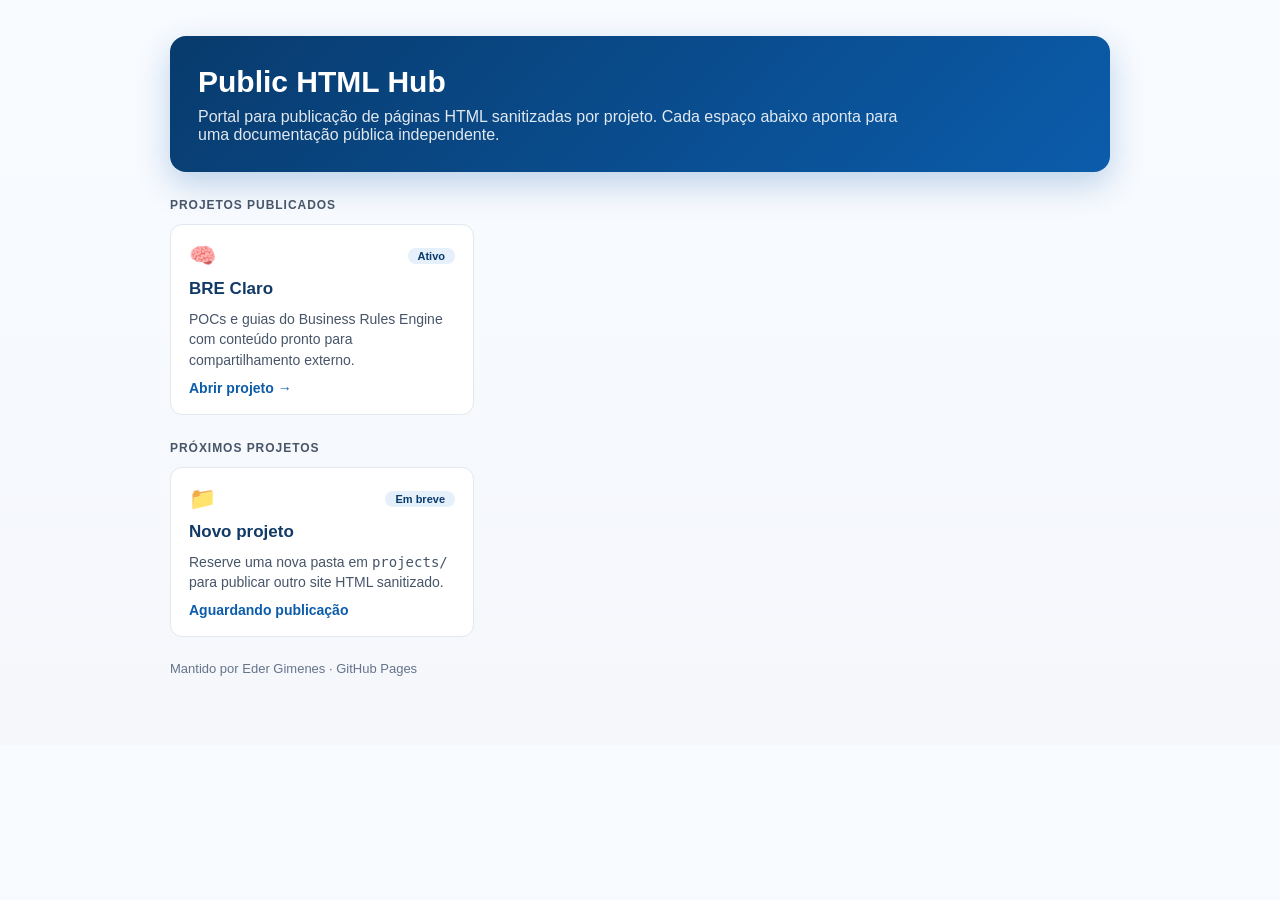
<file: index.html>
<!doctype html>
<html lang="pt-BR">
<head>
  <meta charset="utf-8">
  <meta name="viewport" content="width=device-width,initial-scale=1">
  <title>Public HTML Hub</title>
  <style>
    :root {
      --bg: #f5f7fb;
      --surface: #ffffff;
      --border: #e2e8f0;
      --text: #0f172a;
      --muted: #475569;
      --brand: #0b5cab;
      --brand-dark: #083b6d;
      --chip: #e6f0fb;
    }
    * { box-sizing: border-box; }
    body {
      margin: 0;
      font-family: -apple-system, BlinkMacSystemFont, "Segoe UI", Roboto, Arial, sans-serif;
      background: linear-gradient(180deg, #f8fbff 0%, var(--bg) 100%);
      color: var(--text);
    }
    .wrap {
      max-width: 980px;
      margin: 0 auto;
      padding: 36px 20px 56px;
    }
    .hero {
      background: linear-gradient(135deg, var(--brand-dark) 0%, var(--brand) 100%);
      border-radius: 16px;
      color: #fff;
      padding: 28px;
      box-shadow: 0 12px 32px rgba(11, 92, 171, 0.25);
    }
    .hero h1 {
      margin: 0 0 8px;
      font-size: 30px;
      line-height: 1.2;
    }
    .hero p {
      margin: 0;
      max-width: 700px;
      color: rgba(255, 255, 255, 0.88);
    }
    .section-title {
      margin: 26px 0 12px;
      font-size: 12px;
      font-weight: 700;
      letter-spacing: 0.08em;
      text-transform: uppercase;
      color: var(--muted);
    }
    .grid {
      display: grid;
      gap: 14px;
      grid-template-columns: repeat(auto-fill, minmax(260px, 1fr));
    }
    .card {
      display: flex;
      flex-direction: column;
      gap: 10px;
      text-decoration: none;
      color: inherit;
      background: var(--surface);
      border: 1px solid var(--border);
      border-radius: 12px;
      padding: 18px;
      transition: transform .12s ease, box-shadow .12s ease, border-color .12s ease;
      min-height: 156px;
    }
    .card:hover {
      transform: translateY(-2px);
      border-color: #bfd3ea;
      box-shadow: 0 10px 20px rgba(2, 40, 84, 0.08);
    }
    .top {
      display: flex;
      justify-content: space-between;
      align-items: center;
      gap: 8px;
    }
    .icon { font-size: 22px; }
    .chip {
      font-size: 11px;
      background: var(--chip);
      color: var(--brand-dark);
      padding: 2px 10px;
      border-radius: 999px;
      font-weight: 700;
    }
    .card h2 {
      font-size: 17px;
      margin: 0;
      color: #113a66;
    }
    .card p {
      margin: 0;
      color: var(--muted);
      font-size: 14px;
      line-height: 1.45;
    }
    .link {
      margin-top: auto;
      color: var(--brand);
      font-weight: 600;
      font-size: 14px;
    }
    .footer {
      margin-top: 24px;
      color: #64748b;
      font-size: 13px;
    }
  </style>
</head>
<body>
  <main class="wrap">
    <section class="hero">
      <h1>Public HTML Hub</h1>
      <p>Portal para publicação de páginas HTML sanitizadas por projeto. Cada espaço abaixo aponta para uma documentação pública independente.</p>
    </section>

    <div class="section-title">Projetos publicados</div>
    <section class="grid">
      <a class="card" href="./projects/bre-claro/">
        <div class="top">
          <span class="icon">🧠</span>
          <span class="chip">Ativo</span>
        </div>
        <h2>BRE Claro</h2>
        <p>POCs e guias do Business Rules Engine com conteúdo pronto para compartilhamento externo.</p>
        <span class="link">Abrir projeto →</span>
      </a>
    </section>

    <div class="section-title">Próximos projetos</div>
    <section class="grid">
      <article class="card" aria-disabled="true">
        <div class="top">
          <span class="icon">📁</span>
          <span class="chip">Em breve</span>
        </div>
        <h2>Novo projeto</h2>
        <p>Reserve uma nova pasta em <code>projects/</code> para publicar outro site HTML sanitizado.</p>
        <span class="link">Aguardando publicação</span>
      </article>
    </section>

    <p class="footer">Mantido por Eder Gimenes · GitHub Pages</p>
  </main>
</body>
</html>
</file>
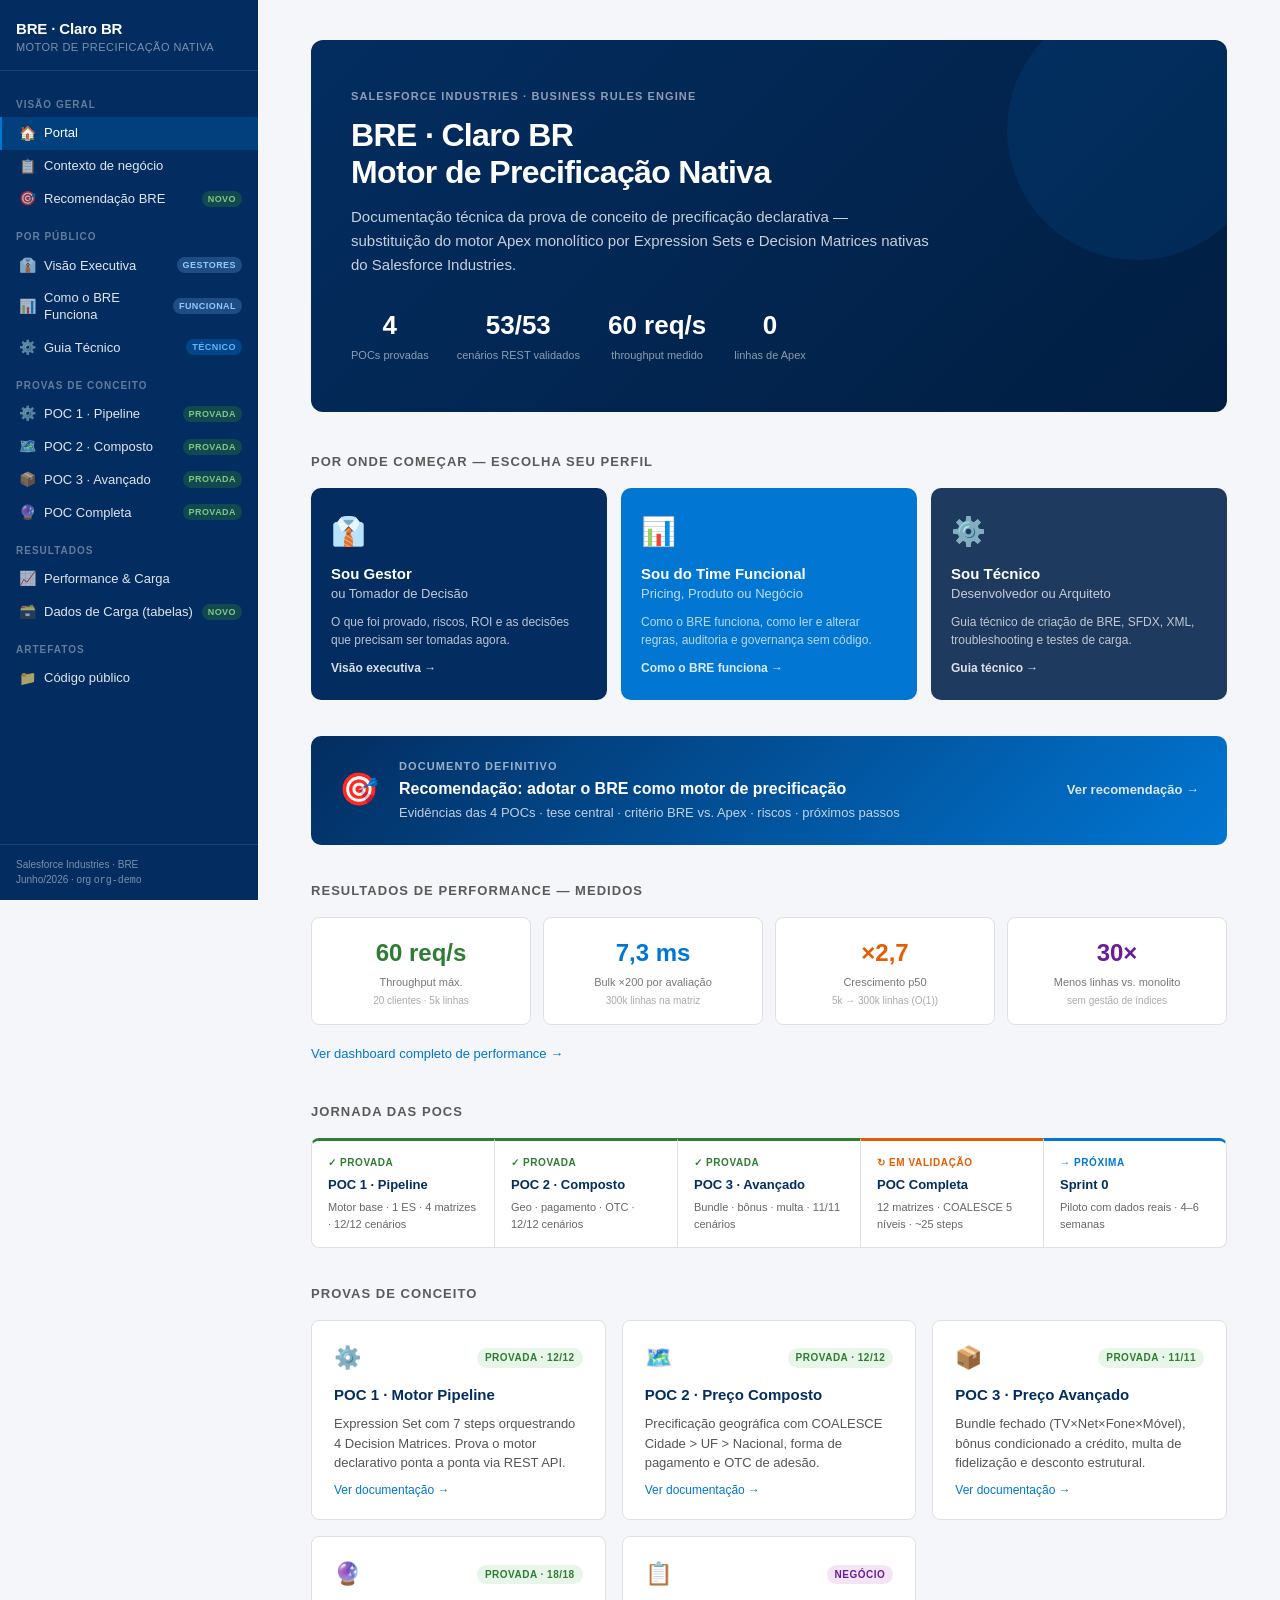
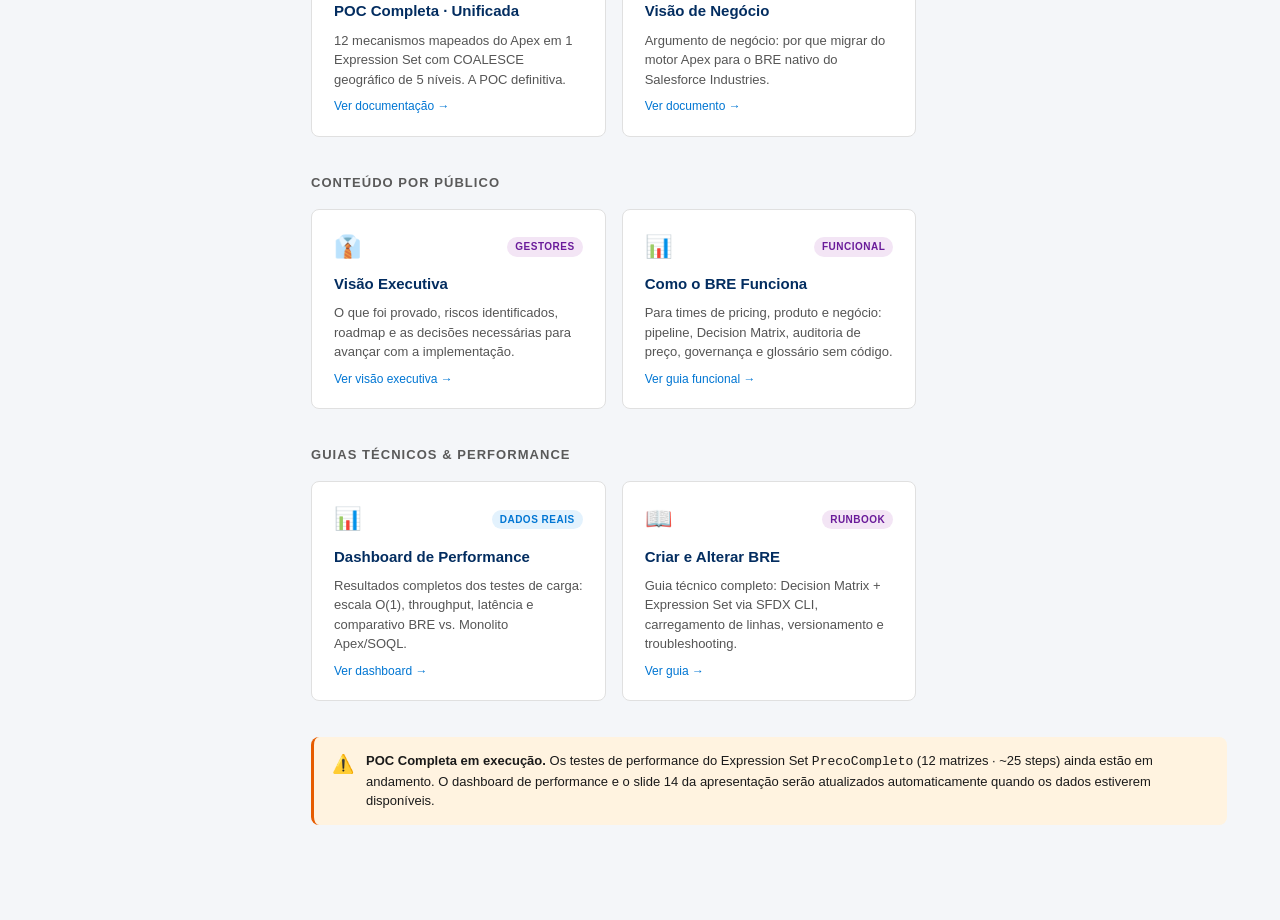
<file: projects/bre-claro/index.html>
<!DOCTYPE html>
<html lang="pt-BR">
<head>
<meta charset="UTF-8">
<meta name="viewport" content="width=device-width, initial-scale=1.0">
<title>BRE · Claro BR — Motor de Precificação Nativa</title>
<style>
  *, *::before, *::after { box-sizing: border-box; margin: 0; padding: 0; }
  body {
    font-family: -apple-system, BlinkMacSystemFont, 'Segoe UI', Helvetica, Arial, sans-serif;
    background: #F4F6F9;
    color: #1A1A1A;
    line-height: 1.55;
  }
  .page { max-width: 980px; margin: 0 auto; padding: 40px 32px 80px; }

  /* Hero */
  .hero {
    background: linear-gradient(135deg, #032D60 0%, #011E41 100%);
    border-radius: 12px;
    padding: 48px 40px;
    color: #fff;
    margin-bottom: 40px;
    position: relative;
    overflow: hidden;
  }
  .hero::before {
    content: '';
    position: absolute;
    right: -40px; top: -40px;
    width: 260px; height: 260px;
    border-radius: 50%;
    background: rgba(1,118,211,0.12);
  }
  .hero-label {
    font-size: 11px; font-weight: 700; letter-spacing: 0.1em;
    text-transform: uppercase; color: rgba(255,255,255,0.55);
    margin-bottom: 12px;
  }
  .hero h1 {
    font-size: 32px; font-weight: 800; line-height: 1.15;
    letter-spacing: -0.02em; margin-bottom: 14px;
  }
  .hero p {
    font-size: 15px; color: rgba(255,255,255,0.78); max-width: 580px;
    margin-bottom: 28px; line-height: 1.6;
  }
  .hero-kpis { display: flex; gap: 28px; flex-wrap: wrap; }
  .hero-kpi { text-align: center; }
  .hero-kpi .val { font-size: 26px; font-weight: 800; color: #fff; }
  .hero-kpi .lbl { font-size: 11px; color: rgba(255,255,255,0.55); margin-top: 2px; }

  /* Section title */
  .section-title {
    font-size: 13px; font-weight: 700; letter-spacing: 0.08em;
    text-transform: uppercase; color: #5A5A5A;
    margin-bottom: 16px; margin-top: 36px;
  }

  /* Card grid */
  .card-grid { display: grid; grid-template-columns: repeat(auto-fill, minmax(280px, 1fr)); gap: 16px; }
  .card {
    background: #fff; border-radius: 8px; border: 1px solid #E0E0E0;
    padding: 20px 22px; text-decoration: none; color: inherit;
    display: flex; flex-direction: column; gap: 8px;
    transition: border-color 0.15s, box-shadow 0.15s;
  }
  .card:hover { border-color: #0176D3; box-shadow: 0 2px 12px rgba(1,118,211,0.12); }
  .card-top { display: flex; align-items: center; justify-content: space-between; gap: 8px; }
  .card-icon { font-size: 22px; }
  .badge {
    font-size: 10px; font-weight: 700; letter-spacing: 0.05em;
    text-transform: uppercase; padding: 2px 8px; border-radius: 10px;
  }
  .badge-ok      { background: #E8F5E9; color: #2E7D32; }
  .badge-warn    { background: #FFF3E0; color: #E65C00; }
  .badge-pending { background: #E3F2FD; color: #0176D3; }
  .badge-info    { background: #F3E5F5; color: #6A1B9A; }
  .card h3 { font-size: 15px; font-weight: 700; color: #032D60; }
  .card p  { font-size: 13px; color: #555; line-height: 1.5; }
  .card-link { font-size: 12px; color: #0176D3; margin-top: auto; font-weight: 500; }

  /* Perf summary */
  .perf-row {
    display: grid; grid-template-columns: repeat(4, 1fr); gap: 12px;
    margin-bottom: 16px;
  }
  .perf-card {
    background: #fff; border-radius: 8px; border: 1px solid #E0E0E0;
    padding: 16px; text-align: center;
  }
  .perf-val { font-size: 24px; font-weight: 800; }
  .perf-lbl { font-size: 11px; color: #777; margin-top: 4px; line-height: 1.4; }
  .perf-note { font-size: 10px; color: #aaa; margin-top: 2px; }

  /* Timeline */
  .timeline { display: flex; gap: 0; margin: 16px 0; flex-wrap: wrap; }
  .tl-step {
    flex: 1; min-width: 180px;
    background: #fff; border: 1px solid #E0E0E0;
    border-radius: 0; padding: 14px 16px;
    border-right: none; position: relative;
  }
  .tl-step:first-child { border-radius: 8px 0 0 8px; }
  .tl-step:last-child  { border-right: 1px solid #E0E0E0; border-radius: 0 8px 8px 0; }
  .tl-step.done  { border-top: 3px solid #2E7D32; }
  .tl-step.doing { border-top: 3px solid #E65C00; }
  .tl-step.next  { border-top: 3px solid #0176D3; }
  .tl-tag { font-size: 10px; font-weight: 700; text-transform: uppercase; letter-spacing: 0.06em; margin-bottom: 4px; }
  .tl-tag.done  { color: #2E7D32; }
  .tl-tag.doing { color: #E65C00; }
  .tl-tag.next  { color: #0176D3; }
  .tl-step h4 { font-size: 13px; font-weight: 700; color: #032D60; margin-bottom: 4px; }
  .tl-step p  { font-size: 11px; color: #666; }

  /* Warning callout */
  .callout {
    border-radius: 8px; padding: 14px 18px;
    display: flex; gap: 12px; align-items: flex-start;
    margin: 16px 0;
  }
  .callout-warn { background: #FFF3E0; border-left: 3px solid #E65C00; }
  .callout-info { background: #E3F2FD; border-left: 3px solid #0176D3; }
  .callout p { font-size: 13px; line-height: 1.5; }

  @media (max-width: 600px) {
    .hero { padding: 28px 20px; }
    .hero h1 { font-size: 24px; }
    .card-grid { grid-template-columns: 1fr; }
    .perf-row { grid-template-columns: repeat(2, 1fr); }
  }
</style>
</head>
<body>
<div class="page">

  <!-- Hero -->
  <div class="hero">
    <div class="hero-label">Salesforce Industries · Business Rules Engine</div>
    <h1>BRE · Claro BR<br>Motor de Precificação Nativa</h1>
    <p>Documentação técnica da prova de conceito de precificação declarativa —
       substituição do motor Apex monolítico por Expression Sets e Decision Matrices
       nativas do Salesforce Industries.</p>
    <div class="hero-kpis">
      <div class="hero-kpi"><div class="val">4</div><div class="lbl">POCs provadas</div></div>
      <div class="hero-kpi"><div class="val">53/53</div><div class="lbl">cenários REST validados</div></div>
      <div class="hero-kpi"><div class="val">60 req/s</div><div class="lbl">throughput medido</div></div>
      <div class="hero-kpi"><div class="val">0</div><div class="lbl">linhas de Apex</div></div>
    </div>
  </div>

  <!-- Seletor de público -->
  <div class="section-title">Por onde começar — escolha seu perfil</div>
  <div style="display:grid;grid-template-columns:repeat(3,1fr);gap:14px;margin-bottom:36px">
    <a href="docs/para-gestores.html" style="text-decoration:none;background:#032D60;border-radius:10px;padding:22px 20px;display:flex;flex-direction:column;gap:10px;color:#fff;transition:opacity 0.15s" onmouseover="this.style.opacity=0.88" onmouseout="this.style.opacity=1">
      <div style="font-size:28px">👔</div>
      <div style="font-size:15px;font-weight:800;line-height:1.3">Sou Gestor<br><span style="font-weight:400;font-size:13px;opacity:0.75">ou Tomador de Decisão</span></div>
      <div style="font-size:12px;opacity:0.72;line-height:1.5">O que foi provado, riscos, ROI e as decisões que precisam ser tomadas agora.</div>
      <div style="font-size:12px;font-weight:700;opacity:0.85;margin-top:auto">Visão executiva →</div>
    </a>
    <a href="docs/para-funcionais.html" style="text-decoration:none;background:#0176D3;border-radius:10px;padding:22px 20px;display:flex;flex-direction:column;gap:10px;color:#fff;transition:opacity 0.15s" onmouseover="this.style.opacity=0.88" onmouseout="this.style.opacity=1">
      <div style="font-size:28px">📊</div>
      <div style="font-size:15px;font-weight:800;line-height:1.3">Sou do Time Funcional<br><span style="font-weight:400;font-size:13px;opacity:0.75">Pricing, Produto ou Negócio</span></div>
      <div style="font-size:12px;opacity:0.72;line-height:1.5">Como o BRE funciona, como ler e alterar regras, auditoria e governança sem código.</div>
      <div style="font-size:12px;font-weight:700;opacity:0.85;margin-top:auto">Como o BRE funciona →</div>
    </a>
    <a href="docs/guia-bre.html" style="text-decoration:none;background:#1E3A5F;border-radius:10px;padding:22px 20px;display:flex;flex-direction:column;gap:10px;color:#fff;transition:opacity 0.15s" onmouseover="this.style.opacity=0.88" onmouseout="this.style.opacity=1">
      <div style="font-size:28px">⚙️</div>
      <div style="font-size:15px;font-weight:800;line-height:1.3">Sou Técnico<br><span style="font-weight:400;font-size:13px;opacity:0.75">Desenvolvedor ou Arquiteto</span></div>
      <div style="font-size:12px;opacity:0.72;line-height:1.5">Guia técnico de criação de BRE, SFDX, XML, troubleshooting e testes de carga.</div>
      <div style="font-size:12px;font-weight:700;opacity:0.85;margin-top:auto">Guia técnico →</div>
    </a>
  </div>

  <!-- Recomendação -->
  <a href="docs/recomendacao.html" style="text-decoration:none;display:block;background:linear-gradient(135deg,#032D60,#0176D3);border-radius:10px;padding:22px 28px;margin-bottom:28px;display:flex;align-items:center;gap:20px;color:#fff">
    <div style="font-size:32px;flex-shrink:0">🎯</div>
    <div style="flex:1">
      <div style="font-size:11px;font-weight:700;text-transform:uppercase;letter-spacing:0.1em;opacity:0.6;margin-bottom:4px">Documento definitivo</div>
      <div style="font-size:16px;font-weight:800;line-height:1.3;margin-bottom:4px">Recomendação: adotar o BRE como motor de precificação</div>
      <div style="font-size:13px;opacity:0.75;line-height:1.5">Evidências das 4 POCs · tese central · critério BRE vs. Apex · riscos · próximos passos</div>
    </div>
    <div style="font-size:13px;font-weight:700;opacity:0.85;flex-shrink:0">Ver recomendação →</div>
  </a>

  <!-- Performance summary -->
  <div class="section-title">Resultados de performance — medidos</div>
  <div class="perf-row">
    <div class="perf-card">
      <div class="perf-val" style="color:#2E7D32">60 req/s</div>
      <div class="perf-lbl">Throughput máx.</div>
      <div class="perf-note">20 clientes · 5k linhas</div>
    </div>
    <div class="perf-card">
      <div class="perf-val" style="color:#0176D3">7,3 ms</div>
      <div class="perf-lbl">Bulk ×200 por avaliação</div>
      <div class="perf-note">300k linhas na matriz</div>
    </div>
    <div class="perf-card">
      <div class="perf-val" style="color:#E65C00">×2,7</div>
      <div class="perf-lbl">Crescimento p50</div>
      <div class="perf-note">5k → 300k linhas (O(1))</div>
    </div>
    <div class="perf-card">
      <div class="perf-val" style="color:#6A1B9A">30×</div>
      <div class="perf-lbl">Menos linhas vs. monolito</div>
      <div class="perf-note">sem gestão de índices</div>
    </div>
  </div>
  <a href="docs/performance.html" style="font-size:13px;color:#0176D3;text-decoration:none;font-weight:500;">
    Ver dashboard completo de performance →
  </a>

  <!-- Roadmap -->
  <div class="section-title">Jornada das POCs</div>
  <div class="timeline">
    <div class="tl-step done">
      <div class="tl-tag done">✓ Provada</div>
      <h4>POC 1 · Pipeline</h4>
      <p>Motor base · 1 ES · 4 matrizes · 12/12 cenários</p>
    </div>
    <div class="tl-step done">
      <div class="tl-tag done">✓ Provada</div>
      <h4>POC 2 · Composto</h4>
      <p>Geo · pagamento · OTC · 12/12 cenários</p>
    </div>
    <div class="tl-step done">
      <div class="tl-tag done">✓ Provada</div>
      <h4>POC 3 · Avançado</h4>
      <p>Bundle · bônus · multa · 11/11 cenários</p>
    </div>
    <div class="tl-step doing">
      <div class="tl-tag doing">↻ Em validação</div>
      <h4>POC Completa</h4>
      <p>12 matrizes · COALESCE 5 níveis · ~25 steps</p>
    </div>
    <div class="tl-step next">
      <div class="tl-tag next">→ Próxima</div>
      <h4>Sprint 0</h4>
      <p>Piloto com dados reais · 4–6 semanas</p>
    </div>
  </div>

  <!-- POCs -->
  <div class="section-title">Provas de Conceito</div>
  <div class="card-grid">
    <a href="docs/poc-bre-claro.html" class="card">
      <div class="card-top">
        <span class="card-icon">⚙️</span>
        <span class="badge badge-ok">Provada · 12/12</span>
      </div>
      <h3>POC 1 · Motor Pipeline</h3>
      <p>Expression Set com 7 steps orquestrando 4 Decision Matrices.
         Prova o motor declarativo ponta a ponta via REST API.</p>
      <span class="card-link">Ver documentação →</span>
    </a>
    <a href="docs/poc-bre-composto.html" class="card">
      <div class="card-top">
        <span class="card-icon">🗺️</span>
        <span class="badge badge-ok">Provada · 12/12</span>
      </div>
      <h3>POC 2 · Preço Composto</h3>
      <p>Precificação geográfica com COALESCE Cidade > UF > Nacional,
         forma de pagamento e OTC de adesão.</p>
      <span class="card-link">Ver documentação →</span>
    </a>
    <a href="docs/poc-bre-avancado.html" class="card">
      <div class="card-top">
        <span class="card-icon">📦</span>
        <span class="badge badge-ok">Provada · 11/11</span>
      </div>
      <h3>POC 3 · Preço Avançado</h3>
      <p>Bundle fechado (TV×Net×Fone×Móvel), bônus condicionado a crédito,
         multa de fidelização e desconto estrutural.</p>
      <span class="card-link">Ver documentação →</span>
    </a>
    <a href="docs/poc-bre-completa.html" class="card">
      <div class="card-top">
        <span class="card-icon">🔮</span>
        <span class="badge badge-ok">Provada · 18/18</span>
      </div>
      <h3>POC Completa · Unificada</h3>
      <p>12 mecanismos mapeados do Apex em 1 Expression Set com COALESCE
         geográfico de 5 níveis. A POC definitiva.</p>
      <span class="card-link">Ver documentação →</span>
    </a>
    <a href="docs/visao-negocio-precificacao.html" class="card">
      <div class="card-top">
        <span class="card-icon">📋</span>
        <span class="badge badge-info">Negócio</span>
      </div>
      <h3>Visão de Negócio</h3>
      <p>Argumento de negócio: por que migrar do motor Apex para o BRE nativo
         do Salesforce Industries.</p>
      <span class="card-link">Ver documento →</span>
    </a>
  </div>

  <!-- Para gestores e funcionais -->
  <div class="section-title">Conteúdo por Público</div>
  <div class="card-grid">
    <a href="docs/para-gestores.html" class="card">
      <div class="card-top">
        <span class="card-icon">👔</span>
        <span class="badge badge-info">Gestores</span>
      </div>
      <h3>Visão Executiva</h3>
      <p>O que foi provado, riscos identificados, roadmap e as decisões necessárias
         para avançar com a implementação.</p>
      <span class="card-link">Ver visão executiva →</span>
    </a>
    <a href="docs/para-funcionais.html" class="card">
      <div class="card-top">
        <span class="card-icon">📊</span>
        <span class="badge badge-info">Funcional</span>
      </div>
      <h3>Como o BRE Funciona</h3>
      <p>Para times de pricing, produto e negócio: pipeline, Decision Matrix,
         auditoria de preço, governança e glossário sem código.</p>
      <span class="card-link">Ver guia funcional →</span>
    </a>
  </div>

  <!-- Guias técnicos -->
  <div class="section-title">Guias Técnicos &amp; Performance</div>
  <div class="card-grid">
    <a href="docs/performance.html" class="card">
      <div class="card-top">
        <span class="card-icon">📊</span>
        <span class="badge badge-pending">Dados reais</span>
      </div>
      <h3>Dashboard de Performance</h3>
      <p>Resultados completos dos testes de carga: escala O(1), throughput,
         latência e comparativo BRE vs. Monolito Apex/SOQL.</p>
      <span class="card-link">Ver dashboard →</span>
    </a>
    <a href="docs/guia-bre.html" class="card">
      <div class="card-top">
        <span class="card-icon">📖</span>
        <span class="badge badge-info">Runbook</span>
      </div>
      <h3>Criar e Alterar BRE</h3>
      <p>Guia técnico completo: Decision Matrix + Expression Set via SFDX CLI,
         carregamento de linhas, versionamento e troubleshooting.</p>
      <span class="card-link">Ver guia →</span>
    </a>
  </div>

  <div class="callout callout-warn" style="margin-top:36px">
    <span style="font-size:18px">⚠️</span>
    <p><strong>POC Completa em execução.</strong>
       Os testes de performance do Expression Set <code>PrecoCompleto</code> (12 matrizes · ~25 steps)
       ainda estão em andamento. O dashboard de performance e o slide 14 da apresentação serão
       atualizados automaticamente quando os dados estiverem disponíveis.</p>
  </div>

</div><!-- /.page -->

<!-- ── Sidebar global ─────────────────────────────────────────────────────── -->
<link rel="stylesheet" href="assets/site.css">
<script>var BRE_BASE = '.';</script>
<script src="assets/nav.js"></script>
</body>
</html>
</file>
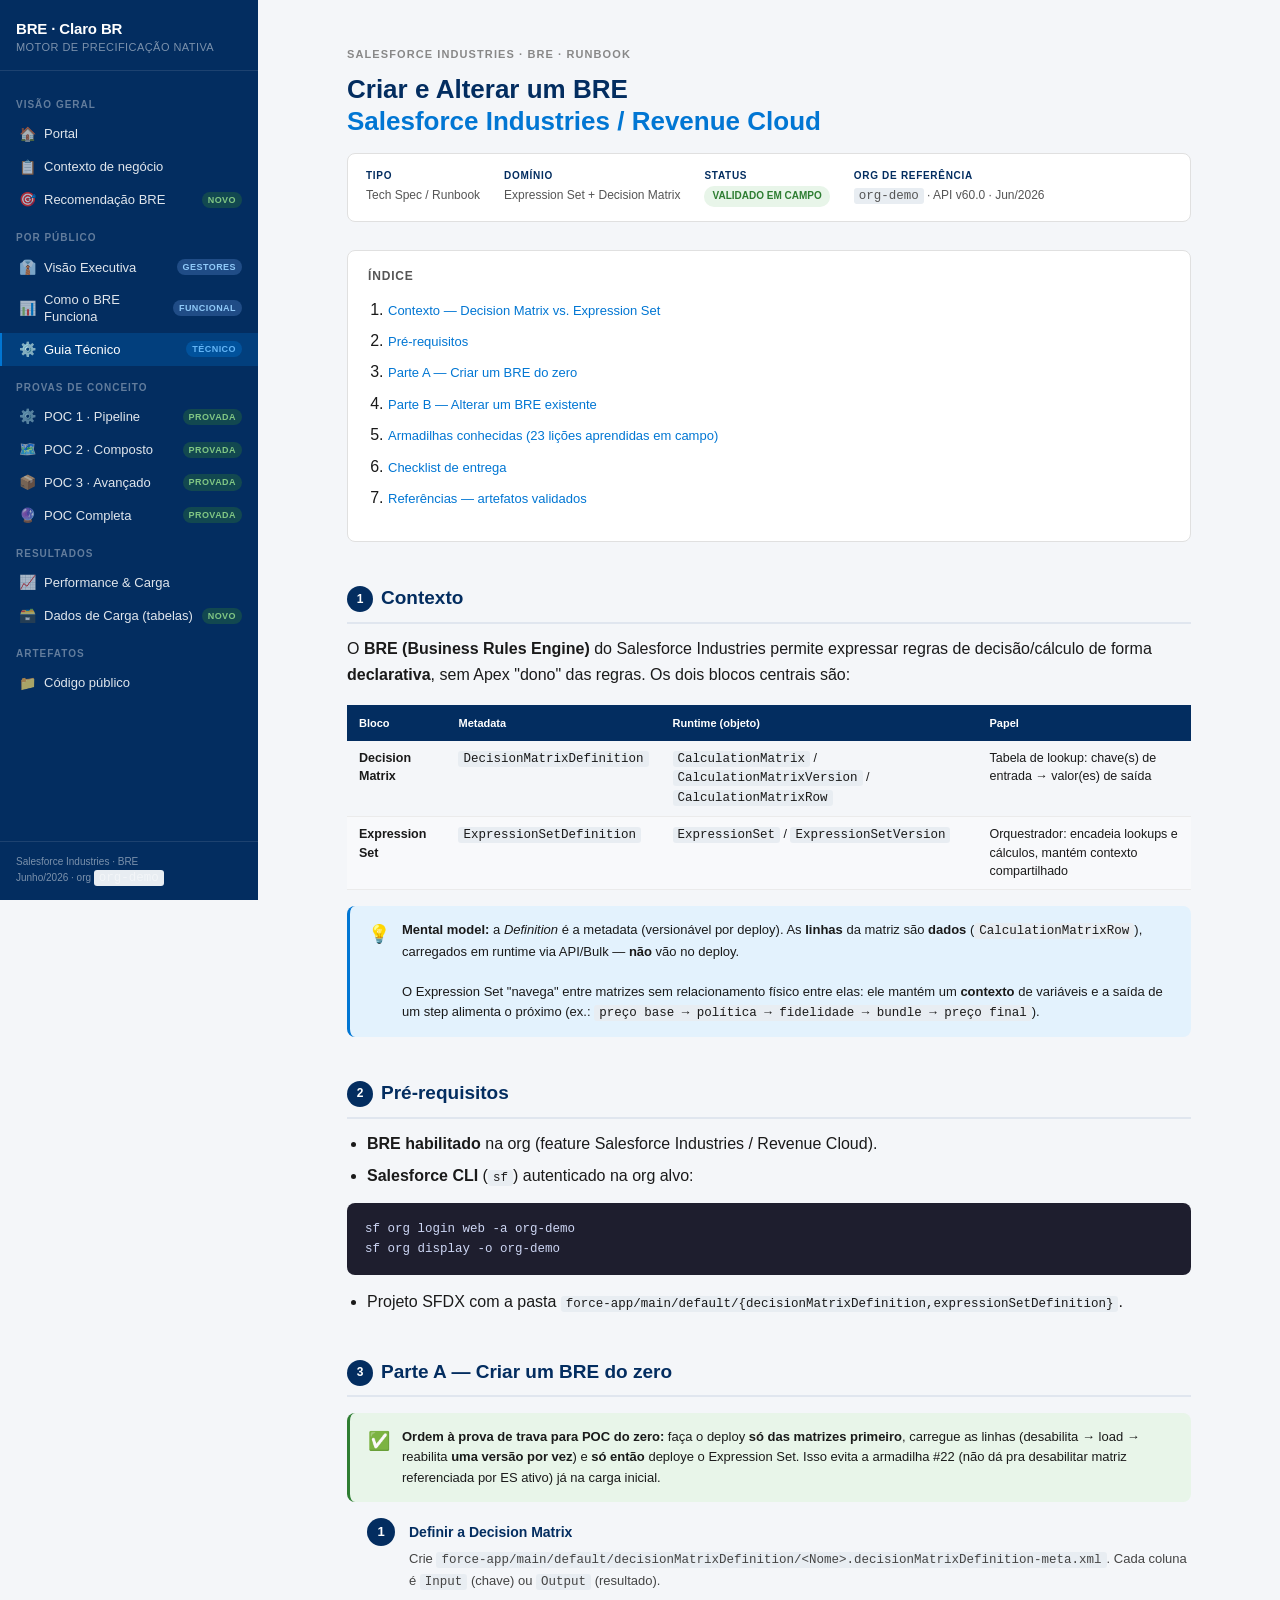
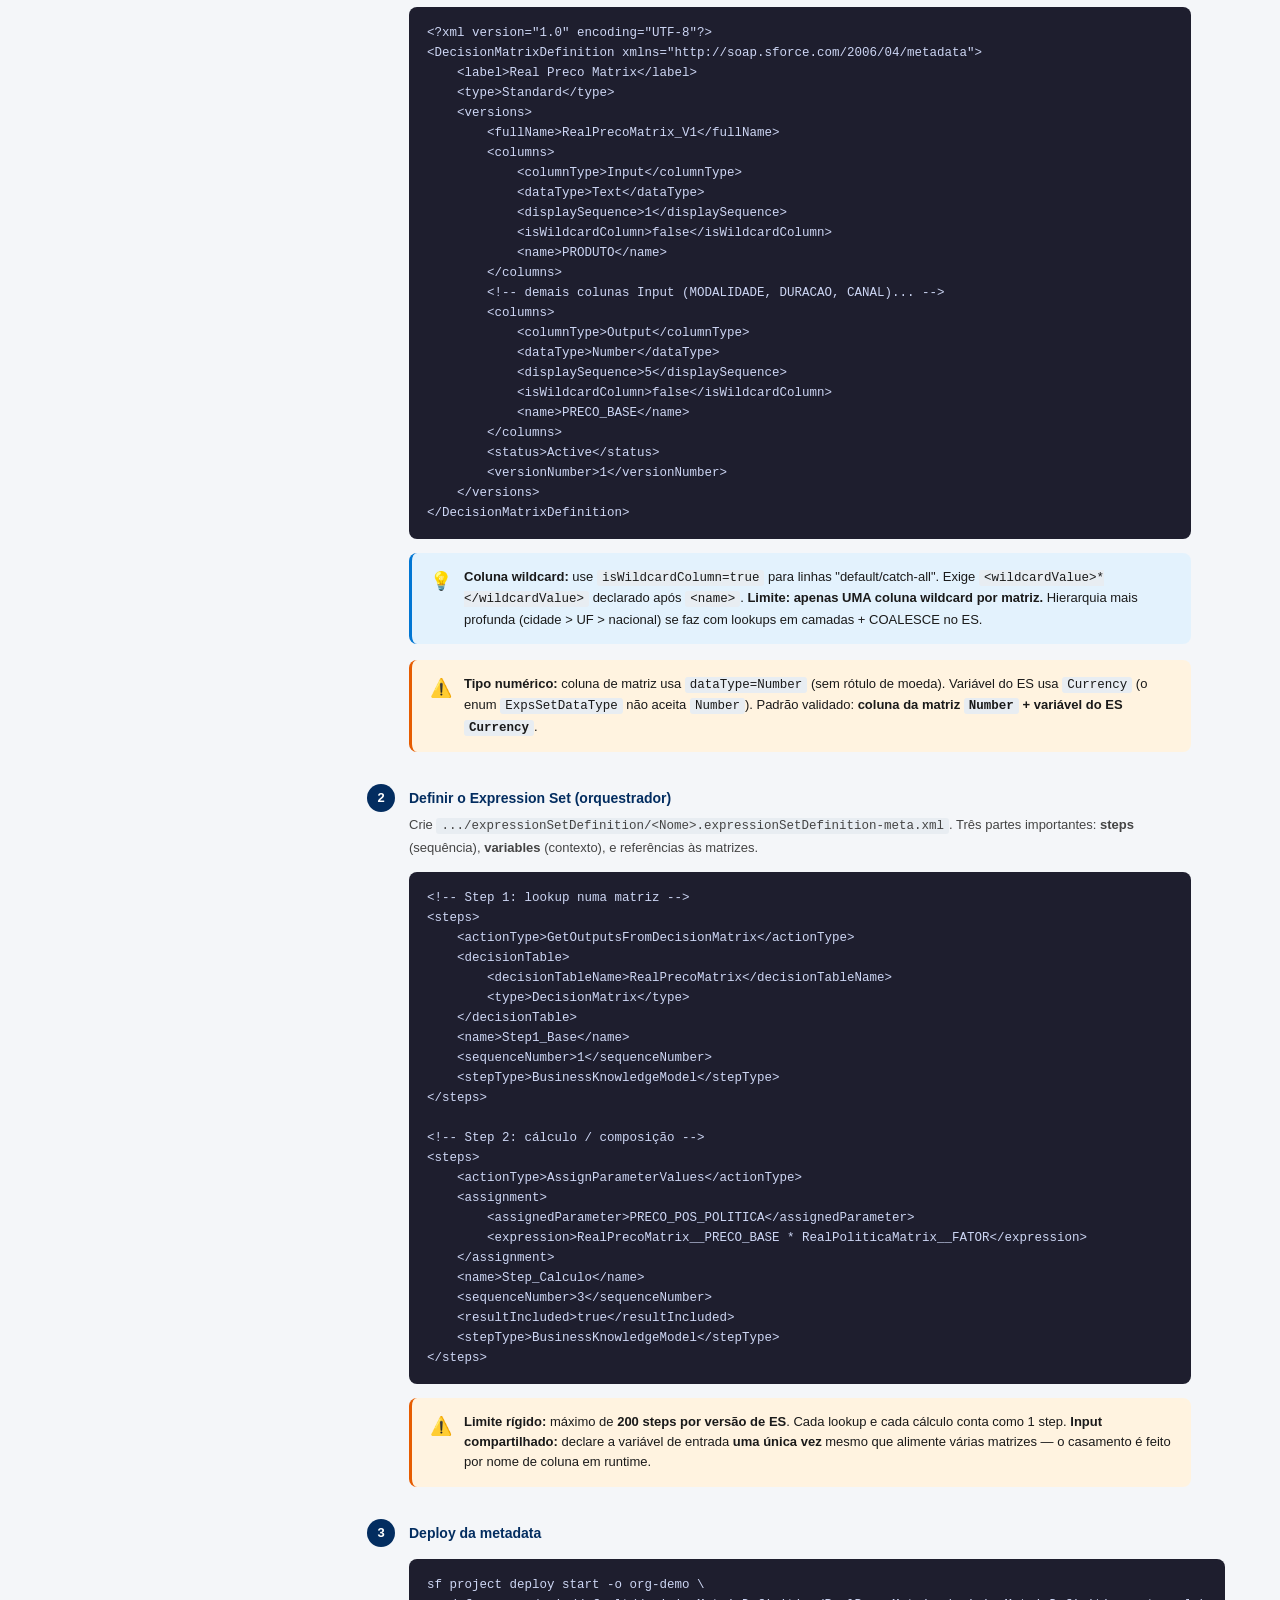
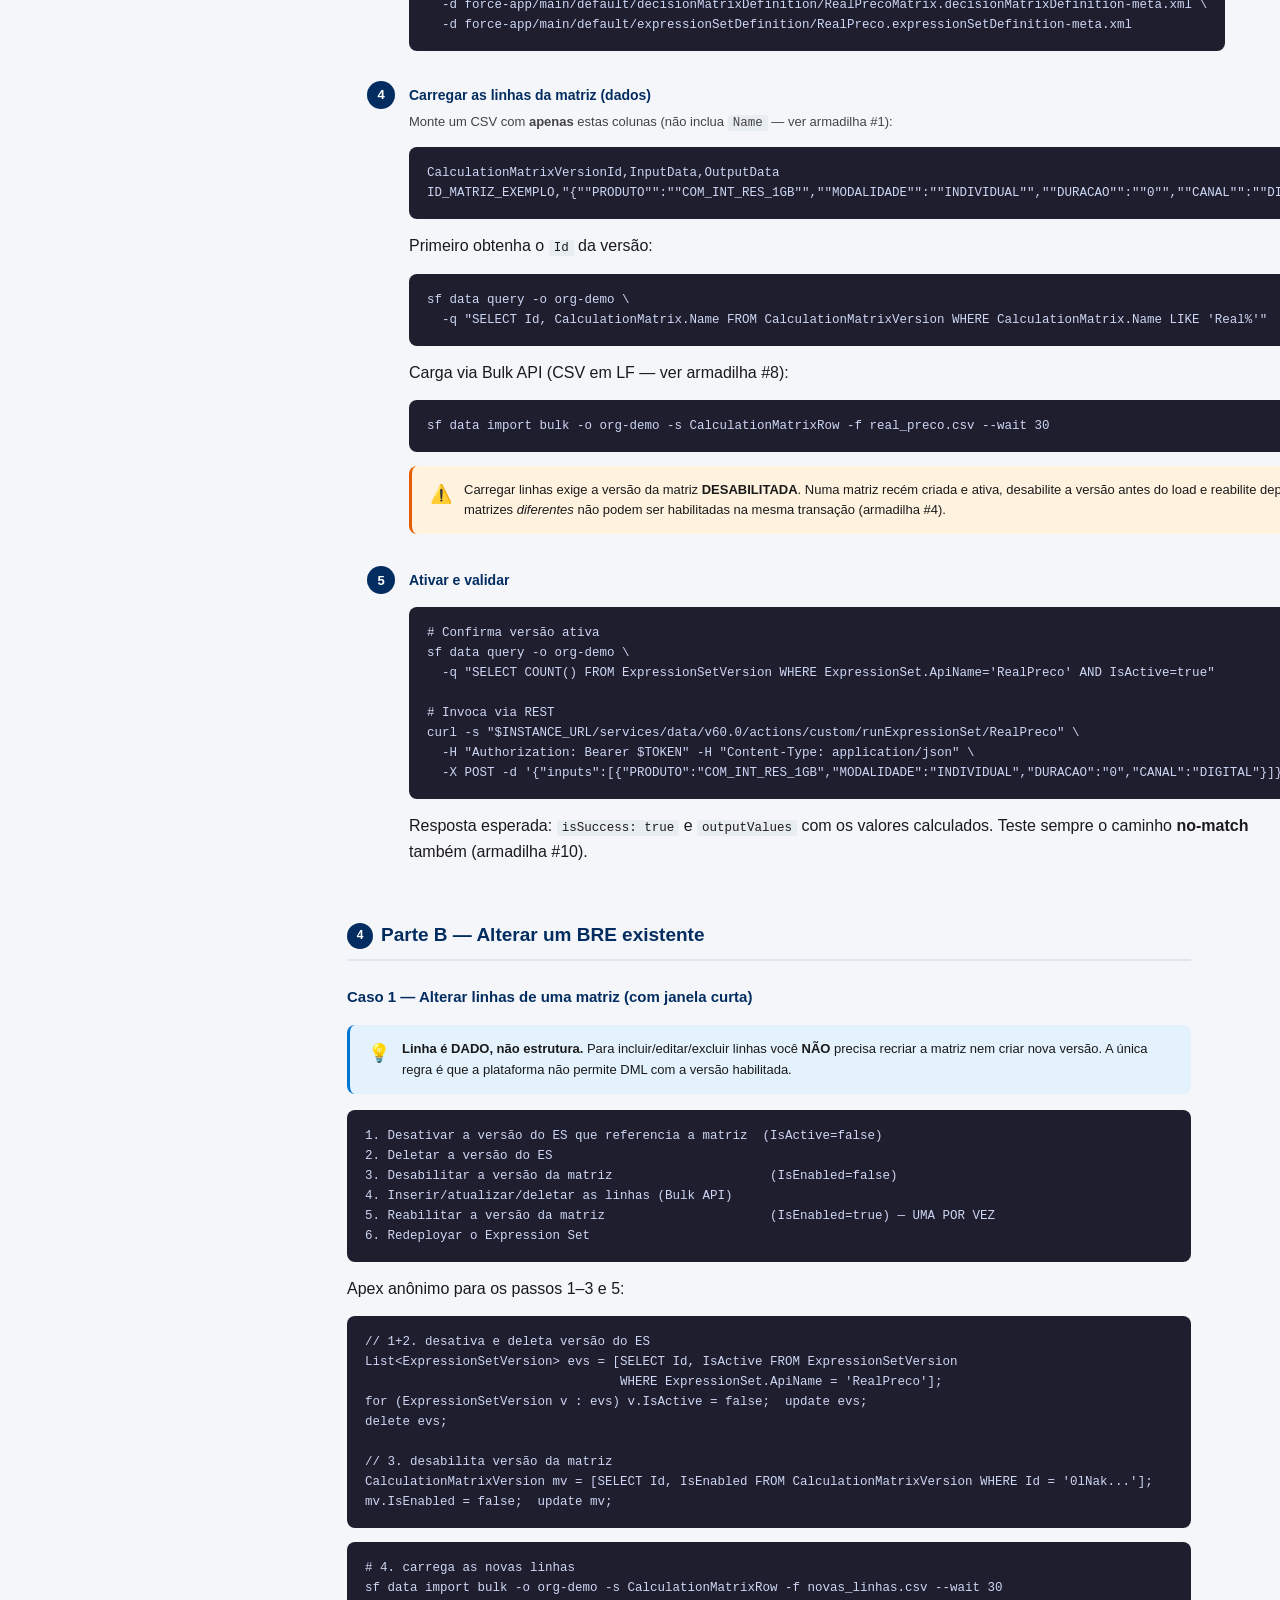
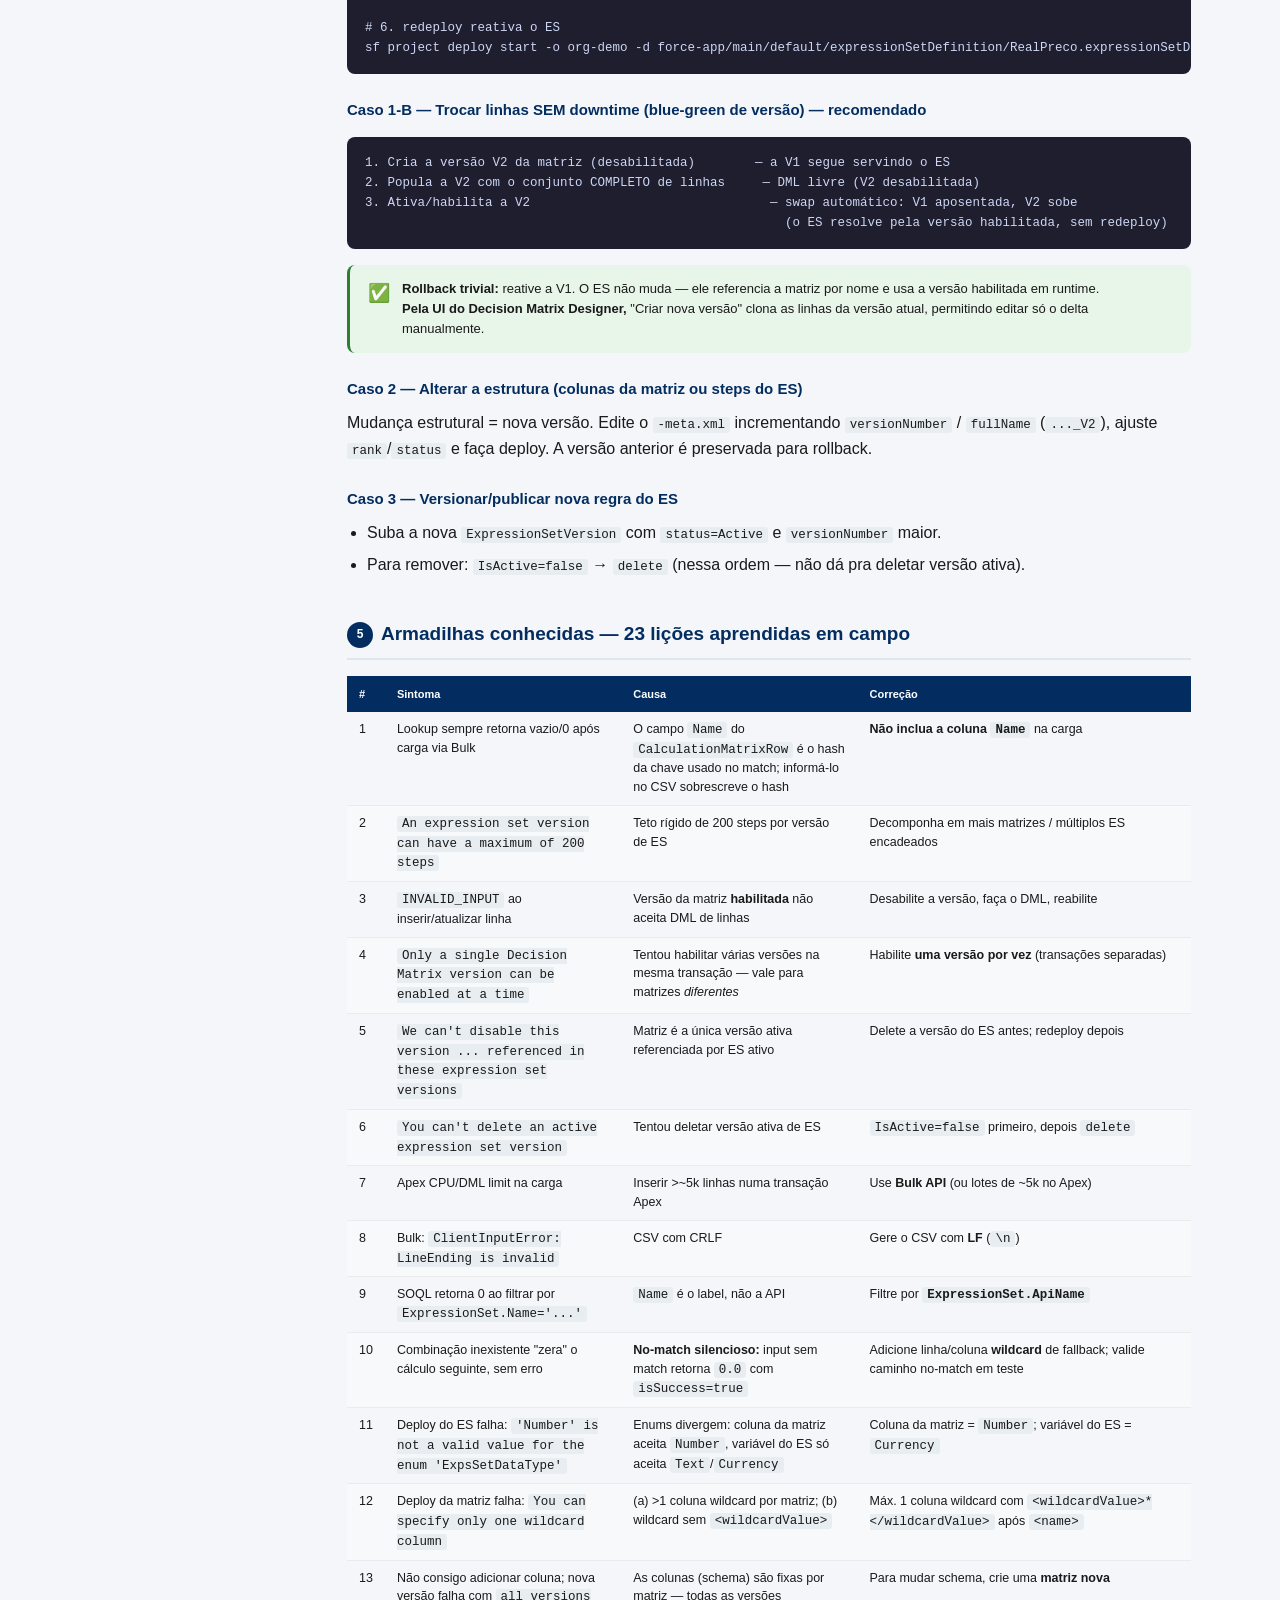
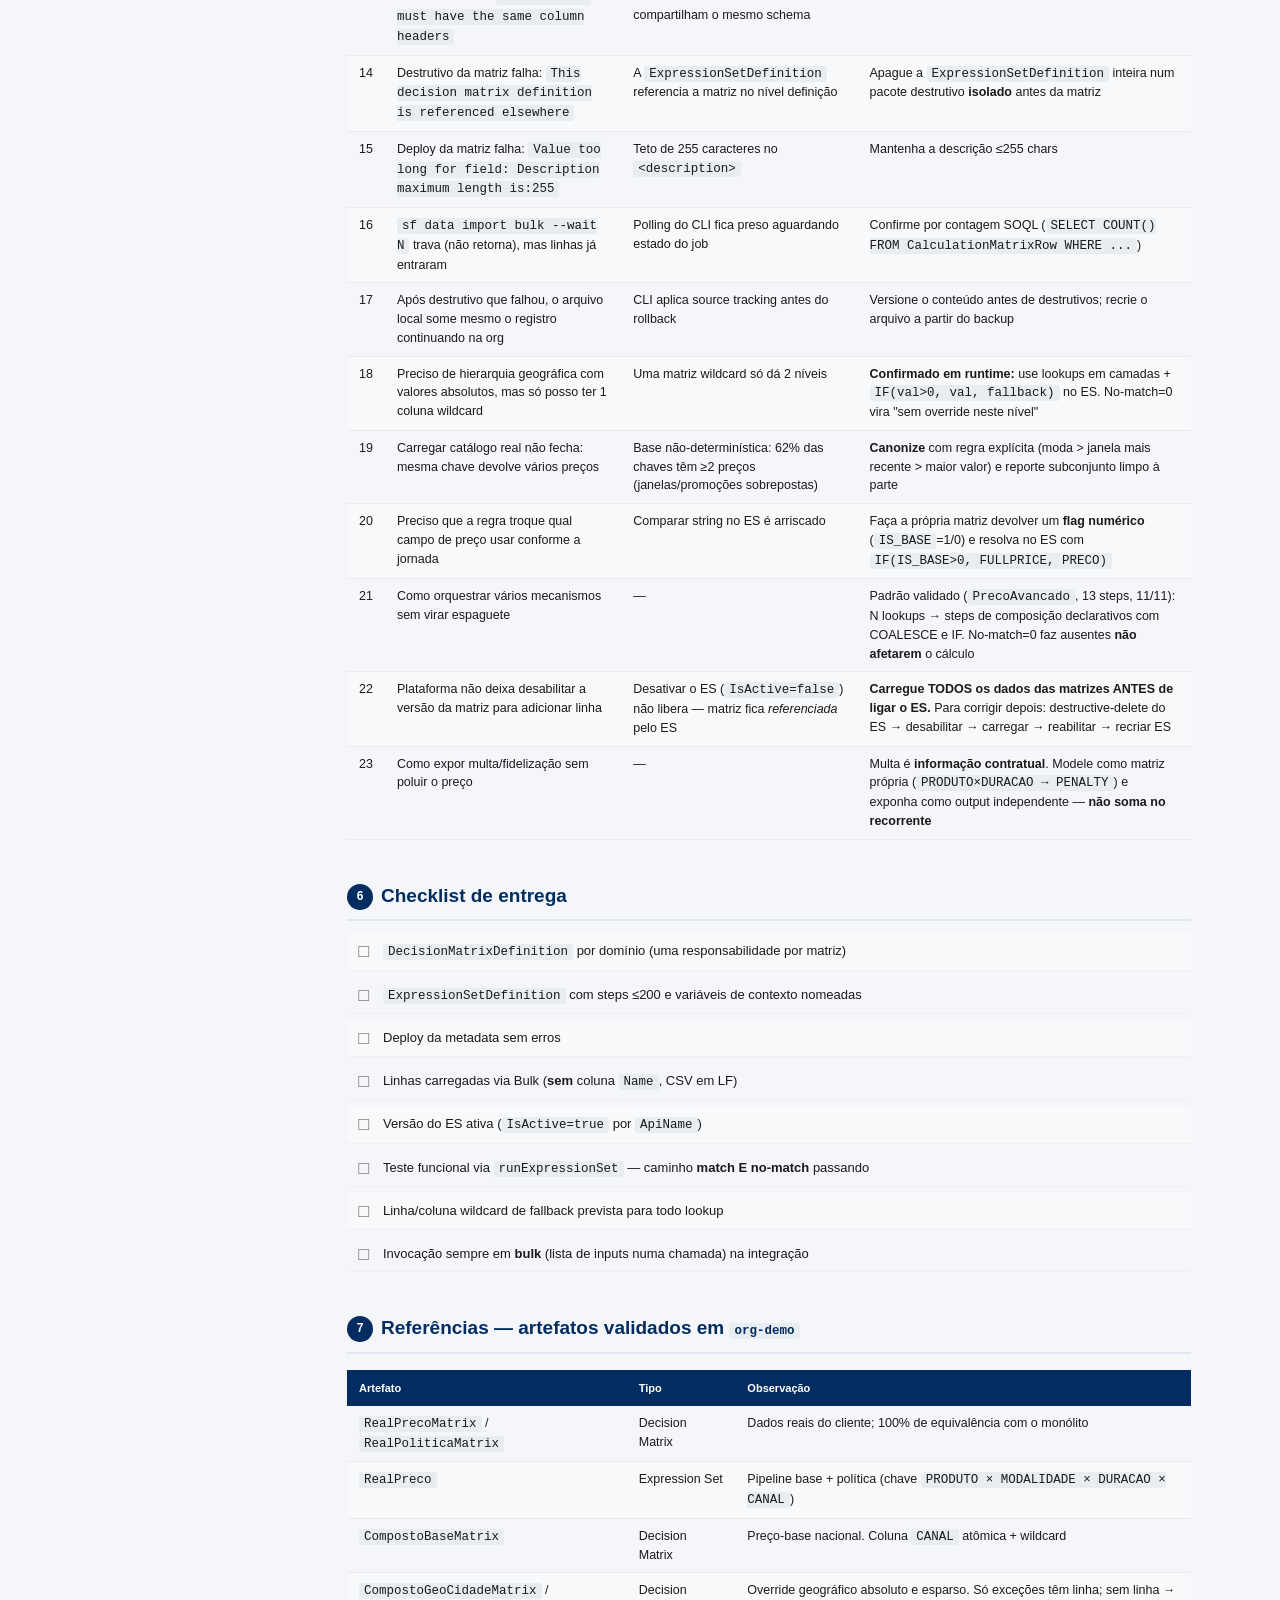
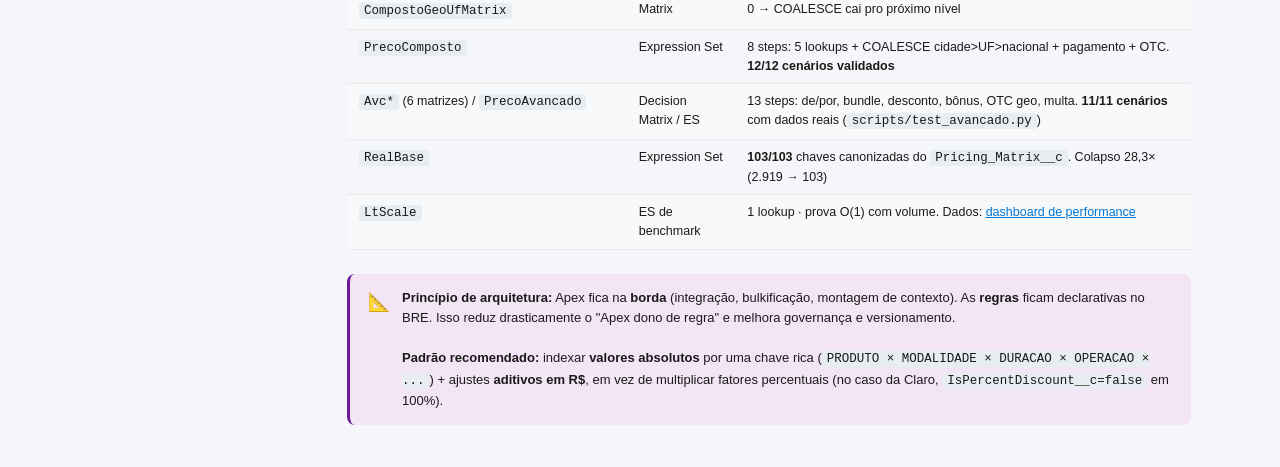
<file: projects/bre-claro/docs/guia-bre.html>
<!DOCTYPE html>
<html lang="pt-BR">
<head>
<meta charset="UTF-8">
<meta name="viewport" content="width=device-width, initial-scale=1.0">
<title>Guia Técnico BRE — Criar e Alterar · Claro BR</title>
<style>
  *, *::before, *::after { box-sizing: border-box; margin: 0; padding: 0; }
  body {
    font-family: -apple-system, BlinkMacSystemFont, 'Segoe UI', Helvetica, Arial, sans-serif;
    background: #F4F6F9; color: #1A1A1A; line-height: 1.65;
  }
  .page { max-width: 900px; margin: 0 auto; padding: 40px 28px 100px; }
  h1 { font-size: 26px; font-weight: 800; color: #032D60; margin-bottom: 6px; line-height: 1.2; }
  h2 { font-size: 19px; font-weight: 700; color: #032D60; margin: 40px 0 12px; padding-bottom: 8px; border-bottom: 2px solid #E0E6EF; }
  h3 { font-size: 15px; font-weight: 700; color: #032D60; margin: 24px 0 8px; }
  p  { margin-bottom: 14px; }
  a  { color: #0176D3; }
  strong { font-weight: 700; }
  em { font-style: italic; }

  /* Meta header */
  .meta { background: #fff; border-radius: 8px; border: 1px solid #E0E0E0; padding: 14px 18px; margin-bottom: 28px; display: flex; gap: 24px; flex-wrap: wrap; }
  .meta-item { font-size: 12px; color: #555; }
  .meta-item strong { color: #032D60; display: block; font-size: 10px; letter-spacing: 0.07em; text-transform: uppercase; margin-bottom: 2px; }
  .meta-badge { display: inline-block; padding: 2px 8px; border-radius: 10px; font-size: 10px; font-weight: 700; text-transform: uppercase; background: #E8F5E9; color: #2E7D32; }

  /* Section numbers */
  .sec-num { background: #032D60; color: #fff; border-radius: 50%; width: 26px; height: 26px; display: inline-flex; align-items: center; justify-content: center; font-size: 12px; font-weight: 700; margin-right: 8px; flex-shrink: 0; vertical-align: middle; }

  /* Code */
  pre {
    background: #1E1E2E; color: #CDD6F4; border-radius: 8px;
    padding: 16px 18px; margin: 14px 0; overflow-x: auto;
    font-family: 'SF Mono', 'Fira Code', Consolas, monospace;
    font-size: 12.5px; line-height: 1.6;
  }
  code { background: #E8EDF2; padding: 1px 5px; border-radius: 3px; font-size: 12.5px; font-family: 'SF Mono', 'Fira Code', Consolas, monospace; }
  pre code { background: none; padding: 0; font-size: inherit; }

  /* Callouts */
  .callout {
    border-radius: 8px; padding: 14px 18px; margin: 16px 0;
    display: flex; gap: 12px; font-size: 13px; line-height: 1.55;
  }
  .callout-icon { font-size: 18px; flex-shrink: 0; margin-top: 1px; }
  .callout-tip  { background: #E3F2FD; border-left: 3px solid #0176D3; }
  .callout-warn { background: #FFF3E0; border-left: 3px solid #E65C00; }
  .callout-ok   { background: #E8F5E9; border-left: 3px solid #2E7D32; }
  .callout-note { background: #F3E5F5; border-left: 3px solid #6A1B9A; }
  .callout ul, .callout ol { padding-left: 18px; margin-top: 6px; }
  .callout li { margin-bottom: 4px; }

  /* Tables */
  .table-wrap { overflow-x: auto; margin: 16px 0; }
  table { width: 100%; border-collapse: collapse; font-size: 12.5px; min-width: 480px; }
  th { background: #032D60; color: #fff; padding: 9px 12px; text-align: left; font-size: 11px; font-weight: 700; }
  td { padding: 8px 12px; border-bottom: 1px solid #EBEBEB; vertical-align: top; line-height: 1.5; }
  tr:nth-child(even) td { background: #F8F9FB; }

  /* Steps */
  .steps { list-style: none; margin: 16px 0; }
  .step { display: flex; gap: 14px; margin-bottom: 16px; }
  .step-num {
    width: 28px; height: 28px; border-radius: 50%; background: #032D60;
    color: #fff; font-size: 13px; font-weight: 700; flex-shrink: 0;
    display: flex; align-items: center; justify-content: center;
  }
  .step-body { flex: 1; padding-top: 3px; }
  .step-title { font-weight: 700; color: #032D60; font-size: 14px; margin-bottom: 4px; }
  .step-desc  { font-size: 13px; color: #444; }

  /* Arm table row */
  .arm-num { background: #032D60; color: #fff; border-radius: 50%; width: 22px; height: 22px; display: inline-flex; align-items: center; justify-content: center; font-size: 10px; font-weight: 700; flex-shrink: 0; }

  ul, ol { padding-left: 20px; margin-bottom: 14px; }
  li { margin-bottom: 6px; }

  .toc { background: #fff; border: 1px solid #E0E0E0; border-radius: 8px; padding: 16px 20px; margin-bottom: 28px; }
  .toc-title { font-size: 12px; font-weight: 700; text-transform: uppercase; letter-spacing: 0.07em; color: #555; margin-bottom: 10px; }
  .toc a { color: #0176D3; text-decoration: none; font-size: 13px; }
  .toc a:hover { text-decoration: underline; }
  .toc li { margin-bottom: 5px; }

  .divider { height: 1px; background: #E0E0E0; margin: 32px 0; }

  .badge { display: inline-block; padding: 1px 7px; border-radius: 8px; font-size: 10px; font-weight: 700; }
  .badge-ok { background: #E8F5E9; color: #2E7D32; }
  .badge-warn { background: #FFF3E0; color: #E65C00; }

  .checklist { list-style: none; padding-left: 0; }
  .checklist li { padding: 7px 12px 7px 36px; position: relative; border-bottom: 1px solid #F0F0F0; font-size: 13px; }
  .checklist li::before { content: '☐'; position: absolute; left: 10px; font-size: 15px; color: #888; }
  .checklist li:nth-child(odd) { background: #F8F9FB; }
</style>
</head>
<body>
<div class="page">

  <!-- Header -->
  <div style="margin-bottom:8px">
    <span style="font-size:11px;font-weight:700;letter-spacing:0.1em;text-transform:uppercase;color:#888">
      Salesforce Industries · BRE · Runbook
    </span>
  </div>
  <h1>Criar e Alterar um BRE<br><span style="color:#0176D3">Salesforce Industries / Revenue Cloud</span></h1>

  <!-- Meta -->
  <div class="meta" style="margin-top:16px">
    <div class="meta-item"><strong>Tipo</strong>Tech Spec / Runbook</div>
    <div class="meta-item"><strong>Domínio</strong>Expression Set + Decision Matrix</div>
    <div class="meta-item"><strong>Status</strong><span class="meta-badge">Validado em campo</span></div>
    <div class="meta-item"><strong>Org de referência</strong><code>org-demo</code> · API v60.0 · Jun/2026</div>
  </div>

  <!-- ToC -->
  <div class="toc">
    <div class="toc-title">Índice</div>
    <ol>
      <li><a href="#contexto">Contexto — Decision Matrix vs. Expression Set</a></li>
      <li><a href="#prereqs">Pré-requisitos</a></li>
      <li><a href="#parte-a">Parte A — Criar um BRE do zero</a></li>
      <li><a href="#parte-b">Parte B — Alterar um BRE existente</a></li>
      <li><a href="#armadilhas">Armadilhas conhecidas (23 lições aprendidas em campo)</a></li>
      <li><a href="#checklist">Checklist de entrega</a></li>
      <li><a href="#referencias">Referências — artefatos validados</a></li>
    </ol>
  </div>

  <!-- 1. CONTEXTO -->
  <h2 id="contexto"><span class="sec-num">1</span>Contexto</h2>
  <p>O <strong>BRE (Business Rules Engine)</strong> do Salesforce Industries permite expressar regras de
  decisão/cálculo de forma <strong>declarativa</strong>, sem Apex "dono" das regras. Os dois blocos centrais são:</p>

  <div class="table-wrap">
    <table>
      <thead><tr><th>Bloco</th><th>Metadata</th><th>Runtime (objeto)</th><th>Papel</th></tr></thead>
      <tbody>
        <tr>
          <td><strong>Decision Matrix</strong></td>
          <td><code>DecisionMatrixDefinition</code></td>
          <td><code>CalculationMatrix</code> / <code>CalculationMatrixVersion</code> / <code>CalculationMatrixRow</code></td>
          <td>Tabela de lookup: chave(s) de entrada → valor(es) de saída</td>
        </tr>
        <tr>
          <td><strong>Expression Set</strong></td>
          <td><code>ExpressionSetDefinition</code></td>
          <td><code>ExpressionSet</code> / <code>ExpressionSetVersion</code></td>
          <td>Orquestrador: encadeia lookups e cálculos, mantém contexto compartilhado</td>
        </tr>
      </tbody>
    </table>
  </div>

  <div class="callout callout-tip">
    <span class="callout-icon">💡</span>
    <div>
      <strong>Mental model:</strong> a <em>Definition</em> é a metadata (versionável por deploy).
      As <strong>linhas</strong> da matriz são <strong>dados</strong> (<code>CalculationMatrixRow</code>),
      carregados em runtime via API/Bulk — <strong>não</strong> vão no deploy.<br><br>
      O Expression Set "navega" entre matrizes sem relacionamento físico entre elas: ele mantém um
      <strong>contexto</strong> de variáveis e a saída de um step alimenta o próximo
      (ex.: <code>preço base → política → fidelidade → bundle → preço final</code>).
    </div>
  </div>

  <!-- 2. PRÉ-REQUISITOS -->
  <h2 id="prereqs"><span class="sec-num">2</span>Pré-requisitos</h2>
  <ul>
    <li><strong>BRE habilitado</strong> na org (feature Salesforce Industries / Revenue Cloud).</li>
    <li><strong>Salesforce CLI</strong> (<code>sf</code>) autenticado na org alvo:</li>
  </ul>
  <pre><code>sf org login web -a org-demo
sf org display -o org-demo</code></pre>
  <ul>
    <li>Projeto SFDX com a pasta <code>force-app/main/default/{decisionMatrixDefinition,expressionSetDefinition}</code>.</li>
  </ul>

  <!-- 3. PARTE A -->
  <h2 id="parte-a"><span class="sec-num">3</span>Parte A — Criar um BRE do zero</h2>

  <div class="callout callout-ok">
    <span class="callout-icon">✅</span>
    <div><strong>Ordem à prova de trava para POC do zero:</strong> faça o deploy <strong>só das matrizes primeiro</strong>,
    carregue as linhas (desabilita → load → reabilita <strong>uma versão por vez</strong>) e
    <strong>só então</strong> deploye o Expression Set. Isso evita a armadilha #22
    (não dá pra desabilitar matriz referenciada por ES ativo) já na carga inicial.</div>
  </div>

  <ol class="steps">
    <li class="step">
      <div class="step-num">1</div>
      <div class="step-body">
        <div class="step-title">Definir a Decision Matrix</div>
        <div class="step-desc">
          Crie <code>force-app/main/default/decisionMatrixDefinition/&lt;Nome&gt;.decisionMatrixDefinition-meta.xml</code>.
          Cada coluna é <code>Input</code> (chave) ou <code>Output</code> (resultado).
        </div>
        <pre><code>&lt;?xml version="1.0" encoding="UTF-8"?&gt;
&lt;DecisionMatrixDefinition xmlns="http://soap.sforce.com/2006/04/metadata"&gt;
    &lt;label&gt;Real Preco Matrix&lt;/label&gt;
    &lt;type&gt;Standard&lt;/type&gt;
    &lt;versions&gt;
        &lt;fullName&gt;RealPrecoMatrix_V1&lt;/fullName&gt;
        &lt;columns&gt;
            &lt;columnType&gt;Input&lt;/columnType&gt;
            &lt;dataType&gt;Text&lt;/dataType&gt;
            &lt;displaySequence&gt;1&lt;/displaySequence&gt;
            &lt;isWildcardColumn&gt;false&lt;/isWildcardColumn&gt;
            &lt;name&gt;PRODUTO&lt;/name&gt;
        &lt;/columns&gt;
        &lt;!-- demais colunas Input (MODALIDADE, DURACAO, CANAL)... --&gt;
        &lt;columns&gt;
            &lt;columnType&gt;Output&lt;/columnType&gt;
            &lt;dataType&gt;Number&lt;/dataType&gt;
            &lt;displaySequence&gt;5&lt;/displaySequence&gt;
            &lt;isWildcardColumn&gt;false&lt;/isWildcardColumn&gt;
            &lt;name&gt;PRECO_BASE&lt;/name&gt;
        &lt;/columns&gt;
        &lt;status&gt;Active&lt;/status&gt;
        &lt;versionNumber&gt;1&lt;/versionNumber&gt;
    &lt;/versions&gt;
&lt;/DecisionMatrixDefinition&gt;</code></pre>
        <div class="callout callout-tip" style="margin-top:10px">
          <span class="callout-icon">💡</span>
          <div><strong>Coluna wildcard:</strong> use <code>isWildcardColumn=true</code> para linhas "default/catch-all".
          Exige <code>&lt;wildcardValue&gt;*&lt;/wildcardValue&gt;</code> declarado após <code>&lt;name&gt;</code>.
          <strong>Limite: apenas UMA coluna wildcard por matriz.</strong>
          Hierarquia mais profunda (cidade &gt; UF &gt; nacional) se faz com lookups em camadas + COALESCE no ES.</div>
        </div>
        <div class="callout callout-warn" style="margin-top:8px">
          <span class="callout-icon">⚠️</span>
          <div><strong>Tipo numérico:</strong> coluna de matriz usa <code>dataType=Number</code> (sem rótulo de moeda).
          Variável do ES usa <code>Currency</code> (o enum <code>ExpsSetDataType</code> não aceita <code>Number</code>).
          Padrão validado: <strong>coluna da matriz <code>Number</code> + variável do ES <code>Currency</code></strong>.</div>
        </div>
      </div>
    </li>

    <li class="step">
      <div class="step-num">2</div>
      <div class="step-body">
        <div class="step-title">Definir o Expression Set (orquestrador)</div>
        <div class="step-desc">
          Crie <code>.../expressionSetDefinition/&lt;Nome&gt;.expressionSetDefinition-meta.xml</code>.
          Três partes importantes: <strong>steps</strong> (sequência), <strong>variables</strong> (contexto),
          e referências às matrizes.
        </div>
        <pre><code>&lt;!-- Step 1: lookup numa matriz --&gt;
&lt;steps&gt;
    &lt;actionType&gt;GetOutputsFromDecisionMatrix&lt;/actionType&gt;
    &lt;decisionTable&gt;
        &lt;decisionTableName&gt;RealPrecoMatrix&lt;/decisionTableName&gt;
        &lt;type&gt;DecisionMatrix&lt;/type&gt;
    &lt;/decisionTable&gt;
    &lt;name&gt;Step1_Base&lt;/name&gt;
    &lt;sequenceNumber&gt;1&lt;/sequenceNumber&gt;
    &lt;stepType&gt;BusinessKnowledgeModel&lt;/stepType&gt;
&lt;/steps&gt;

&lt;!-- Step 2: cálculo / composição --&gt;
&lt;steps&gt;
    &lt;actionType&gt;AssignParameterValues&lt;/actionType&gt;
    &lt;assignment&gt;
        &lt;assignedParameter&gt;PRECO_POS_POLITICA&lt;/assignedParameter&gt;
        &lt;expression&gt;RealPrecoMatrix__PRECO_BASE * RealPoliticaMatrix__FATOR&lt;/expression&gt;
    &lt;/assignment&gt;
    &lt;name&gt;Step_Calculo&lt;/name&gt;
    &lt;sequenceNumber&gt;3&lt;/sequenceNumber&gt;
    &lt;resultIncluded&gt;true&lt;/resultIncluded&gt;
    &lt;stepType&gt;BusinessKnowledgeModel&lt;/stepType&gt;
&lt;/steps&gt;</code></pre>
        <div class="callout callout-warn" style="margin-top:10px">
          <span class="callout-icon">⚠️</span>
          <div><strong>Limite rígido:</strong> máximo de <strong>200 steps por versão de ES</strong>.
          Cada lookup e cada cálculo conta como 1 step.
          <strong>Input compartilhado:</strong> declare a variável de entrada <strong>uma única vez</strong>
          mesmo que alimente várias matrizes — o casamento é feito por nome de coluna em runtime.</div>
        </div>
      </div>
    </li>

    <li class="step">
      <div class="step-num">3</div>
      <div class="step-body">
        <div class="step-title">Deploy da metadata</div>
        <pre><code>sf project deploy start -o org-demo \
  -d force-app/main/default/decisionMatrixDefinition/RealPrecoMatrix.decisionMatrixDefinition-meta.xml \
  -d force-app/main/default/expressionSetDefinition/RealPreco.expressionSetDefinition-meta.xml</code></pre>
      </div>
    </li>

    <li class="step">
      <div class="step-num">4</div>
      <div class="step-body">
        <div class="step-title">Carregar as linhas da matriz (dados)</div>
        <div class="step-desc">Monte um CSV com <strong>apenas</strong> estas colunas
          (não inclua <code>Name</code> — ver armadilha #1):</div>
        <pre><code>CalculationMatrixVersionId,InputData,OutputData
ID_MATRIZ_EXEMPLO,"{""PRODUTO"":""COM_INT_RES_1GB"",""MODALIDADE"":""INDIVIDUAL"",""DURACAO"":""0"",""CANAL"":""DIGITAL""}","{""PRECO_BASE"":199.9}"</code></pre>
        <p>Primeiro obtenha o <code>Id</code> da versão:</p>
        <pre><code>sf data query -o org-demo \
  -q "SELECT Id, CalculationMatrix.Name FROM CalculationMatrixVersion WHERE CalculationMatrix.Name LIKE 'Real%'"</code></pre>
        <p>Carga via Bulk API (CSV em LF — ver armadilha #8):</p>
        <pre><code>sf data import bulk -o org-demo -s CalculationMatrixRow -f real_preco.csv --wait 30</code></pre>
        <div class="callout callout-warn" style="margin-top:10px">
          <span class="callout-icon">⚠️</span>
          <div>Carregar linhas exige a versão da matriz <strong>DESABILITADA</strong>.
          Numa matriz recém criada e ativa, desabilite a versão antes do load e reabilite depois.
          Habilite <strong>uma versão por vez</strong> — até matrizes <em>diferentes</em> não podem ser
          habilitadas na mesma transação (armadilha #4).</div>
        </div>
      </div>
    </li>

    <li class="step">
      <div class="step-num">5</div>
      <div class="step-body">
        <div class="step-title">Ativar e validar</div>
        <pre><code># Confirma versão ativa
sf data query -o org-demo \
  -q "SELECT COUNT() FROM ExpressionSetVersion WHERE ExpressionSet.ApiName='RealPreco' AND IsActive=true"

# Invoca via REST
curl -s "$INSTANCE_URL/services/data/v60.0/actions/custom/runExpressionSet/RealPreco" \
  -H "Authorization: Bearer $TOKEN" -H "Content-Type: application/json" \
  -X POST -d '{"inputs":[{"PRODUTO":"COM_INT_RES_1GB","MODALIDADE":"INDIVIDUAL","DURACAO":"0","CANAL":"DIGITAL"}]}'</code></pre>
        <p>Resposta esperada: <code>isSuccess: true</code> e <code>outputValues</code> com os valores calculados.
        Teste sempre o caminho <strong>no-match</strong> também (armadilha #10).</p>
      </div>
    </li>
  </ol>

  <!-- 4. PARTE B -->
  <h2 id="parte-b"><span class="sec-num">4</span>Parte B — Alterar um BRE existente</h2>

  <h3>Caso 1 — Alterar linhas de uma matriz (com janela curta)</h3>
  <div class="callout callout-tip">
    <span class="callout-icon">💡</span>
    <div><strong>Linha é DADO, não estrutura.</strong> Para incluir/editar/excluir linhas você
    <strong>NÃO</strong> precisa recriar a matriz nem criar nova versão. A única regra é que a
    plataforma não permite DML com a versão habilitada.</div>
  </div>
  <pre><code>1. Desativar a versão do ES que referencia a matriz  (IsActive=false)
2. Deletar a versão do ES
3. Desabilitar a versão da matriz                     (IsEnabled=false)
4. Inserir/atualizar/deletar as linhas (Bulk API)
5. Reabilitar a versão da matriz                      (IsEnabled=true) — UMA POR VEZ
6. Redeployar o Expression Set</code></pre>
  <p>Apex anônimo para os passos 1–3 e 5:</p>
  <pre><code>// 1+2. desativa e deleta versão do ES
List&lt;ExpressionSetVersion&gt; evs = [SELECT Id, IsActive FROM ExpressionSetVersion
                                  WHERE ExpressionSet.ApiName = 'RealPreco'];
for (ExpressionSetVersion v : evs) v.IsActive = false;  update evs;
delete evs;

// 3. desabilita versão da matriz
CalculationMatrixVersion mv = [SELECT Id, IsEnabled FROM CalculationMatrixVersion WHERE Id = '0lNak...'];
mv.IsEnabled = false;  update mv;</code></pre>
  <pre><code># 4. carrega as novas linhas
sf data import bulk -o org-demo -s CalculationMatrixRow -f novas_linhas.csv --wait 30

# 6. redeploy reativa o ES
sf project deploy start -o org-demo -d force-app/main/default/expressionSetDefinition/RealPreco.expressionSetDefinition-meta.xml</code></pre>

  <h3>Caso 1-B — Trocar linhas SEM downtime (blue-green de versão) — recomendado</h3>
  <pre><code>1. Cria a versão V2 da matriz (desabilitada)        — a V1 segue servindo o ES
2. Popula a V2 com o conjunto COMPLETO de linhas     — DML livre (V2 desabilitada)
3. Ativa/habilita a V2                                — swap automático: V1 aposentada, V2 sobe
                                                        (o ES resolve pela versão habilitada, sem redeploy)</code></pre>
  <div class="callout callout-ok">
    <span class="callout-icon">✅</span>
    <div><strong>Rollback trivial:</strong> reative a V1. O ES não muda — ele referencia a matriz por nome
    e usa a versão habilitada em runtime.<br>
    <strong>Pela UI do Decision Matrix Designer,</strong> "Criar nova versão" clona as linhas da versão atual,
    permitindo editar só o delta manualmente.</div>
  </div>

  <h3>Caso 2 — Alterar a estrutura (colunas da matriz ou steps do ES)</h3>
  <p>Mudança estrutural = nova versão. Edite o <code>-meta.xml</code> incrementando
  <code>versionNumber</code> / <code>fullName</code> (<code>..._V2</code>), ajuste
  <code>rank</code>/<code>status</code> e faça deploy. A versão anterior é preservada para rollback.</p>

  <h3>Caso 3 — Versionar/publicar nova regra do ES</h3>
  <ul>
    <li>Suba a nova <code>ExpressionSetVersion</code> com <code>status=Active</code> e <code>versionNumber</code> maior.</li>
    <li>Para remover: <code>IsActive=false</code> → <code>delete</code> (nessa ordem — não dá pra deletar versão ativa).</li>
  </ul>

  <!-- 5. ARMADILHAS -->
  <h2 id="armadilhas"><span class="sec-num">5</span>Armadilhas conhecidas — 23 lições aprendidas em campo</h2>

  <div class="table-wrap">
    <table>
      <thead>
        <tr>
          <th style="width:32px">#</th>
          <th style="width:28%">Sintoma</th>
          <th style="width:28%">Causa</th>
          <th>Correção</th>
        </tr>
      </thead>
      <tbody>
        <tr><td>1</td><td>Lookup sempre retorna vazio/0 após carga via Bulk</td><td>O campo <code>Name</code> do <code>CalculationMatrixRow</code> é o hash da chave usado no match; informá-lo no CSV sobrescreve o hash</td><td><strong>Não inclua a coluna <code>Name</code></strong> na carga</td></tr>
        <tr><td>2</td><td><code>An expression set version can have a maximum of 200 steps</code></td><td>Teto rígido de 200 steps por versão de ES</td><td>Decomponha em mais matrizes / múltiplos ES encadeados</td></tr>
        <tr><td>3</td><td><code>INVALID_INPUT</code> ao inserir/atualizar linha</td><td>Versão da matriz <strong>habilitada</strong> não aceita DML de linhas</td><td>Desabilite a versão, faça o DML, reabilite</td></tr>
        <tr><td>4</td><td><code>Only a single Decision Matrix version can be enabled at a time</code></td><td>Tentou habilitar várias versões na mesma transação — vale para matrizes <em>diferentes</em></td><td>Habilite <strong>uma versão por vez</strong> (transações separadas)</td></tr>
        <tr><td>5</td><td><code>We can't disable this version ... referenced in these expression set versions</code></td><td>Matriz é a única versão ativa referenciada por ES ativo</td><td>Delete a versão do ES antes; redeploy depois</td></tr>
        <tr><td>6</td><td><code>You can't delete an active expression set version</code></td><td>Tentou deletar versão ativa de ES</td><td><code>IsActive=false</code> primeiro, depois <code>delete</code></td></tr>
        <tr><td>7</td><td>Apex CPU/DML limit na carga</td><td>Inserir &gt;~5k linhas numa transação Apex</td><td>Use <strong>Bulk API</strong> (ou lotes de ~5k no Apex)</td></tr>
        <tr><td>8</td><td>Bulk: <code>ClientInputError: LineEnding is invalid</code></td><td>CSV com CRLF</td><td>Gere o CSV com <strong>LF</strong> (<code>\n</code>)</td></tr>
        <tr><td>9</td><td>SOQL retorna 0 ao filtrar por <code>ExpressionSet.Name='...'</code></td><td><code>Name</code> é o label, não a API</td><td>Filtre por <strong><code>ExpressionSet.ApiName</code></strong></td></tr>
        <tr><td>10</td><td>Combinação inexistente "zera" o cálculo seguinte, sem erro</td><td><strong>No-match silencioso:</strong> input sem match retorna <code>0.0</code> com <code>isSuccess=true</code></td><td>Adicione linha/coluna <strong>wildcard</strong> de fallback; valide caminho no-match em teste</td></tr>
        <tr><td>11</td><td>Deploy do ES falha: <code>'Number' is not a valid value for the enum 'ExpsSetDataType'</code></td><td>Enums divergem: coluna da matriz aceita <code>Number</code>, variável do ES só aceita <code>Text</code>/<code>Currency</code></td><td>Coluna da matriz = <code>Number</code>; variável do ES = <code>Currency</code></td></tr>
        <tr><td>12</td><td>Deploy da matriz falha: <code>You can specify only one wildcard column</code></td><td>(a) &gt;1 coluna wildcard por matriz; (b) wildcard sem <code>&lt;wildcardValue&gt;</code></td><td>Máx. 1 coluna wildcard com <code>&lt;wildcardValue&gt;*&lt;/wildcardValue&gt;</code> após <code>&lt;name&gt;</code></td></tr>
        <tr><td>13</td><td>Não consigo adicionar coluna; nova versão falha com <code>all versions must have the same column headers</code></td><td>As colunas (schema) são fixas por matriz — todas as versões compartilham o mesmo schema</td><td>Para mudar schema, crie uma <strong>matriz nova</strong></td></tr>
        <tr><td>14</td><td>Destrutivo da matriz falha: <code>This decision matrix definition is referenced elsewhere</code></td><td>A <code>ExpressionSetDefinition</code> referencia a matriz no nível definição</td><td>Apague a <code>ExpressionSetDefinition</code> inteira num pacote destrutivo <strong>isolado</strong> antes da matriz</td></tr>
        <tr><td>15</td><td>Deploy da matriz falha: <code>Value too long for field: Description maximum length is:255</code></td><td>Teto de 255 caracteres no <code>&lt;description&gt;</code></td><td>Mantenha a descrição ≤255 chars</td></tr>
        <tr><td>16</td><td><code>sf data import bulk --wait N</code> trava (não retorna), mas linhas já entraram</td><td>Polling do CLI fica preso aguardando estado do job</td><td>Confirme por contagem SOQL (<code>SELECT COUNT() FROM CalculationMatrixRow WHERE ...</code>)</td></tr>
        <tr><td>17</td><td>Após destrutivo que falhou, o arquivo local some mesmo o registro continuando na org</td><td>CLI aplica source tracking antes do rollback</td><td>Versione o conteúdo antes de destrutivos; recrie o arquivo a partir do backup</td></tr>
        <tr><td>18</td><td>Preciso de hierarquia geográfica com valores absolutos, mas só posso ter 1 coluna wildcard</td><td>Uma matriz wildcard só dá 2 níveis</td><td><strong>Confirmado em runtime:</strong> use lookups em camadas + <code>IF(val&gt;0, val, fallback)</code> no ES. No-match=0 vira "sem override neste nível"</td></tr>
        <tr><td>19</td><td>Carregar catálogo real não fecha: mesma chave devolve vários preços</td><td>Base não-determinística: 62% das chaves têm ≥2 preços (janelas/promoções sobrepostas)</td><td><strong>Canonize</strong> com regra explícita (moda &gt; janela mais recente &gt; maior valor) e reporte subconjunto limpo à parte</td></tr>
        <tr><td>20</td><td>Preciso que a regra troque qual campo de preço usar conforme a jornada</td><td>Comparar string no ES é arriscado</td><td>Faça a própria matriz devolver um <strong>flag numérico</strong> (<code>IS_BASE</code>=1/0) e resolva no ES com <code>IF(IS_BASE&gt;0, FULLPRICE, PRECO)</code></td></tr>
        <tr><td>21</td><td>Como orquestrar vários mecanismos sem virar espaguete</td><td>—</td><td>Padrão validado (<code>PrecoAvancado</code>, 13 steps, 11/11): N lookups → steps de composição declarativos com COALESCE e IF. No-match=0 faz ausentes <strong>não afetarem</strong> o cálculo</td></tr>
        <tr><td>22</td><td>Plataforma não deixa desabilitar a versão da matriz para adicionar linha</td><td>Desativar o ES (<code>IsActive=false</code>) não libera — matriz fica <em>referenciada</em> pelo ES</td><td><strong>Carregue TODOS os dados das matrizes ANTES de ligar o ES.</strong> Para corrigir depois: destructive-delete do ES → desabilitar → carregar → reabilitar → recriar ES</td></tr>
        <tr><td>23</td><td>Como expor multa/fidelização sem poluir o preço</td><td>—</td><td>Multa é <strong>informação contratual</strong>. Modele como matriz própria (<code>PRODUTO×DURACAO → PENALTY</code>) e exponha como output independente — <strong>não soma no recorrente</strong></td></tr>
      </tbody>
    </table>
  </div>

  <!-- 6. CHECKLIST -->
  <h2 id="checklist"><span class="sec-num">6</span>Checklist de entrega</h2>
  <ul class="checklist">
    <li><code>DecisionMatrixDefinition</code> por domínio (uma responsabilidade por matriz)</li>
    <li><code>ExpressionSetDefinition</code> com steps ≤200 e variáveis de contexto nomeadas</li>
    <li>Deploy da metadata sem erros</li>
    <li>Linhas carregadas via Bulk (<strong>sem</strong> coluna <code>Name</code>, CSV em LF)</li>
    <li>Versão do ES ativa (<code>IsActive=true</code> por <code>ApiName</code>)</li>
    <li>Teste funcional via <code>runExpressionSet</code> — caminho <strong>match E no-match</strong> passando</li>
    <li>Linha/coluna wildcard de fallback prevista para todo lookup</li>
    <li>Invocação sempre em <strong>bulk</strong> (lista de inputs numa chamada) na integração</li>
  </ul>

  <!-- 7. REFERÊNCIAS -->
  <h2 id="referencias"><span class="sec-num">7</span>Referências — artefatos validados em <code>org-demo</code></h2>

  <div class="table-wrap">
    <table>
      <thead><tr><th>Artefato</th><th>Tipo</th><th>Observação</th></tr></thead>
      <tbody>
        <tr><td><code>RealPrecoMatrix</code> / <code>RealPoliticaMatrix</code></td><td>Decision Matrix</td><td>Dados reais do cliente; 100% de equivalência com o monólito</td></tr>
        <tr><td><code>RealPreco</code></td><td>Expression Set</td><td>Pipeline base + política (chave <code>PRODUTO × MODALIDADE × DURACAO × CANAL</code>)</td></tr>
        <tr><td><code>CompostoBaseMatrix</code></td><td>Decision Matrix</td><td>Preço-base nacional. Coluna <code>CANAL</code> atômica + wildcard</td></tr>
        <tr><td><code>CompostoGeoCidadeMatrix</code> / <code>CompostoGeoUfMatrix</code></td><td>Decision Matrix</td><td>Override geográfico absoluto e esparso. Só exceções têm linha; sem linha → 0 → COALESCE cai pro próximo nível</td></tr>
        <tr><td><code>PrecoComposto</code></td><td>Expression Set</td><td>8 steps: 5 lookups + COALESCE cidade&gt;UF&gt;nacional + pagamento + OTC. <strong>12/12 cenários validados</strong></td></tr>
        <tr><td><code>Avc*</code> (6 matrizes) / <code>PrecoAvancado</code></td><td>Decision Matrix / ES</td><td>13 steps: de/por, bundle, desconto, bônus, OTC geo, multa. <strong>11/11 cenários</strong> com dados reais (<code>scripts/test_avancado.py</code>)</td></tr>
        <tr><td><code>RealBase</code></td><td>Expression Set</td><td><strong>103/103</strong> chaves canonizadas do <code>Pricing_Matrix__c</code>. Colapso 28,3× (2.919 → 103)</td></tr>
        <tr><td><code>LtScale</code></td><td>ES de benchmark</td><td>1 lookup · prova O(1) com volume. Dados: <a href="performance.html">dashboard de performance</a></td></tr>
      </tbody>
    </table>
  </div>

  <div class="callout callout-note" style="margin-top:24px">
    <span class="callout-icon">📐</span>
    <div>
      <strong>Princípio de arquitetura:</strong> Apex fica na <strong>borda</strong>
      (integração, bulkificação, montagem de contexto). As <strong>regras</strong> ficam
      declarativas no BRE. Isso reduz drasticamente o "Apex dono de regra" e melhora governança e versionamento.<br><br>
      <strong>Padrão recomendado:</strong> indexar <strong>valores absolutos</strong> por uma chave rica
      (<code>PRODUTO × MODALIDADE × DURACAO × OPERACAO × ...</code>) + ajustes <strong>aditivos em R$</strong>,
      em vez de multiplicar fatores percentuais (no caso da Claro, <code>IsPercentDiscount__c=false</code> em 100%).
    </div>
  </div>

</div><!-- /.page -->

<!-- ── Sidebar global ─────────────────────────────────────────────────────── -->
<link rel="stylesheet" href="../assets/site.css">
<script>var BRE_BASE = '..';</script>
<script src="../assets/nav.js"></script>
</body>
</html>
</file>
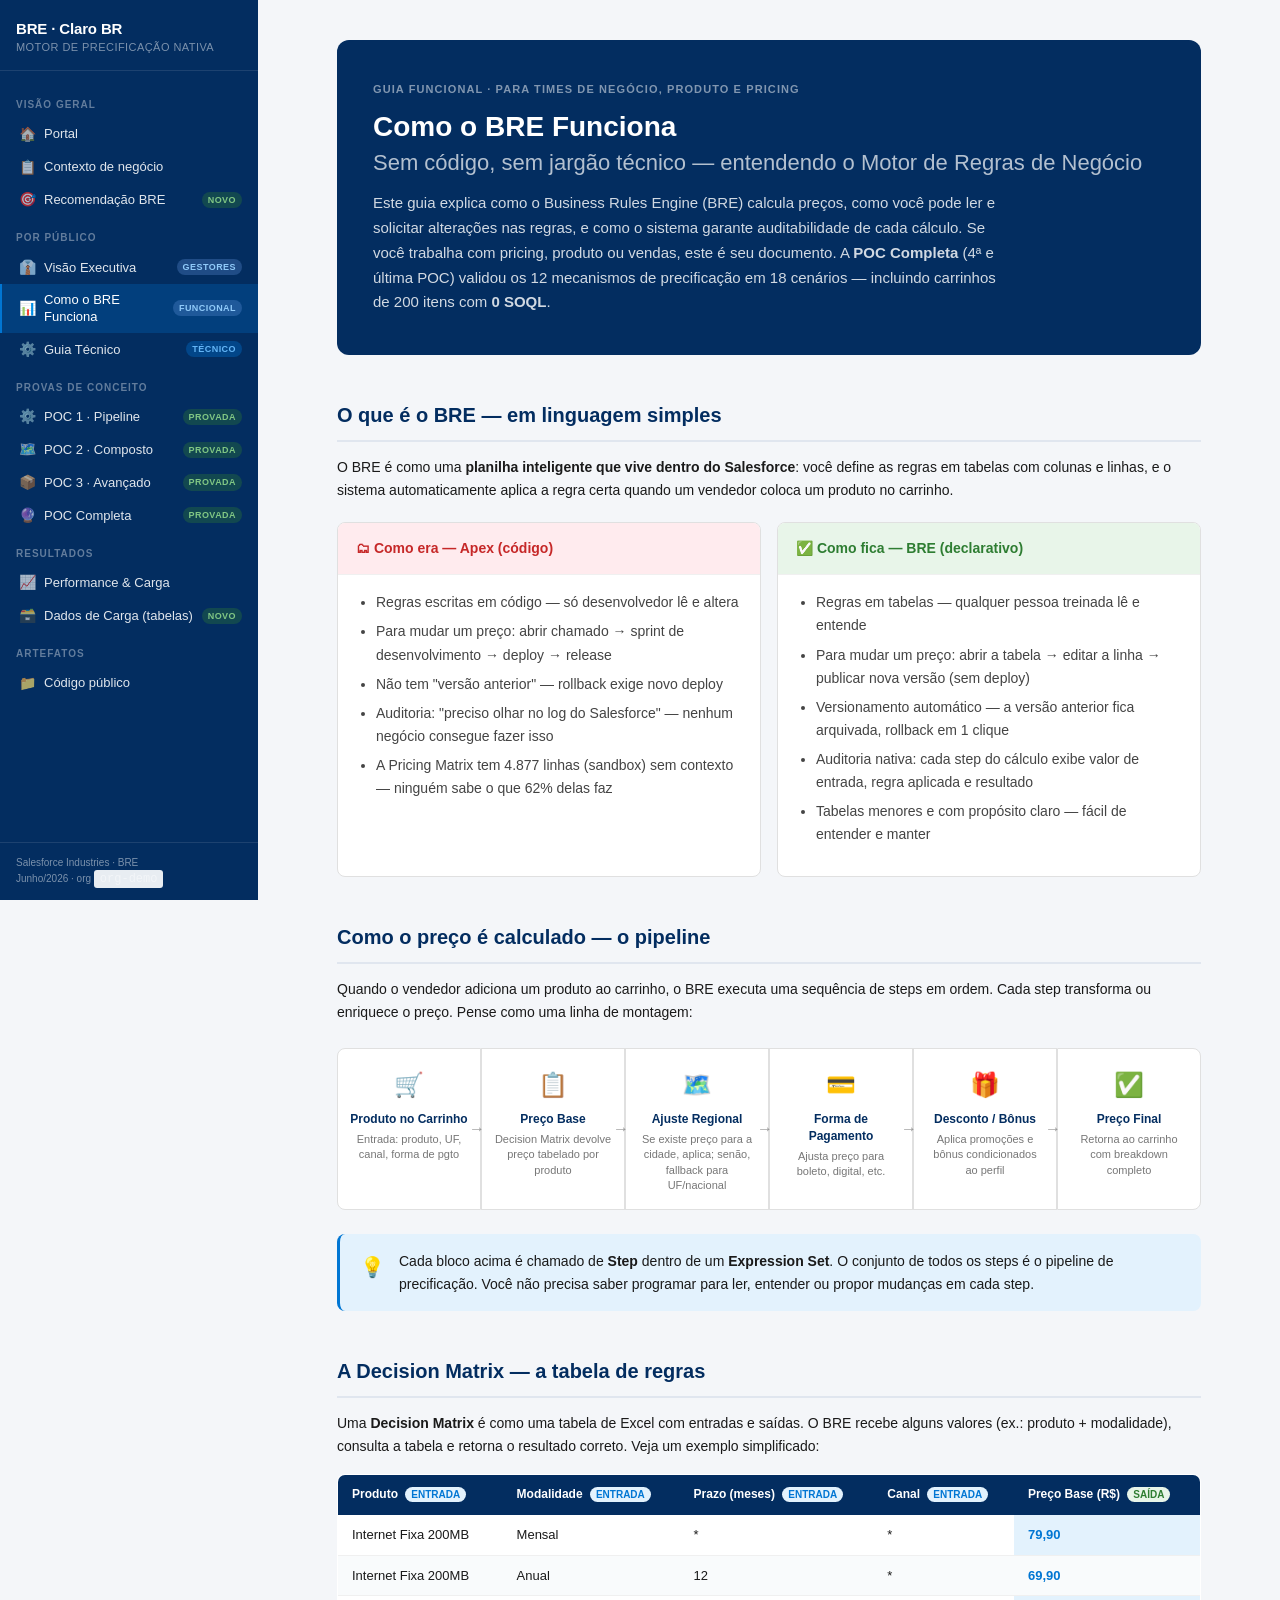
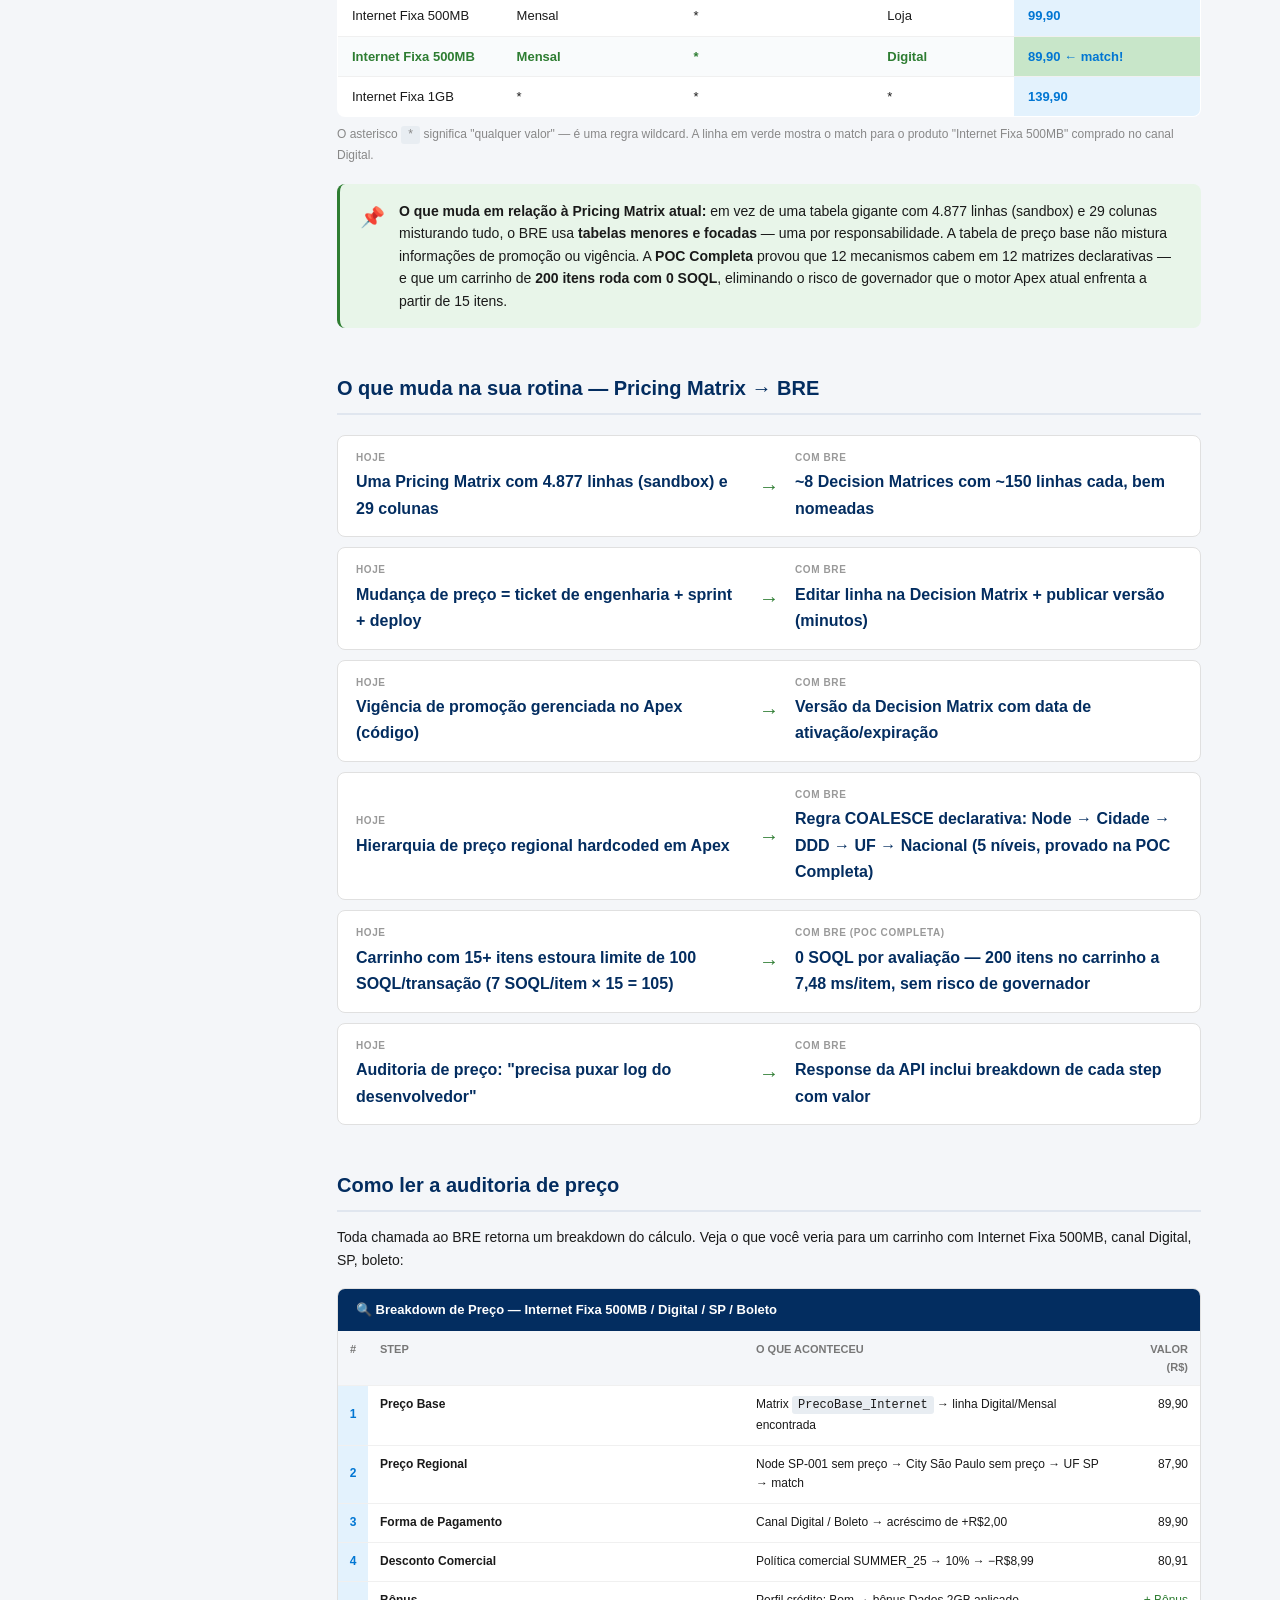
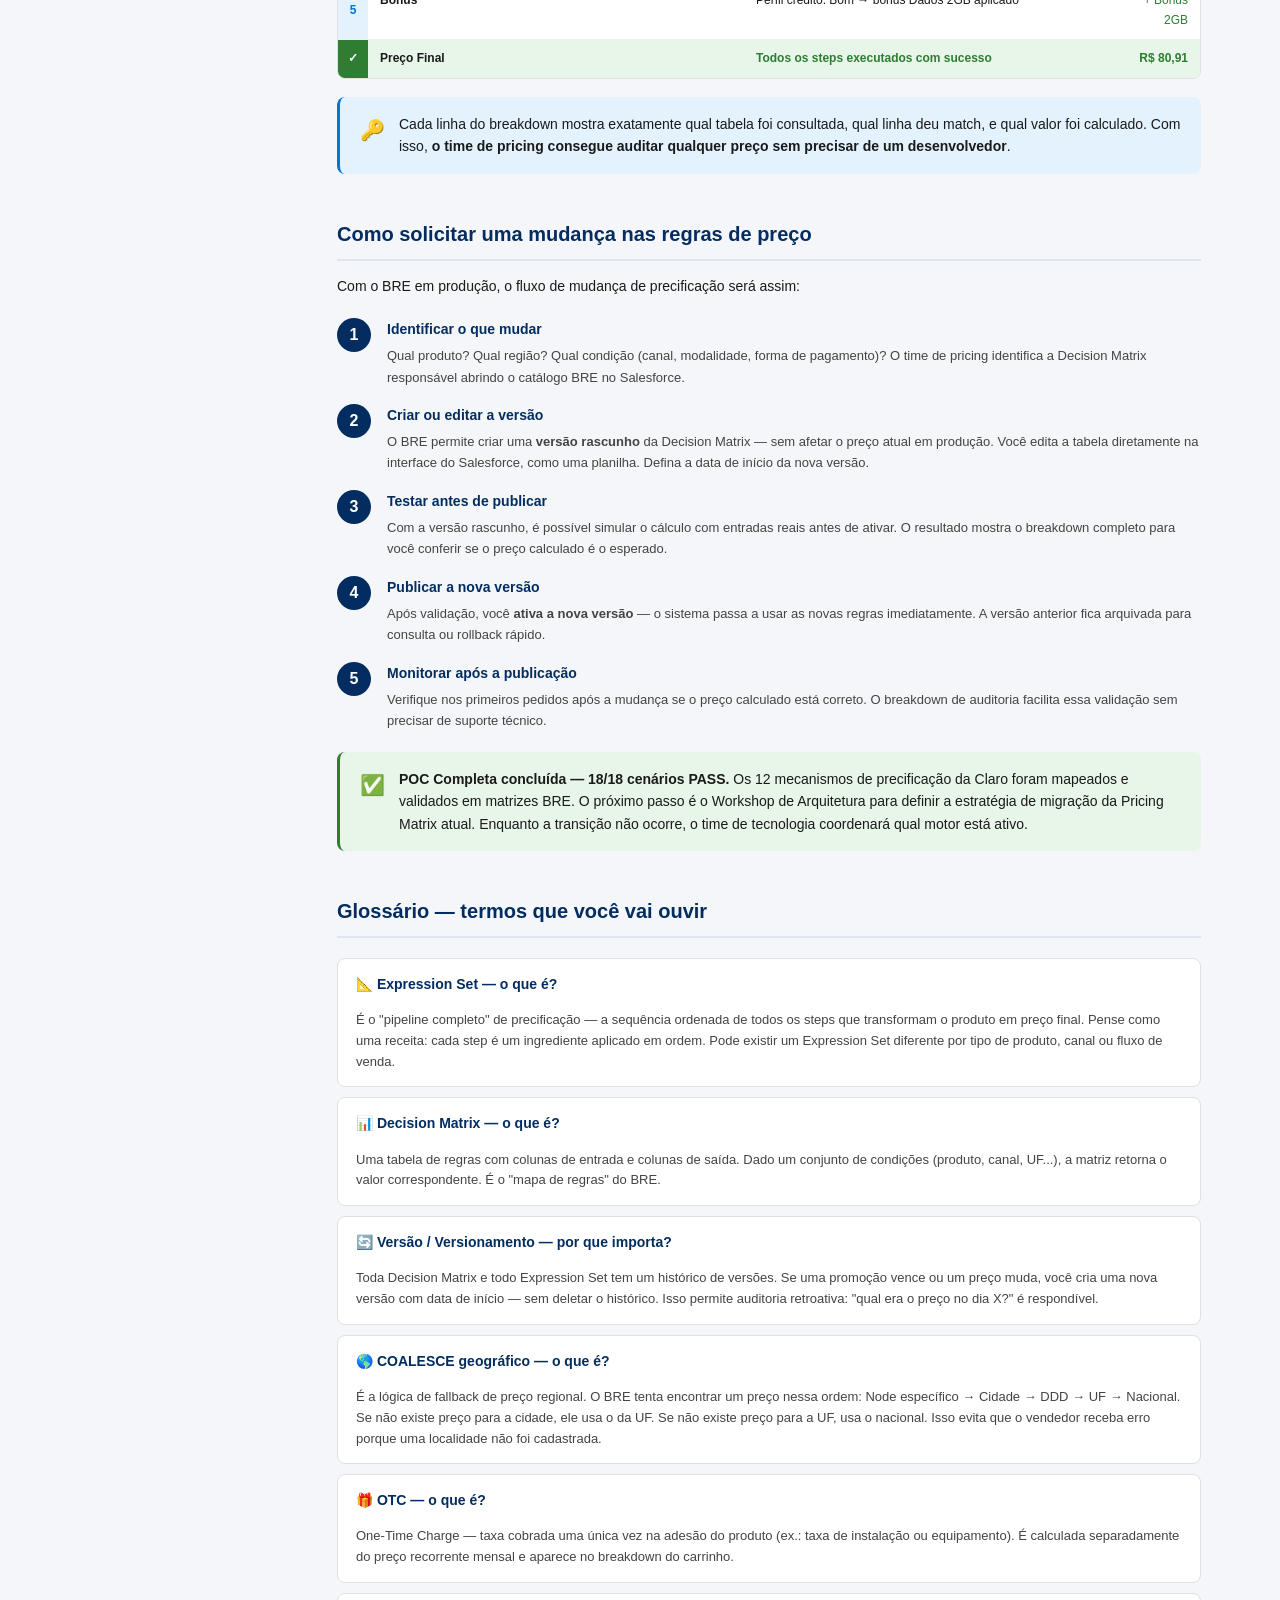
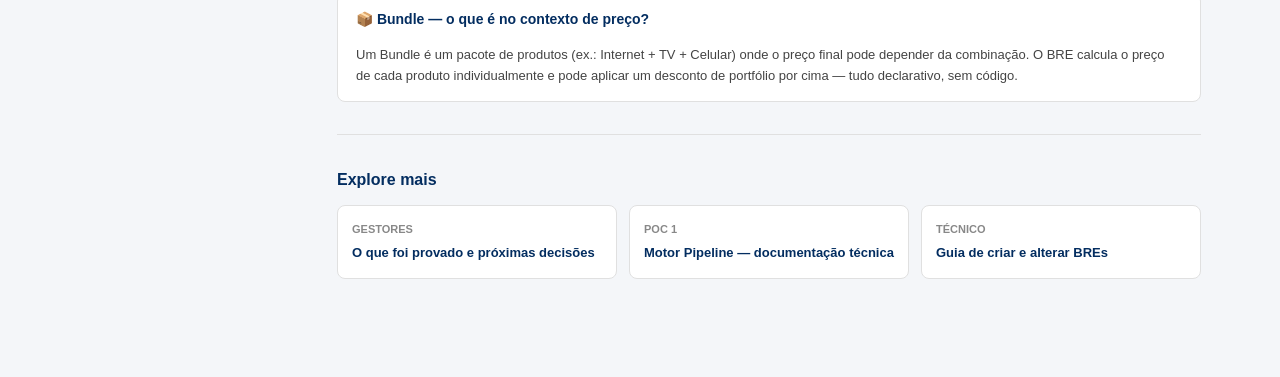
<file: projects/bre-claro/docs/para-funcionais.html>
<!DOCTYPE html>
<html lang="pt-BR">
<head>
<meta charset="UTF-8">
<meta name="viewport" content="width=device-width, initial-scale=1.0">
<title>Como o BRE Funciona — Para Times Funcionais · Claro BR</title>
<style>
  *, *::before, *::after { box-sizing: border-box; margin: 0; padding: 0; }
  body {
    font-family: -apple-system, BlinkMacSystemFont, 'Segoe UI', Helvetica, Arial, sans-serif;
    background: #F4F6F9; color: #1A1A1A; line-height: 1.65;
  }
  .page { max-width: 920px; margin: 0 auto; padding: 40px 28px 100px; }
  h1 { font-size: 28px; font-weight: 800; color: #032D60; line-height: 1.2; margin-bottom: 8px; }
  h2 { font-size: 20px; font-weight: 700; color: #032D60; margin: 44px 0 14px; padding-bottom: 8px; border-bottom: 2px solid #E0E6EF; }
  h3 { font-size: 16px; font-weight: 700; color: #032D60; margin: 22px 0 10px; }
  p  { margin-bottom: 14px; font-size: 14px; }
  strong { font-weight: 700; }
  code { background: #E8EDF2; padding: 2px 6px; border-radius: 3px; font-size: 12px; font-family: monospace; }
  a { color: #0176D3; }
  ul, ol { padding-left: 20px; margin-bottom: 14px; font-size: 14px; }
  li { margin-bottom: 6px; }

  /* Hero */
  .hero { background: #032D60; color: #fff; border-radius: 12px; padding: 40px 36px; margin-bottom: 36px; }
  .hero-tag { font-size: 11px; font-weight: 700; letter-spacing: 0.1em; text-transform: uppercase; color: rgba(255,255,255,0.5); margin-bottom: 12px; }
  .hero p { color: rgba(255,255,255,0.82); font-size: 15px; max-width: 640px; line-height: 1.65; margin-bottom: 0; }

  /* Analogia visual */
  .analogy { display: grid; grid-template-columns: 1fr 1fr; gap: 16px; margin: 20px 0; }
  .analogy-box { background: #fff; border-radius: 8px; border: 1px solid #E0E0E0; overflow: hidden; }
  .analogy-header { padding: 14px 18px; font-size: 14px; font-weight: 700; }
  .analogy-body { padding: 16px 18px; font-size: 13px; color: #444; border-top: 1px solid #F0F0F0; }
  .analogy-body ul { color: #444; }

  /* Callouts */
  .callout { border-radius: 8px; padding: 16px 20px; margin: 18px 0; display: flex; gap: 14px; font-size: 14px; line-height: 1.6; }
  .callout-icon { font-size: 20px; flex-shrink: 0; margin-top: 1px; }
  .callout-ok   { background: #E8F5E9; border-left: 3px solid #2E7D32; }
  .callout-info { background: #E3F2FD; border-left: 3px solid #0176D3; }
  .callout-warn { background: #FFF3E0; border-left: 3px solid #E65C00; }

  /* Fluxo pipeline */
  .pipeline { display: flex; align-items: stretch; gap: 0; margin: 24px 0; flex-wrap: wrap; }
  .pipe-step { flex: 1; min-width: 130px; background: #fff; border: 1px solid #E0E0E0; padding: 16px 12px; text-align: center; position: relative; }
  .pipe-step:first-child { border-radius: 8px 0 0 8px; }
  .pipe-step:last-child  { border-radius: 0 8px 8px 0; }
  .pipe-step + .pipe-step::before {
    content: '→'; position: absolute; left: -13px; top: 50%; transform: translateY(-50%);
    font-size: 16px; color: #999; font-weight: 700; z-index: 1;
  }
  .pipe-icon { font-size: 24px; margin-bottom: 6px; }
  .pipe-name { font-size: 12px; font-weight: 700; color: #032D60; line-height: 1.4; }
  .pipe-what { font-size: 11px; color: #777; margin-top: 4px; line-height: 1.4; }

  /* Tabela de Decision Matrix visual */
  .dm-table-wrap { overflow-x: auto; margin: 16px 0; }
  .dm-table { width: 100%; border-collapse: collapse; font-size: 13px; background: #fff; border-radius: 8px; overflow: hidden; border: 1px solid #E0E0E0; }
  .dm-table th { background: #032D60; color: #fff; padding: 10px 14px; text-align: left; font-size: 12px; font-weight: 600; }
  .dm-table td { padding: 9px 14px; border-bottom: 1px solid #F0F0F0; }
  .dm-table tr:last-child td { border-bottom: none; }
  .dm-table tr:nth-child(even) td { background: #F9FBFC; }
  .dm-table td.match { background: #E8F5E9; font-weight: 700; color: #2E7D32; }
  .dm-table td.result { background: #E3F2FD; font-weight: 700; color: #0176D3; }
  .tag-in  { font-size: 10px; font-weight: 700; text-transform: uppercase; background: #E3F2FD; color: #0176D3; padding: 2px 6px; border-radius: 8px; margin-left: 4px; }
  .tag-out { font-size: 10px; font-weight: 700; text-transform: uppercase; background: #E8F5E9; color: #2E7D32; padding: 2px 6px; border-radius: 8px; margin-left: 4px; }

  /* Comparação Pricing Matrix → BRE */
  .mapping { margin: 20px 0; }
  .mapping-item { background: #fff; border-radius: 8px; border: 1px solid #E0E0E0; padding: 14px 18px; margin-bottom: 10px; display: grid; grid-template-columns: 1fr auto 1fr; gap: 16px; align-items: center; }
  .mapping-before { font-size: 13px; }
  .mapping-arrow  { font-size: 20px; color: #2E7D32; font-weight: 700; }
  .mapping-after  { font-size: 13px; }
  .mapping-label  { font-size: 10px; font-weight: 700; text-transform: uppercase; letter-spacing: 0.06em; color: #999; margin-bottom: 3px; }
  .mapping-val    { font-weight: 700; color: #032D60; }

  /* Governança */
  .gov-steps { counter-reset: gov; margin: 20px 0; }
  .gov-step  { display: flex; gap: 16px; margin-bottom: 16px; align-items: flex-start; }
  .gov-num   {
    flex-shrink: 0; width: 34px; height: 34px; border-radius: 50%;
    background: #032D60; color: #fff; font-size: 16px; font-weight: 800;
    display: flex; align-items: center; justify-content: center;
  }
  .gov-body h4 { font-size: 14px; font-weight: 700; color: #032D60; margin-bottom: 4px; }
  .gov-body p  { font-size: 13px; color: #444; margin-bottom: 0; }

  /* Quadro auditoria */
  .audit-box { background: #fff; border: 1px solid #E0E0E0; border-radius: 8px; overflow: hidden; margin: 16px 0; }
  .audit-header { background: #032D60; color: #fff; padding: 10px 18px; font-size: 13px; font-weight: 700; }
  .audit-row { display: grid; grid-template-columns: 30px 1fr 1fr 80px; border-bottom: 1px solid #F0F0F0; font-size: 12px; }
  .audit-row:last-child { border-bottom: none; }
  .audit-row.header-row { background: #F4F6F9; font-weight: 700; font-size: 11px; text-transform: uppercase; color: #777; }
  .audit-cell { padding: 9px 12px; }
  .audit-step { background: #E3F2FD; color: #0176D3; font-weight: 700; display: flex; align-items: center; justify-content: center; }
  .audit-ok   { color: #2E7D32; font-weight: 700; }

  /* Pergunta frequente */
  .faq { margin: 20px 0; }
  .faq-item { background: #fff; border: 1px solid #E0E0E0; border-radius: 8px; margin-bottom: 10px; }
  .faq-q { padding: 14px 18px; font-size: 14px; font-weight: 700; color: #032D60; cursor: default; display: flex; gap: 10px; }
  .faq-a { padding: 0 18px 14px; font-size: 13px; color: #444; line-height: 1.6; }

  .divider { height: 1px; background: #E0E0E0; margin: 32px 0; }

  @media (max-width: 700px) {
    .analogy { grid-template-columns: 1fr; }
    .pipeline { flex-direction: column; }
    .pipe-step + .pipe-step::before { content: '↓'; top: -12px; left: 50%; transform: translateX(-50%); }
    .pipe-step { border-radius: 0; }
    .mapping-item { grid-template-columns: 1fr; gap: 4px; }
    .audit-row { grid-template-columns: 30px 1fr 1fr; }
    .audit-row > .audit-cell:last-child { display: none; }
  }
</style>
</head>
<body>
<div class="page">

  <!-- Hero -->
  <div class="hero">
    <div class="hero-tag">Guia funcional · Para times de negócio, produto e pricing</div>
    <h1 style="color:#fff;margin-bottom:14px">Como o BRE Funciona<br><span style="color:rgba(255,255,255,0.7);font-size:22px;font-weight:400">Sem código, sem jargão técnico — entendendo o Motor de Regras de Negócio</span></h1>
    <p>Este guia explica como o Business Rules Engine (BRE) calcula preços, como você pode
    ler e solicitar alterações nas regras, e como o sistema garante auditabilidade
    de cada cálculo. Se você trabalha com pricing, produto ou vendas, este é seu documento.
    A <strong>POC Completa</strong> (4ª e última POC) validou os 12 mecanismos de precificação
    em 18 cenários — incluindo carrinhos de 200 itens com <strong>0 SOQL</strong>.</p>
  </div>

  <!-- Analogia -->
  <h2>O que é o BRE — em linguagem simples</h2>
  <p>O BRE é como uma <strong>planilha inteligente que vive dentro do Salesforce</strong>:
  você define as regras em tabelas com colunas e linhas, e o sistema automaticamente
  aplica a regra certa quando um vendedor coloca um produto no carrinho.</p>

  <div class="analogy">
    <div class="analogy-box">
      <div class="analogy-header" style="background:#FFEBEE;color:#C62828">
        🗂 Como era — Apex (código)
      </div>
      <div class="analogy-body">
        <ul>
          <li>Regras escritas em código — só desenvolvedor lê e altera</li>
          <li>Para mudar um preço: abrir chamado → sprint de desenvolvimento → deploy → release</li>
          <li>Não tem "versão anterior" — rollback exige novo deploy</li>
          <li>Auditoria: "preciso olhar no log do Salesforce" — nenhum negócio consegue fazer isso</li>
          <li>A Pricing Matrix tem 4.877 linhas (sandbox) sem contexto — ninguém sabe o que 62% delas faz</li>
        </ul>
      </div>
    </div>
    <div class="analogy-box">
      <div class="analogy-header" style="background:#E8F5E9;color:#2E7D32">
        ✅ Como fica — BRE (declarativo)
      </div>
      <div class="analogy-body">
        <ul>
          <li>Regras em tabelas — qualquer pessoa treinada lê e entende</li>
          <li>Para mudar um preço: abrir a tabela → editar a linha → publicar nova versão (sem deploy)</li>
          <li>Versionamento automático — a versão anterior fica arquivada, rollback em 1 clique</li>
          <li>Auditoria nativa: cada step do cálculo exibe valor de entrada, regra aplicada e resultado</li>
          <li>Tabelas menores e com propósito claro — fácil de entender e manter</li>
        </ul>
      </div>
    </div>
  </div>

  <!-- Pipeline -->
  <h2>Como o preço é calculado — o pipeline</h2>
  <p>Quando o vendedor adiciona um produto ao carrinho, o BRE executa uma sequência de steps
  em ordem. Cada step transforma ou enriquece o preço. Pense como uma linha de montagem:</p>

  <div class="pipeline">
    <div class="pipe-step">
      <div class="pipe-icon">🛒</div>
      <div class="pipe-name">Produto no Carrinho</div>
      <div class="pipe-what">Entrada: produto, UF, canal, forma de pgto</div>
    </div>
    <div class="pipe-step">
      <div class="pipe-icon">📋</div>
      <div class="pipe-name">Preço Base</div>
      <div class="pipe-what">Decision Matrix devolve preço tabelado por produto</div>
    </div>
    <div class="pipe-step">
      <div class="pipe-icon">🗺️</div>
      <div class="pipe-name">Ajuste Regional</div>
      <div class="pipe-what">Se existe preço para a cidade, aplica; senão, fallback para UF/nacional</div>
    </div>
    <div class="pipe-step">
      <div class="pipe-icon">💳</div>
      <div class="pipe-name">Forma de Pagamento</div>
      <div class="pipe-what">Ajusta preço para boleto, digital, etc.</div>
    </div>
    <div class="pipe-step">
      <div class="pipe-icon">🎁</div>
      <div class="pipe-name">Desconto / Bônus</div>
      <div class="pipe-what">Aplica promoções e bônus condicionados ao perfil</div>
    </div>
    <div class="pipe-step">
      <div class="pipe-icon">✅</div>
      <div class="pipe-name">Preço Final</div>
      <div class="pipe-what">Retorna ao carrinho com breakdown completo</div>
    </div>
  </div>

  <div class="callout callout-info">
    <span class="callout-icon">💡</span>
    <div>Cada bloco acima é chamado de <strong>Step</strong> dentro de um <strong>Expression Set</strong>.
    O conjunto de todos os steps é o pipeline de precificação. Você não precisa saber programar para
    ler, entender ou propor mudanças em cada step.</div>
  </div>

  <!-- Decision Matrix -->
  <h2>A Decision Matrix — a tabela de regras</h2>
  <p>Uma <strong>Decision Matrix</strong> é como uma tabela de Excel com entradas e saídas.
  O BRE recebe alguns valores (ex.: produto + modalidade), consulta a tabela
  e retorna o resultado correto. Veja um exemplo simplificado:</p>

  <div class="dm-table-wrap">
    <table class="dm-table">
      <thead>
        <tr>
          <th>Produto <span class="tag-in">ENTRADA</span></th>
          <th>Modalidade <span class="tag-in">ENTRADA</span></th>
          <th>Prazo (meses) <span class="tag-in">ENTRADA</span></th>
          <th>Canal <span class="tag-in">ENTRADA</span></th>
          <th>Preço Base (R$) <span class="tag-out">SAÍDA</span></th>
        </tr>
      </thead>
      <tbody>
        <tr>
          <td>Internet Fixa 200MB</td>
          <td>Mensal</td>
          <td>*</td>
          <td>*</td>
          <td class="result">79,90</td>
        </tr>
        <tr>
          <td>Internet Fixa 200MB</td>
          <td>Anual</td>
          <td>12</td>
          <td>*</td>
          <td class="result">69,90</td>
        </tr>
        <tr>
          <td>Internet Fixa 500MB</td>
          <td>Mensal</td>
          <td>*</td>
          <td>Loja</td>
          <td class="result">99,90</td>
        </tr>
        <tr>
          <td class="match">Internet Fixa 500MB</td>
          <td class="match">Mensal</td>
          <td class="match">*</td>
          <td class="match">Digital</td>
          <td class="result" style="background:#C8E6C9">89,90 ← match!</td>
        </tr>
        <tr>
          <td>Internet Fixa 1GB</td>
          <td>*</td>
          <td>*</td>
          <td>*</td>
          <td class="result">139,90</td>
        </tr>
      </tbody>
    </table>
  </div>
  <p style="font-size:12px;color:#888;margin-top:-8px">
    O asterisco <code>*</code> significa "qualquer valor" — é uma regra wildcard.
    A linha em verde mostra o match para o produto "Internet Fixa 500MB" comprado no canal Digital.
  </p>

  <div class="callout callout-ok">
    <span class="callout-icon">📌</span>
    <div><strong>O que muda em relação à Pricing Matrix atual:</strong>
    em vez de uma tabela gigante com 4.877 linhas (sandbox) e 29 colunas misturando tudo,
    o BRE usa <strong>tabelas menores e focadas</strong> — uma por responsabilidade.
    A tabela de preço base não mistura informações de promoção ou vigência.
    A <strong>POC Completa</strong> provou que 12 mecanismos cabem em 12 matrizes declarativas
    — e que um carrinho de <strong>200 itens roda com 0 SOQL</strong>, eliminando o risco de
    governador que o motor Apex atual enfrenta a partir de 15 itens.</div>
  </div>

  <!-- Mapeamento -->
  <h2>O que muda na sua rotina — Pricing Matrix → BRE</h2>
  <div class="mapping">
    <div class="mapping-item">
      <div>
        <div class="mapping-label">Hoje</div>
        <div class="mapping-val">Uma Pricing Matrix com 4.877 linhas (sandbox) e 29 colunas</div>
      </div>
      <div class="mapping-arrow">→</div>
      <div>
        <div class="mapping-label">Com BRE</div>
        <div class="mapping-val">~8 Decision Matrices com ~150 linhas cada, bem nomeadas</div>
      </div>
    </div>
    <div class="mapping-item">
      <div>
        <div class="mapping-label">Hoje</div>
        <div class="mapping-val">Mudança de preço = ticket de engenharia + sprint + deploy</div>
      </div>
      <div class="mapping-arrow">→</div>
      <div>
        <div class="mapping-label">Com BRE</div>
        <div class="mapping-val">Editar linha na Decision Matrix + publicar versão (minutos)</div>
      </div>
    </div>
    <div class="mapping-item">
      <div>
        <div class="mapping-label">Hoje</div>
        <div class="mapping-val">Vigência de promoção gerenciada no Apex (código)</div>
      </div>
      <div class="mapping-arrow">→</div>
      <div>
        <div class="mapping-label">Com BRE</div>
        <div class="mapping-val">Versão da Decision Matrix com data de ativação/expiração</div>
      </div>
    </div>
    <div class="mapping-item">
      <div>
        <div class="mapping-label">Hoje</div>
        <div class="mapping-val">Hierarquia de preço regional hardcoded em Apex</div>
      </div>
      <div class="mapping-arrow">→</div>
      <div>
        <div class="mapping-label">Com BRE</div>
        <div class="mapping-val">Regra COALESCE declarativa: Node → Cidade → DDD → UF → Nacional (5 níveis, provado na POC Completa)</div>
      </div>
    </div>
    <div class="mapping-item">
      <div>
        <div class="mapping-label">Hoje</div>
        <div class="mapping-val">Carrinho com 15+ itens estoura limite de 100 SOQL/transação (7 SOQL/item × 15 = 105)</div>
      </div>
      <div class="mapping-arrow">→</div>
      <div>
        <div class="mapping-label">Com BRE (POC Completa)</div>
        <div class="mapping-val"><strong>0 SOQL</strong> por avaliação — 200 itens no carrinho a 7,48 ms/item, sem risco de governador</div>
      </div>
    </div>
    <div class="mapping-item">
      <div>
        <div class="mapping-label">Hoje</div>
        <div class="mapping-val">Auditoria de preço: "precisa puxar log do desenvolvedor"</div>
      </div>
      <div class="mapping-arrow">→</div>
      <div>
        <div class="mapping-label">Com BRE</div>
        <div class="mapping-val">Response da API inclui breakdown de cada step com valor</div>
      </div>
    </div>
  </div>

  <!-- Auditoria -->
  <h2>Como ler a auditoria de preço</h2>
  <p>Toda chamada ao BRE retorna um breakdown do cálculo. Veja o que você veria para
  um carrinho com Internet Fixa 500MB, canal Digital, SP, boleto:</p>

  <div class="audit-box">
    <div class="audit-header">🔍 Breakdown de Preço — Internet Fixa 500MB / Digital / SP / Boleto</div>
    <div class="audit-row header-row">
      <div class="audit-cell">#</div>
      <div class="audit-cell">Step</div>
      <div class="audit-cell">O que aconteceu</div>
      <div class="audit-cell" style="text-align:right">Valor (R$)</div>
    </div>
    <div class="audit-row">
      <div class="audit-cell audit-step">1</div>
      <div class="audit-cell"><strong>Preço Base</strong></div>
      <div class="audit-cell">Matrix <code>PrecoBase_Internet</code> → linha Digital/Mensal encontrada</div>
      <div class="audit-cell" style="text-align:right">89,90</div>
    </div>
    <div class="audit-row">
      <div class="audit-cell audit-step">2</div>
      <div class="audit-cell"><strong>Preço Regional</strong></div>
      <div class="audit-cell">Node SP-001 sem preço → City São Paulo sem preço → UF SP → match</div>
      <div class="audit-cell" style="text-align:right">87,90</div>
    </div>
    <div class="audit-row">
      <div class="audit-cell audit-step">3</div>
      <div class="audit-cell"><strong>Forma de Pagamento</strong></div>
      <div class="audit-cell">Canal Digital / Boleto → acréscimo de +R$2,00</div>
      <div class="audit-cell" style="text-align:right">89,90</div>
    </div>
    <div class="audit-row">
      <div class="audit-cell audit-step">4</div>
      <div class="audit-cell"><strong>Desconto Comercial</strong></div>
      <div class="audit-cell">Política comercial SUMMER_25 → 10% → −R$8,99</div>
      <div class="audit-cell" style="text-align:right">80,91</div>
    </div>
    <div class="audit-row">
      <div class="audit-cell audit-step">5</div>
      <div class="audit-cell"><strong>Bônus</strong></div>
      <div class="audit-cell">Perfil crédito: Bom → bônus Dados 2GB aplicado</div>
      <div class="audit-cell" style="text-align:right; color: #2E7D32">+ Bônus 2GB</div>
    </div>
    <div class="audit-row" style="background:#E8F5E9">
      <div class="audit-cell audit-step" style="background:#2E7D32;color:#fff">✓</div>
      <div class="audit-cell"><strong>Preço Final</strong></div>
      <div class="audit-cell audit-ok">Todos os steps executados com sucesso</div>
      <div class="audit-cell" style="text-align:right;font-weight:800;color:#2E7D32">R$ 80,91</div>
    </div>
  </div>

  <div class="callout callout-info">
    <span class="callout-icon">🔑</span>
    <div>Cada linha do breakdown mostra exatamente qual tabela foi consultada, qual linha deu match,
    e qual valor foi calculado. Com isso, <strong>o time de pricing consegue auditar qualquer preço
    sem precisar de um desenvolvedor</strong>.</div>
  </div>

  <!-- Governança -->
  <h2>Como solicitar uma mudança nas regras de preço</h2>
  <p>Com o BRE em produção, o fluxo de mudança de precificação será assim:</p>

  <div class="gov-steps">
    <div class="gov-step">
      <div class="gov-num">1</div>
      <div class="gov-body">
        <h4>Identificar o que mudar</h4>
        <p>Qual produto? Qual região? Qual condição (canal, modalidade, forma de pagamento)?
        O time de pricing identifica a Decision Matrix responsável abrindo o catálogo BRE no Salesforce.</p>
      </div>
    </div>
    <div class="gov-step">
      <div class="gov-num">2</div>
      <div class="gov-body">
        <h4>Criar ou editar a versão</h4>
        <p>O BRE permite criar uma <strong>versão rascunho</strong> da Decision Matrix —
        sem afetar o preço atual em produção. Você edita a tabela diretamente na interface do Salesforce,
        como uma planilha. Defina a data de início da nova versão.</p>
      </div>
    </div>
    <div class="gov-step">
      <div class="gov-num">3</div>
      <div class="gov-body">
        <h4>Testar antes de publicar</h4>
        <p>Com a versão rascunho, é possível simular o cálculo com entradas reais antes de ativar.
        O resultado mostra o breakdown completo para você conferir se o preço calculado é o esperado.</p>
      </div>
    </div>
    <div class="gov-step">
      <div class="gov-num">4</div>
      <div class="gov-body">
        <h4>Publicar a nova versão</h4>
        <p>Após validação, você <strong>ativa a nova versão</strong> — o sistema passa a usar as novas
        regras imediatamente. A versão anterior fica arquivada para consulta ou rollback rápido.</p>
      </div>
    </div>
    <div class="gov-step">
      <div class="gov-num">5</div>
      <div class="gov-body">
        <h4>Monitorar após a publicação</h4>
        <p>Verifique nos primeiros pedidos após a mudança se o preço calculado está correto.
        O breakdown de auditoria facilita essa validação sem precisar de suporte técnico.</p>
      </div>
    </div>
  </div>

  <div class="callout callout-ok">
    <span class="callout-icon">✅</span>
    <div><strong>POC Completa concluída — 18/18 cenários PASS.</strong> Os 12 mecanismos de
    precificação da Claro foram mapeados e validados em matrizes BRE. O próximo passo é o
    Workshop de Arquitetura para definir a estratégia de migração da Pricing Matrix atual.
    Enquanto a transição não ocorre, o time de tecnologia coordenará qual motor está ativo.</div>
  </div>

  <!-- Termos -->
  <h2>Glossário — termos que você vai ouvir</h2>
  <div class="faq">
    <div class="faq-item">
      <div class="faq-q">📐 Expression Set — o que é?</div>
      <div class="faq-a">É o "pipeline completo" de precificação — a sequência ordenada de todos os steps
      que transformam o produto em preço final. Pense como uma receita: cada step é um ingrediente aplicado em ordem.
      Pode existir um Expression Set diferente por tipo de produto, canal ou fluxo de venda.</div>
    </div>
    <div class="faq-item">
      <div class="faq-q">📊 Decision Matrix — o que é?</div>
      <div class="faq-a">Uma tabela de regras com colunas de entrada e colunas de saída. Dado um conjunto de
      condições (produto, canal, UF...), a matriz retorna o valor correspondente. É o "mapa de regras" do BRE.</div>
    </div>
    <div class="faq-item">
      <div class="faq-q">🔄 Versão / Versionamento — por que importa?</div>
      <div class="faq-a">Toda Decision Matrix e todo Expression Set tem um histórico de versões.
      Se uma promoção vence ou um preço muda, você cria uma nova versão com data de início — sem deletar o histórico.
      Isso permite auditoria retroativa: "qual era o preço no dia X?" é respondível.</div>
    </div>
    <div class="faq-item">
      <div class="faq-q">🌎 COALESCE geográfico — o que é?</div>
      <div class="faq-a">É a lógica de fallback de preço regional. O BRE tenta encontrar um preço nessa ordem:
      Node específico → Cidade → DDD → UF → Nacional. Se não existe preço para a cidade, ele usa o da UF.
      Se não existe preço para a UF, usa o nacional. Isso evita que o vendedor receba erro porque uma
      localidade não foi cadastrada.</div>
    </div>
    <div class="faq-item">
      <div class="faq-q">🎁 OTC — o que é?</div>
      <div class="faq-a">One-Time Charge — taxa cobrada uma única vez na adesão do produto (ex.: taxa de instalação
      ou equipamento). É calculada separadamente do preço recorrente mensal e aparece no breakdown do carrinho.</div>
    </div>
    <div class="faq-item">
      <div class="faq-q">📦 Bundle — o que é no contexto de preço?</div>
      <div class="faq-a">Um Bundle é um pacote de produtos (ex.: Internet + TV + Celular) onde o preço final
      pode depender da combinação. O BRE calcula o preço de cada produto individualmente e pode aplicar
      um desconto de portfólio por cima — tudo declarativo, sem código.</div>
    </div>
  </div>

  <!-- Links -->
  <div class="divider"></div>
  <h3>Explore mais</h3>
  <div style="display:grid;grid-template-columns:repeat(3,1fr);gap:12px;margin-top:12px">
    <a href="para-gestores.html" style="text-decoration:none;background:#fff;border:1px solid #E0E0E0;border-radius:8px;padding:14px;display:block">
      <div style="font-size:11px;font-weight:700;text-transform:uppercase;color:#888;margin-bottom:4px">Gestores</div>
      <div style="font-size:13px;font-weight:700;color:#032D60">O que foi provado e próximas decisões</div>
    </a>
    <a href="poc-bre-claro.html" style="text-decoration:none;background:#fff;border:1px solid #E0E0E0;border-radius:8px;padding:14px;display:block">
      <div style="font-size:11px;font-weight:700;text-transform:uppercase;color:#888;margin-bottom:4px">POC 1</div>
      <div style="font-size:13px;font-weight:700;color:#032D60">Motor Pipeline — documentação técnica</div>
    </a>
    <a href="guia-bre.html" style="text-decoration:none;background:#fff;border:1px solid #E0E0E0;border-radius:8px;padding:14px;display:block">
      <div style="font-size:11px;font-weight:700;text-transform:uppercase;color:#888;margin-bottom:4px">Técnico</div>
      <div style="font-size:13px;font-weight:700;color:#032D60">Guia de criar e alterar BREs</div>
    </a>
  </div>

</div><!-- /.page -->

<link rel="stylesheet" href="../assets/site.css">
<script>var BRE_BASE = '..';</script>
<script src="../assets/nav.js"></script>
</body>
</html>
</file>
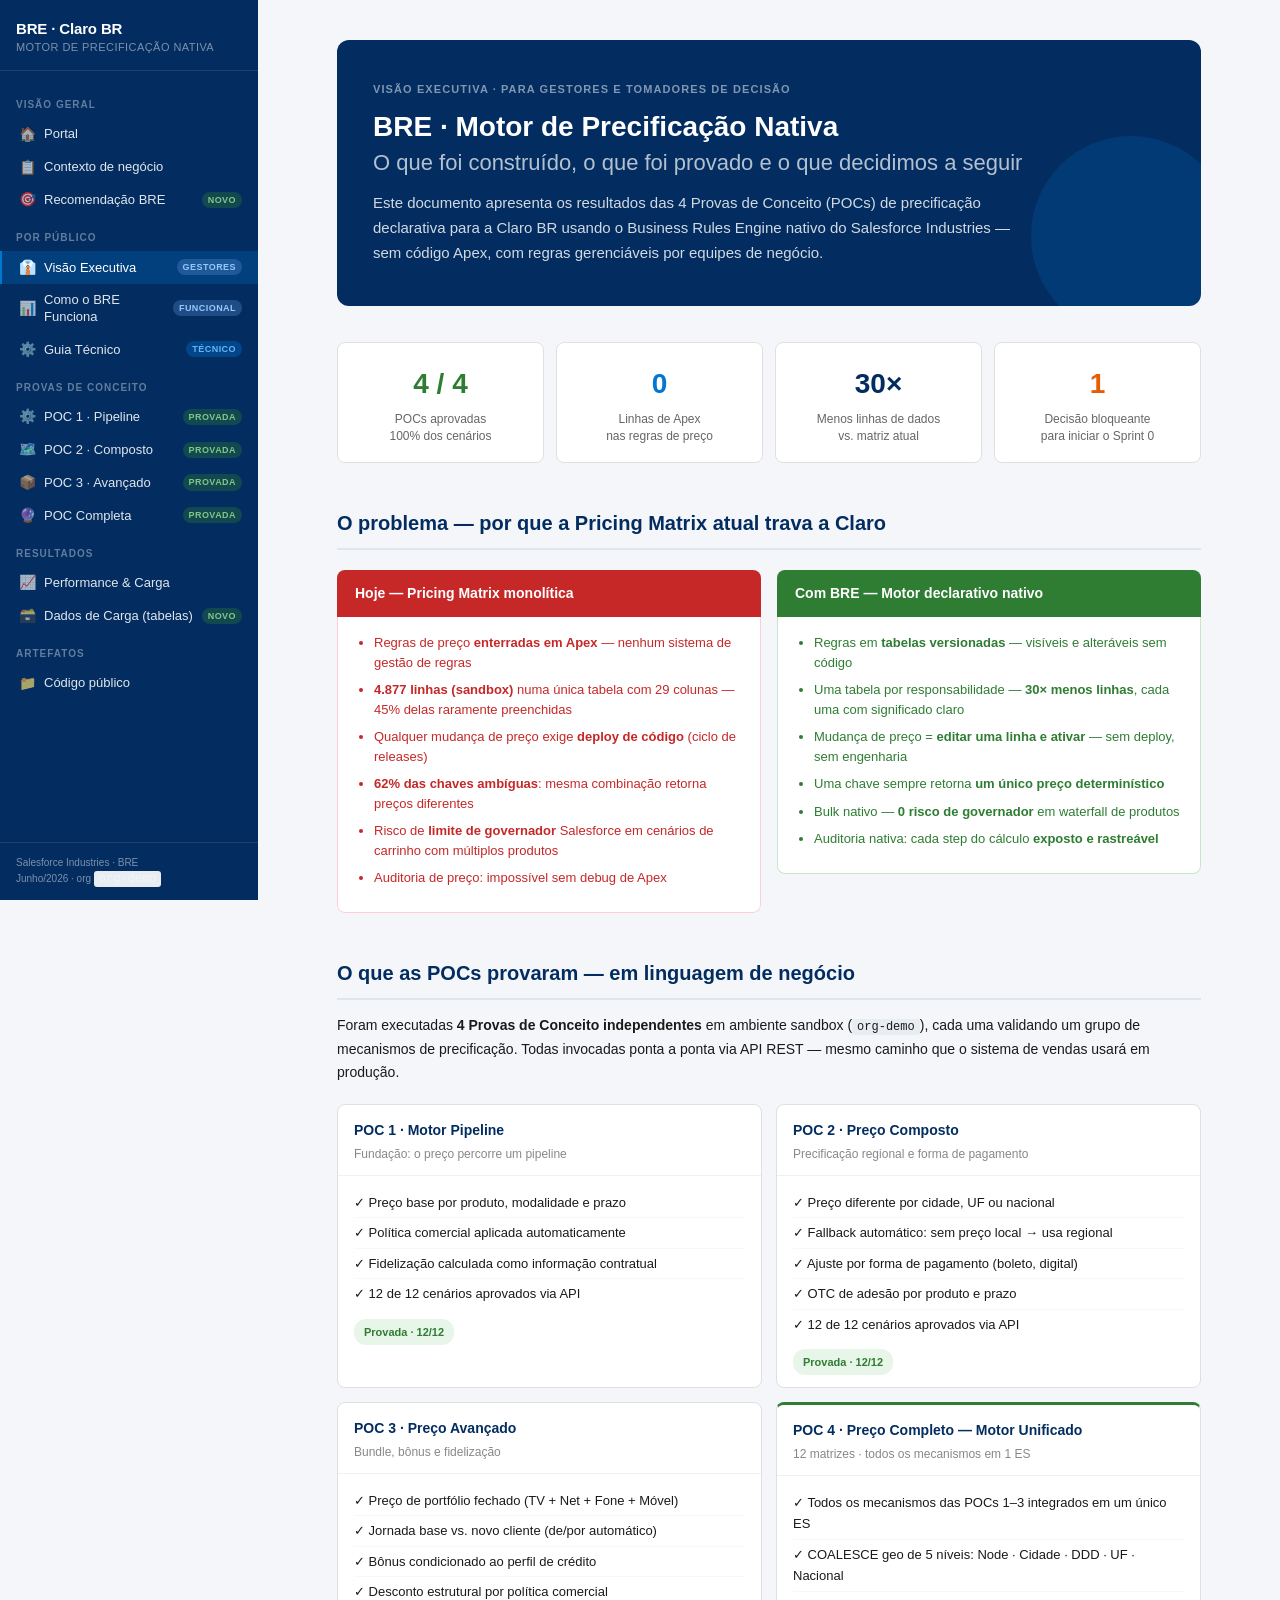
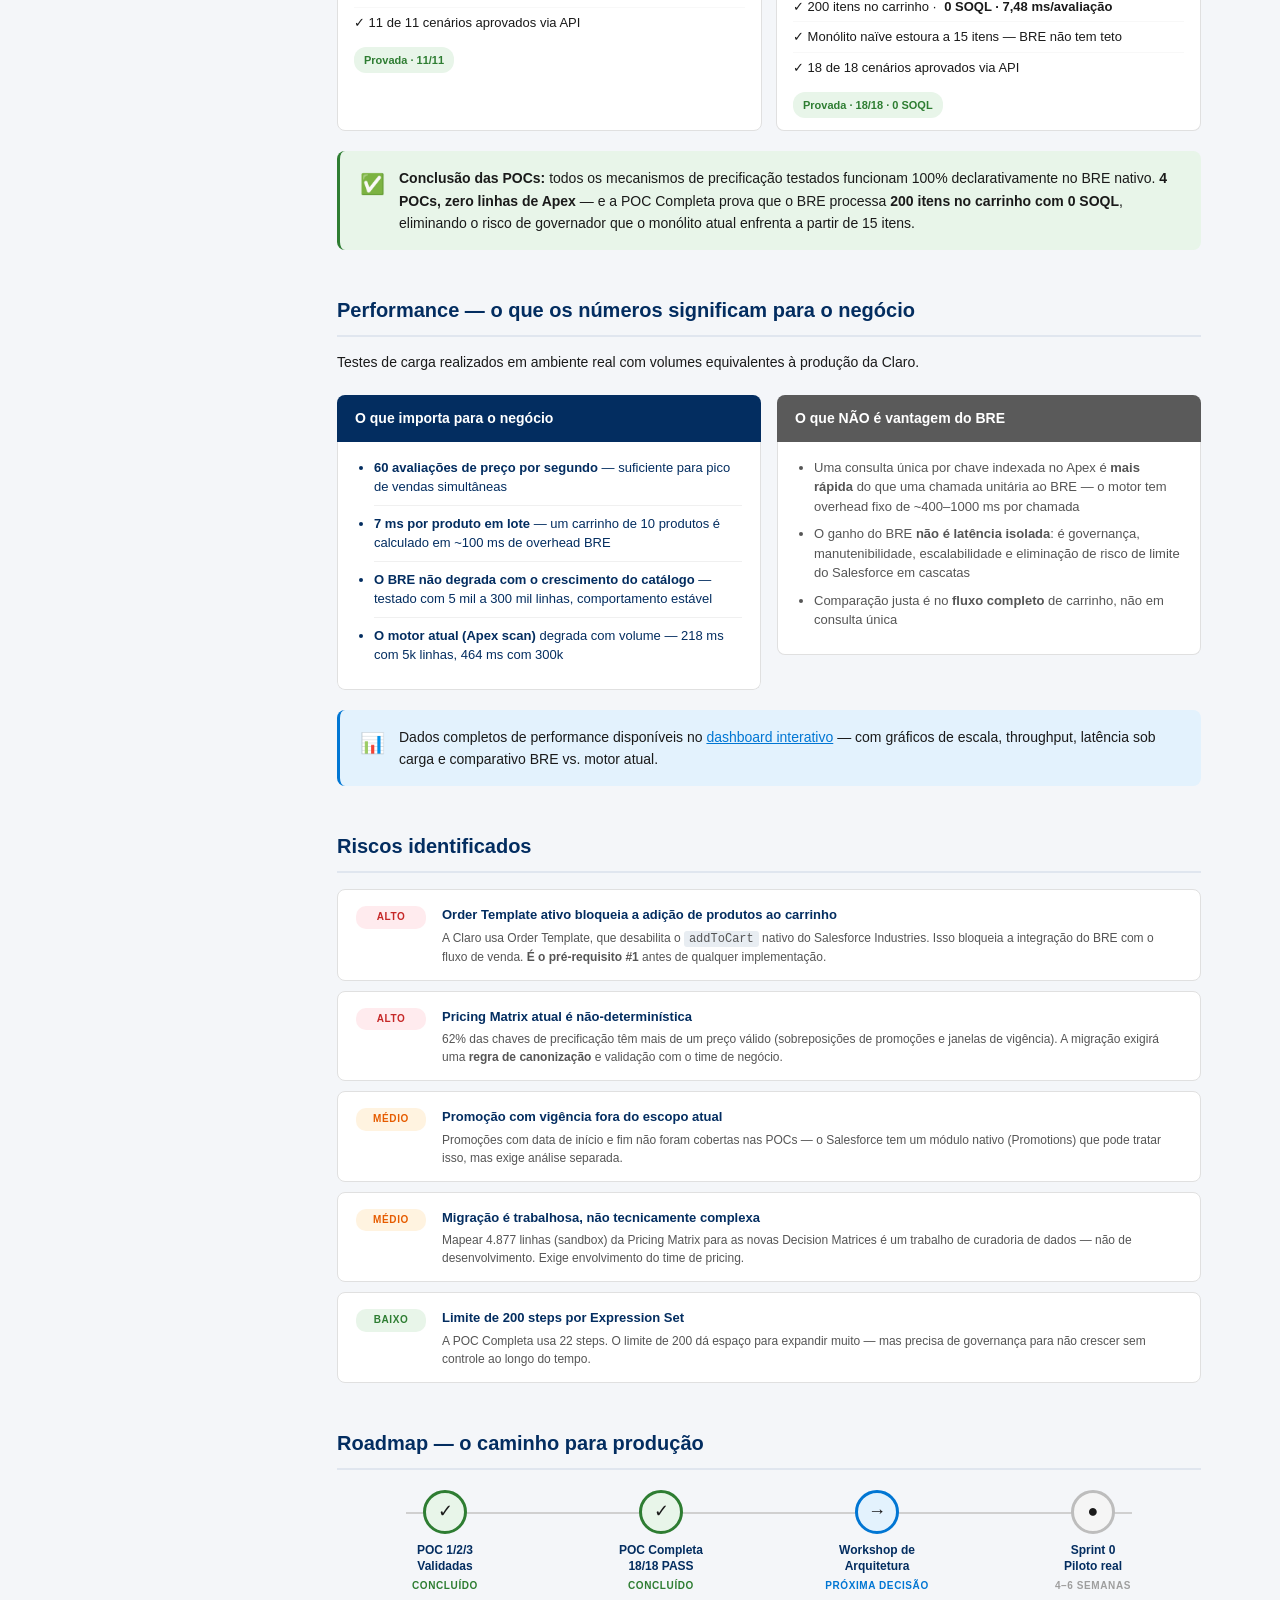
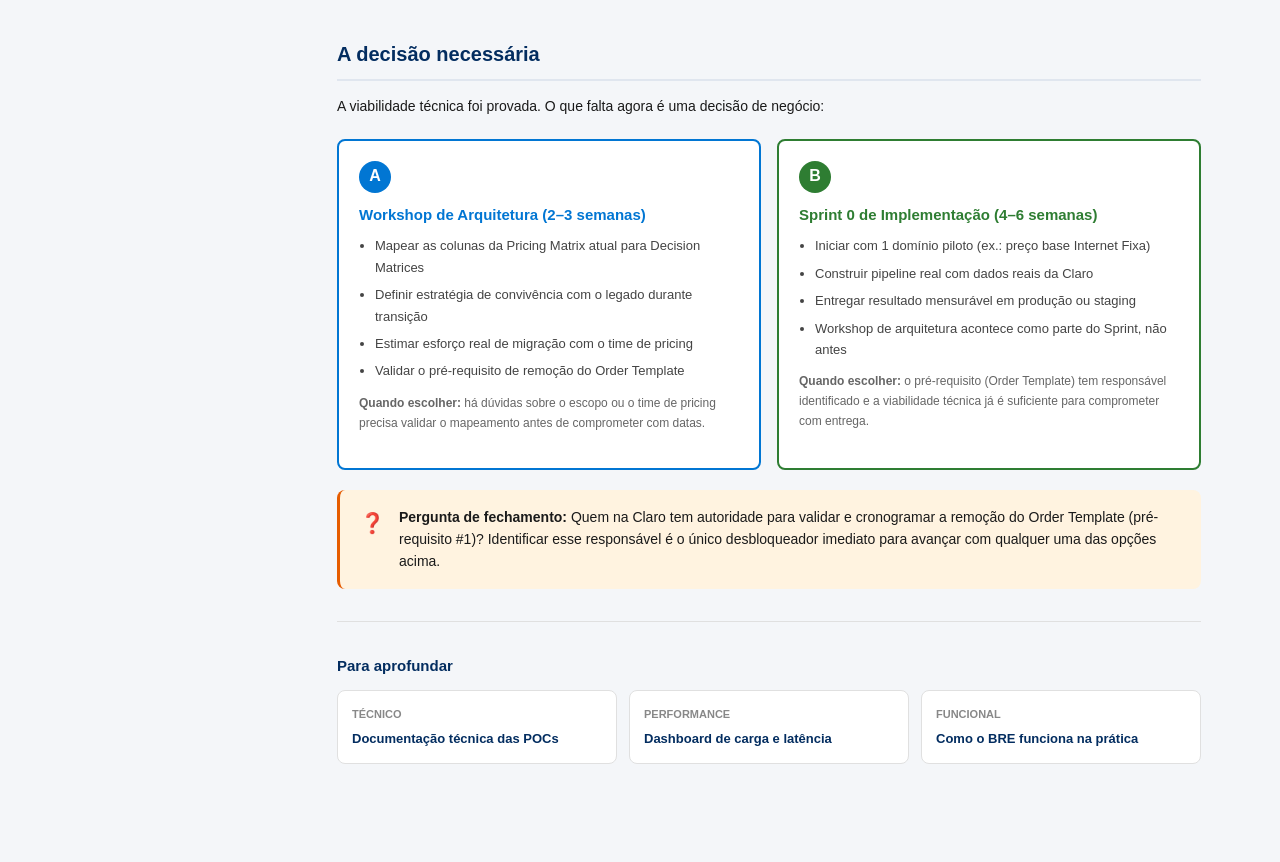
<file: projects/bre-claro/docs/para-gestores.html>
<!DOCTYPE html>
<html lang="pt-BR">
<head>
<meta charset="UTF-8">
<meta name="viewport" content="width=device-width, initial-scale=1.0">
<title>Visão Executiva — BRE · Claro BR</title>
<style>
  *, *::before, *::after { box-sizing: border-box; margin: 0; padding: 0; }
  body {
    font-family: -apple-system, BlinkMacSystemFont, 'Segoe UI', Helvetica, Arial, sans-serif;
    background: #F4F6F9; color: #1A1A1A; line-height: 1.65;
  }
  .page { max-width: 920px; margin: 0 auto; padding: 40px 28px 100px; }
  h1 { font-size: 28px; font-weight: 800; color: #032D60; line-height: 1.2; margin-bottom: 8px; }
  h2 { font-size: 20px; font-weight: 700; color: #032D60; margin: 44px 0 14px; padding-bottom: 8px; border-bottom: 2px solid #E0E6EF; }
  h3 { font-size: 15px; font-weight: 700; color: #032D60; margin: 20px 0 8px; }
  p  { margin-bottom: 14px; font-size: 14px; }
  strong { font-weight: 700; }
  code { background: #E8EDF2; padding: 1px 5px; border-radius: 3px; font-size: 12px; font-family: monospace; }
  a { color: #0176D3; }

  /* Hero */
  .hero {
    background: #032D60; color: #fff; border-radius: 12px;
    padding: 40px 36px; margin-bottom: 36px; position: relative; overflow: hidden;
  }
  .hero::after {
    content: ''; position: absolute; right: -30px; bottom: -30px;
    width: 200px; height: 200px; border-radius: 50%;
    background: rgba(1,118,211,0.18);
  }
  .hero-tag { font-size: 11px; font-weight: 700; letter-spacing: 0.1em; text-transform: uppercase; color: rgba(255,255,255,0.5); margin-bottom: 12px; }
  .hero p { color: rgba(255,255,255,0.82); font-size: 15px; max-width: 640px; line-height: 1.65; margin-bottom: 0; }

  /* KPIs */
  .kpi-row { display: grid; grid-template-columns: repeat(4, 1fr); gap: 12px; margin: 24px 0; }
  .kpi { background: #fff; border-radius: 8px; border: 1px solid #E0E0E0; padding: 18px 16px; text-align: center; }
  .kpi-val { font-size: 28px; font-weight: 800; }
  .kpi-lbl { font-size: 12px; color: #666; margin-top: 4px; line-height: 1.4; }

  /* Problema/Solução */
  .compare { display: grid; grid-template-columns: 1fr 1fr; gap: 16px; margin: 20px 0; }
  .compare-col { border-radius: 8px; overflow: hidden; }
  .compare-header { padding: 12px 18px; font-size: 14px; font-weight: 700; color: #fff; }
  .compare-body { background: #fff; border: 1px solid #E0E0E0; border-top: none; padding: 16px 18px; border-radius: 0 0 8px 8px; }
  .compare-body ul { padding-left: 18px; font-size: 13px; }
  .compare-body li { margin-bottom: 8px; line-height: 1.5; }
  .compare-body li::marker { color: inherit; }

  /* Cards de POC */
  .poc-grid { display: grid; grid-template-columns: repeat(3, 1fr); gap: 14px; margin: 20px 0; }
  .poc-card { background: #fff; border-radius: 8px; border: 1px solid #E0E0E0; overflow: hidden; }
  .poc-card-top { padding: 14px 16px 10px; border-bottom: 1px solid #F0F0F0; }
  .poc-card-title { font-size: 14px; font-weight: 700; color: #032D60; margin-bottom: 3px; }
  .poc-card-sub { font-size: 12px; color: #888; }
  .poc-card-body { padding: 12px 16px; }
  .poc-card-body ul { padding-left: 0; list-style: none; font-size: 13px; }
  .poc-card-body li { padding: 4px 0; border-bottom: 1px solid #F8F8F8; display: flex; gap: 8px; }
  .poc-card-body li:last-child { border-bottom: none; }
  .poc-card-badge { margin-top: 10px; display: inline-block; padding: 4px 10px; border-radius: 12px; font-size: 11px; font-weight: 700; }
  .badge-ok   { background: #E8F5E9; color: #2E7D32; }
  .badge-warn { background: #FFF3E0; color: #E65C00; }

  /* Callouts */
  .callout {
    border-radius: 8px; padding: 16px 20px; margin: 18px 0;
    display: flex; gap: 14px; font-size: 14px; line-height: 1.6;
  }
  .callout-icon { font-size: 20px; flex-shrink: 0; margin-top: 1px; }
  .callout-ok   { background: #E8F5E9; border-left: 3px solid #2E7D32; }
  .callout-warn { background: #FFF3E0; border-left: 3px solid #E65C00; }
  .callout-info { background: #E3F2FD; border-left: 3px solid #0176D3; }
  .callout-red  { background: #FFEBEE; border-left: 3px solid #C62828; }

  /* Decisão CTA */
  .decision-row { display: grid; grid-template-columns: 1fr 1fr; gap: 16px; margin: 20px 0; }
  .decision-card { background: #fff; border-radius: 8px; border: 2px solid transparent; padding: 20px; }
  .decision-card.decision-a { border-color: #0176D3; }
  .decision-card.decision-b { border-color: #2E7D32; }
  .decision-letter { display: inline-flex; align-items: center; justify-content: center; width: 32px; height: 32px; border-radius: 50%; font-size: 16px; font-weight: 800; color: #fff; margin-bottom: 10px; }
  .decision-card h3 { font-size: 15px; margin-top: 0; }
  .decision-card ul { padding-left: 16px; font-size: 13px; color: #444; }
  .decision-card li { margin-bottom: 6px; }

  /* Roadmap visual */
  .roadmap { display: grid; grid-template-columns: repeat(4, 1fr); gap: 0; margin: 20px 0; position: relative; }
  .roadmap::before { content: ''; position: absolute; top: 22px; left: 8%; right: 8%; height: 2px; background: #D0D0D0; z-index: 0; }
  .rm-step { text-align: center; position: relative; z-index: 1; padding: 0 8px; }
  .rm-circle { width: 44px; height: 44px; border-radius: 50%; display: inline-flex; align-items: center; justify-content: center; font-size: 18px; border: 3px solid; background: #fff; margin-bottom: 8px; }
  .rm-done   .rm-circle { border-color: #2E7D32; background: #E8F5E9; }
  .rm-doing  .rm-circle { border-color: #E65C00; background: #FFF3E0; }
  .rm-next   .rm-circle { border-color: #0176D3; background: #E3F2FD; }
  .rm-future .rm-circle { border-color: #BDBDBD; background: #F5F5F5; }
  .rm-label  { font-size: 12px; font-weight: 700; color: #032D60; line-height: 1.35; }
  .rm-tag    { font-size: 10px; font-weight: 700; text-transform: uppercase; letter-spacing: 0.06em; margin-top: 4px; }
  .rm-done .rm-tag   { color: #2E7D32; }
  .rm-doing .rm-tag  { color: #E65C00; }
  .rm-next .rm-tag   { color: #0176D3; }
  .rm-future .rm-tag { color: #9E9E9E; }

  /* Risco */
  .risk-row { display: grid; grid-template-columns: 1fr; gap: 10px; margin: 16px 0; }
  .risk-item { background: #fff; border-radius: 8px; border: 1px solid #E0E0E0; padding: 14px 18px; display: flex; gap: 16px; align-items: flex-start; }
  .risk-level { font-size: 10px; font-weight: 700; text-transform: uppercase; letter-spacing: 0.06em; width: 70px; flex-shrink: 0; padding: 3px 8px; border-radius: 10px; text-align: center; margin-top: 2px; }
  .risk-alto  { background: #FFEBEE; color: #C62828; }
  .risk-medio { background: #FFF3E0; color: #E65C00; }
  .risk-baixo { background: #E8F5E9; color: #2E7D32; }
  .risk-text h4 { font-size: 13px; font-weight: 700; color: #032D60; margin-bottom: 3px; }
  .risk-text p  { font-size: 12px; color: #555; margin-bottom: 0; line-height: 1.5; }

  .divider { height: 1px; background: #E0E0E0; margin: 32px 0; }

  @media (max-width: 700px) {
    .kpi-row { grid-template-columns: repeat(2,1fr); }
    .compare, .decision-row { grid-template-columns: 1fr; }
    .poc-grid { grid-template-columns: 1fr; }
    .roadmap { grid-template-columns: 1fr 1fr; }
    .roadmap::before { display: none; }
  }
</style>
</head>
<body>
<div class="page">

  <!-- Hero -->
  <div class="hero">
    <div class="hero-tag">Visão executiva · Para gestores e tomadores de decisão</div>
    <h1 style="color:#fff;margin-bottom:14px">BRE · Motor de Precificação Nativa<br><span style="color:rgba(255,255,255,0.7);font-size:22px;font-weight:400">O que foi construído, o que foi provado e o que decidimos a seguir</span></h1>
    <p>Este documento apresenta os resultados das 4 Provas de Conceito (POCs) de precificação
    declarativa para a Claro BR usando o Business Rules Engine nativo do Salesforce Industries —
    sem código Apex, com regras gerenciáveis por equipes de negócio.</p>
  </div>

  <!-- KPIs executivos -->
  <div class="kpi-row">
    <div class="kpi">
      <div class="kpi-val" style="color:#2E7D32">4 / 4</div>
      <div class="kpi-lbl">POCs aprovadas<br>100% dos cenários</div>
    </div>
    <div class="kpi">
      <div class="kpi-val" style="color:#0176D3">0</div>
      <div class="kpi-lbl">Linhas de Apex<br>nas regras de preço</div>
    </div>
    <div class="kpi">
      <div class="kpi-val" style="color:#032D60">30×</div>
      <div class="kpi-lbl">Menos linhas de dados<br>vs. matriz atual</div>
    </div>
    <div class="kpi">
      <div class="kpi-val" style="color:#E65C00">1</div>
      <div class="kpi-lbl">Decisão bloqueante<br>para iniciar o Sprint 0</div>
    </div>
  </div>

  <!-- Problema -->
  <h2>O problema — por que a Pricing Matrix atual trava a Claro</h2>
  <div class="compare">
    <div class="compare-col">
      <div class="compare-header" style="background:#C62828">Hoje — Pricing Matrix monolítica</div>
      <div class="compare-body" style="border-color:#FFCDD2">
        <ul style="color:#C62828">
          <li>Regras de preço <strong>enterradas em Apex</strong> — nenhum sistema de gestão de regras</li>
          <li><strong>4.877 linhas (sandbox)</strong> numa única tabela com 29 colunas — 45% delas raramente preenchidas</li>
          <li>Qualquer mudança de preço exige <strong>deploy de código</strong> (ciclo de releases)</li>
          <li><strong>62% das chaves ambíguas</strong>: mesma combinação retorna preços diferentes</li>
          <li>Risco de <strong>limite de governador</strong> Salesforce em cenários de carrinho com múltiplos produtos</li>
          <li>Auditoria de preço: impossível sem debug de Apex</li>
        </ul>
      </div>
    </div>
    <div class="compare-col">
      <div class="compare-header" style="background:#2E7D32">Com BRE — Motor declarativo nativo</div>
      <div class="compare-body" style="border-color:#C8E6C9">
        <ul style="color:#2E7D32">
          <li>Regras em <strong>tabelas versionadas</strong> — visíveis e alteráveis sem código</li>
          <li>Uma tabela por responsabilidade — <strong>30× menos linhas</strong>, cada uma com significado claro</li>
          <li>Mudança de preço = <strong>editar uma linha e ativar</strong> — sem deploy, sem engenharia</li>
          <li>Uma chave sempre retorna <strong>um único preço determinístico</strong></li>
          <li>Bulk nativo — <strong>0 risco de governador</strong> em waterfall de produtos</li>
          <li>Auditoria nativa: cada step do cálculo <strong>exposto e rastreável</strong></li>
        </ul>
      </div>
    </div>
  </div>

  <!-- O que a POC provou -->
  <h2>O que as POCs provaram — em linguagem de negócio</h2>
  <p>Foram executadas <strong>4 Provas de Conceito independentes</strong> em ambiente sandbox (<code>org-demo</code>),
  cada uma validando um grupo de mecanismos de precificação. Todas invocadas ponta a ponta via API REST — mesmo caminho que o sistema de vendas usará em produção.</p>

  <div class="poc-grid" style="grid-template-columns: repeat(2, 1fr)">
    <div class="poc-card">
      <div class="poc-card-top">
        <div class="poc-card-title">POC 1 · Motor Pipeline</div>
        <div class="poc-card-sub">Fundação: o preço percorre um pipeline</div>
      </div>
      <div class="poc-card-body">
        <ul>
          <li>✓ Preço base por produto, modalidade e prazo</li>
          <li>✓ Política comercial aplicada automaticamente</li>
          <li>✓ Fidelização calculada como informação contratual</li>
          <li>✓ 12 de 12 cenários aprovados via API</li>
        </ul>
        <span class="poc-card-badge badge-ok">Provada · 12/12</span>
      </div>
    </div>
    <div class="poc-card">
      <div class="poc-card-top">
        <div class="poc-card-title">POC 2 · Preço Composto</div>
        <div class="poc-card-sub">Precificação regional e forma de pagamento</div>
      </div>
      <div class="poc-card-body">
        <ul>
          <li>✓ Preço diferente por cidade, UF ou nacional</li>
          <li>✓ Fallback automático: sem preço local → usa regional</li>
          <li>✓ Ajuste por forma de pagamento (boleto, digital)</li>
          <li>✓ OTC de adesão por produto e prazo</li>
          <li>✓ 12 de 12 cenários aprovados via API</li>
        </ul>
        <span class="poc-card-badge badge-ok">Provada · 12/12</span>
      </div>
    </div>
    <div class="poc-card">
      <div class="poc-card-top">
        <div class="poc-card-title">POC 3 · Preço Avançado</div>
        <div class="poc-card-sub">Bundle, bônus e fidelização</div>
      </div>
      <div class="poc-card-body">
        <ul>
          <li>✓ Preço de portfólio fechado (TV + Net + Fone + Móvel)</li>
          <li>✓ Jornada base vs. novo cliente (de/por automático)</li>
          <li>✓ Bônus condicionado ao perfil de crédito</li>
          <li>✓ Desconto estrutural por política comercial</li>
          <li>✓ 11 de 11 cenários aprovados via API</li>
        </ul>
        <span class="poc-card-badge badge-ok">Provada · 11/11</span>
      </div>
    </div>
    <div class="poc-card" style="border-top: 3px solid #2E7D32">
      <div class="poc-card-top">
        <div class="poc-card-title">POC 4 · Preço Completo — Motor Unificado</div>
        <div class="poc-card-sub">12 matrizes · todos os mecanismos em 1 ES</div>
      </div>
      <div class="poc-card-body">
        <ul>
          <li>✓ Todos os mecanismos das POCs 1–3 integrados em um único ES</li>
          <li>✓ COALESCE geo de 5 níveis: Node · Cidade · DDD · UF · Nacional</li>
          <li>✓ 200 itens no carrinho · <strong>0 SOQL · 7,48 ms/avaliação</strong></li>
          <li>✓ Monólito naïve estoura a 15 itens — BRE não tem teto</li>
          <li>✓ 18 de 18 cenários aprovados via API</li>
        </ul>
        <span class="poc-card-badge badge-ok">Provada · 18/18 · 0 SOQL</span>
      </div>
    </div>
  </div>

  <div class="callout callout-ok">
    <span class="callout-icon">✅</span>
    <div><strong>Conclusão das POCs:</strong> todos os mecanismos de precificação testados funcionam
    100% declarativamente no BRE nativo. <strong>4 POCs, zero linhas de Apex</strong> — e a POC
    Completa prova que o BRE processa <strong>200 itens no carrinho com 0 SOQL</strong>, eliminando
    o risco de governador que o monólito atual enfrenta a partir de 15 itens.</div>
  </div>

  <!-- Performance -->
  <h2>Performance — o que os números significam para o negócio</h2>
  <p>Testes de carga realizados em ambiente real com volumes equivalentes à produção da Claro.</p>

  <div class="compare">
    <div class="compare-col">
      <div class="compare-header" style="background:#032D60">O que importa para o negócio</div>
      <div class="compare-body">
        <ul style="color:#032D60">
          <li style="border-bottom:1px solid #F0F0F0;padding-bottom:8px;margin-bottom:8px">
            <strong>60 avaliações de preço por segundo</strong> — suficiente para pico de vendas simultâneas
          </li>
          <li style="border-bottom:1px solid #F0F0F0;padding-bottom:8px;margin-bottom:8px">
            <strong>7 ms por produto em lote</strong> — um carrinho de 10 produtos é calculado em ~100 ms de overhead BRE
          </li>
          <li style="border-bottom:1px solid #F0F0F0;padding-bottom:8px;margin-bottom:8px">
            <strong>O BRE não degrada com o crescimento do catálogo</strong> — testado com 5 mil a 300 mil linhas, comportamento estável
          </li>
          <li>
            <strong>O motor atual (Apex scan)</strong> degrada com volume — 218 ms com 5k linhas, 464 ms com 300k
          </li>
        </ul>
      </div>
    </div>
    <div class="compare-col">
      <div class="compare-header" style="background:#5A5A5A">O que NÃO é vantagem do BRE</div>
      <div class="compare-body">
        <ul style="color:#555">
          <li>Uma consulta única por chave indexada no Apex é <strong>mais rápida</strong> do que uma chamada unitária ao BRE — o motor tem overhead fixo de ~400–1000 ms por chamada</li>
          <li>O ganho do BRE <strong>não é latência isolada</strong>: é governança, manutenibilidade, escalabilidade e eliminação de risco de limite do Salesforce em cascatas</li>
          <li>Comparação justa é no <strong>fluxo completo</strong> de carrinho, não em consulta única</li>
        </ul>
      </div>
    </div>
  </div>

  <div class="callout callout-info">
    <span class="callout-icon">📊</span>
    <div>Dados completos de performance disponíveis no
    <a href="performance.html">dashboard interativo</a> — com gráficos de escala, throughput,
    latência sob carga e comparativo BRE vs. motor atual.</div>
  </div>

  <!-- Riscos -->
  <h2>Riscos identificados</h2>
  <div class="risk-row">
    <div class="risk-item">
      <span class="risk-level risk-alto">Alto</span>
      <div class="risk-text">
        <h4>Order Template ativo bloqueia a adição de produtos ao carrinho</h4>
        <p>A Claro usa Order Template, que desabilita o <code>addToCart</code> nativo do Salesforce Industries.
        Isso bloqueia a integração do BRE com o fluxo de venda. <strong>É o pré-requisito #1</strong> antes de qualquer implementação.</p>
      </div>
    </div>
    <div class="risk-item">
      <span class="risk-level risk-alto">Alto</span>
      <div class="risk-text">
        <h4>Pricing Matrix atual é não-determinística</h4>
        <p>62% das chaves de precificação têm mais de um preço válido (sobreposições de promoções e janelas de vigência).
        A migração exigirá uma <strong>regra de canonização</strong> e validação com o time de negócio.</p>
      </div>
    </div>
    <div class="risk-item">
      <span class="risk-level risk-medio">Médio</span>
      <div class="risk-text">
        <h4>Promoção com vigência fora do escopo atual</h4>
        <p>Promoções com data de início e fim não foram cobertas nas POCs — o Salesforce tem um módulo nativo (Promotions)
        que pode tratar isso, mas exige análise separada.</p>
      </div>
    </div>
    <div class="risk-item">
      <span class="risk-level risk-medio">Médio</span>
      <div class="risk-text">
        <h4>Migração é trabalhosa, não tecnicamente complexa</h4>
        <p>Mapear 4.877 linhas (sandbox) da Pricing Matrix para as novas Decision Matrices é um trabalho de curadoria
        de dados — não de desenvolvimento. Exige envolvimento do time de pricing.</p>
      </div>
    </div>
    <div class="risk-item">
      <span class="risk-level risk-baixo">Baixo</span>
      <div class="risk-text">
        <h4>Limite de 200 steps por Expression Set</h4>
        <p>A POC Completa usa 22 steps. O limite de 200 dá espaço para expandir muito — mas precisa de
        governança para não crescer sem controle ao longo do tempo.</p>
      </div>
    </div>
  </div>

  <!-- Roadmap -->
  <h2>Roadmap — o caminho para produção</h2>
  <div class="roadmap">
    <div class="rm-step rm-done">
      <div class="rm-circle">✓</div>
      <div class="rm-label">POC 1/2/3<br>Validadas</div>
      <div class="rm-tag">Concluído</div>
    </div>
    <div class="rm-step rm-done">
      <div class="rm-circle">✓</div>
      <div class="rm-label">POC Completa<br>18/18 PASS</div>
      <div class="rm-tag">Concluído</div>
    </div>
    <div class="rm-step rm-next">
      <div class="rm-circle">→</div>
      <div class="rm-label">Workshop de<br>Arquitetura</div>
      <div class="rm-tag">Próxima decisão</div>
    </div>
    <div class="rm-step rm-future">
      <div class="rm-circle">●</div>
      <div class="rm-label">Sprint 0<br>Piloto real</div>
      <div class="rm-tag">4–6 semanas</div>
    </div>
  </div>

  <!-- Decisão -->
  <h2>A decisão necessária</h2>
  <p>A viabilidade técnica foi provada. O que falta agora é uma decisão de negócio:</p>

  <div class="decision-row">
    <div class="decision-card decision-a">
      <div class="decision-letter" style="background:#0176D3">A</div>
      <h3 style="color:#0176D3">Workshop de Arquitetura (2–3 semanas)</h3>
      <ul>
        <li>Mapear as colunas da Pricing Matrix atual para Decision Matrices</li>
        <li>Definir estratégia de convivência com o legado durante transição</li>
        <li>Estimar esforço real de migração com o time de pricing</li>
        <li>Validar o pré-requisito de remoção do Order Template</li>
      </ul>
      <p style="margin-top:12px;font-size:12px;color:#666">
        <strong>Quando escolher:</strong> há dúvidas sobre o escopo ou o time de pricing precisa validar o mapeamento antes de comprometer com datas.
      </p>
    </div>
    <div class="decision-card decision-b">
      <div class="decision-letter" style="background:#2E7D32">B</div>
      <h3 style="color:#2E7D32">Sprint 0 de Implementação (4–6 semanas)</h3>
      <ul>
        <li>Iniciar com 1 domínio piloto (ex.: preço base Internet Fixa)</li>
        <li>Construir pipeline real com dados reais da Claro</li>
        <li>Entregar resultado mensurável em produção ou staging</li>
        <li>Workshop de arquitetura acontece como parte do Sprint, não antes</li>
      </ul>
      <p style="margin-top:12px;font-size:12px;color:#666">
        <strong>Quando escolher:</strong> o pré-requisito (Order Template) tem responsável identificado e
        a viabilidade técnica já é suficiente para comprometer com entrega.
      </p>
    </div>
  </div>

  <div class="callout callout-warn">
    <span class="callout-icon">❓</span>
    <div><strong>Pergunta de fechamento:</strong>
    Quem na Claro tem autoridade para validar e cronogramar a remoção do Order Template (pré-requisito #1)?
    Identificar esse responsável é o único desbloqueador imediato para avançar com qualquer uma das opções acima.</div>
  </div>

  <!-- Links -->
  <div class="divider"></div>
  <h3>Para aprofundar</h3>
  <div style="display:grid;grid-template-columns:repeat(3,1fr);gap:12px;margin-top:12px">
    <a href="poc-bre-claro.html" style="text-decoration:none;background:#fff;border:1px solid #E0E0E0;border-radius:8px;padding:14px;display:block">
      <div style="font-size:11px;font-weight:700;text-transform:uppercase;color:#888;margin-bottom:4px">Técnico</div>
      <div style="font-size:13px;font-weight:700;color:#032D60">Documentação técnica das POCs</div>
    </a>
    <a href="performance.html" style="text-decoration:none;background:#fff;border:1px solid #E0E0E0;border-radius:8px;padding:14px;display:block">
      <div style="font-size:11px;font-weight:700;text-transform:uppercase;color:#888;margin-bottom:4px">Performance</div>
      <div style="font-size:13px;font-weight:700;color:#032D60">Dashboard de carga e latência</div>
    </a>
    <a href="para-funcionais.html" style="text-decoration:none;background:#fff;border:1px solid #E0E0E0;border-radius:8px;padding:14px;display:block">
      <div style="font-size:11px;font-weight:700;text-transform:uppercase;color:#888;margin-bottom:4px">Funcional</div>
      <div style="font-size:13px;font-weight:700;color:#032D60">Como o BRE funciona na prática</div>
    </a>
  </div>

</div><!-- /.page -->

<link rel="stylesheet" href="../assets/site.css">
<script>var BRE_BASE = '..';</script>
<script src="../assets/nav.js"></script>
</body>
</html>
</file>
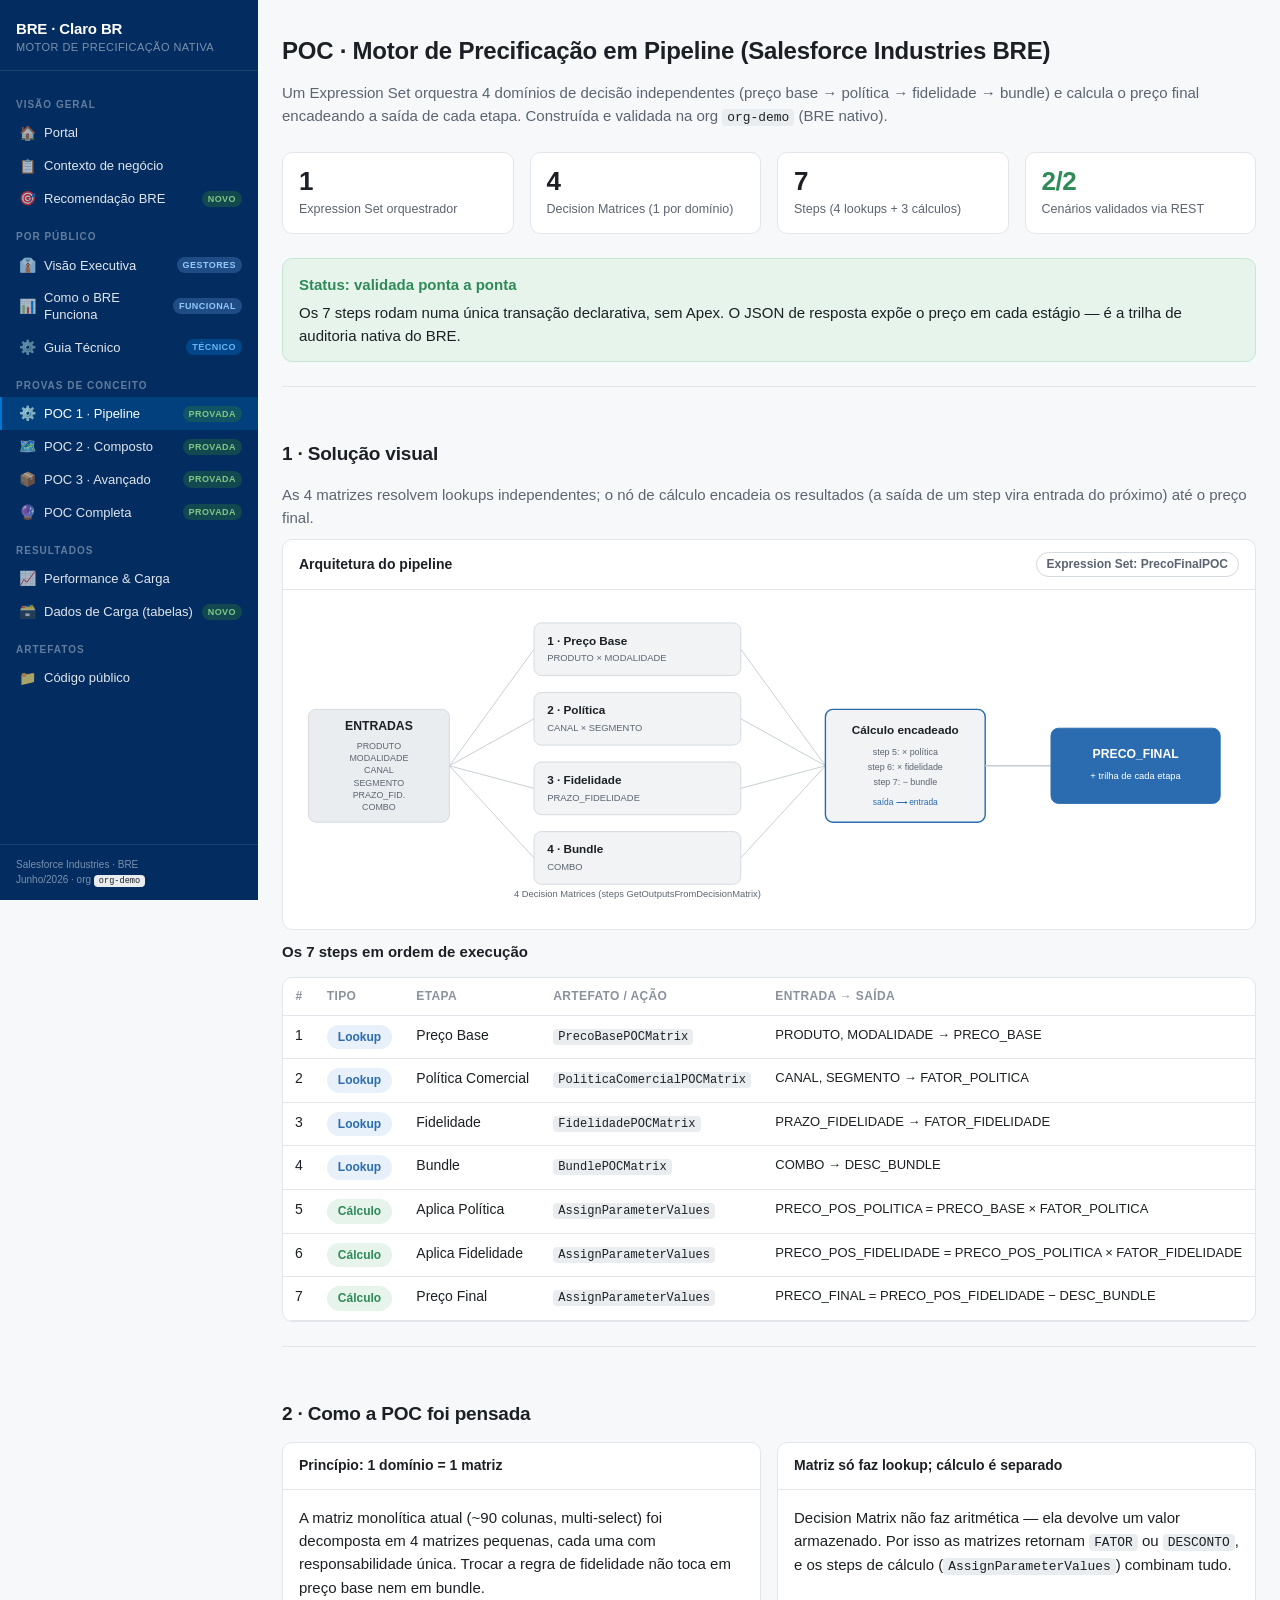
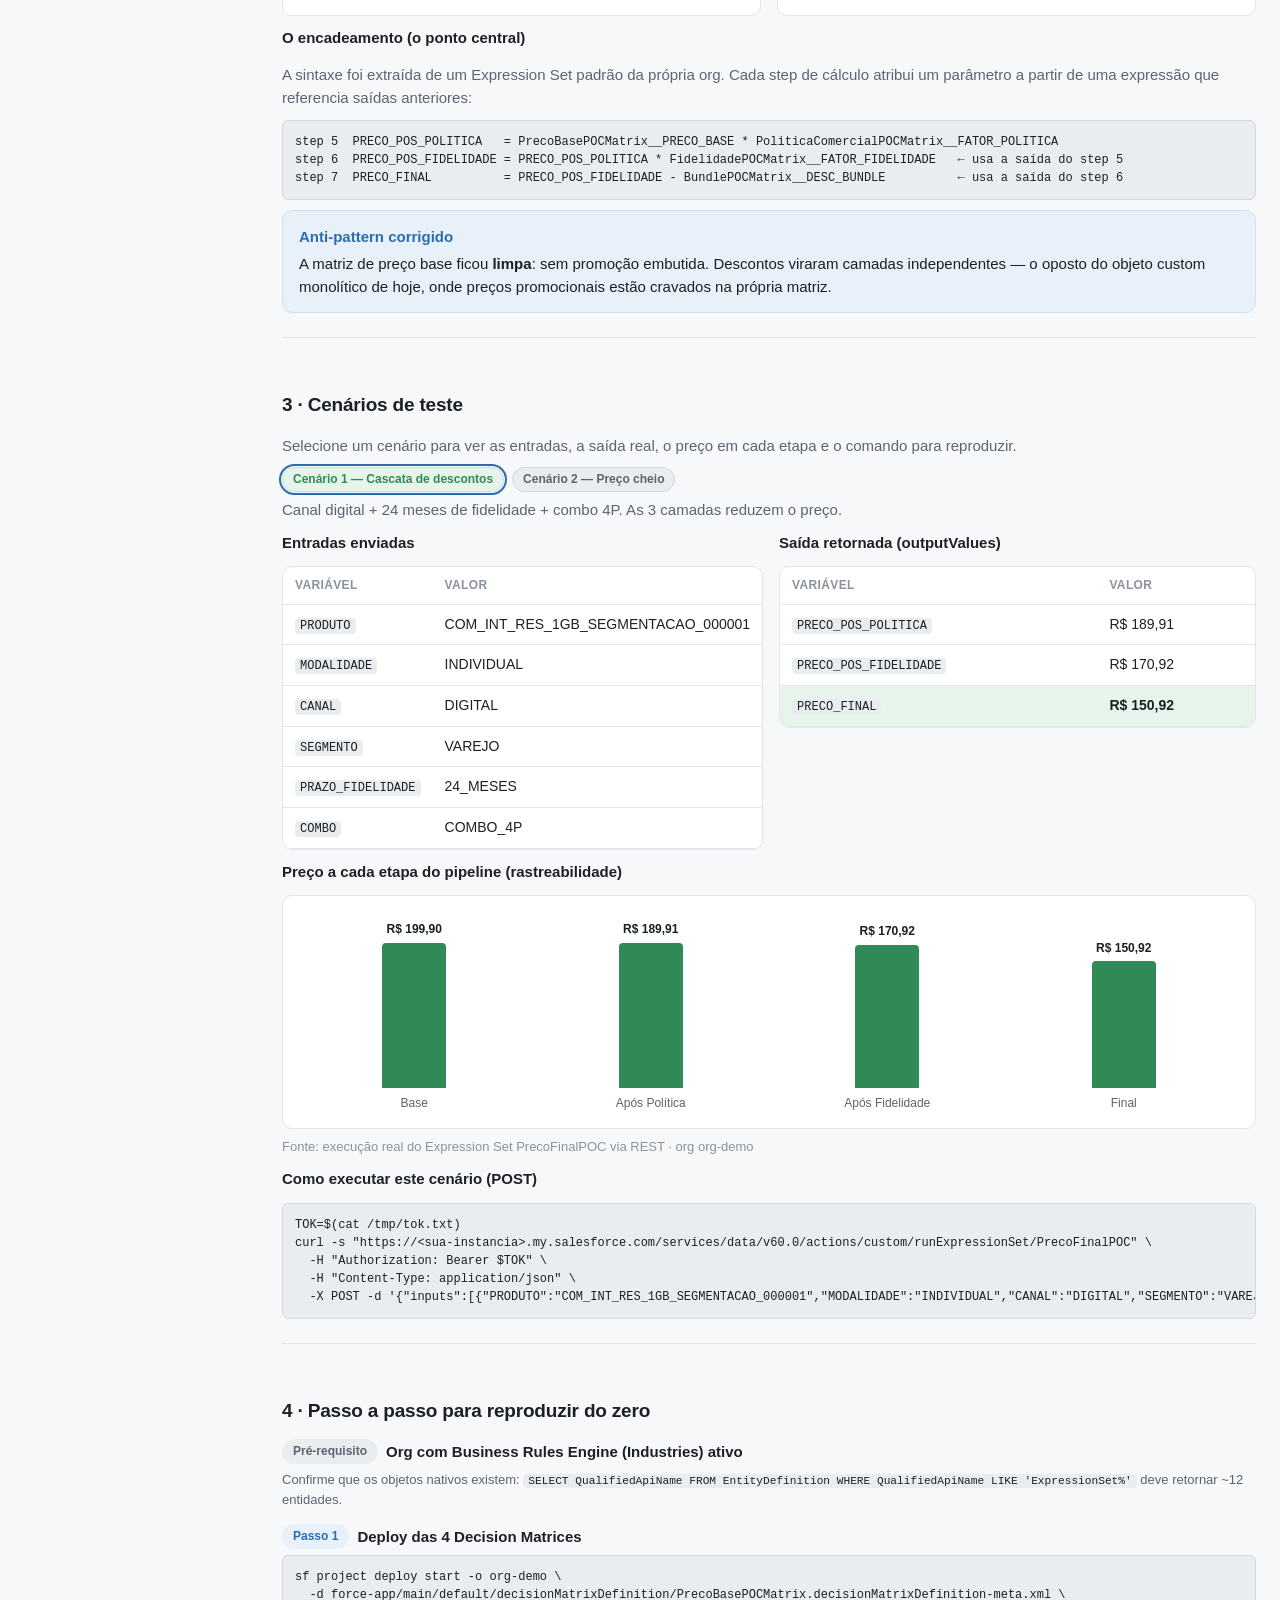
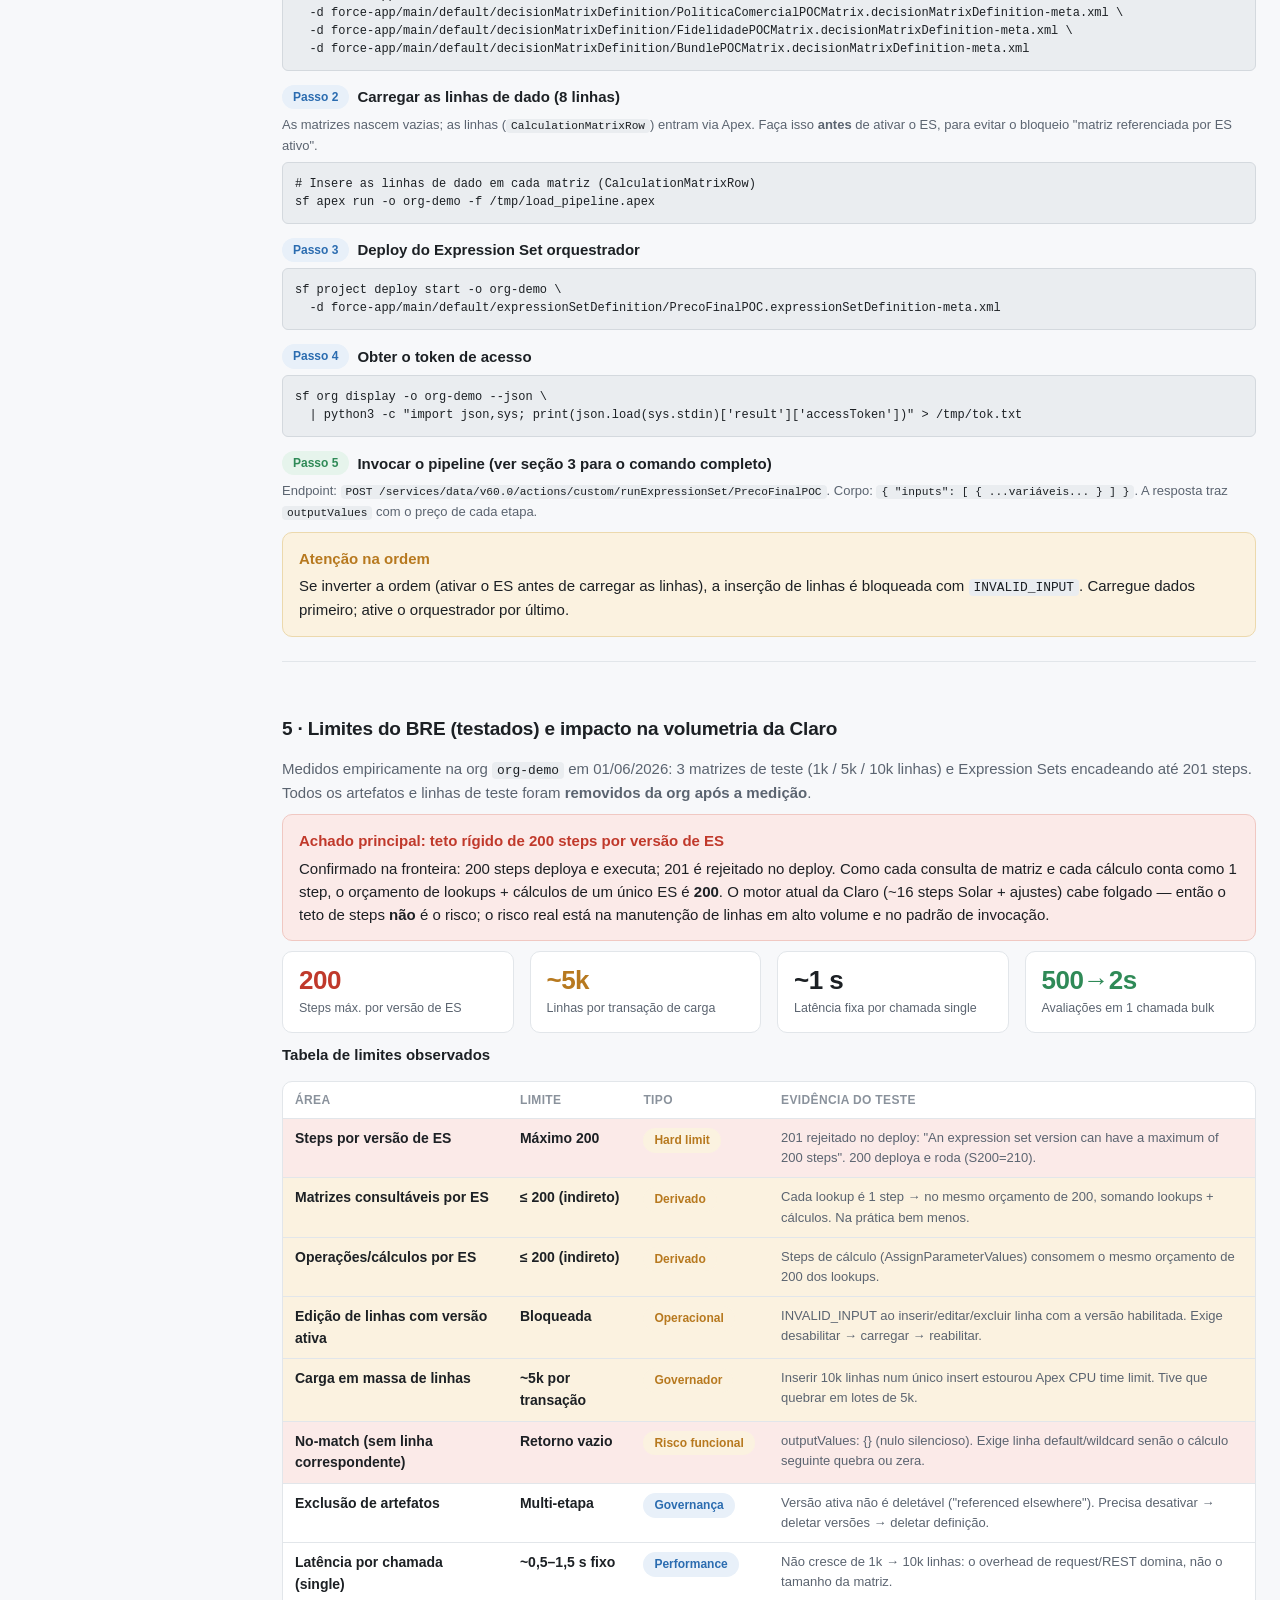
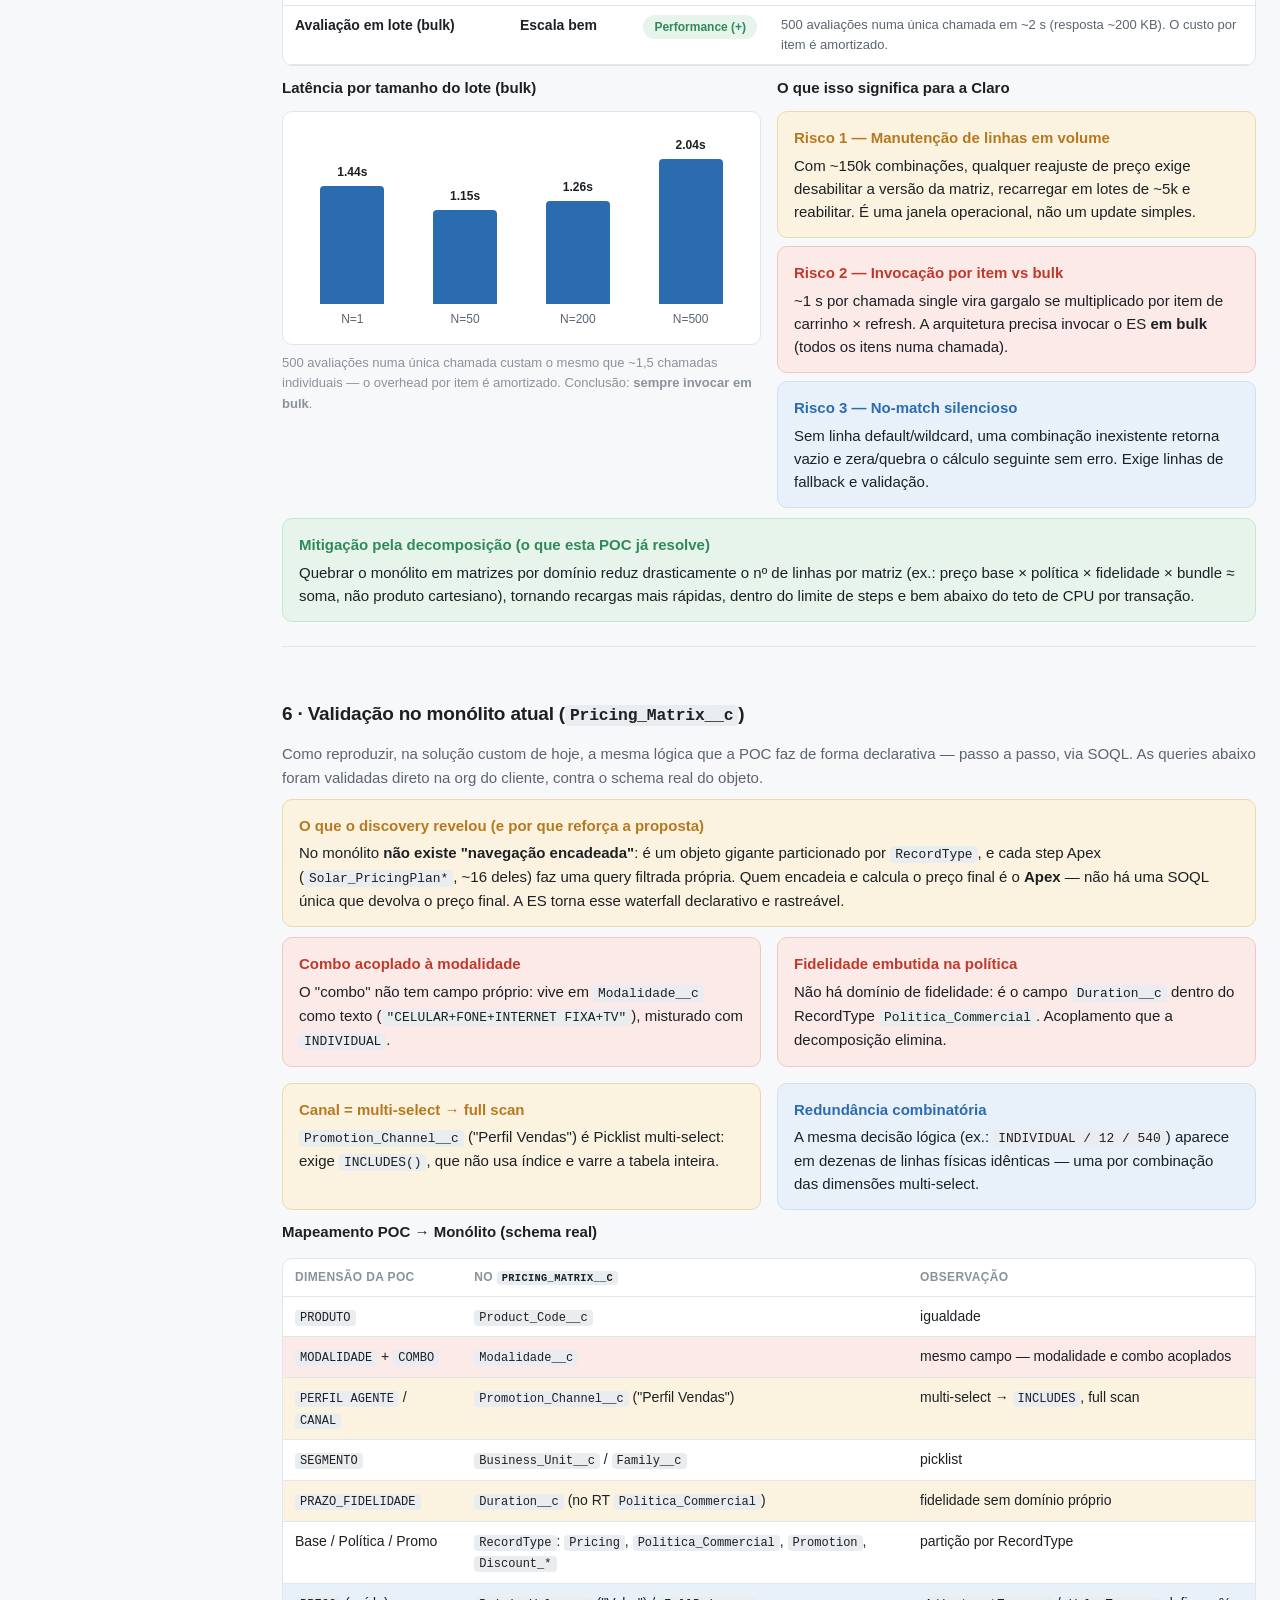
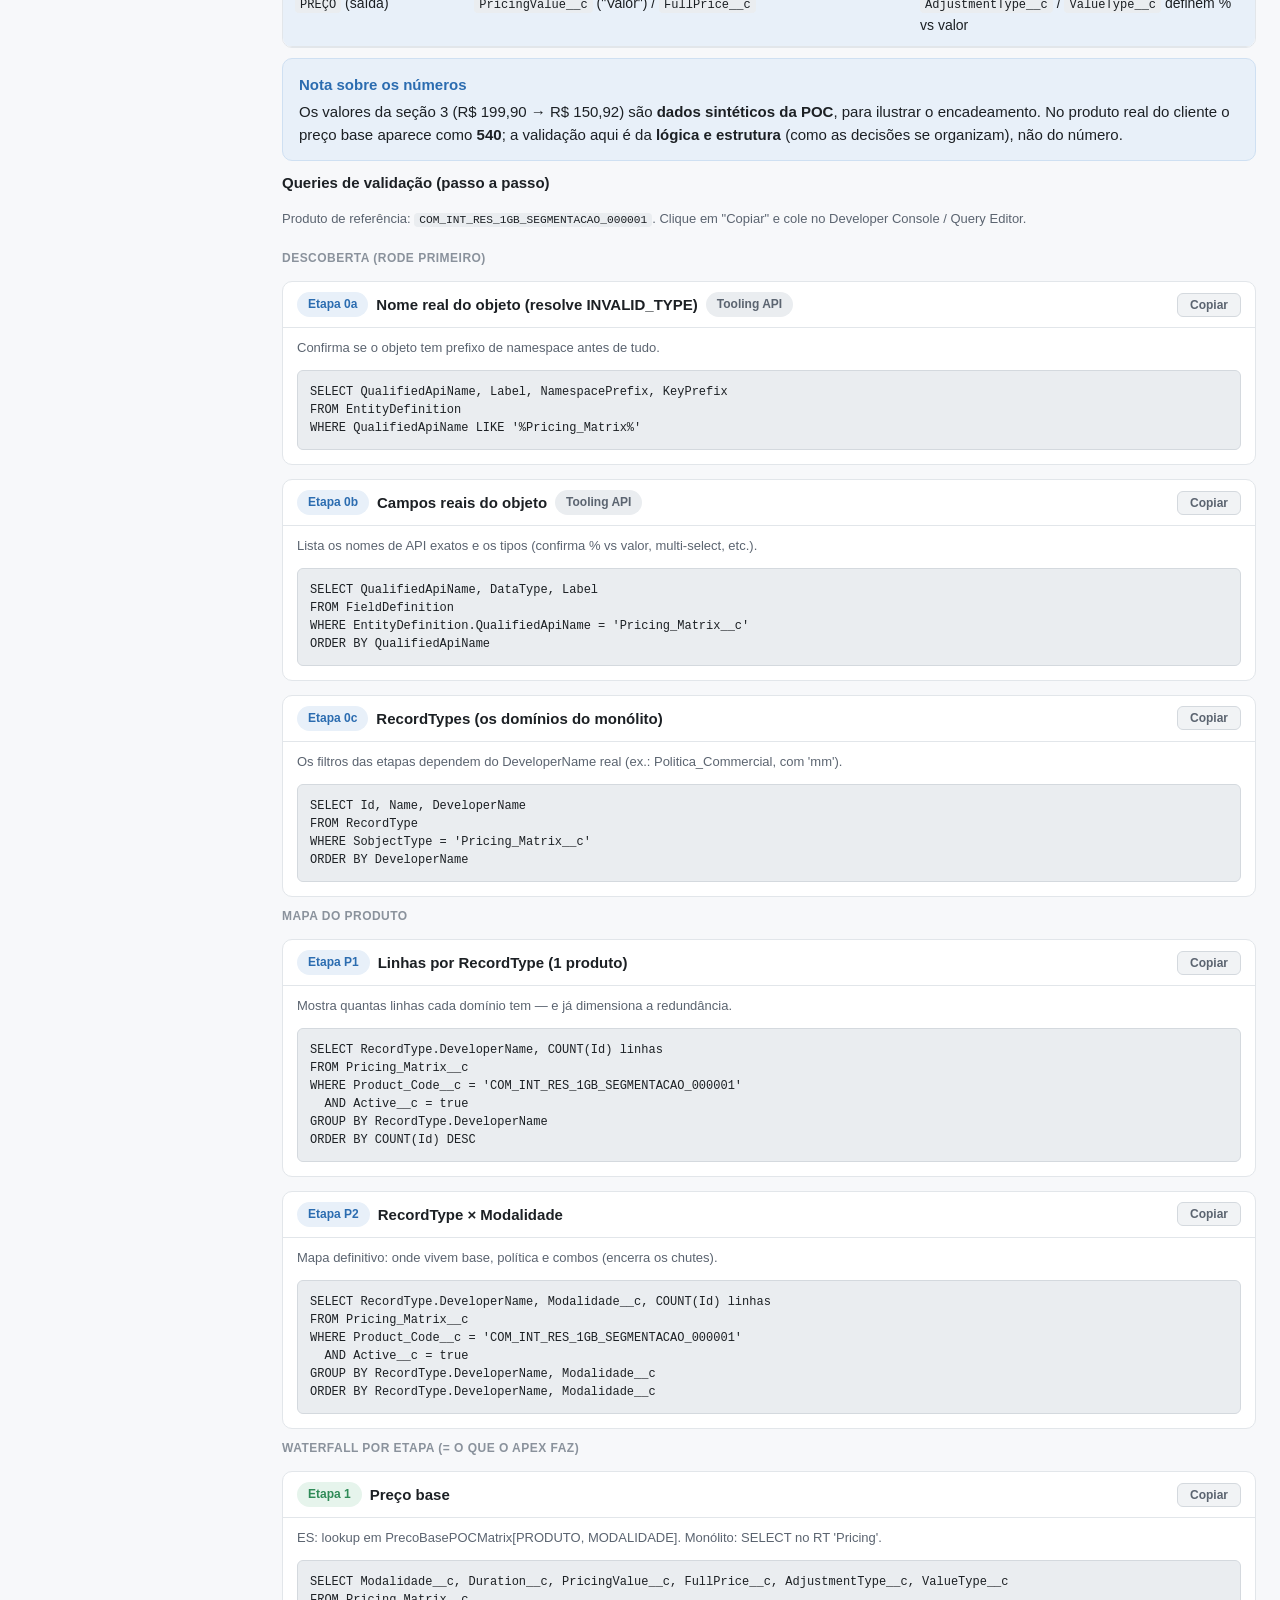
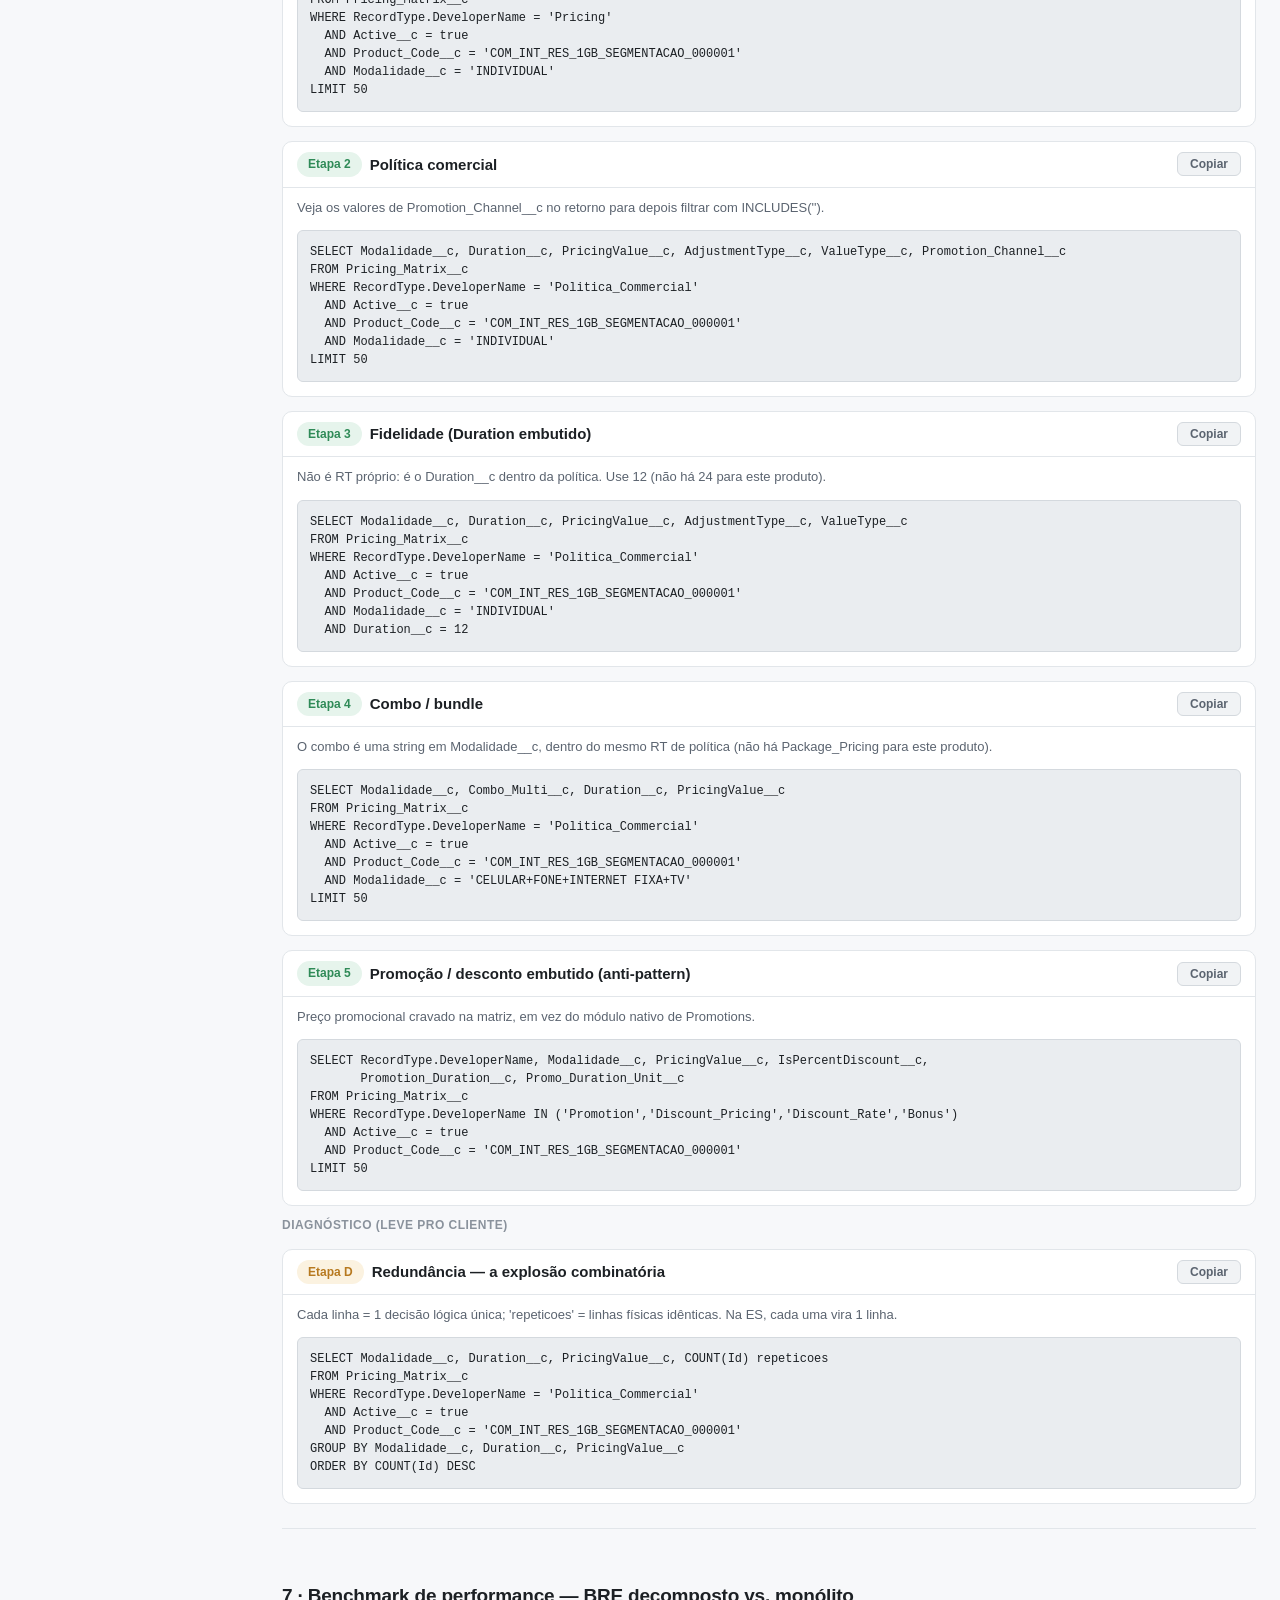
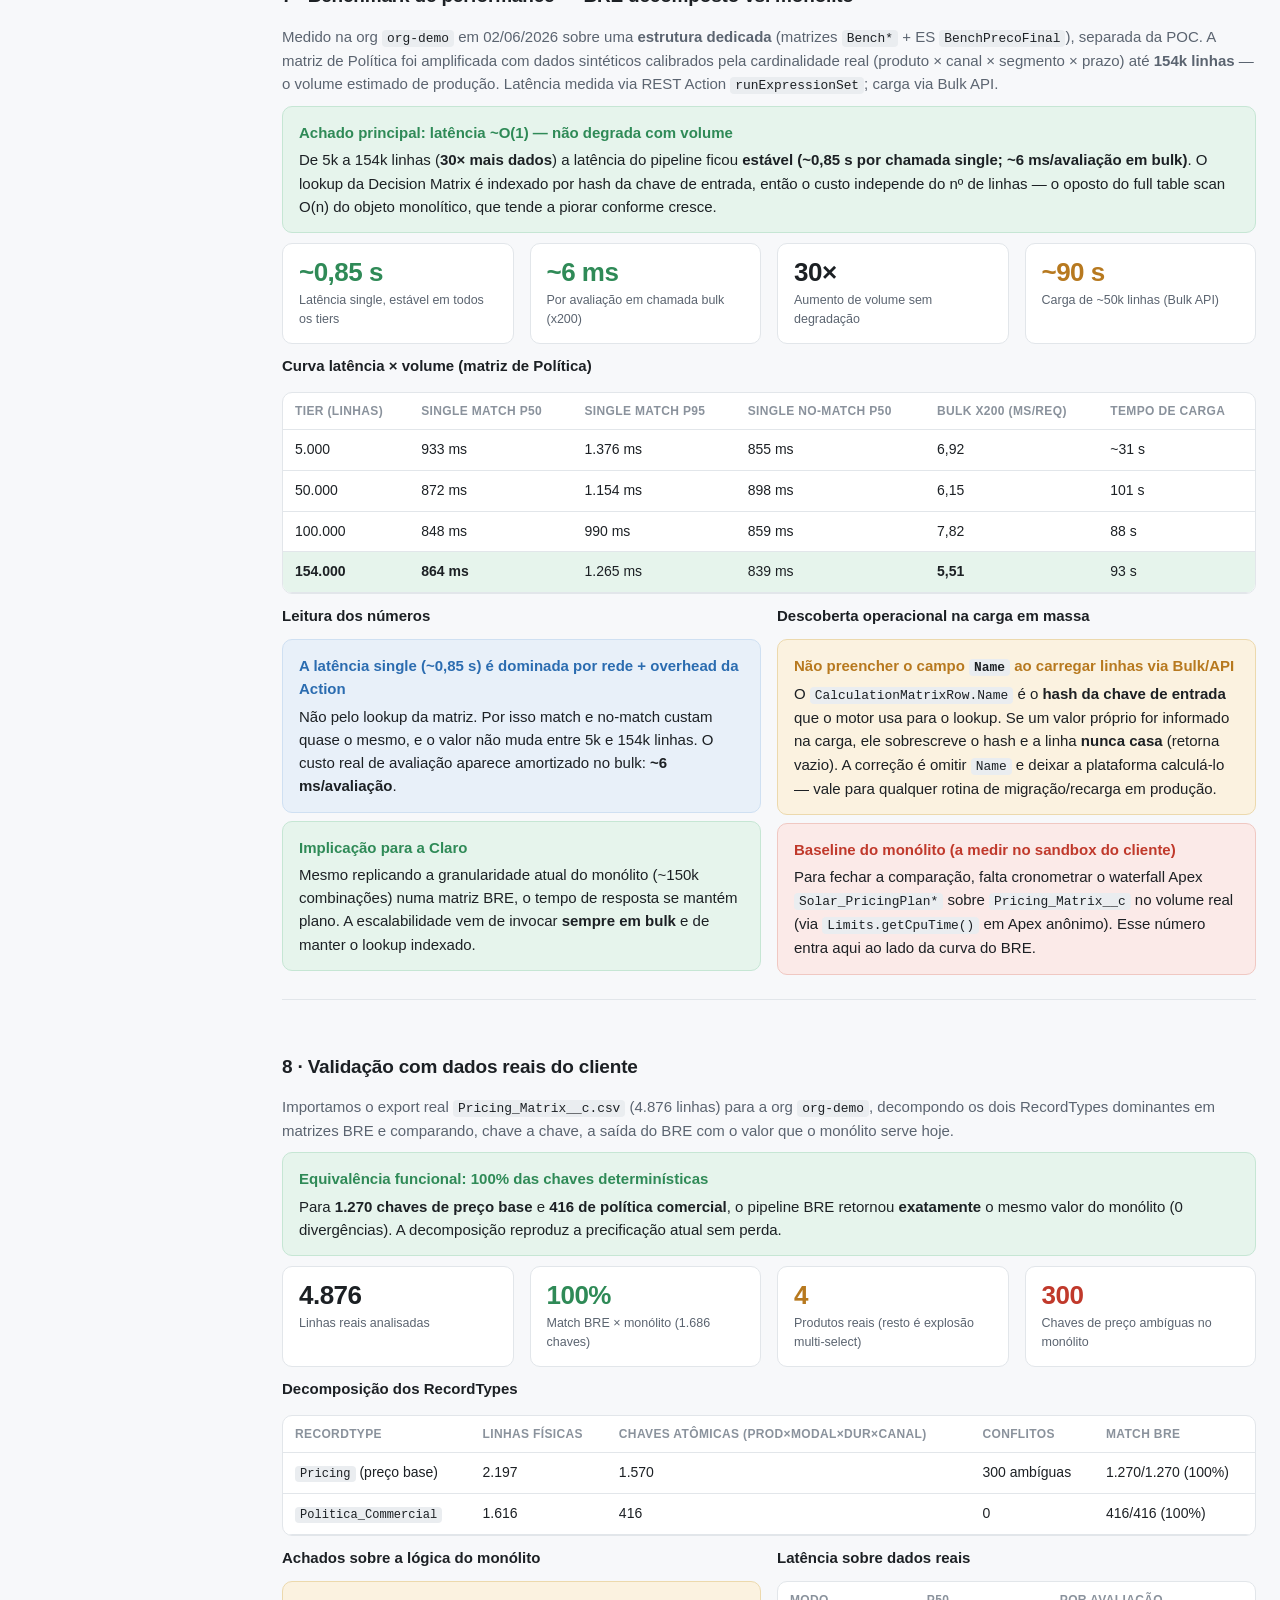
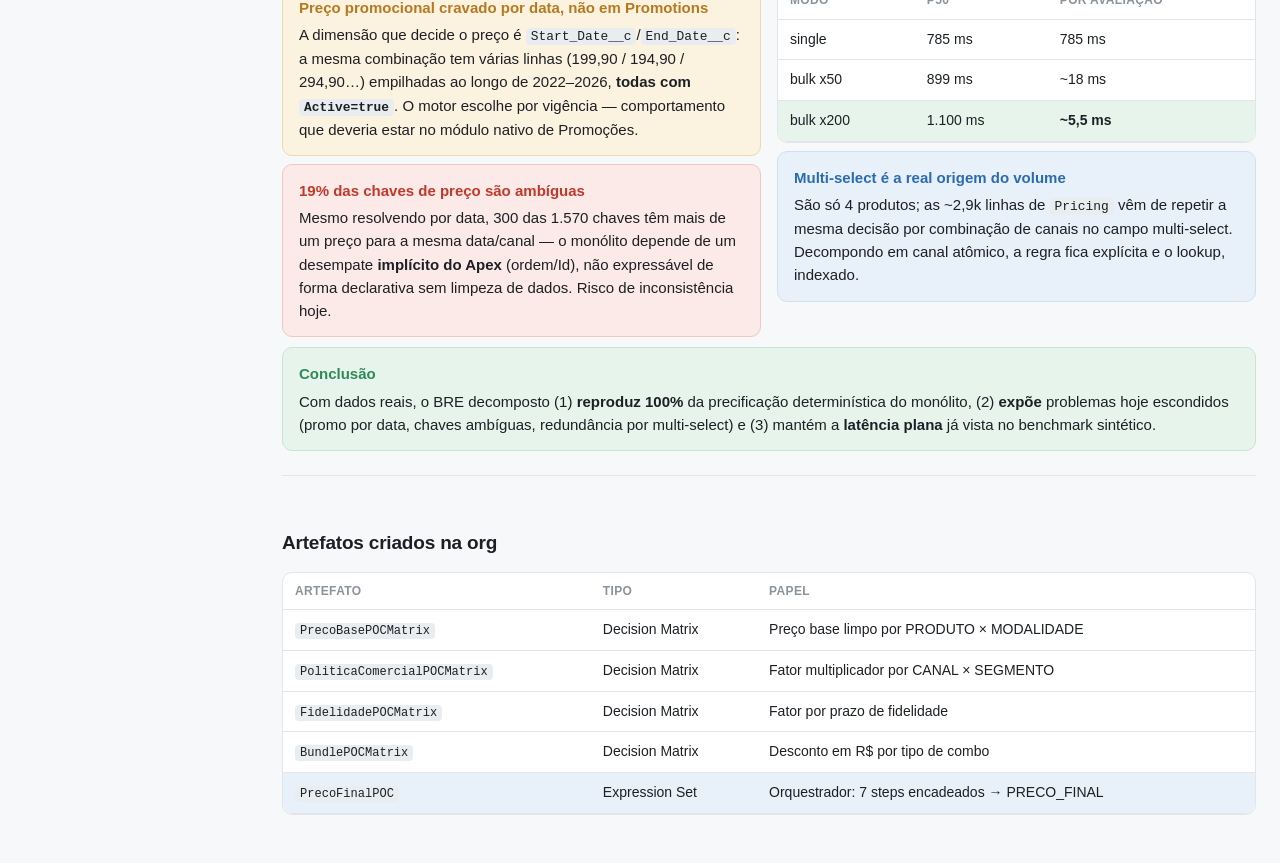
<file: projects/bre-claro/docs/poc-bre-claro.html>
<!DOCTYPE html>
<html lang="pt-BR">
<head>
<meta charset="UTF-8" />
<meta name="viewport" content="width=device-width, initial-scale=1.0" />
<title>POC · Motor de Precificação em Pipeline (Salesforce Industries BRE)</title>
<style>
  :root {
    --bg: #f7f8fa;
    --surface: #ffffff;
    --surface-2: #f1f3f5;
    --surface-3: #eaedf0;
    --text: #1c2024;
    --text-2: #5b6470;
    --text-3: #8a929c;
    --stroke: #e2e6ea;
    --stroke-2: #d4d9de;
    --accent: #2b6cb0;
    --accent-soft: #e8f0f9;
    --success: #2f8a57;
    --success-soft: #e6f4ec;
    --warning: #b7791f;
    --warning-soft: #fbf2e0;
    --danger: #c0392b;
    --danger-soft: #fbeae8;
    --info: #2b6cb0;
    --info-soft: #e8f0f9;
  }
  * { box-sizing: border-box; }
  html, body { margin: 0; padding: 0; }
  body {
    background: var(--bg);
    color: var(--text);
    font-family: -apple-system, BlinkMacSystemFont, "Segoe UI", Roboto, Helvetica, Arial, sans-serif;
    line-height: 1.55;
    font-size: 15px;
  }
  .wrap { max-width: 1040px; margin: 0 auto; padding: 32px 24px 64px; }
  h1 { font-size: 24px; font-weight: 700; margin: 0 0 6px; letter-spacing: -0.01em; }
  h2 { font-size: 19px; font-weight: 700; margin: 0 0 4px; letter-spacing: -0.01em; }
  h3 { font-size: 15px; font-weight: 600; margin: 0 0 4px; }
  p { margin: 0; }
  .sub { color: var(--text-2); }
  .small { font-size: 13px; }
  .tertiary { color: var(--text-3); }
  code, .mono {
    font-family: ui-monospace, SFMono-Regular, Menlo, Consolas, monospace;
    font-size: 0.86em;
  }
  code {
    background: var(--surface-3);
    border-radius: 4px;
    padding: 1px 5px;
    color: var(--text);
  }
  .divider { height: 1px; background: var(--stroke); margin: 28px 0; border: none; }
  section { margin-top: 6px; }
  .stack { display: flex; flex-direction: column; }
  .gap6 > * + * { margin-top: 6px; }
  .gap8 > * + * { margin-top: 8px; }
  .gap10 > * + * { margin-top: 10px; }
  .gap14 > * + * { margin-top: 14px; }
  .gap24 > * + * { margin-top: 24px; }
  .grid4 { display: grid; grid-template-columns: repeat(4, 1fr); gap: 16px; }
  .grid2 { display: grid; grid-template-columns: 1fr 1fr; gap: 16px; }
  @media (max-width: 760px) { .grid4, .grid2 { grid-template-columns: 1fr; } }
  .row { display: flex; align-items: center; gap: 8px; flex-wrap: wrap; }

  .stat {
    background: var(--surface);
    border: 1px solid var(--stroke);
    border-radius: 10px;
    padding: 14px 16px;
  }
  .stat .v { font-size: 26px; font-weight: 700; letter-spacing: -0.02em; line-height: 1.1; }
  .stat .l { font-size: 12.5px; color: var(--text-2); margin-top: 4px; }
  .stat.danger .v { color: var(--danger); }
  .stat.warning .v { color: var(--warning); }
  .stat.success .v { color: var(--success); }

  .card {
    background: var(--surface);
    border: 1px solid var(--stroke);
    border-radius: 10px;
    overflow: hidden;
  }
  .card .hd {
    padding: 12px 16px;
    border-bottom: 1px solid var(--stroke);
    font-weight: 600;
    font-size: 14px;
    display: flex; justify-content: space-between; align-items: center; gap: 8px;
  }
  .card .bd { padding: 16px; }

  .callout {
    border-radius: 10px;
    padding: 14px 16px;
    border: 1px solid var(--stroke-2);
  }
  .callout .ct { font-weight: 600; margin-bottom: 4px; }
  .callout.info { background: var(--info-soft); border-color: #cfe0f2; }
  .callout.success { background: var(--success-soft); border-color: #c6e6d4; }
  .callout.warning { background: var(--warning-soft); border-color: #ecd9ad; }
  .callout.danger { background: var(--danger-soft); border-color: #f0c8c2; }
  .callout.info .ct { color: var(--info); }
  .callout.success .ct { color: var(--success); }
  .callout.warning .ct { color: var(--warning); }
  .callout.danger .ct { color: var(--danger); }

  .pill {
    display: inline-flex; align-items: center;
    font-size: 12px; font-weight: 600;
    padding: 2px 10px; border-radius: 999px;
    border: 1px solid transparent; white-space: nowrap;
  }
  .pill.neutral { background: var(--surface-3); color: var(--text-2); }
  .pill.info { background: var(--info-soft); color: var(--info); }
  .pill.success { background: var(--success-soft); color: var(--success); }
  .pill.warning { background: var(--warning-soft); color: var(--warning); }
  .pill.clickable { cursor: pointer; border-color: var(--stroke-2); }
  .pill.active { outline: 2px solid var(--accent); outline-offset: 1px; }

  table { width: 100%; border-collapse: collapse; font-size: 14px; }
  th, td { text-align: left; padding: 9px 12px; border-bottom: 1px solid var(--stroke); vertical-align: top; }
  th { font-size: 12px; text-transform: uppercase; letter-spacing: 0.03em; color: var(--text-3); font-weight: 600; }
  tr.danger td { background: var(--danger-soft); }
  tr.warning td { background: var(--warning-soft); }
  tr.info td { background: var(--info-soft); }
  tr.success td { background: var(--success-soft); }
  .tbl-wrap { background: var(--surface); border: 1px solid var(--stroke); border-radius: 10px; overflow: hidden; }
  td.center, th.center { text-align: center; }

  pre {
    background: var(--surface-3);
    border: 1px solid var(--stroke-2);
    border-radius: 6px;
    padding: 12px;
    margin: 0;
    font-family: ui-monospace, SFMono-Regular, Menlo, Consolas, monospace;
    font-size: 12px;
    line-height: 1.5;
    overflow-x: auto;
  }

  /* bar chart */
  .chart { display: flex; align-items: flex-end; gap: 14px; height: 200px; padding: 8px 4px 0; }
  .bar-col { display: flex; flex-direction: column; align-items: center; flex: 1; height: 100%; justify-content: flex-end; }
  .bar { width: 100%; max-width: 64px; border-radius: 4px 4px 0 0; }
  .bar.info { background: var(--accent); }
  .bar.success { background: var(--success); }
  .bar-val { font-size: 12px; font-weight: 600; margin-bottom: 4px; }
  .bar-cat { font-size: 12px; color: var(--text-2); margin-top: 6px; text-align: center; }

  .head-badge { display:inline-block; font-size:12px; color:var(--text-2); border:1px solid var(--stroke-2); border-radius:999px; padding:2px 10px; }

  /* query cards */
  .group-label { font-size:12px; text-transform:uppercase; letter-spacing:.04em; color:var(--text-3); font-weight:600; margin-top:10px; }
  .qcard { border:1px solid var(--stroke); border-radius:10px; background:var(--surface); overflow:hidden; }
  .qcard .qhd { padding:10px 14px; border-bottom:1px solid var(--stroke); display:flex; align-items:center; gap:8px; justify-content:space-between; }
  .qcard .qhd .left { display:flex; align-items:center; gap:8px; flex-wrap:wrap; }
  .qcard .qdesc { padding:10px 14px 0; color:var(--text-2); font-size:13px; }
  .qcard pre { margin:12px 14px 14px; }
  .copy-btn { cursor:pointer; font-size:12px; font-weight:600; border:1px solid var(--stroke-2); background:var(--surface-2); color:var(--text-2); border-radius:6px; padding:4px 12px; white-space:nowrap; }
  .copy-btn:hover { background:var(--surface-3); }
  .copy-btn.ok { color:var(--success); border-color:#c6e6d4; background:var(--success-soft); }
</style>
</head>
<body>
<div class="wrap stack gap24">

  <!-- Cabeçalho -->
  <div class="stack gap6">
    <h1>POC · Motor de Precificação em Pipeline (Salesforce Industries BRE)</h1>
    <p class="sub">
      Um Expression Set orquestra 4 domínios de decisão independentes (preço base → política →
      fidelidade → bundle) e calcula o preço final encadeando a saída de cada etapa. Construída e
      validada na org <code>org-demo</code> (BRE nativo).
    </p>
  </div>

  <div class="grid4">
    <div class="stat"><div class="v">1</div><div class="l">Expression Set orquestrador</div></div>
    <div class="stat"><div class="v">4</div><div class="l">Decision Matrices (1 por domínio)</div></div>
    <div class="stat"><div class="v">7</div><div class="l">Steps (4 lookups + 3 cálculos)</div></div>
    <div class="stat success"><div class="v">2/2</div><div class="l">Cenários validados via REST</div></div>
  </div>

  <div class="callout success">
    <div class="ct">Status: validada ponta a ponta</div>
    <div>Os 7 steps rodam numa única transação declarativa, sem Apex. O JSON de resposta expõe o preço
    em cada estágio — é a trilha de auditoria nativa do BRE.</div>
  </div>

  <!-- 1. Solução visual -->
  <hr class="divider" />
  <section class="stack gap10">
    <h2>1 · Solução visual</h2>
    <p class="sub">As 4 matrizes resolvem lookups independentes; o nó de cálculo encadeia os resultados
      (a saída de um step vira entrada do próximo) até o preço final.</p>

    <div class="card">
      <div class="hd">Arquitetura do pipeline <span class="head-badge">Expression Set: PrecoFinalPOC</span></div>
      <div class="bd" id="diagram"></div>
    </div>

    <h3>Os 7 steps em ordem de execução</h3>
    <div class="tbl-wrap">
      <table>
        <thead><tr>
          <th class="center">#</th><th>Tipo</th><th>Etapa</th><th>Artefato / Ação</th><th>Entrada → Saída</th>
        </tr></thead>
        <tbody id="steps-body"></tbody>
      </table>
    </div>
  </section>

  <!-- 2. Como foi pensada -->
  <hr class="divider" />
  <section class="stack gap10">
    <h2>2 · Como a POC foi pensada</h2>
    <div class="grid2">
      <div class="card"><div class="hd">Princípio: 1 domínio = 1 matriz</div>
        <div class="bd"><p>A matriz monolítica atual (~90 colunas, multi-select) foi decomposta em 4 matrizes
        pequenas, cada uma com responsabilidade única. Trocar a regra de fidelidade não toca em preço
        base nem em bundle.</p></div>
      </div>
      <div class="card"><div class="hd">Matriz só faz lookup; cálculo é separado</div>
        <div class="bd"><p>Decision Matrix não faz aritmética — ela devolve um valor armazenado. Por isso as
        matrizes retornam <code>FATOR</code> ou <code>DESCONTO</code>, e os steps de cálculo
        (<code>AssignParameterValues</code>) combinam tudo.</p></div>
      </div>
    </div>

    <h3>O encadeamento (o ponto central)</h3>
    <p class="sub">A sintaxe foi extraída de um Expression Set padrão da própria org. Cada step de cálculo
      atribui um parâmetro a partir de uma expressão que referencia saídas anteriores:</p>
    <pre>step 5  PRECO_POS_POLITICA   = PrecoBasePOCMatrix__PRECO_BASE * PoliticaComercialPOCMatrix__FATOR_POLITICA
step 6  PRECO_POS_FIDELIDADE = PRECO_POS_POLITICA * FidelidadePOCMatrix__FATOR_FIDELIDADE   ← usa a saída do step 5
step 7  PRECO_FINAL          = PRECO_POS_FIDELIDADE - BundlePOCMatrix__DESC_BUNDLE          ← usa a saída do step 6</pre>

    <div class="callout info">
      <div class="ct">Anti-pattern corrigido</div>
      <div>A matriz de preço base ficou <b>limpa</b>: sem promoção embutida. Descontos viraram camadas
      independentes — o oposto do objeto custom monolítico de hoje, onde preços promocionais estão
      cravados na própria matriz.</div>
    </div>
  </section>

  <!-- 3. Cenários -->
  <hr class="divider" />
  <section class="stack gap10">
    <h2>3 · Cenários de teste</h2>
    <p class="sub">Selecione um cenário para ver as entradas, a saída real, o preço em cada etapa e o comando para reproduzir.</p>

    <div class="row" id="scenario-pills"></div>
    <p class="sub" id="scenario-resumo" style="margin-top:6px;"></p>

    <div class="grid2">
      <div class="stack gap8">
        <h3>Entradas enviadas</h3>
        <div class="tbl-wrap"><table><thead><tr><th>Variável</th><th>Valor</th></tr></thead>
          <tbody id="inputs-body"></tbody></table></div>
      </div>
      <div class="stack gap8">
        <h3>Saída retornada (outputValues)</h3>
        <div class="tbl-wrap"><table><thead><tr><th>Variável</th><th>Valor</th></tr></thead>
          <tbody id="outputs-body"></tbody></table></div>
      </div>
    </div>

    <div class="stack gap8">
      <h3>Preço a cada etapa do pipeline (rastreabilidade)</h3>
      <div class="card"><div class="bd"><div class="chart" id="stage-chart"></div></div></div>
      <p class="small tertiary">Fonte: execução real do Expression Set PrecoFinalPOC via REST · org org-demo</p>
    </div>

    <div class="stack gap8">
      <h3>Como executar este cenário (POST)</h3>
      <pre id="curl-block"></pre>
    </div>
  </section>

  <!-- 4. Passo a passo -->
  <hr class="divider" />
  <section class="stack gap10">
    <h2>4 · Passo a passo para reproduzir do zero</h2>
    <div class="stack gap14">
      <div class="stack gap6">
        <div class="row"><span class="pill neutral">Pré-requisito</span><b>Org com Business Rules Engine (Industries) ativo</b></div>
        <p class="small sub">Confirme que os objetos nativos existem: <code>SELECT QualifiedApiName FROM EntityDefinition WHERE QualifiedApiName LIKE 'ExpressionSet%'</code> deve retornar ~12 entidades.</p>
      </div>
      <div class="stack gap6">
        <div class="row"><span class="pill info">Passo 1</span><b>Deploy das 4 Decision Matrices</b></div>
        <pre>sf project deploy start -o org-demo \
  -d force-app/main/default/decisionMatrixDefinition/PrecoBasePOCMatrix.decisionMatrixDefinition-meta.xml \
  -d force-app/main/default/decisionMatrixDefinition/PoliticaComercialPOCMatrix.decisionMatrixDefinition-meta.xml \
  -d force-app/main/default/decisionMatrixDefinition/FidelidadePOCMatrix.decisionMatrixDefinition-meta.xml \
  -d force-app/main/default/decisionMatrixDefinition/BundlePOCMatrix.decisionMatrixDefinition-meta.xml</pre>
      </div>
      <div class="stack gap6">
        <div class="row"><span class="pill info">Passo 2</span><b>Carregar as linhas de dado (8 linhas)</b></div>
        <p class="small sub">As matrizes nascem vazias; as linhas (<code>CalculationMatrixRow</code>) entram via Apex.
        Faça isso <b>antes</b> de ativar o ES, para evitar o bloqueio "matriz referenciada por ES ativo".</p>
        <pre># Insere as linhas de dado em cada matriz (CalculationMatrixRow)
sf apex run -o org-demo -f /tmp/load_pipeline.apex</pre>
      </div>
      <div class="stack gap6">
        <div class="row"><span class="pill info">Passo 3</span><b>Deploy do Expression Set orquestrador</b></div>
        <pre>sf project deploy start -o org-demo \
  -d force-app/main/default/expressionSetDefinition/PrecoFinalPOC.expressionSetDefinition-meta.xml</pre>
      </div>
      <div class="stack gap6">
        <div class="row"><span class="pill info">Passo 4</span><b>Obter o token de acesso</b></div>
        <pre>sf org display -o org-demo --json \
  | python3 -c "import json,sys; print(json.load(sys.stdin)['result']['accessToken'])" > /tmp/tok.txt</pre>
      </div>
      <div class="stack gap6">
        <div class="row"><span class="pill success">Passo 5</span><b>Invocar o pipeline (ver seção 3 para o comando completo)</b></div>
        <p class="small sub">Endpoint: <code>POST /services/data/v60.0/actions/custom/runExpressionSet/PrecoFinalPOC</code>.
        Corpo: <code>{ "inputs": [ { ...variáveis... } ] }</code>. A resposta traz <code>outputValues</code> com o preço de cada etapa.</p>
      </div>
    </div>

    <div class="callout warning">
      <div class="ct">Atenção na ordem</div>
      <div>Se inverter a ordem (ativar o ES antes de carregar as linhas), a inserção de linhas é bloqueada
      com <code>INVALID_INPUT</code>. Carregue dados primeiro; ative o orquestrador por último.</div>
    </div>
  </section>

  <!-- 5. Limites -->
  <hr class="divider" />
  <section class="stack gap10">
    <h2>5 · Limites do BRE (testados) e impacto na volumetria da Claro</h2>
    <p class="sub">Medidos empiricamente na org <code>org-demo</code> em 01/06/2026: 3 matrizes de teste
      (1k / 5k / 10k linhas) e Expression Sets encadeando até 201 steps. Todos os artefatos e linhas de
      teste foram <b>removidos da org após a medição</b>.</p>

    <div class="callout danger">
      <div class="ct">Achado principal: teto rígido de 200 steps por versão de ES</div>
      <div>Confirmado na fronteira: 200 steps deploya e executa; 201 é rejeitado no deploy. Como cada
      consulta de matriz e cada cálculo conta como 1 step, o orçamento de lookups + cálculos de um único
      ES é <b>200</b>. O motor atual da Claro (~16 steps Solar + ajustes) cabe folgado — então o teto de
      steps <b>não</b> é o risco; o risco real está na manutenção de linhas em alto volume e no padrão de
      invocação.</div>
    </div>

    <div class="grid4">
      <div class="stat danger"><div class="v">200</div><div class="l">Steps máx. por versão de ES</div></div>
      <div class="stat warning"><div class="v">~5k</div><div class="l">Linhas por transação de carga</div></div>
      <div class="stat"><div class="v">~1 s</div><div class="l">Latência fixa por chamada single</div></div>
      <div class="stat success"><div class="v">500→2s</div><div class="l">Avaliações em 1 chamada bulk</div></div>
    </div>

    <h3>Tabela de limites observados</h3>
    <div class="tbl-wrap">
      <table>
        <thead><tr><th>Área</th><th>Limite</th><th>Tipo</th><th>Evidência do teste</th></tr></thead>
        <tbody id="limits-body"></tbody>
      </table>
    </div>

    <div class="grid2">
      <div class="stack gap8">
        <h3>Latência por tamanho do lote (bulk)</h3>
        <div class="card"><div class="bd"><div class="chart" id="bulk-chart"></div></div></div>
        <p class="small tertiary">500 avaliações numa única chamada custam o mesmo que ~1,5 chamadas
        individuais — o overhead por item é amortizado. Conclusão: <b>sempre invocar em bulk</b>.</p>
      </div>
      <div class="stack gap8">
        <h3>O que isso significa para a Claro</h3>
        <div class="callout warning">
          <div class="ct">Risco 1 — Manutenção de linhas em volume</div>
          <div>Com ~150k combinações, qualquer reajuste de preço exige desabilitar a versão da matriz,
          recarregar em lotes de ~5k e reabilitar. É uma janela operacional, não um update simples.</div>
        </div>
        <div class="callout danger">
          <div class="ct">Risco 2 — Invocação por item vs bulk</div>
          <div>~1 s por chamada single vira gargalo se multiplicado por item de carrinho × refresh. A
          arquitetura precisa invocar o ES <b>em bulk</b> (todos os itens numa chamada).</div>
        </div>
        <div class="callout info">
          <div class="ct">Risco 3 — No-match silencioso</div>
          <div>Sem linha default/wildcard, uma combinação inexistente retorna vazio e zera/quebra o
          cálculo seguinte sem erro. Exige linhas de fallback e validação.</div>
        </div>
      </div>
    </div>

    <div class="callout success">
      <div class="ct">Mitigação pela decomposição (o que esta POC já resolve)</div>
      <div>Quebrar o monólito em matrizes por domínio reduz drasticamente o nº de linhas por matriz
      (ex.: preço base × política × fidelidade × bundle ≈ soma, não produto cartesiano), tornando
      recargas mais rápidas, dentro do limite de steps e bem abaixo do teto de CPU por transação.</div>
    </div>
  </section>

  <!-- 6. Validação no monólito -->
  <hr class="divider" />
  <section class="stack gap10">
    <h2>6 · Validação no monólito atual (<code>Pricing_Matrix__c</code>)</h2>
    <p class="sub">Como reproduzir, na solução custom de hoje, a mesma lógica que a POC faz de forma
      declarativa — passo a passo, via SOQL. As queries abaixo foram validadas direto na org do cliente,
      contra o schema real do objeto.</p>

    <div class="callout warning">
      <div class="ct">O que o discovery revelou (e por que reforça a proposta)</div>
      <div>No monólito <b>não existe "navegação encadeada"</b>: é um objeto gigante particionado por
      <code>RecordType</code>, e cada step Apex (<code>Solar_PricingPlan*</code>, ~16 deles) faz uma query
      filtrada própria. Quem encadeia e calcula o preço final é o <b>Apex</b> — não há uma SOQL única que
      devolva o preço final. A ES torna esse waterfall declarativo e rastreável.</div>
    </div>

    <div class="grid2">
      <div class="callout danger">
        <div class="ct">Combo acoplado à modalidade</div>
        <div>O "combo" não tem campo próprio: vive em <code>Modalidade__c</code> como texto
        (<code>"CELULAR+FONE+INTERNET FIXA+TV"</code>), misturado com <code>INDIVIDUAL</code>.</div>
      </div>
      <div class="callout danger">
        <div class="ct">Fidelidade embutida na política</div>
        <div>Não há domínio de fidelidade: é o campo <code>Duration__c</code> dentro do RecordType
        <code>Politica_Commercial</code>. Acoplamento que a decomposição elimina.</div>
      </div>
      <div class="callout warning">
        <div class="ct">Canal = multi-select → full scan</div>
        <div><code>Promotion_Channel__c</code> ("Perfil Vendas") é Picklist multi-select: exige
        <code>INCLUDES()</code>, que não usa índice e varre a tabela inteira.</div>
      </div>
      <div class="callout info">
        <div class="ct">Redundância combinatória</div>
        <div>A mesma decisão lógica (ex.: <code>INDIVIDUAL / 12 / 540</code>) aparece em dezenas de linhas
        físicas idênticas — uma por combinação das dimensões multi-select.</div>
      </div>
    </div>

    <h3>Mapeamento POC → Monólito (schema real)</h3>
    <div class="tbl-wrap">
      <table>
        <thead><tr><th>Dimensão da POC</th><th>No <code>Pricing_Matrix__c</code></th><th>Observação</th></tr></thead>
        <tbody>
          <tr><td><code>PRODUTO</code></td><td><code>Product_Code__c</code></td><td>igualdade</td></tr>
          <tr class="danger"><td><code>MODALIDADE</code> + <code>COMBO</code></td><td><code>Modalidade__c</code></td><td>mesmo campo — modalidade e combo acoplados</td></tr>
          <tr class="warning"><td><code>PERFIL AGENTE</code> / <code>CANAL</code></td><td><code>Promotion_Channel__c</code> ("Perfil Vendas")</td><td>multi-select → <code>INCLUDES</code>, full scan</td></tr>
          <tr><td><code>SEGMENTO</code></td><td><code>Business_Unit__c</code> / <code>Family__c</code></td><td>picklist</td></tr>
          <tr class="warning"><td><code>PRAZO_FIDELIDADE</code></td><td><code>Duration__c</code> (no RT <code>Politica_Commercial</code>)</td><td>fidelidade sem domínio próprio</td></tr>
          <tr><td>Base / Política / Promo</td><td><code>RecordType</code>: <code>Pricing</code>, <code>Politica_Commercial</code>, <code>Promotion</code>, <code>Discount_*</code></td><td>partição por RecordType</td></tr>
          <tr class="info"><td><code>PREÇO</code> (saída)</td><td><code>PricingValue__c</code> ("Valor") / <code>FullPrice__c</code></td><td><code>AdjustmentType__c</code> / <code>ValueType__c</code> definem % vs valor</td></tr>
        </tbody>
      </table>
    </div>

    <div class="callout info">
      <div class="ct">Nota sobre os números</div>
      <div>Os valores da seção 3 (R$ 199,90 → R$ 150,92) são <b>dados sintéticos da POC</b>, para ilustrar o
      encadeamento. No produto real do cliente o preço base aparece como <b>540</b>; a validação aqui é da
      <b>lógica e estrutura</b> (como as decisões se organizam), não do número.</div>
    </div>

    <h3>Queries de validação (passo a passo)</h3>
    <p class="small sub">Produto de referência: <code>COM_INT_RES_1GB_SEGMENTACAO_000001</code>. Clique em "Copiar" e cole no Developer Console / Query Editor.</p>
    <div class="stack gap14" id="queries"></div>
  </section>

  <!-- 7. Benchmark de performance -->
  <hr class="divider" />
  <section class="stack gap10">
    <h2>7 · Benchmark de performance — BRE decomposto vs. monólito</h2>
    <p class="sub">Medido na org <code>org-demo</code> em 02/06/2026 sobre uma <b>estrutura dedicada</b>
      (matrizes <code>Bench*</code> + ES <code>BenchPrecoFinal</code>), separada da POC. A matriz de
      Política foi amplificada com dados sintéticos calibrados pela cardinalidade real
      (produto × canal × segmento × prazo) até <b>154k linhas</b> — o volume estimado de produção.
      Latência medida via REST Action <code>runExpressionSet</code>; carga via Bulk API.</p>

    <div class="callout success">
      <div class="ct">Achado principal: latência ~O(1) — não degrada com volume</div>
      <div>De 5k a 154k linhas (<b>30× mais dados</b>) a latência do pipeline ficou
      <b>estável (~0,85 s por chamada single; ~6 ms/avaliação em bulk)</b>. O lookup da Decision Matrix
      é indexado por hash da chave de entrada, então o custo independe do nº de linhas — o oposto do
      full table scan O(n) do objeto monolítico, que tende a piorar conforme cresce.</div>
    </div>

    <div class="grid4">
      <div class="stat success"><div class="v">~0,85 s</div><div class="l">Latência single, estável em todos os tiers</div></div>
      <div class="stat success"><div class="v">~6 ms</div><div class="l">Por avaliação em chamada bulk (x200)</div></div>
      <div class="stat"><div class="v">30×</div><div class="l">Aumento de volume sem degradação</div></div>
      <div class="stat warning"><div class="v">~90 s</div><div class="l">Carga de ~50k linhas (Bulk API)</div></div>
    </div>

    <h3>Curva latência × volume (matriz de Política)</h3>
    <div class="tbl-wrap">
      <table>
        <thead><tr>
          <th>Tier (linhas)</th><th>Single match p50</th><th>Single match p95</th>
          <th>Single no-match p50</th><th>Bulk x200 (ms/req)</th><th>Tempo de carga</th>
        </tr></thead>
        <tbody>
          <tr><td>5.000</td><td>933 ms</td><td>1.376 ms</td><td>855 ms</td><td>6,92</td><td>~31 s</td></tr>
          <tr><td>50.000</td><td>872 ms</td><td>1.154 ms</td><td>898 ms</td><td>6,15</td><td>101 s</td></tr>
          <tr><td>100.000</td><td>848 ms</td><td>990 ms</td><td>859 ms</td><td>7,82</td><td>88 s</td></tr>
          <tr class="success"><td><b>154.000</b></td><td><b>864 ms</b></td><td>1.265 ms</td><td>839 ms</td><td><b>5,51</b></td><td>93 s</td></tr>
        </tbody>
      </table>
    </div>

    <div class="grid2">
      <div class="stack gap8">
        <h3>Leitura dos números</h3>
        <div class="callout info">
          <div class="ct">A latência single (~0,85 s) é dominada por rede + overhead da Action</div>
          <div>Não pelo lookup da matriz. Por isso match e no-match custam quase o mesmo, e o valor
          não muda entre 5k e 154k linhas. O custo real de avaliação aparece amortizado no bulk:
          <b>~6 ms/avaliação</b>.</div>
        </div>
        <div class="callout success">
          <div class="ct">Implicação para a Claro</div>
          <div>Mesmo replicando a granularidade atual do monólito (~150k combinações) numa matriz BRE,
          o tempo de resposta se mantém plano. A escalabilidade vem de invocar <b>sempre em bulk</b> e
          de manter o lookup indexado.</div>
        </div>
      </div>
      <div class="stack gap8">
        <h3>Descoberta operacional na carga em massa</h3>
        <div class="callout warning">
          <div class="ct">Não preencher o campo <code>Name</code> ao carregar linhas via Bulk/API</div>
          <div>O <code>CalculationMatrixRow.Name</code> é o <b>hash da chave de entrada</b> que o motor
          usa para o lookup. Se um valor próprio for informado na carga, ele sobrescreve o hash e a linha
          <b>nunca casa</b> (retorna vazio). A correção é omitir <code>Name</code> e deixar a plataforma
          calculá-lo — vale para qualquer rotina de migração/recarga em produção.</div>
        </div>
        <div class="callout danger">
          <div class="ct">Baseline do monólito (a medir no sandbox do cliente)</div>
          <div>Para fechar a comparação, falta cronometrar o waterfall Apex <code>Solar_PricingPlan*</code>
          sobre <code>Pricing_Matrix__c</code> no volume real (via <code>Limits.getCpuTime()</code> em Apex
          anônimo). Esse número entra aqui ao lado da curva do BRE.</div>
        </div>
      </div>
    </div>
  </section>

  <!-- 8. Validação com dados reais -->
  <hr class="divider" />
  <section class="stack gap10">
    <h2>8 · Validação com dados reais do cliente</h2>
    <p class="sub">Importamos o export real <code>Pricing_Matrix__c.csv</code> (4.876 linhas) para a org
      <code>org-demo</code>, decompondo os dois RecordTypes dominantes em matrizes BRE e comparando,
      chave a chave, a saída do BRE com o valor que o monólito serve hoje.</p>

    <div class="callout success">
      <div class="ct">Equivalência funcional: 100% das chaves determinísticas</div>
      <div>Para <b>1.270 chaves de preço base</b> e <b>416 de política comercial</b>, o pipeline BRE
      retornou <b>exatamente</b> o mesmo valor do monólito (0 divergências). A decomposição reproduz a
      precificação atual sem perda.</div>
    </div>

    <div class="grid4">
      <div class="stat"><div class="v">4.876</div><div class="l">Linhas reais analisadas</div></div>
      <div class="stat success"><div class="v">100%</div><div class="l">Match BRE × monólito (1.686 chaves)</div></div>
      <div class="stat warning"><div class="v">4</div><div class="l">Produtos reais (resto é explosão multi-select)</div></div>
      <div class="stat danger"><div class="v">300</div><div class="l">Chaves de preço ambíguas no monólito</div></div>
    </div>

    <h3>Decomposição dos RecordTypes</h3>
    <div class="tbl-wrap">
      <table>
        <thead><tr>
          <th>RecordType</th><th>Linhas físicas</th><th>Chaves atômicas (prod×modal×dur×canal)</th>
          <th>Conflitos</th><th>Match BRE</th>
        </tr></thead>
        <tbody>
          <tr><td><code>Pricing</code> (preço base)</td><td>2.197</td><td>1.570</td>
            <td class="warning">300 ambíguas</td><td class="success">1.270/1.270 (100%)</td></tr>
          <tr><td><code>Politica_Commercial</code></td><td>1.616</td><td>416</td>
            <td class="success">0</td><td class="success">416/416 (100%)</td></tr>
        </tbody>
      </table>
    </div>

    <div class="grid2">
      <div class="stack gap8">
        <h3>Achados sobre a lógica do monólito</h3>
        <div class="callout warning">
          <div class="ct">Preço promocional cravado por data, não em Promotions</div>
          <div>A dimensão que decide o preço é <code>Start_Date__c</code>/<code>End_Date__c</code>: a mesma
          combinação tem várias linhas (199,90 / 194,90 / 294,90…) empilhadas ao longo de 2022–2026,
          <b>todas com <code>Active=true</code></b>. O motor escolhe por vigência — comportamento que
          deveria estar no módulo nativo de Promoções.</div>
        </div>
        <div class="callout danger">
          <div class="ct">19% das chaves de preço são ambíguas</div>
          <div>Mesmo resolvendo por data, 300 das 1.570 chaves têm mais de um preço para a mesma
          data/canal — o monólito depende de um desempate <b>implícito do Apex</b> (ordem/Id), não
          expressável de forma declarativa sem limpeza de dados. Risco de inconsistência hoje.</div>
        </div>
      </div>
      <div class="stack gap8">
        <h3>Latência sobre dados reais</h3>
        <div class="tbl-wrap">
          <table>
            <thead><tr><th>Modo</th><th>p50</th><th>Por avaliação</th></tr></thead>
            <tbody>
              <tr><td>single</td><td>785 ms</td><td>785 ms</td></tr>
              <tr><td>bulk x50</td><td>899 ms</td><td>~18 ms</td></tr>
              <tr class="success"><td>bulk x200</td><td>1.100 ms</td><td><b>~5,5 ms</b></td></tr>
            </tbody>
          </table>
        </div>
        <div class="callout info">
          <div class="ct">Multi-select é a real origem do volume</div>
          <div>São só 4 produtos; as ~2,9k linhas de <code>Pricing</code> vêm de repetir a mesma decisão
          por combinação de canais no campo multi-select. Decompondo em canal atômico, a regra fica
          explícita e o lookup, indexado.</div>
        </div>
      </div>
    </div>

    <div class="callout success">
      <div class="ct">Conclusão</div>
      <div>Com dados reais, o BRE decomposto (1) <b>reproduz 100%</b> da precificação determinística do
      monólito, (2) <b>expõe</b> problemas hoje escondidos (promo por data, chaves ambíguas, redundância
      por multi-select) e (3) mantém a <b>latência plana</b> já vista no benchmark sintético.</div>
    </div>
  </section>

  <!-- Artefatos -->
  <hr class="divider" />
  <section class="stack gap10">
    <h2>Artefatos criados na org</h2>
    <div class="tbl-wrap">
      <table>
        <thead><tr><th>Artefato</th><th>Tipo</th><th>Papel</th></tr></thead>
        <tbody>
          <tr><td><code>PrecoBasePOCMatrix</code></td><td>Decision Matrix</td><td>Preço base limpo por PRODUTO × MODALIDADE</td></tr>
          <tr><td><code>PoliticaComercialPOCMatrix</code></td><td>Decision Matrix</td><td>Fator multiplicador por CANAL × SEGMENTO</td></tr>
          <tr><td><code>FidelidadePOCMatrix</code></td><td>Decision Matrix</td><td>Fator por prazo de fidelidade</td></tr>
          <tr><td><code>BundlePOCMatrix</code></td><td>Decision Matrix</td><td>Desconto em R$ por tipo de combo</td></tr>
          <tr class="info"><td><code>PrecoFinalPOC</code></td><td>Expression Set</td><td>Orquestrador: 7 steps encadeados → PRECO_FINAL</td></tr>
        </tbody>
      </table>
    </div>
  </section>

</div>

<script>
// ───────── Dados ─────────
const ENDPOINT = "https://<sua-instancia>.my.salesforce.com/services/data/v60.0/actions/custom/runExpressionSet/PrecoFinalPOC";
const P1G = "COM_INT_RES_1GB_SEGMENTACAO_000001";
const P600 = "COM_OFFER_INT_RES_600MB_SEGMENTACAO_000001";

const SCENARIOS = [
  {
    id: "cascata", titulo: "Cenário 1 — Cascata de descontos", tone: "success",
    resumo: "Canal digital + 24 meses de fidelidade + combo 4P. As 3 camadas reduzem o preço.",
    inputs: { PRODUTO: P1G, MODALIDADE: "INDIVIDUAL", CANAL: "DIGITAL", SEGMENTO: "VAREJO", PRAZO_FIDELIDADE: "24_MESES", COMBO: "COMBO_4P" },
    stages: [199.9, 189.91, 170.92, 150.92],
    outputs: { PRECO_POS_POLITICA: 189.91, PRECO_POS_FIDELIDADE: 170.92, PRECO_FINAL: 150.92 },
  },
  {
    id: "cheio", titulo: "Cenário 2 — Preço cheio", tone: "info",
    resumo: "Loja própria, sem fidelidade, sem combo. Nenhuma camada altera o preço base.",
    inputs: { PRODUTO: P600, MODALIDADE: "INDIVIDUAL", CANAL: "Loja Propria", SEGMENTO: "VAREJO", PRAZO_FIDELIDADE: "SEM_FIDELIDADE", COMBO: "NENHUM" },
    stages: [104.9, 104.9, 104.9, 104.9],
    outputs: { PRECO_POS_POLITICA: 104.9, PRECO_POS_FIDELIDADE: 104.9, PRECO_FINAL: 104.9 },
  },
];

const STEPS = [
  { n: 1, tipo: "Lookup", nome: "Preço Base", artefato: "PrecoBasePOCMatrix", io: "PRODUTO, MODALIDADE → PRECO_BASE" },
  { n: 2, tipo: "Lookup", nome: "Política Comercial", artefato: "PoliticaComercialPOCMatrix", io: "CANAL, SEGMENTO → FATOR_POLITICA" },
  { n: 3, tipo: "Lookup", nome: "Fidelidade", artefato: "FidelidadePOCMatrix", io: "PRAZO_FIDELIDADE → FATOR_FIDELIDADE" },
  { n: 4, tipo: "Lookup", nome: "Bundle", artefato: "BundlePOCMatrix", io: "COMBO → DESC_BUNDLE" },
  { n: 5, tipo: "Cálculo", nome: "Aplica Política", artefato: "AssignParameterValues", io: "PRECO_POS_POLITICA = PRECO_BASE × FATOR_POLITICA" },
  { n: 6, tipo: "Cálculo", nome: "Aplica Fidelidade", artefato: "AssignParameterValues", io: "PRECO_POS_FIDELIDADE = PRECO_POS_POLITICA × FATOR_FIDELIDADE" },
  { n: 7, tipo: "Cálculo", nome: "Preço Final", artefato: "AssignParameterValues", io: "PRECO_FINAL = PRECO_POS_FIDELIDADE − DESC_BUNDLE" },
];

const LIMITES = [
  { area: "Steps por versão de ES", limite: "Máximo 200", tipo: "Hard limit", tone: "danger", evid: '201 rejeitado no deploy: "An expression set version can have a maximum of 200 steps". 200 deploya e roda (S200=210).' },
  { area: "Matrizes consultáveis por ES", limite: "≤ 200 (indireto)", tipo: "Derivado", tone: "warning", evid: "Cada lookup é 1 step → no mesmo orçamento de 200, somando lookups + cálculos. Na prática bem menos." },
  { area: "Operações/cálculos por ES", limite: "≤ 200 (indireto)", tipo: "Derivado", tone: "warning", evid: "Steps de cálculo (AssignParameterValues) consomem o mesmo orçamento de 200 dos lookups." },
  { area: "Edição de linhas com versão ativa", limite: "Bloqueada", tipo: "Operacional", tone: "warning", evid: "INVALID_INPUT ao inserir/editar/excluir linha com a versão habilitada. Exige desabilitar → carregar → reabilitar." },
  { area: "Carga em massa de linhas", limite: "~5k por transação", tipo: "Governador", tone: "warning", evid: "Inserir 10k linhas num único insert estourou Apex CPU time limit. Tive que quebrar em lotes de 5k." },
  { area: "No-match (sem linha correspondente)", limite: "Retorno vazio", tipo: "Risco funcional", tone: "danger", evid: "outputValues: {} (nulo silencioso). Exige linha default/wildcard senão o cálculo seguinte quebra ou zera." },
  { area: "Exclusão de artefatos", limite: "Multi-etapa", tipo: "Governança", tone: "info", evid: 'Versão ativa não é deletável ("referenced elsewhere"). Precisa desativar → deletar versões → deletar definição.' },
  { area: "Latência por chamada (single)", limite: "~0,5–1,5 s fixo", tipo: "Performance", tone: "info", evid: "Não cresce de 1k → 10k linhas: o overhead de request/REST domina, não o tamanho da matriz." },
  { area: "Avaliação em lote (bulk)", limite: "Escala bem", tipo: "Performance (+)", tone: "success", evid: "500 avaliações numa única chamada em ~2 s (resposta ~200 KB). O custo por item é amortizado." },
];
const BULK_LAT = [1.44, 1.15, 1.26, 2.04];
const BULK_CATS = ["N=1", "N=50", "N=200", "N=500"];

const brl = (n) => "R$ " + n.toLocaleString("pt-BR", { minimumFractionDigits: 2, maximumFractionDigits: 2 });
const esc = (s) => String(s).replace(/&/g,"&amp;").replace(/</g,"&lt;").replace(/>/g,"&gt;");
const pillTone = (t) => (t === "success" ? "success" : (t === "danger" || t === "warning") ? "warning" : "info");
const rowTone = (t) => (t === "danger" ? "danger" : t === "warning" ? "warning" : "");

// ───────── Diagrama SVG ─────────
function renderDiagram() {
  const matrices = [
    { y: 18, label: "1 · Preço Base", sub: "PRODUTO × MODALIDADE" },
    { y: 92, label: "2 · Política", sub: "CANAL × SEGMENTO" },
    { y: 166, label: "3 · Fidelidade", sub: "PRAZO_FIDELIDADE" },
    { y: 240, label: "4 · Bundle", sub: "COMBO" },
  ];
  const mX=250,mW=220,mH=56,calcX=560,calcY=110,calcW=170,calcH=120,finX=800,finY=130,finW=180,finH=80;
  const box="#f1f3f5",boxStroke="#d4d9de",accent="#2b6cb0",txt="#1c2024",txt2="#5b6470",line="#c4ccd4";
  let s = `<svg viewBox="0 0 1000 320" width="100%" role="img" aria-label="Diagrama do pipeline">`;
  s += `<rect x="10" y="110" width="150" height="120" rx="8" fill="#eaedf0" stroke="${boxStroke}"/>`;
  s += `<text x="85" y="132" text-anchor="middle" font-size="13" font-weight="600" fill="${txt}">ENTRADAS</text>`;
  ["PRODUTO","MODALIDADE","CANAL","SEGMENTO","PRAZO_FID.","COMBO"].forEach((t,i)=>{
    s += `<text x="85" y="${152+i*13}" text-anchor="middle" font-size="9.5" fill="${txt2}">${t}</text>`;
  });
  matrices.forEach((m)=>{ s += `<line x1="160" y1="170" x2="${mX}" y2="${m.y+mH/2}" stroke="${line}" stroke-width="1"/>`; });
  matrices.forEach((m)=>{
    s += `<rect x="${mX}" y="${m.y}" width="${mW}" height="${mH}" rx="8" fill="${box}" stroke="${boxStroke}"/>`;
    s += `<text x="${mX+14}" y="${m.y+23}" font-size="12.5" font-weight="600" fill="${txt}">${m.label}</text>`;
    s += `<text x="${mX+14}" y="${m.y+41}" font-size="10" fill="${txt2}">${m.sub}</text>`;
    s += `<line x1="${mX+mW}" y1="${m.y+mH/2}" x2="${calcX}" y2="${calcY+calcH/2}" stroke="${line}" stroke-width="1"/>`;
  });
  s += `<text x="${mX+mW/2}" y="310" text-anchor="middle" font-size="10" fill="${txt2}">4 Decision Matrices (steps GetOutputsFromDecisionMatrix)</text>`;
  s += `<rect x="${calcX}" y="${calcY}" width="${calcW}" height="${calcH}" rx="8" fill="${box}" stroke="${accent}" stroke-width="1.5"/>`;
  s += `<text x="${calcX+calcW/2}" y="${calcY+26}" text-anchor="middle" font-size="12.5" font-weight="600" fill="${txt}">Cálculo encadeado</text>`;
  s += `<text x="${calcX+calcW/2}" y="${calcY+48}" text-anchor="middle" font-size="9.5" fill="${txt2}">step 5: × política</text>`;
  s += `<text x="${calcX+calcW/2}" y="${calcY+64}" text-anchor="middle" font-size="9.5" fill="${txt2}">step 6: × fidelidade</text>`;
  s += `<text x="${calcX+calcW/2}" y="${calcY+80}" text-anchor="middle" font-size="9.5" fill="${txt2}">step 7: − bundle</text>`;
  s += `<text x="${calcX+calcW/2}" y="${calcY+102}" text-anchor="middle" font-size="9" fill="${accent}">saída ⟶ entrada</text>`;
  s += `<line x1="${calcX+calcW}" y1="${calcY+calcH/2}" x2="${finX}" y2="${finY+finH/2}" stroke="${line}" stroke-width="1.5"/>`;
  s += `<rect x="${finX}" y="${finY}" width="${finW}" height="${finH}" rx="8" fill="${accent}" stroke="${accent}"/>`;
  s += `<text x="${finX+finW/2}" y="${finY+32}" text-anchor="middle" font-size="13" font-weight="700" fill="#fff">PRECO_FINAL</text>`;
  s += `<text x="${finX+finW/2}" y="${finY+54}" text-anchor="middle" font-size="10" fill="#fff">+ trilha de cada etapa</text>`;
  s += `</svg>`;
  document.getElementById("diagram").innerHTML = s;
}

// ───────── Bar chart genérico ─────────
function renderBars(elId, cats, data, tone, fmt) {
  const max = Math.max(...data) * 1.15;
  let h = "";
  data.forEach((v,i)=>{
    const pct = max ? (v/max*100) : 0;
    h += `<div class="bar-col">
      <div class="bar-val">${fmt(v)}</div>
      <div class="bar ${tone}" style="height:${pct}%"></div>
      <div class="bar-cat">${cats[i]}</div>
    </div>`;
  });
  document.getElementById(elId).innerHTML = h;
}

// ───────── Steps table ─────────
function renderSteps() {
  document.getElementById("steps-body").innerHTML = STEPS.map(s=>`
    <tr>
      <td class="center">${s.n}</td>
      <td><span class="pill ${s.tipo==='Lookup'?'info':'success'}">${s.tipo}</span></td>
      <td>${s.nome}</td>
      <td><code>${s.artefato}</code></td>
      <td class="small">${esc(s.io)}</td>
    </tr>`).join("");
}

// ───────── Limits table ─────────
function renderLimits() {
  document.getElementById("limits-body").innerHTML = LIMITES.map(l=>`
    <tr class="${rowTone(l.tone)}">
      <td><b>${l.area}</b></td>
      <td><b>${l.limite}</b></td>
      <td><span class="pill ${pillTone(l.tone)}">${l.tipo}</span></td>
      <td class="small sub">${esc(l.evid)}</td>
    </tr>`).join("");
}

// ───────── Scenario explorer ─────────
let curIdx = 0;
function renderScenario() {
  const sc = SCENARIOS[curIdx];
  document.getElementById("scenario-pills").innerHTML = SCENARIOS.map((s,i)=>
    `<span class="pill clickable ${i===curIdx?('active '+s.tone):'neutral'}" data-i="${i}">${s.titulo}</span>`).join("");
  document.querySelectorAll("#scenario-pills .pill").forEach(p=>{
    p.onclick = ()=>{ curIdx = parseInt(p.dataset.i); renderScenario(); };
  });
  document.getElementById("scenario-resumo").textContent = sc.resumo;
  document.getElementById("inputs-body").innerHTML = Object.entries(sc.inputs).map(([k,v])=>
    `<tr><td><code>${k}</code></td><td>${esc(v)}</td></tr>`).join("");
  document.getElementById("outputs-body").innerHTML = Object.entries(sc.outputs).map(([k,v])=>
    `<tr class="${k==='PRECO_FINAL'?sc.tone:''}"><td><code>${k}</code></td><td>${k==='PRECO_FINAL'?'<b>'+brl(v)+'</b>':brl(v)}</td></tr>`).join("");
  renderBars("stage-chart", ["Base","Após Política","Após Fidelidade","Final"], sc.stages, sc.tone, brl);
  const body = JSON.stringify({ inputs: [sc.inputs] });
  document.getElementById("curl-block").textContent =
    `TOK=$(cat /tmp/tok.txt)\ncurl -s "${ENDPOINT}" \\\n  -H "Authorization: Bearer $TOK" \\\n  -H "Content-Type: application/json" \\\n  -X POST -d '${body}'`;
}

// ───────── Queries de validação no monólito ─────────
const PCODE = "COM_INT_RES_1GB_SEGMENTACAO_000001";
const QUERIES = [
  { group: "Descoberta (rode primeiro)", etapa: "0a", tone: "info", note: "Tooling API",
    titulo: "Nome real do objeto (resolve INVALID_TYPE)",
    desc: "Confirma se o objeto tem prefixo de namespace antes de tudo.",
    sql: `SELECT QualifiedApiName, Label, NamespacePrefix, KeyPrefix
FROM EntityDefinition
WHERE QualifiedApiName LIKE '%Pricing_Matrix%'` },
  { group: "Descoberta (rode primeiro)", etapa: "0b", tone: "info", note: "Tooling API",
    titulo: "Campos reais do objeto",
    desc: "Lista os nomes de API exatos e os tipos (confirma % vs valor, multi-select, etc.).",
    sql: `SELECT QualifiedApiName, DataType, Label
FROM FieldDefinition
WHERE EntityDefinition.QualifiedApiName = 'Pricing_Matrix__c'
ORDER BY QualifiedApiName` },
  { group: "Descoberta (rode primeiro)", etapa: "0c", tone: "info",
    titulo: "RecordTypes (os domínios do monólito)",
    desc: "Os filtros das etapas dependem do DeveloperName real (ex.: Politica_Commercial, com 'mm').",
    sql: `SELECT Id, Name, DeveloperName
FROM RecordType
WHERE SobjectType = 'Pricing_Matrix__c'
ORDER BY DeveloperName` },

  { group: "Mapa do produto", etapa: "P1", tone: "info",
    titulo: "Linhas por RecordType (1 produto)",
    desc: "Mostra quantas linhas cada domínio tem — e já dimensiona a redundância.",
    sql: `SELECT RecordType.DeveloperName, COUNT(Id) linhas
FROM Pricing_Matrix__c
WHERE Product_Code__c = '${PCODE}'
  AND Active__c = true
GROUP BY RecordType.DeveloperName
ORDER BY COUNT(Id) DESC` },
  { group: "Mapa do produto", etapa: "P2", tone: "info",
    titulo: "RecordType × Modalidade",
    desc: "Mapa definitivo: onde vivem base, política e combos (encerra os chutes).",
    sql: `SELECT RecordType.DeveloperName, Modalidade__c, COUNT(Id) linhas
FROM Pricing_Matrix__c
WHERE Product_Code__c = '${PCODE}'
  AND Active__c = true
GROUP BY RecordType.DeveloperName, Modalidade__c
ORDER BY RecordType.DeveloperName, Modalidade__c` },

  { group: "Waterfall por etapa (= o que o Apex faz)", etapa: "1", tone: "success",
    titulo: "Preço base",
    desc: "ES: lookup em PrecoBasePOCMatrix[PRODUTO, MODALIDADE]. Monólito: SELECT no RT 'Pricing'.",
    sql: `SELECT Modalidade__c, Duration__c, PricingValue__c, FullPrice__c, AdjustmentType__c, ValueType__c
FROM Pricing_Matrix__c
WHERE RecordType.DeveloperName = 'Pricing'
  AND Active__c = true
  AND Product_Code__c = '${PCODE}'
  AND Modalidade__c = 'INDIVIDUAL'
LIMIT 50` },
  { group: "Waterfall por etapa (= o que o Apex faz)", etapa: "2", tone: "success",
    titulo: "Política comercial",
    desc: "Veja os valores de Promotion_Channel__c no retorno para depois filtrar com INCLUDES('<valor real>').",
    sql: `SELECT Modalidade__c, Duration__c, PricingValue__c, AdjustmentType__c, ValueType__c, Promotion_Channel__c
FROM Pricing_Matrix__c
WHERE RecordType.DeveloperName = 'Politica_Commercial'
  AND Active__c = true
  AND Product_Code__c = '${PCODE}'
  AND Modalidade__c = 'INDIVIDUAL'
LIMIT 50` },
  { group: "Waterfall por etapa (= o que o Apex faz)", etapa: "3", tone: "success",
    titulo: "Fidelidade (Duration embutido)",
    desc: "Não é RT próprio: é o Duration__c dentro da política. Use 12 (não há 24 para este produto).",
    sql: `SELECT Modalidade__c, Duration__c, PricingValue__c, AdjustmentType__c, ValueType__c
FROM Pricing_Matrix__c
WHERE RecordType.DeveloperName = 'Politica_Commercial'
  AND Active__c = true
  AND Product_Code__c = '${PCODE}'
  AND Modalidade__c = 'INDIVIDUAL'
  AND Duration__c = 12` },
  { group: "Waterfall por etapa (= o que o Apex faz)", etapa: "4", tone: "success",
    titulo: "Combo / bundle",
    desc: "O combo é uma string em Modalidade__c, dentro do mesmo RT de política (não há Package_Pricing para este produto).",
    sql: `SELECT Modalidade__c, Combo_Multi__c, Duration__c, PricingValue__c
FROM Pricing_Matrix__c
WHERE RecordType.DeveloperName = 'Politica_Commercial'
  AND Active__c = true
  AND Product_Code__c = '${PCODE}'
  AND Modalidade__c = 'CELULAR+FONE+INTERNET FIXA+TV'
LIMIT 50` },
  { group: "Waterfall por etapa (= o que o Apex faz)", etapa: "5", tone: "success",
    titulo: "Promoção / desconto embutido (anti-pattern)",
    desc: "Preço promocional cravado na matriz, em vez do módulo nativo de Promotions.",
    sql: `SELECT RecordType.DeveloperName, Modalidade__c, PricingValue__c, IsPercentDiscount__c,
       Promotion_Duration__c, Promo_Duration_Unit__c
FROM Pricing_Matrix__c
WHERE RecordType.DeveloperName IN ('Promotion','Discount_Pricing','Discount_Rate','Bonus')
  AND Active__c = true
  AND Product_Code__c = '${PCODE}'
LIMIT 50` },

  { group: "Diagnóstico (leve pro cliente)", etapa: "D", tone: "danger",
    titulo: "Redundância — a explosão combinatória",
    desc: "Cada linha = 1 decisão lógica única; 'repeticoes' = linhas físicas idênticas. Na ES, cada uma vira 1 linha.",
    sql: `SELECT Modalidade__c, Duration__c, PricingValue__c, COUNT(Id) repeticoes
FROM Pricing_Matrix__c
WHERE RecordType.DeveloperName = 'Politica_Commercial'
  AND Active__c = true
  AND Product_Code__c = '${PCODE}'
GROUP BY Modalidade__c, Duration__c, PricingValue__c
ORDER BY COUNT(Id) DESC` },
];

function renderQueries() {
  const el = document.getElementById("queries");
  let html = "", lastGroup = null;
  QUERIES.forEach((q, i) => {
    if (q.group !== lastGroup) { html += `<div class="group-label">${q.group}</div>`; lastGroup = q.group; }
    html += `<div class="qcard">
      <div class="qhd">
        <div class="left">
          <span class="pill ${pillTone(q.tone)}">Etapa ${q.etapa}</span>
          <b>${esc(q.titulo)}</b>
          ${q.note ? `<span class="pill neutral">${q.note}</span>` : ""}
        </div>
        <button class="copy-btn" data-i="${i}">Copiar</button>
      </div>
      ${q.desc ? `<div class="qdesc">${q.desc}</div>` : ""}
      <pre id="q${i}">${esc(q.sql)}</pre>
    </div>`;
  });
  el.innerHTML = html;
  el.querySelectorAll(".copy-btn").forEach((b) => {
    b.onclick = () => {
      const sql = QUERIES[parseInt(b.dataset.i)].sql;
      navigator.clipboard.writeText(sql).then(() => {
        b.textContent = "Copiado!"; b.classList.add("ok");
        setTimeout(() => { b.textContent = "Copiar"; b.classList.remove("ok"); }, 1500);
      });
    };
  });
}

// ───────── Init ─────────
renderDiagram();
renderSteps();
renderLimits();
renderScenario();
renderBars("bulk-chart", BULK_CATS, BULK_LAT, "info", (v)=>v.toFixed(2)+"s");
renderQueries();
</script>
<!-- sidebar global -->
<link rel="stylesheet" href="../assets/site.css">
<script>var BRE_BASE = "..";</script>
<script src="../assets/nav.js"></script>
</body>
</html>
</file>
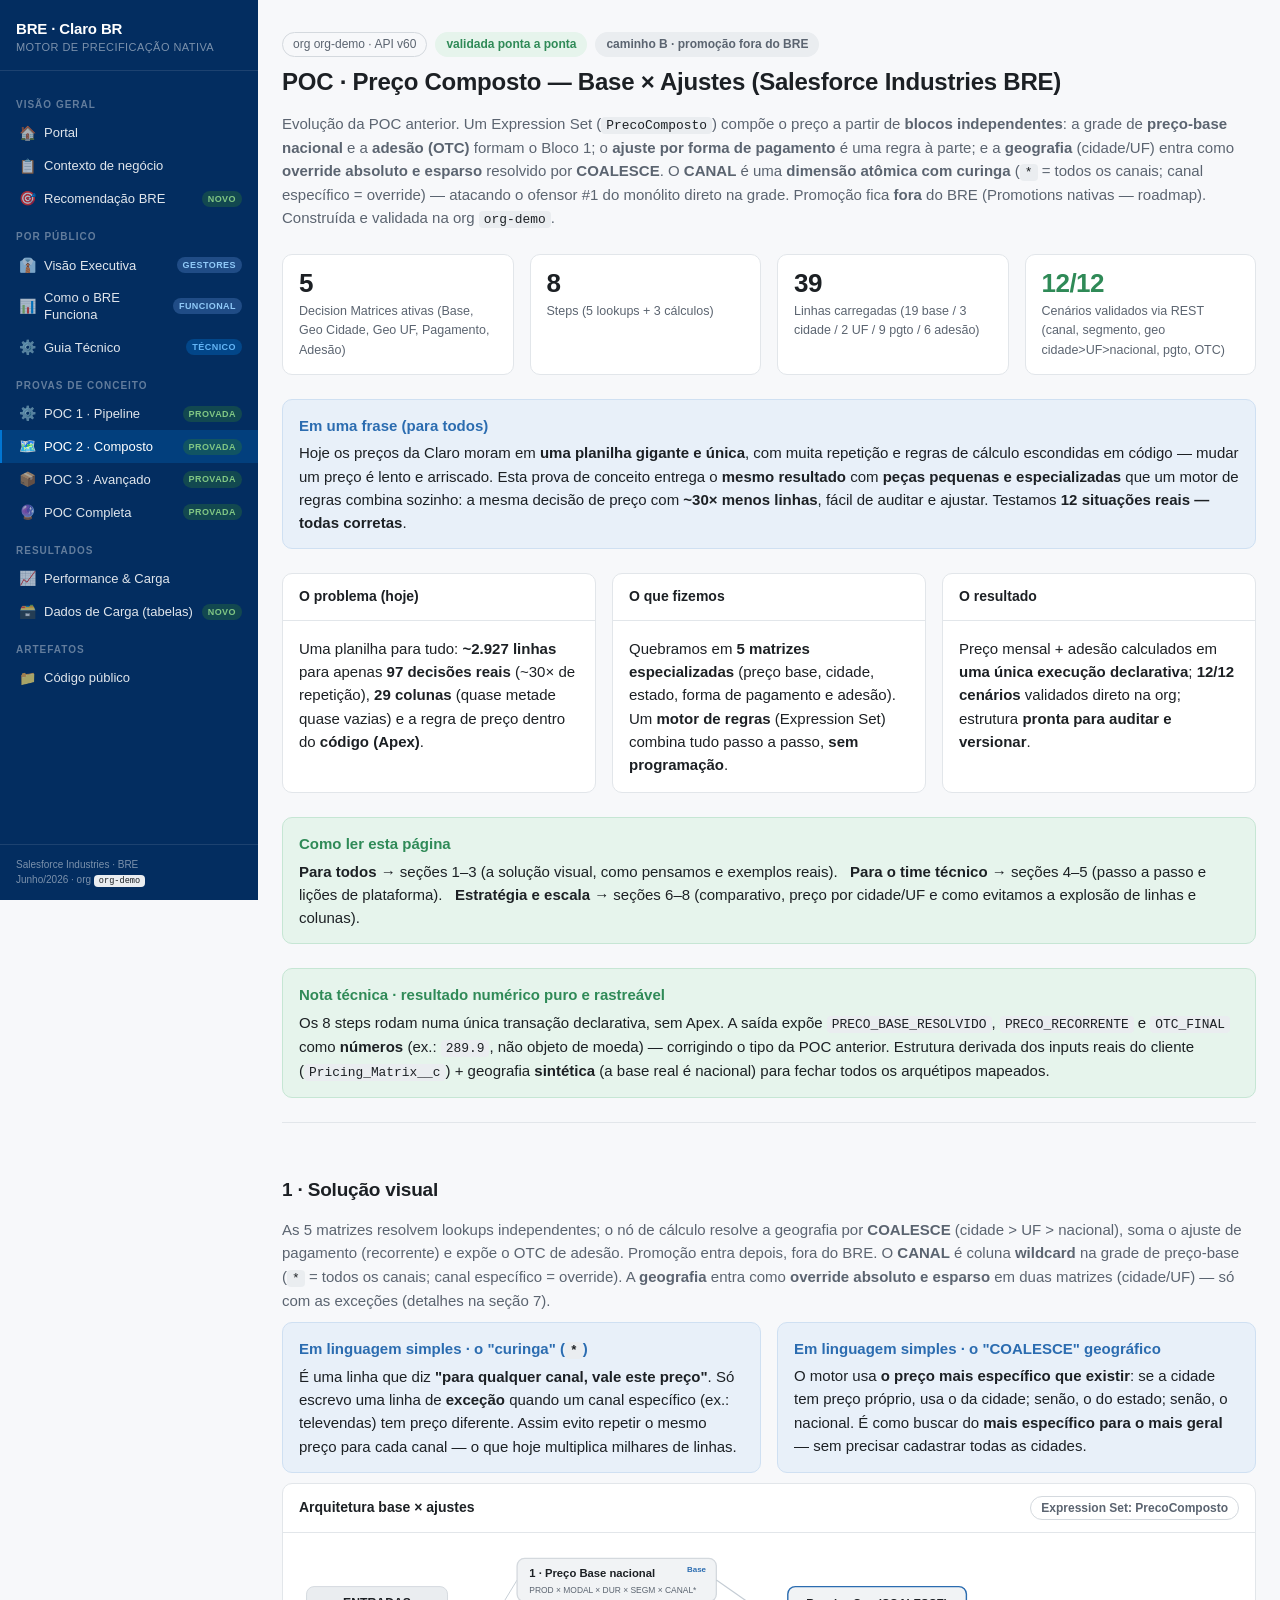
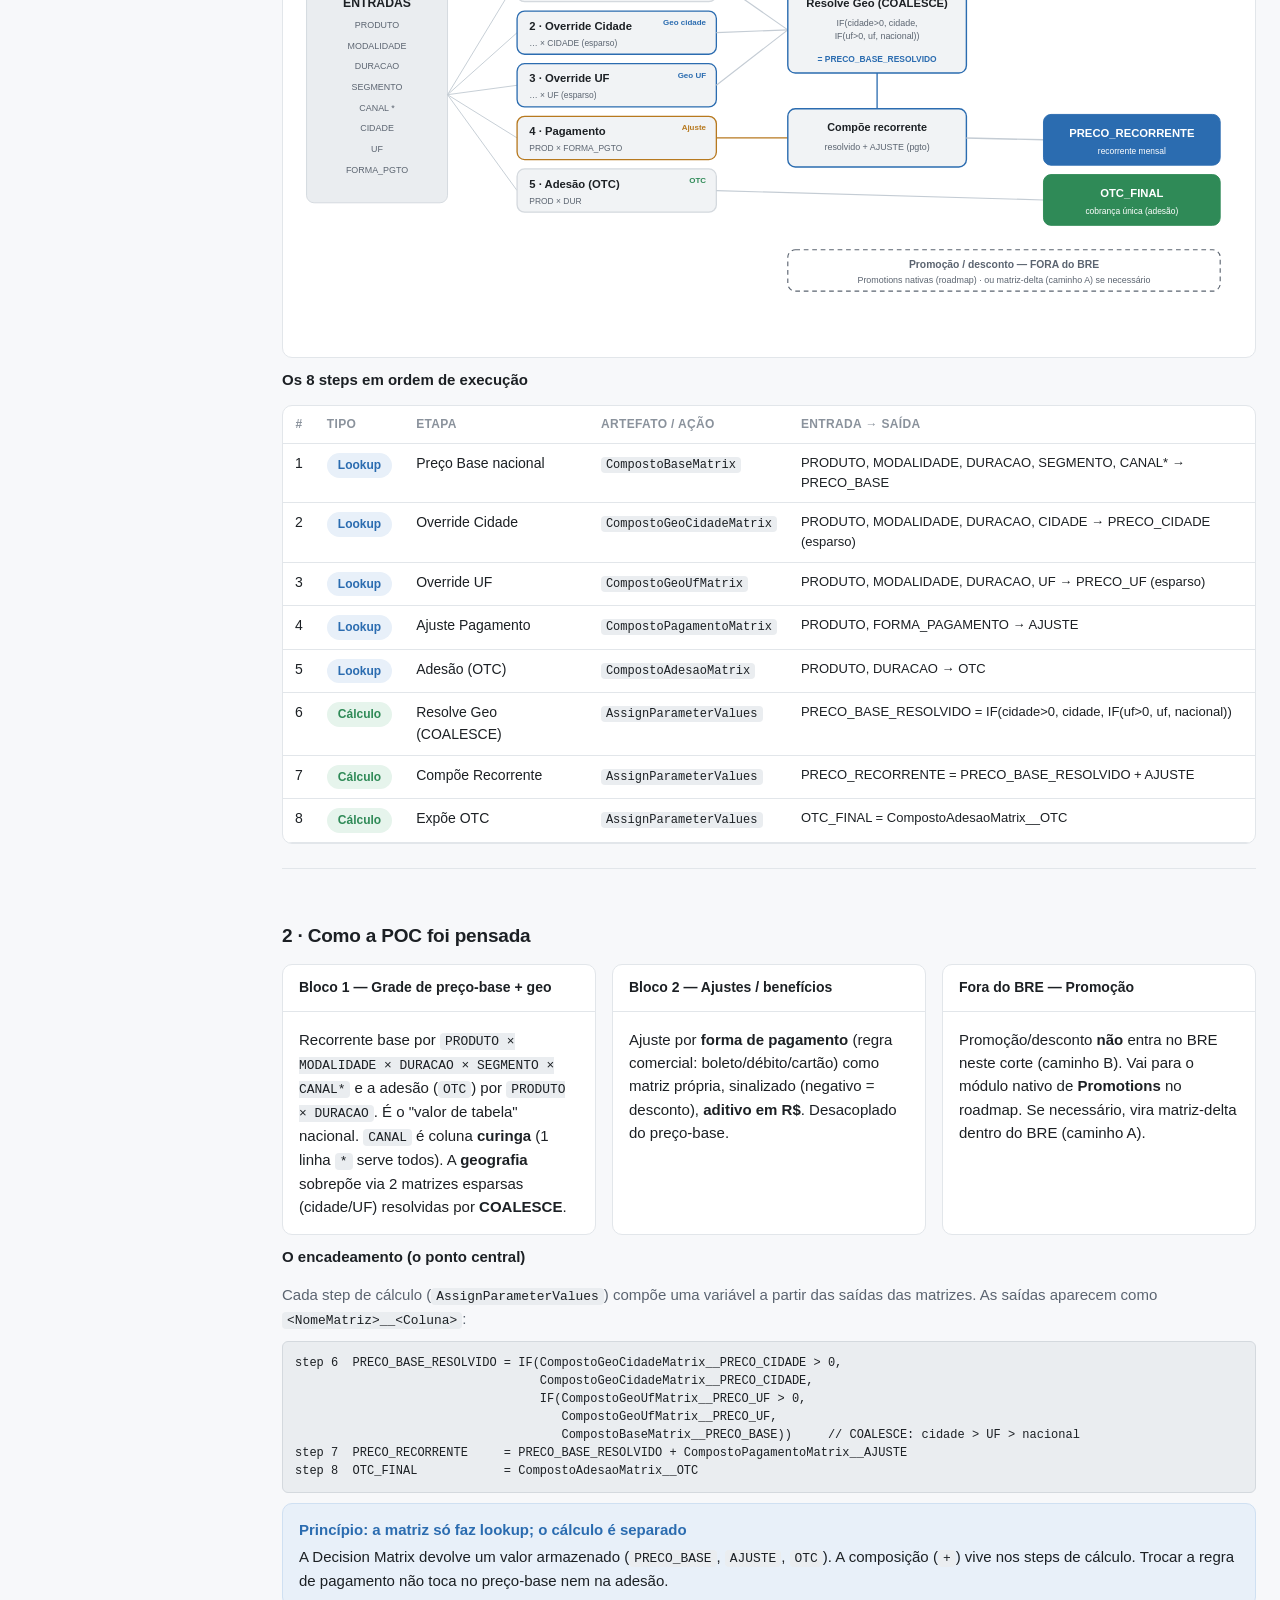
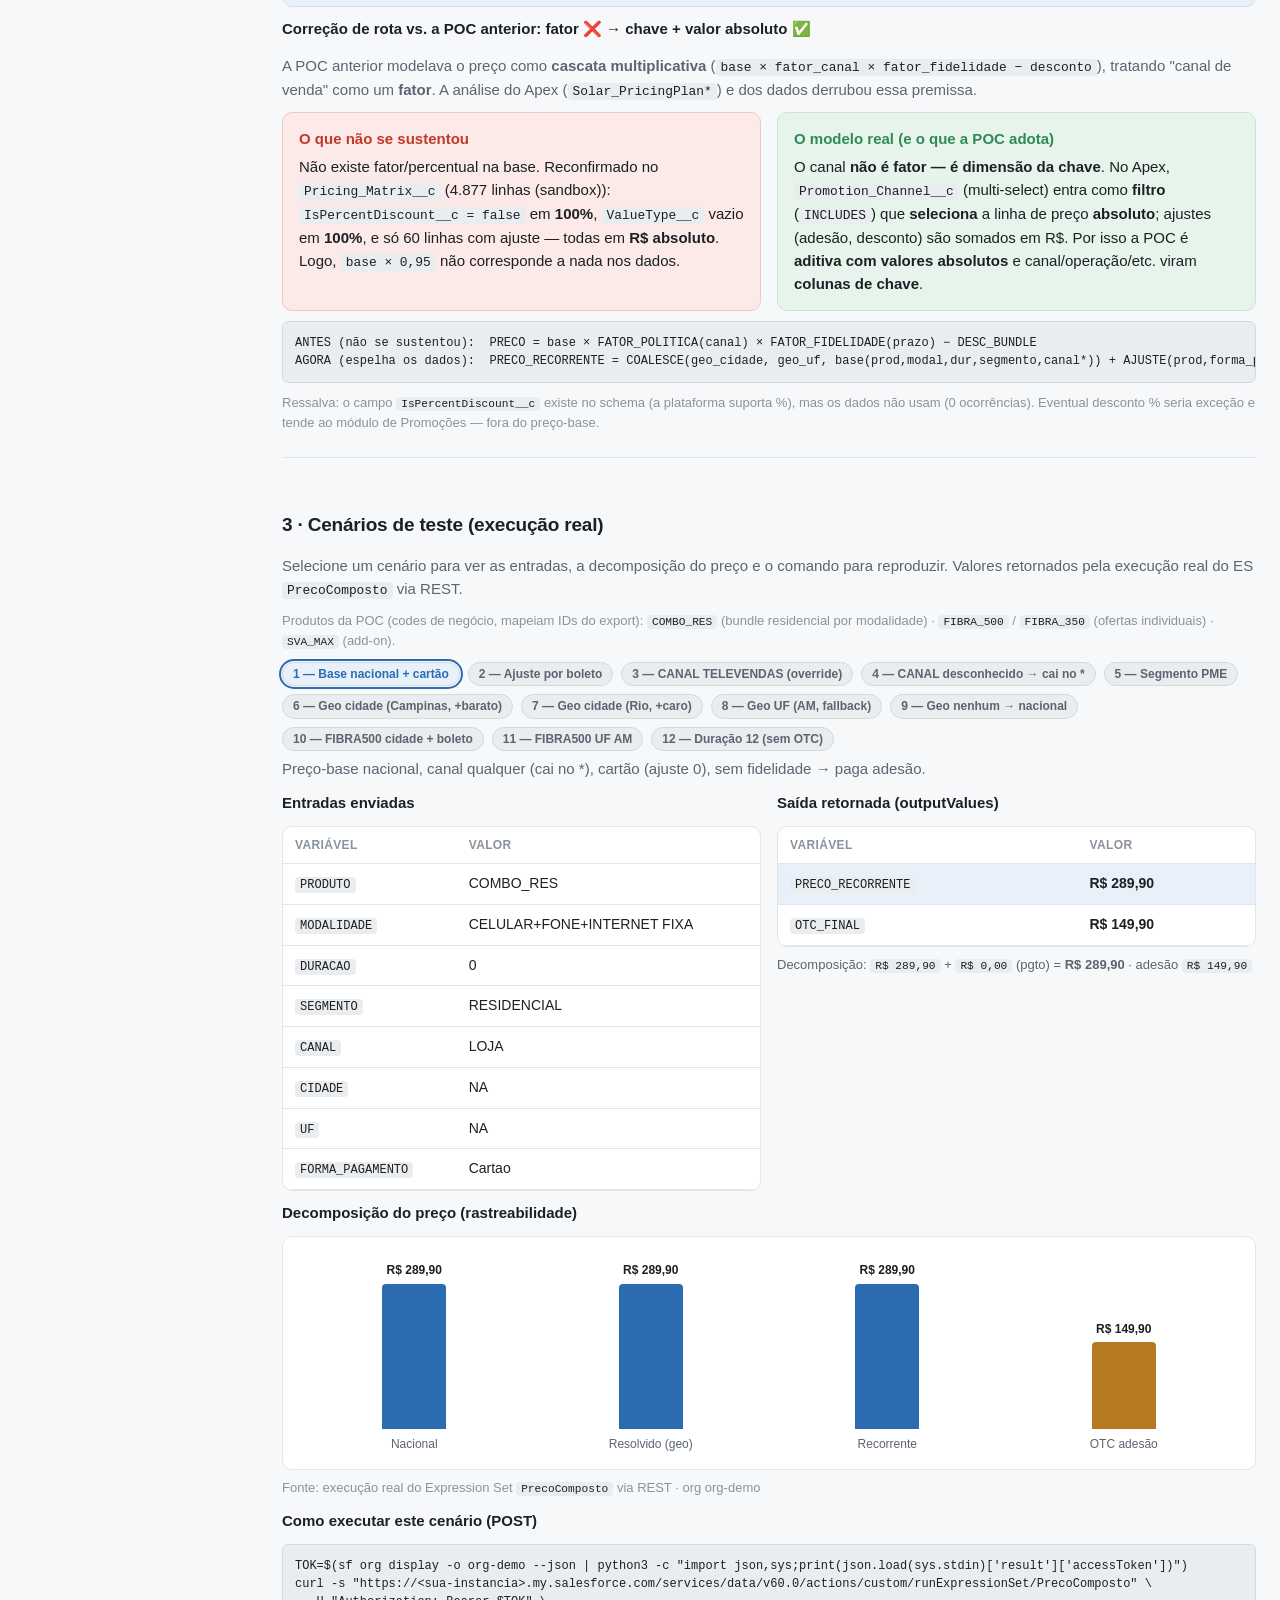
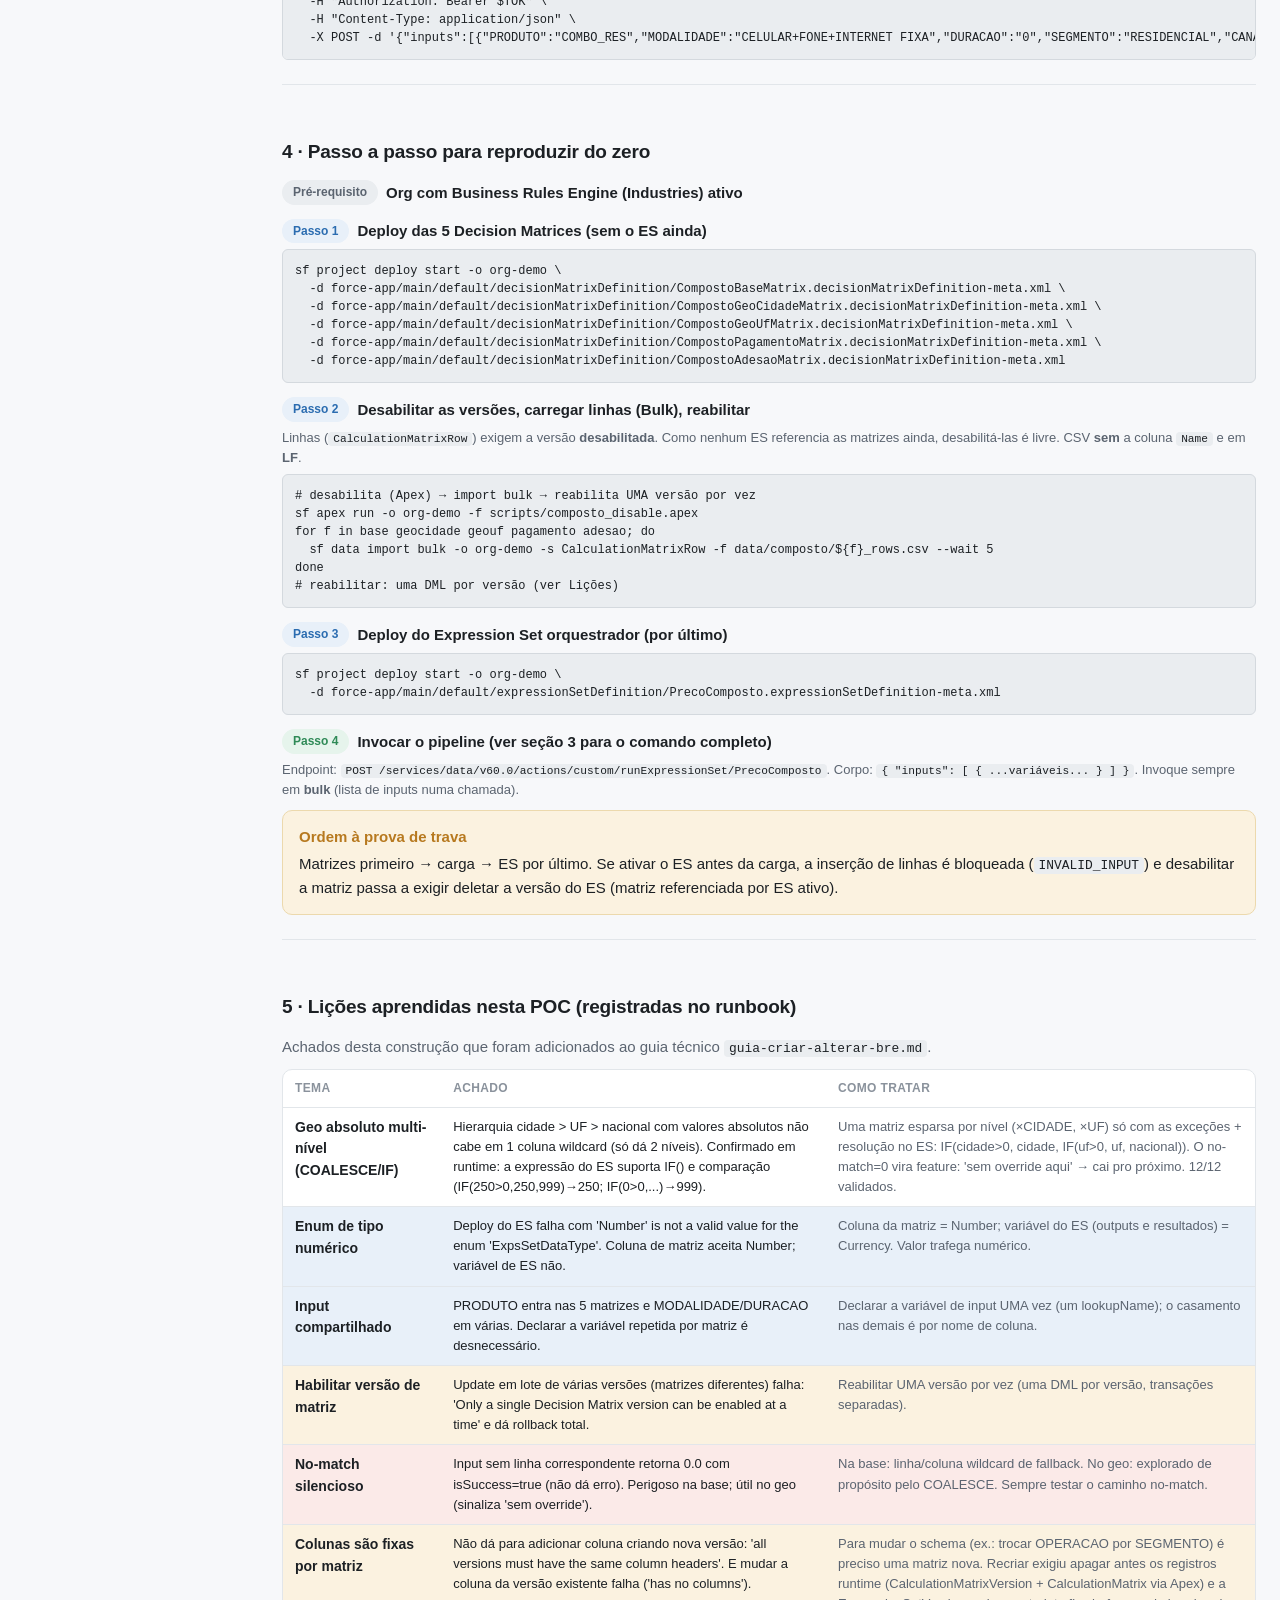
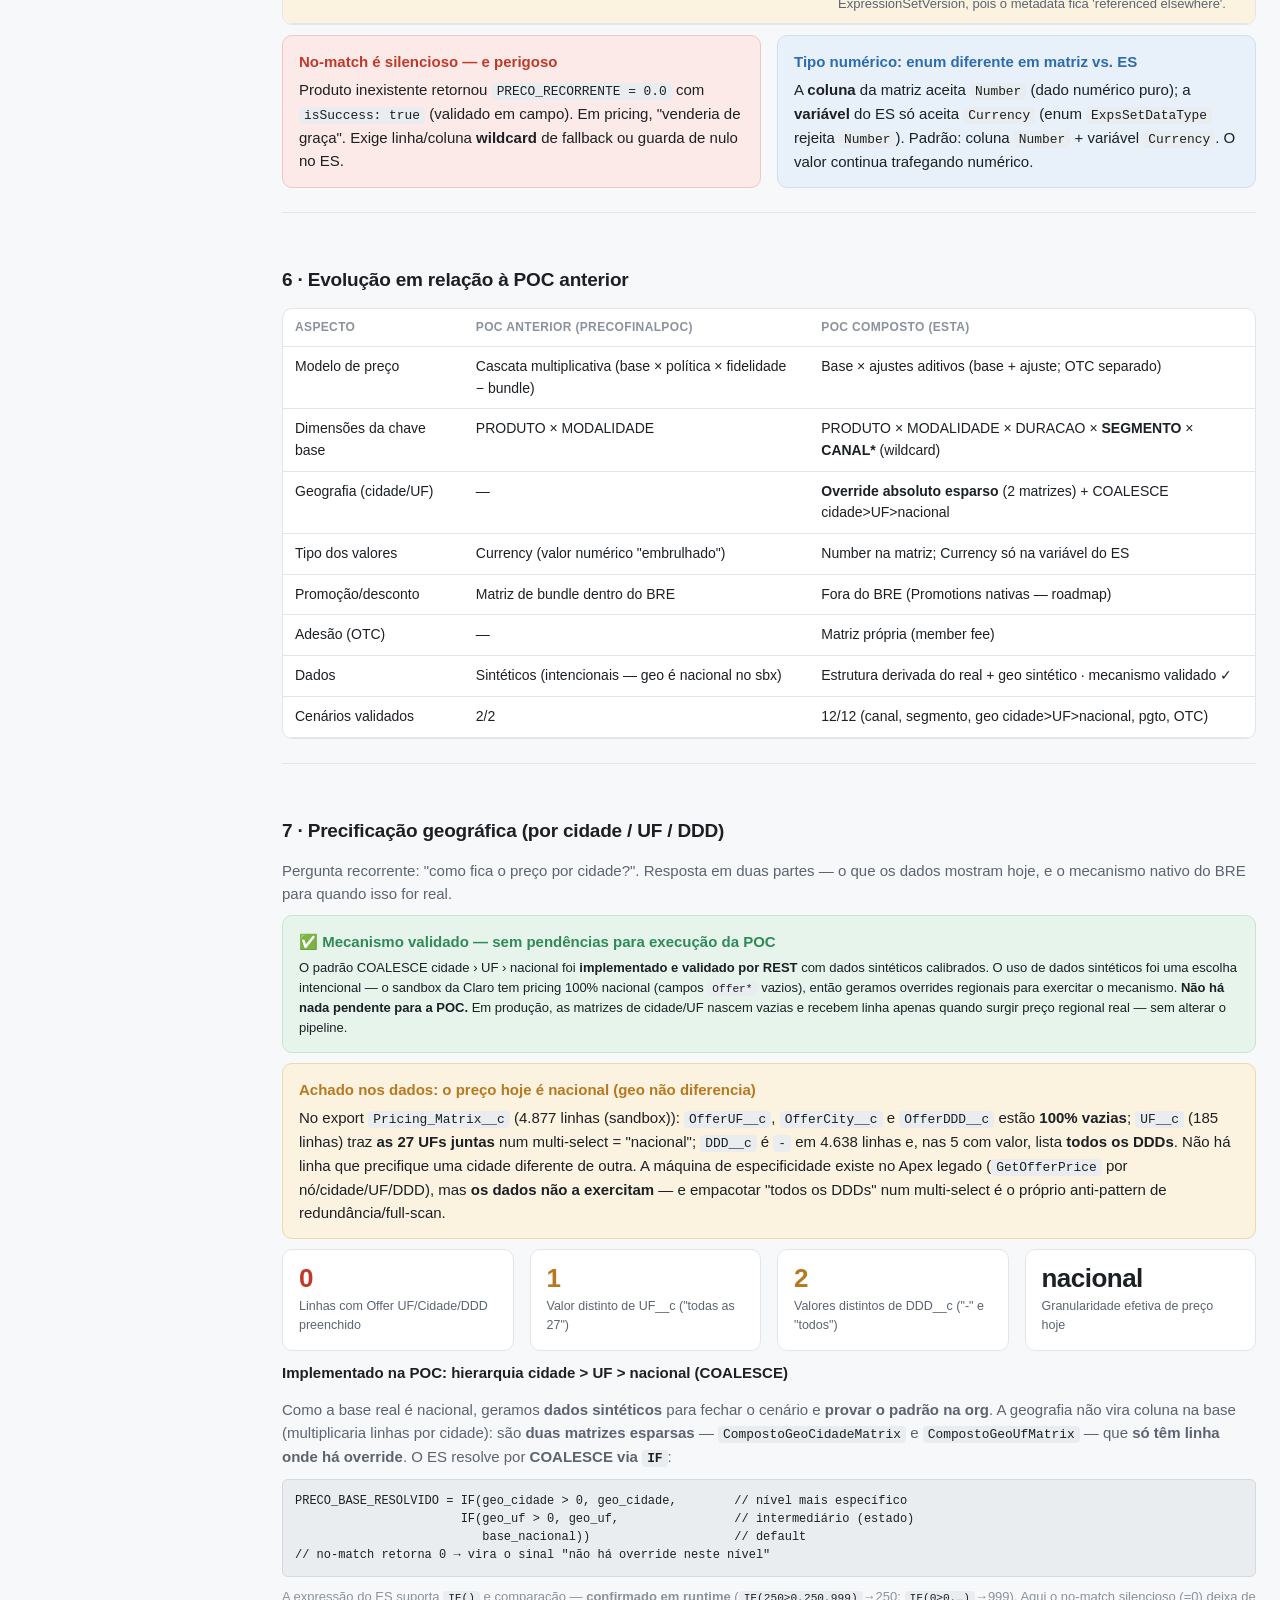
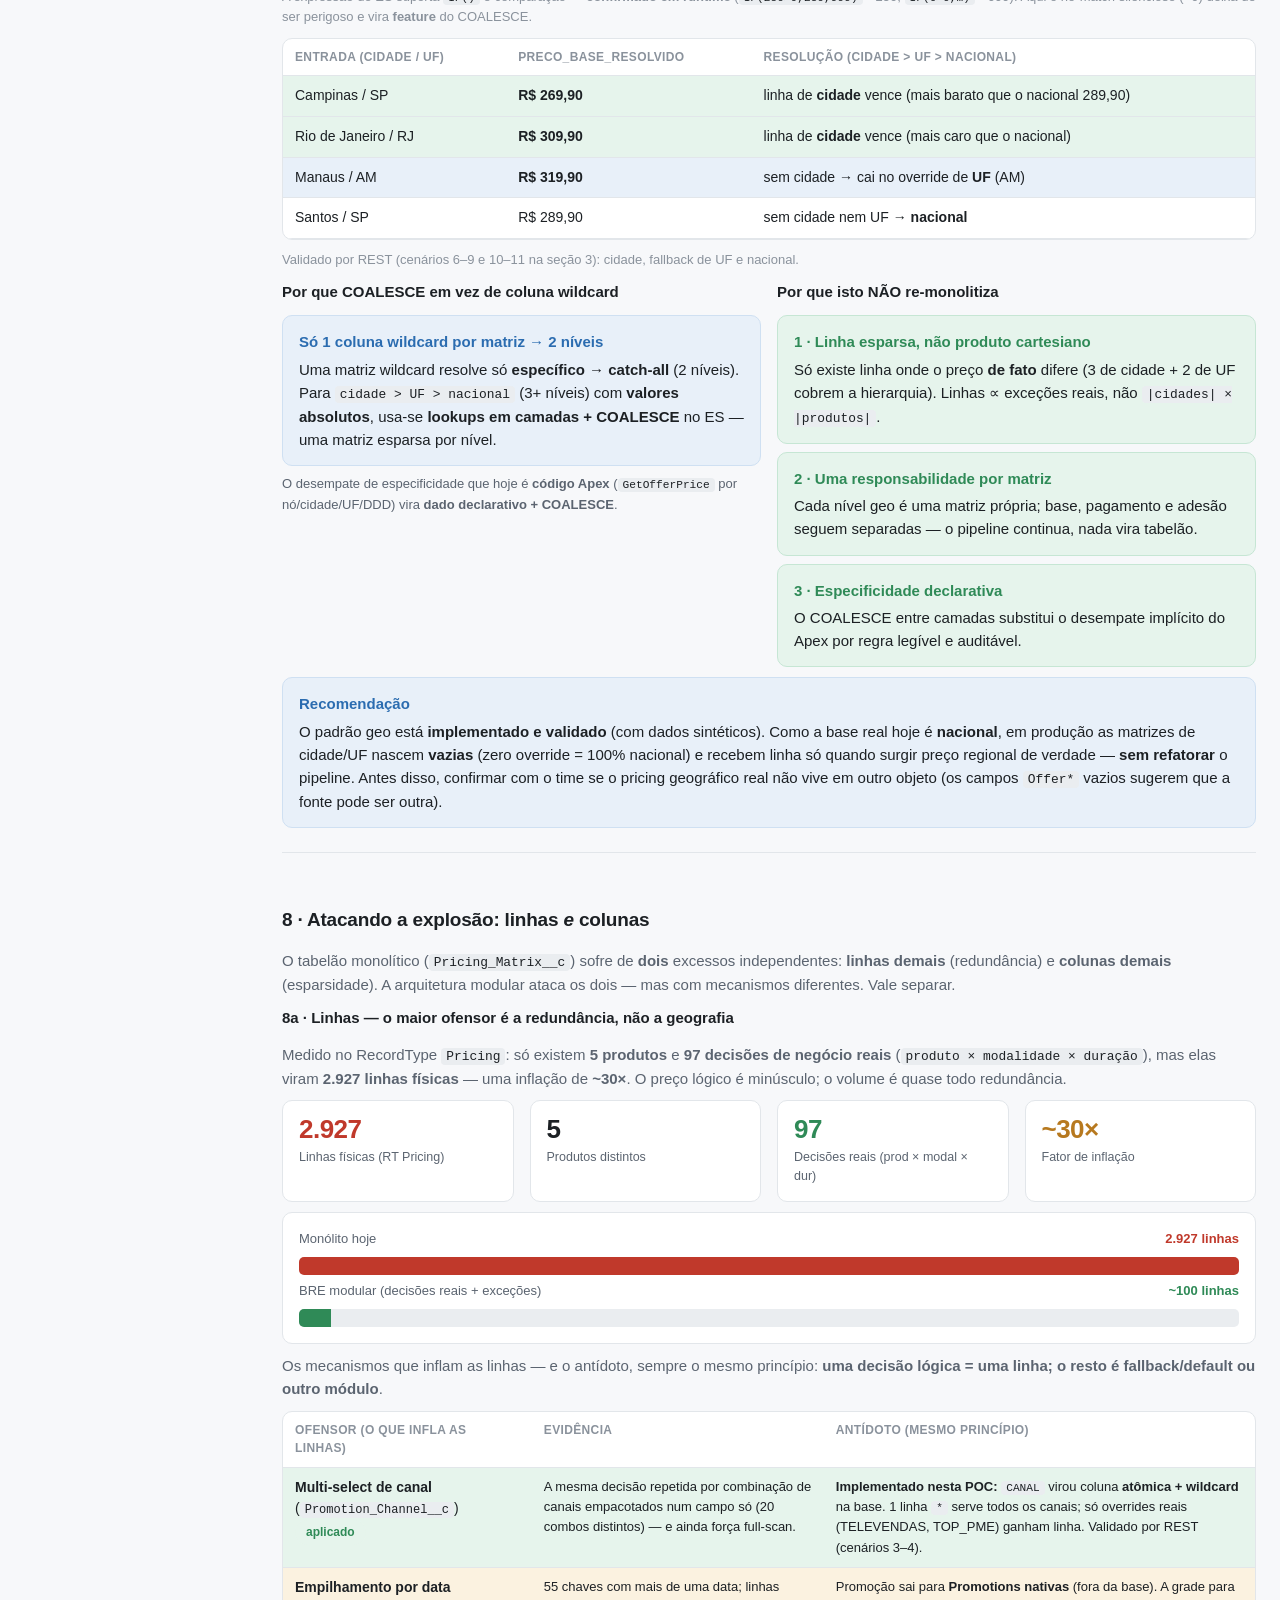
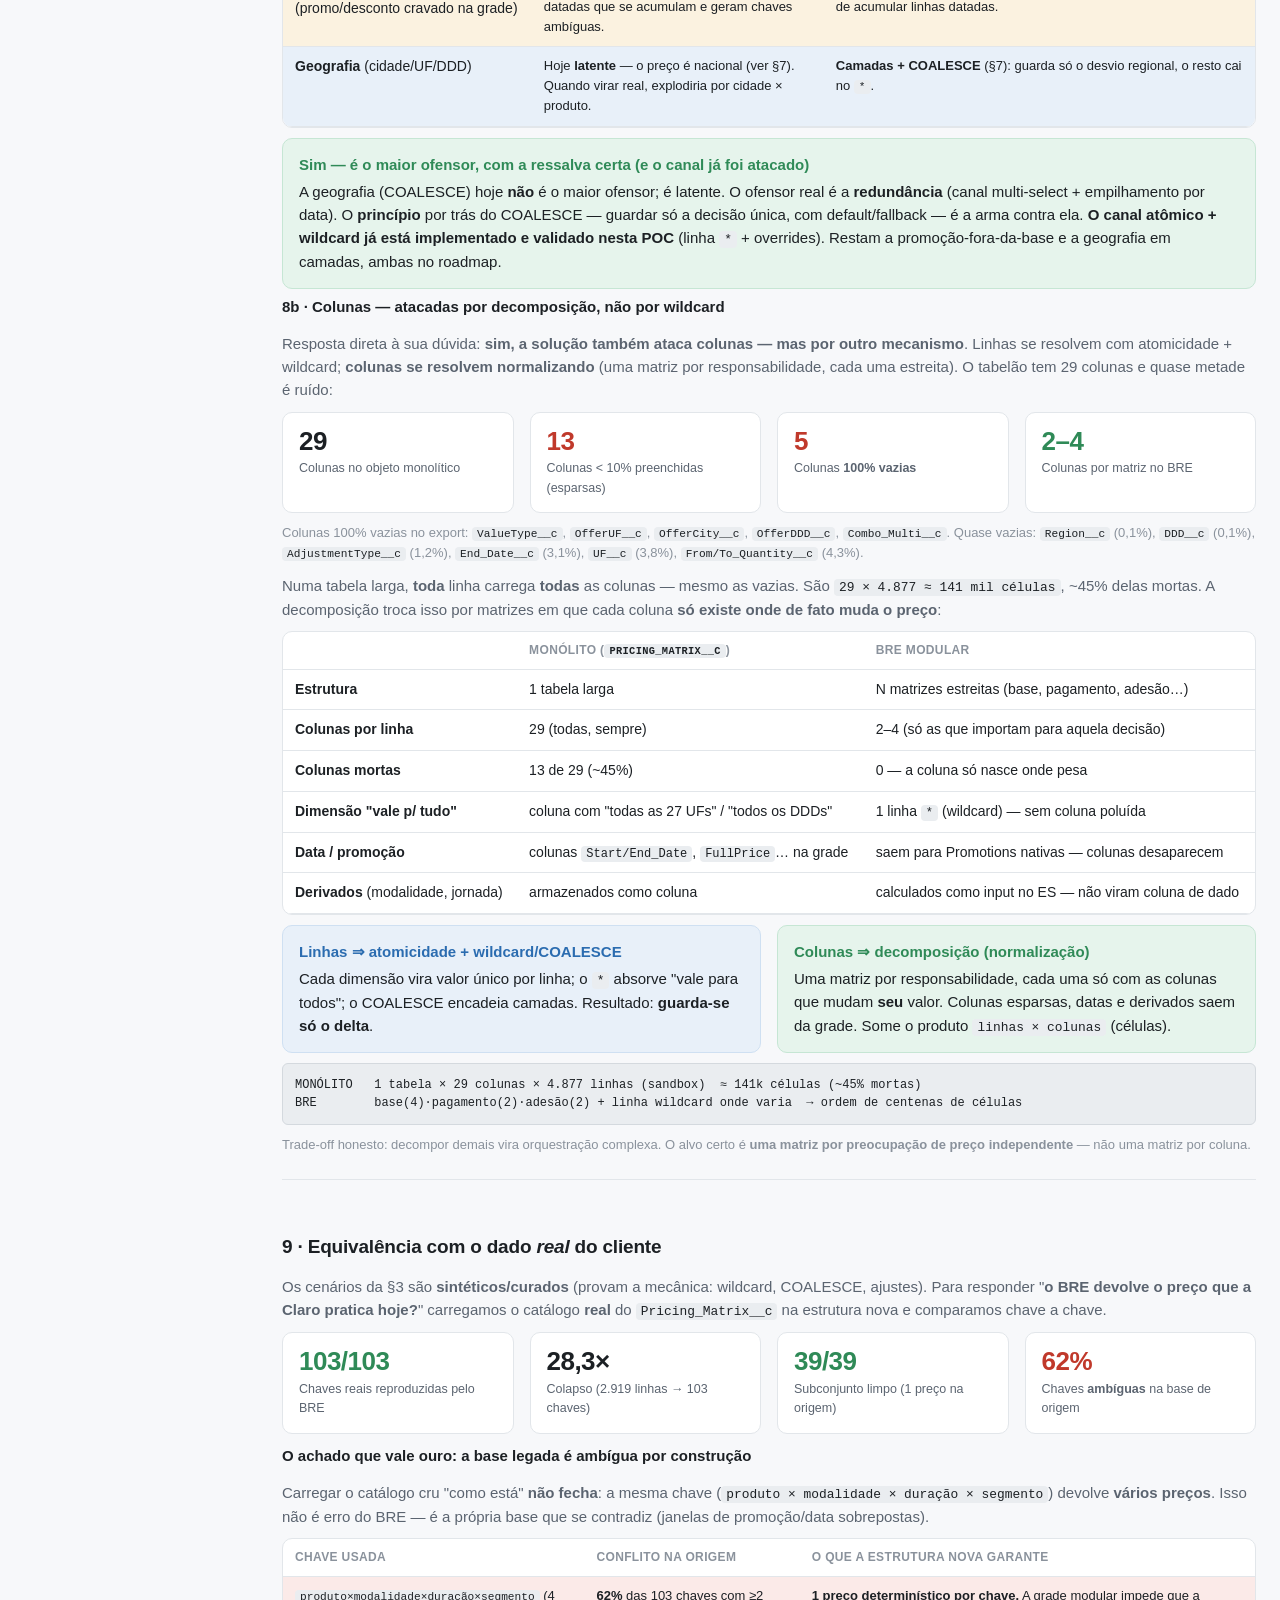
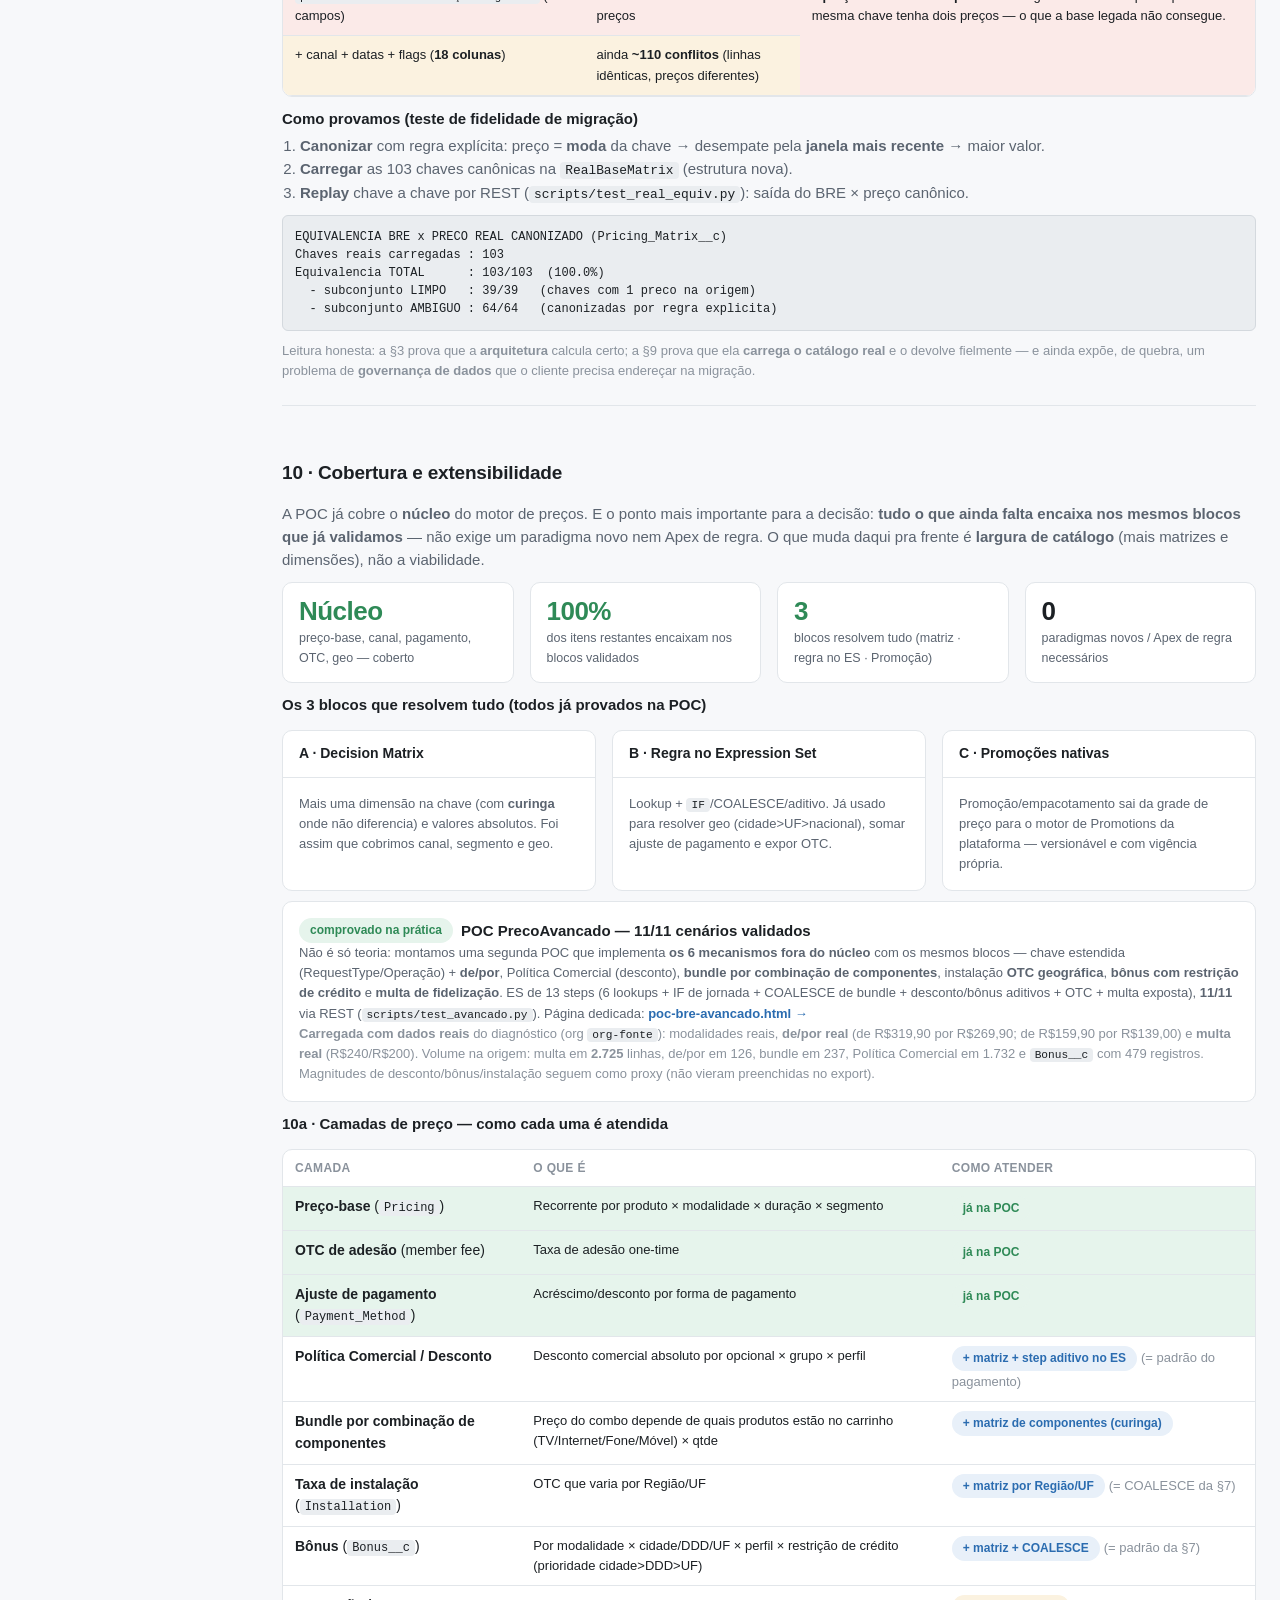
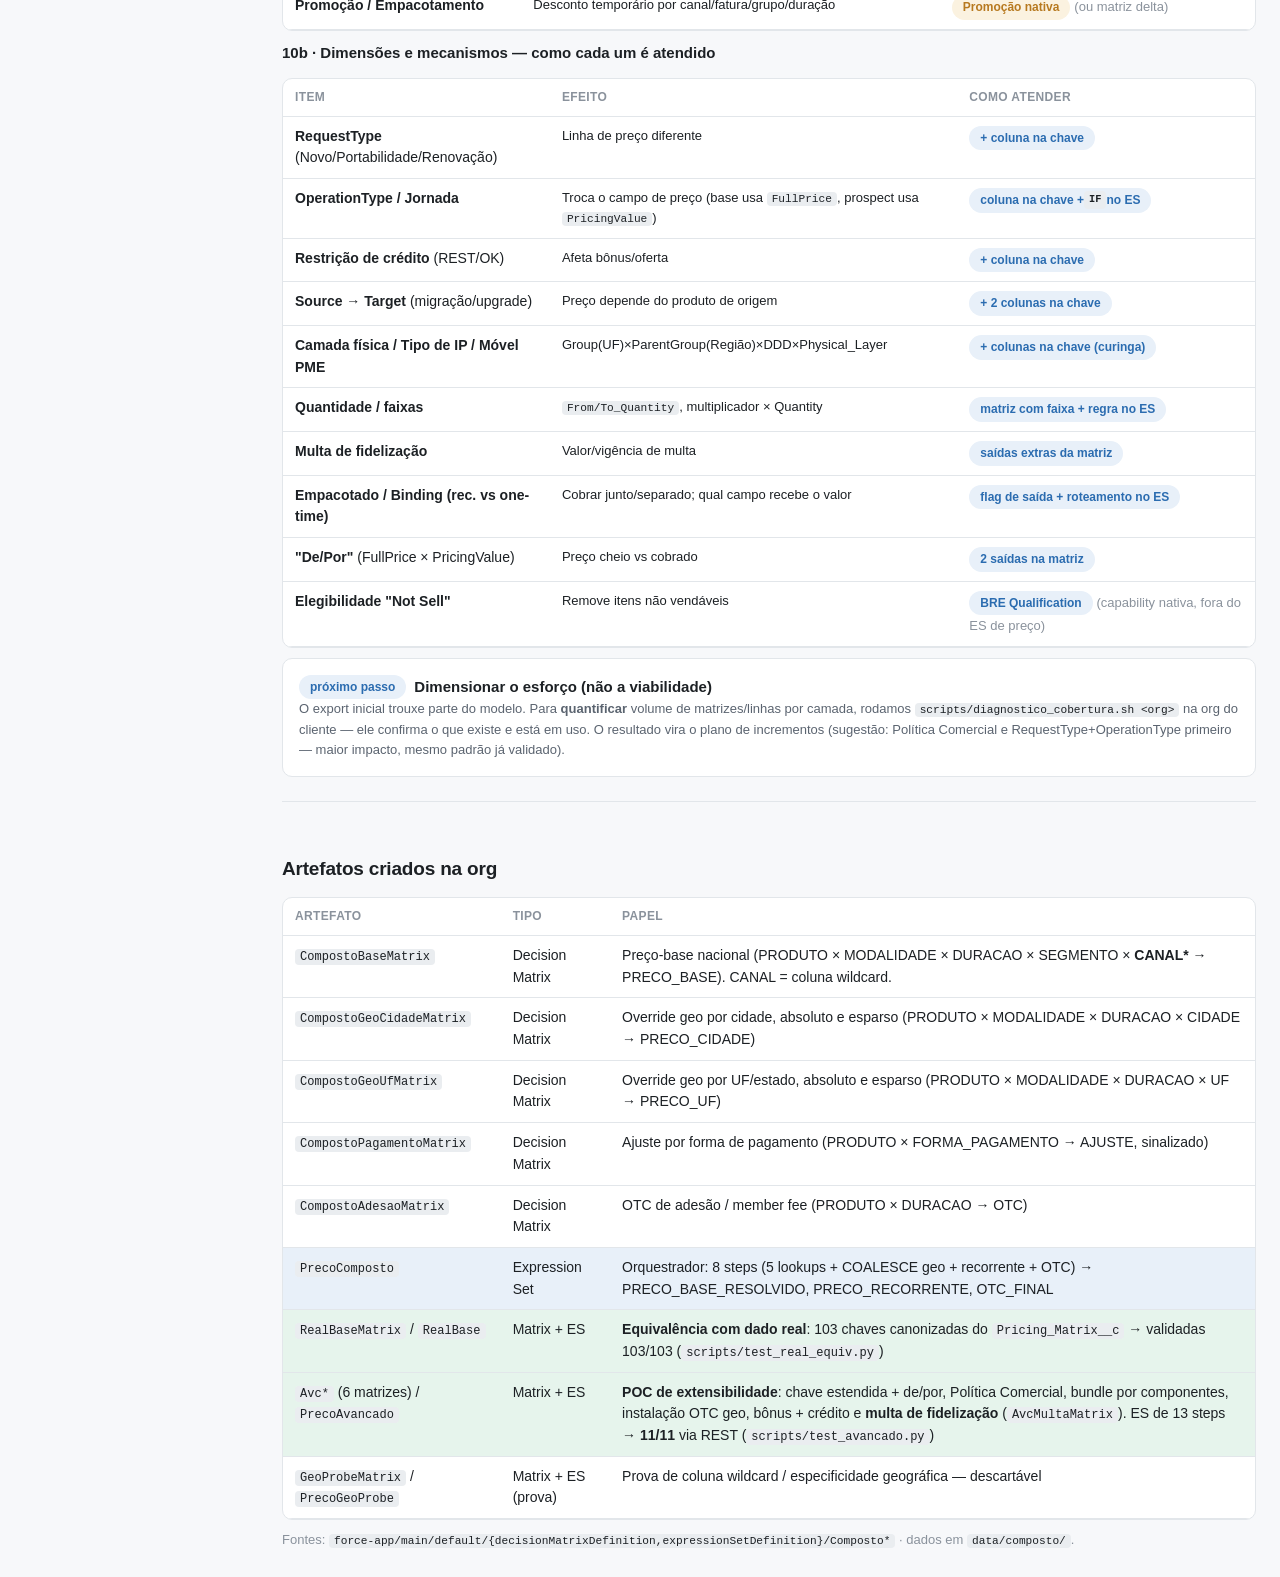
<file: projects/bre-claro/docs/poc-bre-composto.html>
<!DOCTYPE html>
<html lang="pt-BR">
<head>
<meta charset="UTF-8" />
<meta name="viewport" content="width=device-width, initial-scale=1.0" />
<title>POC · Preço Composto — Base × Ajustes (Salesforce Industries BRE)</title>
<style>
  :root {
    --bg: #f7f8fa;
    --surface: #ffffff;
    --surface-2: #f1f3f5;
    --surface-3: #eaedf0;
    --text: #1c2024;
    --text-2: #5b6470;
    --text-3: #8a929c;
    --stroke: #e2e6ea;
    --stroke-2: #d4d9de;
    --accent: #2b6cb0;
    --accent-soft: #e8f0f9;
    --success: #2f8a57;
    --success-soft: #e6f4ec;
    --warning: #b7791f;
    --warning-soft: #fbf2e0;
    --danger: #c0392b;
    --danger-soft: #fbeae8;
    --info: #2b6cb0;
    --info-soft: #e8f0f9;
  }
  * { box-sizing: border-box; }
  html, body { margin: 0; padding: 0; }
  body {
    background: var(--bg);
    color: var(--text);
    font-family: -apple-system, BlinkMacSystemFont, "Segoe UI", Roboto, Helvetica, Arial, sans-serif;
    line-height: 1.55;
    font-size: 15px;
  }
  .wrap { max-width: 1040px; margin: 0 auto; padding: 32px 24px 64px; }
  h1 { font-size: 24px; font-weight: 700; margin: 0 0 6px; letter-spacing: -0.01em; }
  h2 { font-size: 19px; font-weight: 700; margin: 0 0 4px; letter-spacing: -0.01em; }
  h3 { font-size: 15px; font-weight: 600; margin: 0 0 4px; }
  p { margin: 0; }
  .sub { color: var(--text-2); }
  .small { font-size: 13px; }
  .tertiary { color: var(--text-3); }
  code, .mono {
    font-family: ui-monospace, SFMono-Regular, Menlo, Consolas, monospace;
    font-size: 0.86em;
  }
  code {
    background: var(--surface-3);
    border-radius: 4px;
    padding: 1px 5px;
    color: var(--text);
  }
  .divider { height: 1px; background: var(--stroke); margin: 28px 0; border: none; }
  section { margin-top: 6px; }
  .stack { display: flex; flex-direction: column; }
  .gap6 > * + * { margin-top: 6px; }
  .gap8 > * + * { margin-top: 8px; }
  .gap10 > * + * { margin-top: 10px; }
  .gap14 > * + * { margin-top: 14px; }
  .gap24 > * + * { margin-top: 24px; }
  .grid4 { display: grid; grid-template-columns: repeat(4, 1fr); gap: 16px; }
  .grid3 { display: grid; grid-template-columns: repeat(3, 1fr); gap: 16px; }
  .grid2 { display: grid; grid-template-columns: 1fr 1fr; gap: 16px; }
  @media (max-width: 760px) { .grid4, .grid3, .grid2 { grid-template-columns: 1fr; } }
  .row { display: flex; align-items: center; gap: 8px; flex-wrap: wrap; }

  .stat {
    background: var(--surface);
    border: 1px solid var(--stroke);
    border-radius: 10px;
    padding: 14px 16px;
  }
  .stat .v { font-size: 26px; font-weight: 700; letter-spacing: -0.02em; line-height: 1.1; }
  .stat .l { font-size: 12.5px; color: var(--text-2); margin-top: 4px; }
  .stat.danger .v { color: var(--danger); }
  .stat.warning .v { color: var(--warning); }
  .stat.success .v { color: var(--success); }

  .card {
    background: var(--surface);
    border: 1px solid var(--stroke);
    border-radius: 10px;
    overflow: hidden;
  }
  .card .hd {
    padding: 12px 16px;
    border-bottom: 1px solid var(--stroke);
    font-weight: 600;
    font-size: 14px;
    display: flex; justify-content: space-between; align-items: center; gap: 8px;
  }
  .card .bd { padding: 16px; }

  .callout {
    border-radius: 10px;
    padding: 14px 16px;
    border: 1px solid var(--stroke-2);
  }
  .callout .ct { font-weight: 600; margin-bottom: 4px; }
  .callout.info { background: var(--info-soft); border-color: #cfe0f2; }
  .callout.success { background: var(--success-soft); border-color: #c6e6d4; }
  .callout.warning { background: var(--warning-soft); border-color: #ecd9ad; }
  .callout.danger { background: var(--danger-soft); border-color: #f0c8c2; }
  .callout.info .ct { color: var(--info); }
  .callout.success .ct { color: var(--success); }
  .callout.warning .ct { color: var(--warning); }
  .callout.danger .ct { color: var(--danger); }

  .pill {
    display: inline-flex; align-items: center;
    font-size: 12px; font-weight: 600;
    padding: 2px 10px; border-radius: 999px;
    border: 1px solid transparent; white-space: nowrap;
  }
  .pill.neutral { background: var(--surface-3); color: var(--text-2); }
  .pill.info { background: var(--info-soft); color: var(--info); }
  .pill.success { background: var(--success-soft); color: var(--success); }
  .pill.warning { background: var(--warning-soft); color: var(--warning); }
  .pill.clickable { cursor: pointer; border-color: var(--stroke-2); }
  .pill.active { outline: 2px solid var(--accent); outline-offset: 1px; }

  table { width: 100%; border-collapse: collapse; font-size: 14px; }
  th, td { text-align: left; padding: 9px 12px; border-bottom: 1px solid var(--stroke); vertical-align: top; }
  th { font-size: 12px; text-transform: uppercase; letter-spacing: 0.03em; color: var(--text-3); font-weight: 600; }
  tr.danger td { background: var(--danger-soft); }
  tr.warning td { background: var(--warning-soft); }
  tr.info td { background: var(--info-soft); }
  tr.success td { background: var(--success-soft); }
  .tbl-wrap { background: var(--surface); border: 1px solid var(--stroke); border-radius: 10px; overflow: hidden; }
  td.center, th.center { text-align: center; }

  pre {
    background: var(--surface-3);
    border: 1px solid var(--stroke-2);
    border-radius: 6px;
    padding: 12px;
    margin: 0;
    font-family: ui-monospace, SFMono-Regular, Menlo, Consolas, monospace;
    font-size: 12px;
    line-height: 1.5;
    overflow-x: auto;
  }

  /* bar chart */
  .chart { display: flex; align-items: flex-end; gap: 14px; height: 200px; padding: 8px 4px 0; }
  .bar-col { display: flex; flex-direction: column; align-items: center; flex: 1; height: 100%; justify-content: flex-end; }
  .bar { width: 100%; max-width: 64px; border-radius: 4px 4px 0 0; }
  .bar.info { background: var(--accent); }
  .bar.success { background: var(--success); }
  .bar.warning { background: var(--warning); }
  .bar-val { font-size: 12px; font-weight: 600; margin-bottom: 4px; }
  .bar-cat { font-size: 12px; color: var(--text-2); margin-top: 6px; text-align: center; }

  .head-badge { display:inline-block; font-size:12px; color:var(--text-2); border:1px solid var(--stroke-2); border-radius:999px; padding:2px 10px; }
</style>
</head>
<body>
<div class="wrap stack gap24">

  <!-- Cabeçalho -->
  <div class="stack gap6">
    <div class="row">
      <span class="head-badge">org org-demo · API v60</span>
      <span class="pill success">validada ponta a ponta</span>
      <span class="pill neutral">caminho B · promoção fora do BRE</span>
    </div>
    <h1>POC · Preço Composto — Base × Ajustes (Salesforce Industries BRE)</h1>
    <p class="sub">
      Evolução da POC anterior. Um Expression Set (<code>PrecoComposto</code>) compõe o preço a partir de
      <b>blocos independentes</b>: a grade de <b>preço-base nacional</b> e a <b>adesão (OTC)</b> formam o Bloco 1;
      o <b>ajuste por forma de pagamento</b> é uma regra à parte; e a <b>geografia</b> (cidade/UF) entra como
      <b>override absoluto e esparso</b> resolvido por <b>COALESCE</b>. O <b>CANAL</b> é uma <b>dimensão atômica
      com curinga</b> (<code>*</code> = todos os canais; canal específico = override) — atacando o ofensor #1 do
      monólito direto na grade. Promoção fica <b>fora</b> do BRE (Promotions nativas — roadmap). Construída e
      validada na org <code>org-demo</code>.
    </p>
  </div>

  <div class="grid4">
    <div class="stat"><div class="v">5</div><div class="l">Decision Matrices ativas (Base, Geo Cidade, Geo UF, Pagamento, Adesão)</div></div>
    <div class="stat"><div class="v">8</div><div class="l">Steps (5 lookups + 3 cálculos)</div></div>
    <div class="stat"><div class="v">39</div><div class="l">Linhas carregadas (19 base / 3 cidade / 2 UF / 9 pgto / 6 adesão)</div></div>
    <div class="stat success"><div class="v">12/12</div><div class="l">Cenários validados via REST (canal, segmento, geo cidade&gt;UF&gt;nacional, pgto, OTC)</div></div>
  </div>

  <div class="callout info">
    <div class="ct">Em uma frase (para todos)</div>
    <div>Hoje os preços da Claro moram em <b>uma planilha gigante e única</b>, com muita repetição e regras de
    cálculo escondidas em código — mudar um preço é lento e arriscado. Esta prova de conceito entrega o
    <b>mesmo resultado</b> com <b>peças pequenas e especializadas</b> que um motor de regras combina sozinho:
    a mesma decisão de preço com <b>~30× menos linhas</b>, fácil de auditar e ajustar. Testamos
    <b>12 situações reais — todas corretas</b>.</div>
  </div>

  <div class="grid3">
    <div class="card"><div class="hd">O problema (hoje)</div>
      <div class="bd"><p>Uma planilha para tudo: <b>~2.927 linhas</b> para apenas <b>97 decisões reais</b>
      (~30× de repetição), <b>29 colunas</b> (quase metade quase vazias) e a regra de preço dentro do
      <b>código (Apex)</b>.</p></div>
    </div>
    <div class="card"><div class="hd">O que fizemos</div>
      <div class="bd"><p>Quebramos em <b>5 matrizes especializadas</b> (preço base, cidade, estado, forma de
      pagamento e adesão). Um <b>motor de regras</b> (Expression Set) combina tudo passo a passo,
      <b>sem programação</b>.</p></div>
    </div>
    <div class="card"><div class="hd">O resultado</div>
      <div class="bd"><p>Preço mensal + adesão calculados em <b>uma única execução declarativa</b>;
      <b>12/12 cenários</b> validados direto na org; estrutura <b>pronta para auditar e versionar</b>.</p></div>
    </div>
  </div>

  <div class="callout success">
    <div class="ct">Como ler esta página</div>
    <div><b>Para todos →</b> seções 1–3 (a solução visual, como pensamos e exemplos reais). &nbsp;
    <b>Para o time técnico →</b> seções 4–5 (passo a passo e lições de plataforma). &nbsp;
    <b>Estratégia e escala →</b> seções 6–8 (comparativo, preço por cidade/UF e como evitamos a explosão de
    linhas e colunas).</div>
  </div>

  <div class="callout success">
    <div class="ct">Nota técnica · resultado numérico puro e rastreável</div>
    <div>Os 8 steps rodam numa única transação declarativa, sem Apex. A saída expõe
    <code>PRECO_BASE_RESOLVIDO</code>, <code>PRECO_RECORRENTE</code> e <code>OTC_FINAL</code> como <b>números</b>
    (ex.: <code>289.9</code>, não objeto de moeda) — corrigindo o tipo da POC anterior. Estrutura derivada dos
    inputs reais do cliente (<code>Pricing_Matrix__c</code>) + geografia <b>sintética</b> (a base real é
    nacional) para fechar todos os arquétipos mapeados.</div>
  </div>

  <!-- 1. Solução visual -->
  <hr class="divider" />
  <section class="stack gap10">
    <h2>1 · Solução visual</h2>
    <p class="sub">As 5 matrizes resolvem lookups independentes; o nó de cálculo resolve a geografia por
      <b>COALESCE</b> (cidade &gt; UF &gt; nacional), soma o ajuste de pagamento (recorrente) e expõe o OTC de
      adesão. Promoção entra depois, fora do BRE. O <b>CANAL</b> é coluna <b>wildcard</b> na grade de preço-base
      (<code>*</code> = todos os canais; canal específico = override). A <b>geografia</b> entra como
      <b>override absoluto e esparso</b> em duas matrizes (cidade/UF) — só com as exceções (detalhes na seção 7).</p>

    <div class="grid2">
      <div class="callout info">
        <div class="ct">Em linguagem simples · o "curinga" (<code>*</code>)</div>
        <div>É uma linha que diz <b>"para qualquer canal, vale este preço"</b>. Só escrevo uma linha de
        <b>exceção</b> quando um canal específico (ex.: televendas) tem preço diferente. Assim evito repetir o
        mesmo preço para cada canal — o que hoje multiplica milhares de linhas.</div>
      </div>
      <div class="callout info">
        <div class="ct">Em linguagem simples · o "COALESCE" geográfico</div>
        <div>O motor usa <b>o preço mais específico que existir</b>: se a cidade tem preço próprio, usa o da
        cidade; senão, o do estado; senão, o nacional. É como buscar do <b>mais específico para o mais geral</b>
        — sem precisar cadastrar todas as cidades.</div>
      </div>
    </div>

    <div class="card">
      <div class="hd">Arquitetura base × ajustes <span class="head-badge">Expression Set: PrecoComposto</span></div>
      <div class="bd" id="diagram"></div>
    </div>

    <h3>Os 8 steps em ordem de execução</h3>
    <div class="tbl-wrap">
      <table>
        <thead><tr>
          <th class="center">#</th><th>Tipo</th><th>Etapa</th><th>Artefato / Ação</th><th>Entrada → Saída</th>
        </tr></thead>
        <tbody id="steps-body"></tbody>
      </table>
    </div>
  </section>

  <!-- 2. Como foi pensada -->
  <hr class="divider" />
  <section class="stack gap10">
    <h2>2 · Como a POC foi pensada</h2>
    <div class="grid3">
      <div class="card"><div class="hd">Bloco 1 — Grade de preço-base + geo</div>
        <div class="bd"><p>Recorrente base por <code>PRODUTO × MODALIDADE × DURACAO × SEGMENTO × CANAL*</code>
        e a adesão (<code>OTC</code>) por <code>PRODUTO × DURACAO</code>. É o "valor de tabela" nacional.
        <code>CANAL</code> é coluna <b>curinga</b> (1 linha <code>*</code> serve todos). A <b>geografia</b>
        sobrepõe via 2 matrizes esparsas (cidade/UF) resolvidas por <b>COALESCE</b>.</p></div>
      </div>
      <div class="card"><div class="hd">Bloco 2 — Ajustes / benefícios</div>
        <div class="bd"><p>Ajuste por <b>forma de pagamento</b> (regra comercial: boleto/débito/cartão) como
        matriz própria, sinalizado (negativo = desconto), <b>aditivo em R$</b>. Desacoplado do preço-base.</p></div>
      </div>
      <div class="card"><div class="hd">Fora do BRE — Promoção</div>
        <div class="bd"><p>Promoção/desconto <b>não</b> entra no BRE neste corte (caminho B). Vai para o
        módulo nativo de <b>Promotions</b> no roadmap. Se necessário, vira matriz-delta dentro do BRE
        (caminho A).</p></div>
      </div>
    </div>

    <h3>O encadeamento (o ponto central)</h3>
    <p class="sub">Cada step de cálculo (<code>AssignParameterValues</code>) compõe uma variável a partir das
      saídas das matrizes. As saídas aparecem como <code>&lt;NomeMatriz&gt;__&lt;Coluna&gt;</code>:</p>
    <pre>step 6  PRECO_BASE_RESOLVIDO = IF(CompostoGeoCidadeMatrix__PRECO_CIDADE > 0,
                                  CompostoGeoCidadeMatrix__PRECO_CIDADE,
                                  IF(CompostoGeoUfMatrix__PRECO_UF > 0,
                                     CompostoGeoUfMatrix__PRECO_UF,
                                     CompostoBaseMatrix__PRECO_BASE))     // COALESCE: cidade > UF > nacional
step 7  PRECO_RECORRENTE     = PRECO_BASE_RESOLVIDO + CompostoPagamentoMatrix__AJUSTE
step 8  OTC_FINAL            = CompostoAdesaoMatrix__OTC</pre>

    <div class="callout info">
      <div class="ct">Princípio: a matriz só faz lookup; o cálculo é separado</div>
      <div>A Decision Matrix devolve um valor armazenado (<code>PRECO_BASE</code>, <code>AJUSTE</code>,
      <code>OTC</code>). A composição (<code>+</code>) vive nos steps de cálculo. Trocar a regra de pagamento
      não toca no preço-base nem na adesão.</div>
    </div>

    <h3>Correção de rota vs. a POC anterior: fator ❌ → chave + valor absoluto ✅</h3>
    <p class="sub">A POC anterior modelava o preço como <b>cascata multiplicativa</b>
      (<code>base × fator_canal × fator_fidelidade − desconto</code>), tratando "canal de venda" como um
      <b>fator</b>. A análise do Apex (<code>Solar_PricingPlan*</code>) e dos dados derrubou essa premissa.</p>
    <div class="grid2">
      <div class="callout danger">
        <div class="ct">O que não se sustentou</div>
        <div>Não existe fator/percentual na base. Reconfirmado no <code>Pricing_Matrix__c</code> (4.877 linhas (sandbox)):
        <code>IsPercentDiscount__c = false</code> em <b>100%</b>, <code>ValueType__c</code> vazio em
        <b>100%</b>, e só 60 linhas com ajuste — todas em <b>R$ absoluto</b>. Logo, <code>base × 0,95</code>
        não corresponde a nada nos dados.</div>
      </div>
      <div class="callout success">
        <div class="ct">O modelo real (e o que a POC adota)</div>
        <div>O canal <b>não é fator — é dimensão da chave</b>. No Apex, <code>Promotion_Channel__c</code>
        (multi-select) entra como <b>filtro</b> (<code>INCLUDES</code>) que <b>seleciona</b> a linha de preço
        <b>absoluto</b>; ajustes (adesão, desconto) são somados em R$. Por isso a POC é
        <b>aditiva com valores absolutos</b> e canal/operação/etc. viram <b>colunas de chave</b>.</div>
      </div>
    </div>
    <pre>ANTES (não se sustentou):  PRECO = base × FATOR_POLITICA(canal) × FATOR_FIDELIDADE(prazo) − DESC_BUNDLE
AGORA (espelha os dados):  PRECO_RECORRENTE = COALESCE(geo_cidade, geo_uf, base(prod,modal,dur,segmento,canal*)) + AJUSTE(prod,forma_pgto)</pre>
    <p class="small tertiary">Ressalva: o campo <code>IsPercentDiscount__c</code> existe no schema (a plataforma
      suporta %), mas os dados não usam (0 ocorrências). Eventual desconto % seria exceção e tende ao módulo
      de Promoções — fora do preço-base.</p>
  </section>

  <!-- 3. Cenários -->
  <hr class="divider" />
  <section class="stack gap10">
    <h2>3 · Cenários de teste (execução real)</h2>
    <p class="sub">Selecione um cenário para ver as entradas, a decomposição do preço e o comando para
      reproduzir. Valores retornados pela execução real do ES <code>PrecoComposto</code> via REST.</p>
    <p class="small tertiary">Produtos da POC (codes de negócio, mapeiam IDs do export):
      <code>COMBO_RES</code> (bundle residencial por modalidade) ·
      <code>FIBRA_500</code> / <code>FIBRA_350</code> (ofertas individuais) ·
      <code>SVA_MAX</code> (add-on).</p>

    <div class="row" id="scenario-pills"></div>
    <p class="sub" id="scenario-resumo" style="margin-top:6px;"></p>

    <div class="grid2">
      <div class="stack gap8">
        <h3>Entradas enviadas</h3>
        <div class="tbl-wrap"><table><thead><tr><th>Variável</th><th>Valor</th></tr></thead>
          <tbody id="inputs-body"></tbody></table></div>
      </div>
      <div class="stack gap8">
        <h3>Saída retornada (outputValues)</h3>
        <div class="tbl-wrap"><table><thead><tr><th>Variável</th><th>Valor</th></tr></thead>
          <tbody id="outputs-body"></tbody></table></div>
        <p class="small sub" id="decomp"></p>
      </div>
    </div>

    <div class="stack gap8">
      <h3>Decomposição do preço (rastreabilidade)</h3>
      <div class="card"><div class="bd"><div class="chart" id="stage-chart"></div></div></div>
      <p class="small tertiary">Fonte: execução real do Expression Set <code>PrecoComposto</code> via REST · org org-demo</p>
    </div>

    <div class="stack gap8">
      <h3>Como executar este cenário (POST)</h3>
      <pre id="curl-block"></pre>
    </div>
  </section>

  <!-- 4. Passo a passo -->
  <hr class="divider" />
  <section class="stack gap10">
    <h2>4 · Passo a passo para reproduzir do zero</h2>
    <div class="stack gap14">
      <div class="stack gap6">
        <div class="row"><span class="pill neutral">Pré-requisito</span><b>Org com Business Rules Engine (Industries) ativo</b></div>
      </div>
      <div class="stack gap6">
        <div class="row"><span class="pill info">Passo 1</span><b>Deploy das 5 Decision Matrices (sem o ES ainda)</b></div>
        <pre>sf project deploy start -o org-demo \
  -d force-app/main/default/decisionMatrixDefinition/CompostoBaseMatrix.decisionMatrixDefinition-meta.xml \
  -d force-app/main/default/decisionMatrixDefinition/CompostoGeoCidadeMatrix.decisionMatrixDefinition-meta.xml \
  -d force-app/main/default/decisionMatrixDefinition/CompostoGeoUfMatrix.decisionMatrixDefinition-meta.xml \
  -d force-app/main/default/decisionMatrixDefinition/CompostoPagamentoMatrix.decisionMatrixDefinition-meta.xml \
  -d force-app/main/default/decisionMatrixDefinition/CompostoAdesaoMatrix.decisionMatrixDefinition-meta.xml</pre>
      </div>
      <div class="stack gap6">
        <div class="row"><span class="pill info">Passo 2</span><b>Desabilitar as versões, carregar linhas (Bulk), reabilitar</b></div>
        <p class="small sub">Linhas (<code>CalculationMatrixRow</code>) exigem a versão <b>desabilitada</b>. Como
        nenhum ES referencia as matrizes ainda, desabilitá-las é livre. CSV <b>sem</b> a coluna <code>Name</code> e em <b>LF</b>.</p>
        <pre># desabilita (Apex) → import bulk → reabilita UMA versão por vez
sf apex run -o org-demo -f scripts/composto_disable.apex
for f in base geocidade geouf pagamento adesao; do
  sf data import bulk -o org-demo -s CalculationMatrixRow -f data/composto/${f}_rows.csv --wait 5
done
# reabilitar: uma DML por versão (ver Lições)</pre>
      </div>
      <div class="stack gap6">
        <div class="row"><span class="pill info">Passo 3</span><b>Deploy do Expression Set orquestrador (por último)</b></div>
        <pre>sf project deploy start -o org-demo \
  -d force-app/main/default/expressionSetDefinition/PrecoComposto.expressionSetDefinition-meta.xml</pre>
      </div>
      <div class="stack gap6">
        <div class="row"><span class="pill success">Passo 4</span><b>Invocar o pipeline (ver seção 3 para o comando completo)</b></div>
        <p class="small sub">Endpoint: <code>POST /services/data/v60.0/actions/custom/runExpressionSet/PrecoComposto</code>.
        Corpo: <code>{ "inputs": [ { ...variáveis... } ] }</code>. Invoque sempre em <b>bulk</b> (lista de inputs numa chamada).</p>
      </div>
    </div>

    <div class="callout warning">
      <div class="ct">Ordem à prova de trava</div>
      <div>Matrizes primeiro → carga → ES por último. Se ativar o ES antes da carga, a inserção de linhas é
      bloqueada (<code>INVALID_INPUT</code>) e desabilitar a matriz passa a exigir deletar a versão do ES
      (matriz referenciada por ES ativo).</div>
    </div>
  </section>

  <!-- 5. Lições novas -->
  <hr class="divider" />
  <section class="stack gap10">
    <h2>5 · Lições aprendidas nesta POC (registradas no runbook)</h2>
    <p class="sub">Achados desta construção que foram adicionados ao guia técnico <code>guia-criar-alterar-bre.md</code>.</p>
    <div class="tbl-wrap">
      <table>
        <thead><tr><th>Tema</th><th>Achado</th><th>Como tratar</th></tr></thead>
        <tbody id="lessons-body"></tbody>
      </table>
    </div>

    <div class="grid2">
      <div class="callout danger">
        <div class="ct">No-match é silencioso — e perigoso</div>
        <div>Produto inexistente retornou <code>PRECO_RECORRENTE = 0.0</code> com <code>isSuccess: true</code>
        (validado em campo). Em pricing, "venderia de graça". Exige linha/coluna <b>wildcard</b> de fallback
        ou guarda de nulo no ES.</div>
      </div>
      <div class="callout info">
        <div class="ct">Tipo numérico: enum diferente em matriz vs. ES</div>
        <div>A <b>coluna</b> da matriz aceita <code>Number</code> (dado numérico puro); a <b>variável</b> do ES
        só aceita <code>Currency</code> (enum <code>ExpsSetDataType</code> rejeita <code>Number</code>). Padrão:
        coluna <code>Number</code> + variável <code>Currency</code>. O valor continua trafegando numérico.</div>
      </div>
    </div>
  </section>

  <!-- 6. Comparativo -->
  <hr class="divider" />
  <section class="stack gap10">
    <h2>6 · Evolução em relação à POC anterior</h2>
    <div class="tbl-wrap">
      <table>
        <thead><tr><th>Aspecto</th><th>POC anterior (PrecoFinalPOC)</th><th>POC Composto (esta)</th></tr></thead>
        <tbody>
          <tr><td>Modelo de preço</td><td>Cascata multiplicativa (base × política × fidelidade − bundle)</td>
            <td class="success">Base × ajustes aditivos (base + ajuste; OTC separado)</td></tr>
          <tr><td>Dimensões da chave base</td><td>PRODUTO × MODALIDADE</td>
            <td class="success">PRODUTO × MODALIDADE × DURACAO × <b>SEGMENTO</b> × <b>CANAL*</b> (wildcard)</td></tr>
          <tr><td>Geografia (cidade/UF)</td><td>—</td>
            <td class="success"><b>Override absoluto esparso</b> (2 matrizes) + COALESCE cidade&gt;UF&gt;nacional</td></tr>
          <tr><td>Tipo dos valores</td><td class="warning">Currency (valor numérico "embrulhado")</td>
            <td class="success">Number na matriz; Currency só na variável do ES</td></tr>
          <tr><td>Promoção/desconto</td><td>Matriz de bundle dentro do BRE</td>
            <td class="info">Fora do BRE (Promotions nativas — roadmap)</td></tr>
          <tr><td>Adesão (OTC)</td><td>—</td><td class="success">Matriz própria (member fee)</td></tr>
          <tr><td>Dados</td><td>Sintéticos (intencionais — geo é nacional no sbx)</td><td class="success">Estrutura derivada do real + geo sintético · mecanismo validado ✓</td></tr>
          <tr><td>Cenários validados</td><td>2/2</td><td class="success">12/12 (canal, segmento, geo cidade&gt;UF&gt;nacional, pgto, OTC)</td></tr>
        </tbody>
      </table>
    </div>
  </section>

  <!-- 7. Precificação geográfica -->
  <hr class="divider" />
  <section class="stack gap10">
    <h2>7 · Precificação geográfica (por cidade / UF / DDD)</h2>
    <p class="sub">Pergunta recorrente: "como fica o preço por cidade?". Resposta em duas partes — o que os
      dados mostram hoje, e o mecanismo nativo do BRE para quando isso for real.</p>

    <div class="callout success">
      <div class="ct">✅ Mecanismo validado — sem pendências para execução da POC</div>
      <p class="small">O padrão COALESCE cidade › UF › nacional foi <b>implementado e validado por REST</b>
        com dados sintéticos calibrados. O uso de dados sintéticos foi uma escolha intencional — o sandbox
        da Claro tem pricing 100% nacional (campos <code>Offer*</code> vazios), então geramos overrides
        regionais para exercitar o mecanismo. <b>Não há nada pendente para a POC.</b>
        Em produção, as matrizes de cidade/UF nascem vazias e recebem linha apenas quando surgir preço
        regional real — sem alterar o pipeline.</p>
    </div>

    <div class="callout warning">
      <div class="ct">Achado nos dados: o preço hoje é nacional (geo não diferencia)</div>
      <div>No export <code>Pricing_Matrix__c</code> (4.877 linhas (sandbox)): <code>OfferUF__c</code>,
      <code>OfferCity__c</code> e <code>OfferDDD__c</code> estão <b>100% vazias</b>;
      <code>UF__c</code> (185 linhas) traz <b>as 27 UFs juntas</b> num multi-select = "nacional";
      <code>DDD__c</code> é <code>-</code> em 4.638 linhas e, nas 5 com valor, lista <b>todos os DDDs</b>.
      Não há linha que precifique uma cidade diferente de outra. A máquina de especificidade existe no Apex
      legado (<code>GetOfferPrice</code> por nó/cidade/UF/DDD), mas <b>os dados não a exercitam</b> — e
      empacotar "todos os DDDs" num multi-select é o próprio anti-pattern de redundância/full-scan.</div>
    </div>

    <div class="grid4">
      <div class="stat danger"><div class="v">0</div><div class="l">Linhas com Offer UF/Cidade/DDD preenchido</div></div>
      <div class="stat warning"><div class="v">1</div><div class="l">Valor distinto de UF__c ("todas as 27")</div></div>
      <div class="stat warning"><div class="v">2</div><div class="l">Valores distintos de DDD__c ("-" e "todos")</div></div>
      <div class="stat"><div class="v">nacional</div><div class="l">Granularidade efetiva de preço hoje</div></div>
    </div>

    <h3>Implementado na POC: hierarquia cidade &gt; UF &gt; nacional (COALESCE)</h3>
    <p class="sub">Como a base real é nacional, geramos <b>dados sintéticos</b> para fechar o cenário e
      <b>provar o padrão na org</b>. A geografia não vira coluna na base (multiplicaria linhas por cidade):
      são <b>duas matrizes esparsas</b> — <code>CompostoGeoCidadeMatrix</code> e <code>CompostoGeoUfMatrix</code> —
      que <b>só têm linha onde há override</b>. O ES resolve por <b>COALESCE via <code>IF</code></b>:</p>
    <pre>PRECO_BASE_RESOLVIDO = IF(geo_cidade > 0, geo_cidade,        // nível mais específico
                       IF(geo_uf > 0, geo_uf,                // intermediário (estado)
                          base_nacional))                    // default
// no-match retorna 0 → vira o sinal "não há override neste nível"</pre>
    <p class="small tertiary">A expressão do ES suporta <code>IF()</code> e comparação — <b>confirmado em runtime</b>
      (<code>IF(250&gt;0,250,999)</code>→250; <code>IF(0&gt;0,…)</code>→999). Aqui o no-match silencioso (=0)
      deixa de ser perigoso e vira <b>feature</b> do COALESCE.</p>
    <div class="tbl-wrap">
      <table>
        <thead><tr><th>Entrada (cidade / UF)</th><th>PRECO_BASE_RESOLVIDO</th><th>Resolução (cidade &gt; UF &gt; nacional)</th></tr></thead>
        <tbody>
          <tr class="success"><td>Campinas / SP</td><td><b>R$ 269,90</b></td><td>linha de <b>cidade</b> vence (mais barato que o nacional 289,90)</td></tr>
          <tr class="success"><td>Rio de Janeiro / RJ</td><td><b>R$ 309,90</b></td><td>linha de <b>cidade</b> vence (mais caro que o nacional)</td></tr>
          <tr class="info"><td>Manaus / AM</td><td><b>R$ 319,90</b></td><td>sem cidade → cai no override de <b>UF</b> (AM)</td></tr>
          <tr><td>Santos / SP</td><td>R$ 289,90</td><td>sem cidade nem UF → <b>nacional</b></td></tr>
        </tbody>
      </table>
    </div>
    <p class="small tertiary">Validado por REST (cenários 6–9 e 10–11 na seção 3): cidade, fallback de UF e nacional.</p>

    <div class="grid2">
      <div class="stack gap8">
        <h3>Por que COALESCE em vez de coluna wildcard</h3>
        <div class="callout info">
          <div class="ct">Só 1 coluna wildcard por matriz → 2 níveis</div>
          <div>Uma matriz wildcard resolve só <b>específico → catch-all</b> (2 níveis). Para
          <code>cidade &gt; UF &gt; nacional</code> (3+ níveis) com <b>valores absolutos</b>, usa-se
          <b>lookups em camadas + COALESCE</b> no ES — uma matriz esparsa por nível.</div>
        </div>
        <p class="small sub">O desempate de especificidade que hoje é <b>código Apex</b>
          (<code>GetOfferPrice</code> por nó/cidade/UF/DDD) vira <b>dado declarativo + COALESCE</b>.</p>
      </div>
      <div class="stack gap8">
        <h3>Por que isto NÃO re-monolitiza</h3>
        <div class="callout success">
          <div class="ct">1 · Linha esparsa, não produto cartesiano</div>
          <div>Só existe linha onde o preço <b>de fato</b> difere (3 de cidade + 2 de UF cobrem a hierarquia).
          Linhas ∝ exceções reais, não <code>|cidades| × |produtos|</code>.</div>
        </div>
        <div class="callout success">
          <div class="ct">2 · Uma responsabilidade por matriz</div>
          <div>Cada nível geo é uma matriz própria; base, pagamento e adesão seguem separadas — o pipeline
          continua, nada vira tabelão.</div>
        </div>
        <div class="callout success">
          <div class="ct">3 · Especificidade declarativa</div>
          <div>O COALESCE entre camadas substitui o desempate implícito do Apex por regra legível e auditável.</div>
        </div>
      </div>
    </div>

    <div class="callout info">
      <div class="ct">Recomendação</div>
      <div>O padrão geo está <b>implementado e validado</b> (com dados sintéticos). Como a base real hoje é
      <b>nacional</b>, em produção as matrizes de cidade/UF nascem <b>vazias</b> (zero override = 100% nacional)
      e recebem linha só quando surgir preço regional de verdade — <b>sem refatorar</b> o pipeline. Antes disso,
      confirmar com o time se o pricing geográfico real não vive em outro objeto (os campos <code>Offer*</code>
      vazios sugerem que a fonte pode ser outra).</div>
    </div>
  </section>

  <!-- 8. Atacando a explosão: linhas e colunas -->
  <hr class="divider" />
  <section class="stack gap10">
    <h2>8 · Atacando a explosão: linhas <i>e</i> colunas</h2>
    <p class="sub">O tabelão monolítico (<code>Pricing_Matrix__c</code>) sofre de <b>dois</b> excessos
      independentes: <b>linhas demais</b> (redundância) e <b>colunas demais</b> (esparsidade). A arquitetura
      modular ataca os dois — mas com mecanismos diferentes. Vale separar.</p>

    <!-- 8a LINHAS -->
    <h3>8a · Linhas — o maior ofensor é a redundância, não a geografia</h3>
    <p class="sub">Medido no RecordType <code>Pricing</code>: só existem <b>5 produtos</b> e
      <b>97 decisões de negócio reais</b> (<code>produto × modalidade × duração</code>), mas elas viram
      <b>2.927 linhas físicas</b> — uma inflação de <b>~30×</b>. O preço lógico é minúsculo; o volume é quase
      todo redundância.</p>

    <div class="grid4">
      <div class="stat danger"><div class="v">2.927</div><div class="l">Linhas físicas (RT Pricing)</div></div>
      <div class="stat"><div class="v">5</div><div class="l">Produtos distintos</div></div>
      <div class="stat success"><div class="v">97</div><div class="l">Decisões reais (prod × modal × dur)</div></div>
      <div class="stat warning"><div class="v">~30×</div><div class="l">Fator de inflação</div></div>
    </div>

    <div class="card"><div class="bd stack gap8">
      <div class="row" style="justify-content:space-between"><span class="small sub">Monólito hoje</span><b class="small" style="color:var(--danger)">2.927 linhas</b></div>
      <div style="height:18px;background:var(--surface-3);border-radius:5px;overflow:hidden"><div style="height:100%;width:100%;background:var(--danger)"></div></div>
      <div class="row" style="justify-content:space-between;margin-top:6px"><span class="small sub">BRE modular (decisões reais + exceções)</span><b class="small" style="color:var(--success)">~100 linhas</b></div>
      <div style="height:18px;background:var(--surface-3);border-radius:5px;overflow:hidden"><div style="height:100%;width:3.4%;background:var(--success)"></div></div>
    </div></div>

    <p class="sub">Os mecanismos que inflam as linhas — e o antídoto, sempre o mesmo princípio:
      <b>uma decisão lógica = uma linha; o resto é fallback/default ou outro módulo</b>.</p>
    <div class="tbl-wrap">
      <table>
        <thead><tr><th>Ofensor (o que infla as linhas)</th><th>Evidência</th><th>Antídoto (mesmo princípio)</th></tr></thead>
        <tbody>
          <tr class="success"><td><b>Multi-select de canal</b> (<code>Promotion_Channel__c</code>) <span class="pill success">aplicado</span></td>
            <td class="small">A mesma decisão repetida por combinação de canais empacotados num campo só (20 combos distintos) — e ainda força full-scan.</td>
            <td class="small"><b>Implementado nesta POC:</b> <code>CANAL</code> virou coluna <b>atômica + wildcard</b> na base. 1 linha <code>*</code> serve todos os canais; só overrides reais (TELEVENDAS, TOP_PME) ganham linha. Validado por REST (cenários 3–4).</td></tr>
          <tr class="warning"><td><b>Empilhamento por data</b> (promo/desconto cravado na grade)</td>
            <td class="small">55 chaves com mais de uma data; linhas datadas que se acumulam e geram chaves ambíguas.</td>
            <td class="small">Promoção sai para <b>Promotions nativas</b> (fora da base). A grade para de acumular linhas datadas.</td></tr>
          <tr class="info"><td><b>Geografia</b> (cidade/UF/DDD)</td>
            <td class="small">Hoje <b>latente</b> — o preço é nacional (ver §7). Quando virar real, explodiria por cidade × produto.</td>
            <td class="small"><b>Camadas + COALESCE</b> (§7): guarda só o desvio regional, o resto cai no <code>*</code>.</td></tr>
        </tbody>
      </table>
    </div>
    <div class="callout success">
      <div class="ct">Sim — é o maior ofensor, com a ressalva certa (e o canal já foi atacado)</div>
      <div>A geografia (COALESCE) hoje <b>não</b> é o maior ofensor; é latente. O ofensor real é a
      <b>redundância</b> (canal multi-select + empilhamento por data). O <b>princípio</b> por trás do
      COALESCE — guardar só a decisão única, com default/fallback — é a arma contra ela. <b>O canal atômico +
      wildcard já está implementado e validado nesta POC</b> (linha <code>*</code> + overrides). Restam a
      promoção-fora-da-base e a geografia em camadas, ambas no roadmap.</div>
    </div>

    <!-- 8b COLUNAS -->
    <h3 style="margin-top:6px">8b · Colunas — atacadas por decomposição, não por wildcard</h3>
    <p class="sub">Resposta direta à sua dúvida: <b>sim, a solução também ataca colunas — mas por outro
      mecanismo</b>. Linhas se resolvem com atomicidade + wildcard; <b>colunas se resolvem normalizando</b>
      (uma matriz por responsabilidade, cada uma estreita). O tabelão tem 29 colunas e quase metade é ruído:</p>

    <div class="grid4">
      <div class="stat"><div class="v">29</div><div class="l">Colunas no objeto monolítico</div></div>
      <div class="stat danger"><div class="v">13</div><div class="l">Colunas &lt; 10% preenchidas (esparsas)</div></div>
      <div class="stat danger"><div class="v">5</div><div class="l">Colunas <b>100% vazias</b></div></div>
      <div class="stat success"><div class="v">2–4</div><div class="l">Colunas por matriz no BRE</div></div>
    </div>
    <p class="small tertiary">Colunas 100% vazias no export: <code>ValueType__c</code>, <code>OfferUF__c</code>,
      <code>OfferCity__c</code>, <code>OfferDDD__c</code>, <code>Combo_Multi__c</code>. Quase vazias:
      <code>Region__c</code> (0,1%), <code>DDD__c</code> (0,1%), <code>AdjustmentType__c</code> (1,2%),
      <code>End_Date__c</code> (3,1%), <code>UF__c</code> (3,8%), <code>From/To_Quantity__c</code> (4,3%).</p>

    <p class="sub">Numa tabela larga, <b>toda</b> linha carrega <b>todas</b> as colunas — mesmo as vazias. São
      <code>29 × 4.877 ≈ 141 mil células</code>, ~45% delas mortas. A decomposição troca isso por matrizes em
      que cada coluna <b>só existe onde de fato muda o preço</b>:</p>
    <div class="tbl-wrap">
      <table>
        <thead><tr><th>&nbsp;</th><th>Monólito (<code>Pricing_Matrix__c</code>)</th><th>BRE modular</th></tr></thead>
        <tbody>
          <tr><td><b>Estrutura</b></td><td>1 tabela larga</td><td class="success">N matrizes estreitas (base, pagamento, adesão…)</td></tr>
          <tr><td><b>Colunas por linha</b></td><td class="warning">29 (todas, sempre)</td><td class="success">2–4 (só as que importam para aquela decisão)</td></tr>
          <tr><td><b>Colunas mortas</b></td><td class="warning">13 de 29 (~45%)</td><td class="success">0 — a coluna só nasce onde pesa</td></tr>
          <tr><td><b>Dimensão "vale p/ tudo"</b></td><td>coluna com "todas as 27 UFs" / "todos os DDDs"</td><td class="success">1 linha <code>*</code> (wildcard) — sem coluna poluída</td></tr>
          <tr><td><b>Data / promoção</b></td><td>colunas <code>Start/End_Date</code>, <code>FullPrice</code>… na grade</td><td class="info">saem para Promotions nativas — colunas desaparecem</td></tr>
          <tr><td><b>Derivados</b> (modalidade, jornada)</td><td>armazenados como coluna</td><td class="success">calculados como input no ES — não viram coluna de dado</td></tr>
        </tbody>
      </table>
    </div>

    <div class="grid2">
      <div class="callout info">
        <div class="ct">Linhas ⇒ atomicidade + wildcard/COALESCE</div>
        <div>Cada dimensão vira valor único por linha; o <code>*</code> absorve "vale para todos"; o COALESCE
        encadeia camadas. Resultado: <b>guarda-se só o delta</b>.</div>
      </div>
      <div class="callout success">
        <div class="ct">Colunas ⇒ decomposição (normalização)</div>
        <div>Uma matriz por responsabilidade, cada uma só com as colunas que mudam <b>seu</b> valor. Colunas
        esparsas, datas e derivados saem da grade. Some o produto <code>linhas × colunas</code> (células).</div>
      </div>
    </div>
    <pre>MONÓLITO   1 tabela × 29 colunas × 4.877 linhas (sandbox)  ≈ 141k células (~45% mortas)
BRE        base(4)·pagamento(2)·adesão(2) + linha wildcard onde varia  → ordem de centenas de células</pre>
    <p class="small tertiary">Trade-off honesto: decompor demais vira orquestração complexa. O alvo certo é
      <b>uma matriz por preocupação de preço independente</b> — não uma matriz por coluna.</p>
  </section>

  <!-- 9 Equivalencia com dado real -->
  <hr class="divider" />
  <section class="stack gap10">
    <h2>9 · Equivalência com o dado <i>real</i> do cliente</h2>
    <p class="sub">Os cenários da §3 são <b>sintéticos/curados</b> (provam a mecânica: wildcard, COALESCE, ajustes).
      Para responder "<b>o BRE devolve o preço que a Claro pratica hoje?</b>" carregamos o catálogo
      <b>real</b> do <code>Pricing_Matrix__c</code> na estrutura nova e comparamos chave a chave.</p>

    <div class="grid4">
      <div class="stat success"><div class="v">103/103</div><div class="l">Chaves reais reproduzidas pelo BRE</div></div>
      <div class="stat"><div class="v">28,3×</div><div class="l">Colapso (2.919 linhas → 103 chaves)</div></div>
      <div class="stat success"><div class="v">39/39</div><div class="l">Subconjunto limpo (1 preço na origem)</div></div>
      <div class="stat danger"><div class="v">62%</div><div class="l">Chaves <b>ambíguas</b> na base de origem</div></div>
    </div>

    <h3>O achado que vale ouro: a base legada é ambígua por construção</h3>
    <p class="sub">Carregar o catálogo cru "como está" <b>não fecha</b>: a mesma chave
      (<code>produto × modalidade × duração × segmento</code>) devolve <b>vários preços</b>. Isso não é erro do
      BRE — é a própria base que se contradiz (janelas de promoção/data sobrepostas).</p>
    <div class="tbl-wrap">
      <table>
        <thead><tr><th>Chave usada</th><th>Conflito na origem</th><th>O que a estrutura nova garante</th></tr></thead>
        <tbody>
          <tr class="danger"><td class="small"><code>produto×modalidade×duração×segmento</code> (4 campos)</td><td class="small"><b>62%</b> das 103 chaves com ≥2 preços</td><td class="small" rowspan="2"><b>1 preço determinístico por chave.</b> A grade modular impede que a mesma chave tenha dois preços — o que a base legada não consegue.</td></tr>
          <tr class="warning"><td class="small">+ canal + datas + flags (<b>18 colunas</b>)</td><td class="small">ainda <b>~110 conflitos</b> (linhas idênticas, preços diferentes)</td></tr>
        </tbody>
      </table>
    </div>

    <h3>Como provamos (teste de fidelidade de migração)</h3>
    <ol class="sub" style="margin:0;padding-left:18px">
      <li><b>Canonizar</b> com regra explícita: preço = <b>moda</b> da chave → desempate pela <b>janela mais recente</b> → maior valor.</li>
      <li><b>Carregar</b> as 103 chaves canônicas na <code>RealBaseMatrix</code> (estrutura nova).</li>
      <li><b>Replay</b> chave a chave por REST (<code>scripts/test_real_equiv.py</code>): saída do BRE × preço canônico.</li>
    </ol>
    <pre>EQUIVALENCIA BRE x PRECO REAL CANONIZADO (Pricing_Matrix__c)
Chaves reais carregadas : 103
Equivalencia TOTAL      : 103/103  (100.0%)
  - subconjunto LIMPO   : 39/39   (chaves com 1 preco na origem)
  - subconjunto AMBIGUO : 64/64   (canonizadas por regra explicita)</pre>
    <p class="small tertiary">Leitura honesta: a §3 prova que a <b>arquitetura</b> calcula certo; a §9 prova que ela
      <b>carrega o catálogo real</b> e o devolve fielmente — e ainda expõe, de quebra, um problema de
      <b>governança de dados</b> que o cliente precisa endereçar na migração.</p>
  </section>

  <!-- 10 Cobertura e extensibilidade -->
  <hr class="divider" />
  <section class="stack gap10">
    <h2>10 · Cobertura e extensibilidade</h2>
    <p class="sub">A POC já cobre o <b>núcleo</b> do motor de preços. E o ponto mais importante para a decisão:
      <b>tudo o que ainda falta encaixa nos mesmos blocos que já validamos</b> — não exige um paradigma novo nem
      Apex de regra. O que muda daqui pra frente é <b>largura de catálogo</b> (mais matrizes e dimensões), não a
      viabilidade.</p>

    <div class="grid4">
      <div class="stat success"><div class="v">Núcleo</div><div class="l">preço-base, canal, pagamento, OTC, geo — coberto</div></div>
      <div class="stat success"><div class="v">100%</div><div class="l">dos itens restantes encaixam nos blocos validados</div></div>
      <div class="stat success"><div class="v">3</div><div class="l">blocos resolvem tudo (matriz · regra no ES · Promoção)</div></div>
      <div class="stat"><div class="v">0</div><div class="l">paradigmas novos / Apex de regra necessários</div></div>
    </div>

    <h3>Os 3 blocos que resolvem tudo (todos já provados na POC)</h3>
    <div class="grid3">
      <div class="card"><div class="hd">A · Decision Matrix</div><div class="bd small sub">Mais uma dimensão na chave (com <b>curinga</b> onde não diferencia) e valores absolutos. Foi assim que cobrimos canal, segmento e geo.</div></div>
      <div class="card"><div class="hd">B · Regra no Expression Set</div><div class="bd small sub">Lookup + <code>IF</code>/COALESCE/aditivo. Já usado para resolver geo (cidade>UF>nacional), somar ajuste de pagamento e expor OTC.</div></div>
      <div class="card"><div class="hd">C · Promoções nativas</div><div class="bd small sub">Promoção/empacotamento sai da grade de preço para o motor de Promotions da plataforma — versionável e com vigência própria.</div></div>
    </div>

    <div class="card"><div class="bd stack gap8">
      <div class="row"><span class="pill success">comprovado na prática</span><b>POC PrecoAvancado — 11/11 cenários validados</b></div>
      <p class="small sub" style="margin:0">Não é só teoria: montamos uma segunda POC que implementa <b>os 6 mecanismos fora do núcleo</b> com os mesmos blocos —
        chave estendida (RequestType/Operação) + <b>de/por</b>, Política Comercial (desconto), <b>bundle por combinação de componentes</b>,
        instalação <b>OTC geográfica</b>, <b>bônus com restrição de crédito</b> e <b>multa de fidelização</b>. ES de 13 steps (6 lookups + IF de jornada + COALESCE de bundle +
        desconto/bônus aditivos + OTC + multa exposta), <b>11/11</b> via REST (<code>scripts/test_avancado.py</code>).
        Página dedicada: <a href="poc-bre-avancado.html" style="color:var(--accent);font-weight:600;text-decoration:none">poc-bre-avancado.html &rarr;</a></p>
      <p class="small tertiary" style="margin:0"><b>Carregada com dados reais</b> do diagnóstico (org <code>org-fonte</code>): modalidades reais, <b>de/por real</b> (de R$319,90 por R$269,90; de R$159,90 por R$139,00) e <b>multa real</b> (R$240/R$200). Volume na origem: multa em <b>2.725</b> linhas, de/por em 126, bundle em 237, Política Comercial em 1.732 e <code>Bonus__c</code> com 479 registros. Magnitudes de desconto/bônus/instalação seguem como proxy (não vieram preenchidas no export).</p>
    </div></div>

    <h3>10a · Camadas de preço — como cada uma é atendida</h3>
    <div class="tbl-wrap">
      <table>
        <thead><tr><th>Camada</th><th>O que é</th><th>Como atender</th></tr></thead>
        <tbody>
          <tr class="success"><td><b>Preço-base</b> (<code>Pricing</code>)</td><td class="small">Recorrente por produto × modalidade × duração × segmento</td><td><span class="pill success">já na POC</span></td></tr>
          <tr class="success"><td><b>OTC de adesão</b> (member fee)</td><td class="small">Taxa de adesão one-time</td><td><span class="pill success">já na POC</span></td></tr>
          <tr class="success"><td><b>Ajuste de pagamento</b> (<code>Payment_Method</code>)</td><td class="small">Acréscimo/desconto por forma de pagamento</td><td><span class="pill success">já na POC</span></td></tr>
          <tr><td><b>Política Comercial / Desconto</b></td><td class="small">Desconto comercial absoluto por opcional × grupo × perfil</td><td><span class="pill info">+ matriz + step aditivo no ES</span> <span class="small tertiary">(= padrão do pagamento)</span></td></tr>
          <tr><td><b>Bundle por combinação de componentes</b></td><td class="small">Preço do combo depende de quais produtos estão no carrinho (TV/Internet/Fone/Móvel) × qtde</td><td><span class="pill info">+ matriz de componentes (curinga)</span></td></tr>
          <tr><td><b>Taxa de instalação</b> (<code>Installation</code>)</td><td class="small">OTC que varia por Região/UF</td><td><span class="pill info">+ matriz por Região/UF</span> <span class="small tertiary">(= COALESCE da §7)</span></td></tr>
          <tr><td><b>Bônus</b> (<code>Bonus__c</code>)</td><td class="small">Por modalidade × cidade/DDD/UF × perfil × restrição de crédito (prioridade cidade>DDD>UF)</td><td><span class="pill info">+ matriz + COALESCE</span> <span class="small tertiary">(= padrão da §7)</span></td></tr>
          <tr><td><b>Promoção / Empacotamento</b></td><td class="small">Desconto temporário por canal/fatura/grupo/duração</td><td><span class="pill warning">Promoção nativa</span> <span class="small tertiary">(ou matriz delta)</span></td></tr>
        </tbody>
      </table>
    </div>

    <h3>10b · Dimensões e mecanismos — como cada um é atendido</h3>
    <div class="tbl-wrap">
      <table>
        <thead><tr><th>Item</th><th>Efeito</th><th>Como atender</th></tr></thead>
        <tbody>
          <tr><td><b>RequestType</b> (Novo/Portabilidade/Renovação)</td><td class="small">Linha de preço diferente</td><td><span class="pill info">+ coluna na chave</span></td></tr>
          <tr><td><b>OperationType / Jornada</b></td><td class="small">Troca o campo de preço (base usa <code>FullPrice</code>, prospect usa <code>PricingValue</code>)</td><td><span class="pill info">coluna na chave + <code>IF</code> no ES</span></td></tr>
          <tr><td><b>Restrição de crédito</b> (REST/OK)</td><td class="small">Afeta bônus/oferta</td><td><span class="pill info">+ coluna na chave</span></td></tr>
          <tr><td><b>Source → Target</b> (migração/upgrade)</td><td class="small">Preço depende do produto de origem</td><td><span class="pill info">+ 2 colunas na chave</span></td></tr>
          <tr><td><b>Camada física / Tipo de IP / Móvel PME</b></td><td class="small">Group(UF)×ParentGroup(Região)×DDD×Physical_Layer</td><td><span class="pill info">+ colunas na chave (curinga)</span></td></tr>
          <tr><td><b>Quantidade / faixas</b></td><td class="small"><code>From/To_Quantity</code>, multiplicador × Quantity</td><td><span class="pill info">matriz com faixa + regra no ES</span></td></tr>
          <tr><td><b>Multa de fidelização</b></td><td class="small">Valor/vigência de multa</td><td><span class="pill info">saídas extras da matriz</span></td></tr>
          <tr><td><b>Empacotado / Binding (rec. vs one-time)</b></td><td class="small">Cobrar junto/separado; qual campo recebe o valor</td><td><span class="pill info">flag de saída + roteamento no ES</span></td></tr>
          <tr><td><b>"De/Por"</b> (FullPrice × PricingValue)</td><td class="small">Preço cheio vs cobrado</td><td><span class="pill info">2 saídas na matriz</span></td></tr>
          <tr><td><b>Elegibilidade "Not Sell"</b></td><td class="small">Remove itens não vendáveis</td><td><span class="pill info">BRE Qualification</span> <span class="small tertiary">(capability nativa, fora do ES de preço)</span></td></tr>
        </tbody>
      </table>
    </div>

    <div class="card"><div class="bd stack gap8">
      <div class="row"><span class="pill info">próximo passo</span><b>Dimensionar o esforço (não a viabilidade)</b></div>
      <p class="small sub" style="margin:0">O export inicial trouxe parte do modelo. Para <b>quantificar</b> volume de matrizes/linhas por camada,
        rodamos <code>scripts/diagnostico_cobertura.sh &lt;org&gt;</code> na org do cliente — ele confirma o que existe e
        está em uso. O resultado vira o plano de incrementos (sugestão: Política Comercial e RequestType+OperationType
        primeiro — maior impacto, mesmo padrão já validado).</p>
    </div></div>
  </section>

  <!-- Artefatos -->
  <hr class="divider" />
  <section class="stack gap10">
    <h2>Artefatos criados na org</h2>
    <div class="tbl-wrap">
      <table>
        <thead><tr><th>Artefato</th><th>Tipo</th><th>Papel</th></tr></thead>
        <tbody>
          <tr><td><code>CompostoBaseMatrix</code></td><td>Decision Matrix</td><td>Preço-base nacional (PRODUTO × MODALIDADE × DURACAO × SEGMENTO × <b>CANAL*</b> → PRECO_BASE). CANAL = coluna wildcard.</td></tr>
          <tr><td><code>CompostoGeoCidadeMatrix</code></td><td>Decision Matrix</td><td>Override geo por cidade, absoluto e esparso (PRODUTO × MODALIDADE × DURACAO × CIDADE → PRECO_CIDADE)</td></tr>
          <tr><td><code>CompostoGeoUfMatrix</code></td><td>Decision Matrix</td><td>Override geo por UF/estado, absoluto e esparso (PRODUTO × MODALIDADE × DURACAO × UF → PRECO_UF)</td></tr>
          <tr><td><code>CompostoPagamentoMatrix</code></td><td>Decision Matrix</td><td>Ajuste por forma de pagamento (PRODUTO × FORMA_PAGAMENTO → AJUSTE, sinalizado)</td></tr>
          <tr><td><code>CompostoAdesaoMatrix</code></td><td>Decision Matrix</td><td>OTC de adesão / member fee (PRODUTO × DURACAO → OTC)</td></tr>
          <tr class="info"><td><code>PrecoComposto</code></td><td>Expression Set</td><td>Orquestrador: 8 steps (5 lookups + COALESCE geo + recorrente + OTC) → PRECO_BASE_RESOLVIDO, PRECO_RECORRENTE, OTC_FINAL</td></tr>
          <tr class="success"><td><code>RealBaseMatrix</code> / <code>RealBase</code></td><td>Matrix + ES</td><td><b>Equivalência com dado real</b>: 103 chaves canonizadas do <code>Pricing_Matrix__c</code> → validadas 103/103 (<code>scripts/test_real_equiv.py</code>)</td></tr>
          <tr class="success"><td><code>Avc*</code> (6 matrizes) / <code>PrecoAvancado</code></td><td>Matrix + ES</td><td><b>POC de extensibilidade</b>: chave estendida + de/por, Política Comercial, bundle por componentes, instalação OTC geo, bônus + crédito e <b>multa de fidelização</b> (<code>AvcMultaMatrix</code>). ES de 13 steps → <b>11/11</b> via REST (<code>scripts/test_avancado.py</code>)</td></tr>
          <tr><td><code>GeoProbeMatrix</code> / <code>PrecoGeoProbe</code></td><td>Matrix + ES (prova)</td><td>Prova de coluna wildcard / especificidade geográfica — descartável</td></tr>
        </tbody>
      </table>
    </div>
    <p class="small tertiary">Fontes: <code>force-app/main/default/{decisionMatrixDefinition,expressionSetDefinition}/Composto*</code> · dados em <code>data/composto/</code>.</p>
  </section>

</div>

<script>
// ───────── Dados ─────────
const ENDPOINT = "https://<sua-instancia>.my.salesforce.com/services/data/v60.0/actions/custom/runExpressionSet/PrecoComposto";
// Codes de negocio legiveis (mapeiam IDs do export Pricing_Matrix__c.csv)
const PA = "COMBO_RES";  // bundle residencial por modalidade (export ID_PRODUTO_EXEMPLO)
const PB = "FIBRA_500";  // oferta individual de internet     (export ID_PRODUTO_EXEMPLO)
const CFI = "CELULAR+FONE+INTERNET FIXA";
const IND = "INDIVIDUAL";
// base de input padrão (nova chave: SEGMENTO + CIDADE + UF; CANAL atômico)
const IN = (o) => Object.assign({ PRODUTO: PA, MODALIDADE: CFI, DURACAO: "0", SEGMENTO: "RESIDENCIAL", CANAL: "LOJA", CIDADE: "NA", UF: "NA", FORMA_PAGAMENTO: "Cartao" }, o);

const SCENARIOS = [
  {
    id: "base", titulo: "1 — Base nacional + cartão", tone: "info",
    resumo: "Preço-base nacional, canal qualquer (cai no *), cartão (ajuste 0), sem fidelidade → paga adesão.",
    inputs: IN({}),
    base: 289.9, resolvido: 289.9, ajuste: 0, recorrente: 289.9, otc: 149.9,
  },
  {
    id: "boleto", titulo: "2 — Ajuste por boleto", tone: "success",
    resumo: "Boleto aplica −R$ 10 no recorrente (regra comercial aditiva, fora de promoção).",
    inputs: IN({ FORMA_PAGAMENTO: "Boleto" }),
    base: 289.9, resolvido: 289.9, ajuste: -10, recorrente: 279.9, otc: 149.9,
  },
  {
    id: "canal_over", titulo: "3 — CANAL TELEVENDAS (override)", tone: "success",
    resumo: "Canal específico TELEVENDAS tem linha própria (−10 vs *): a exceção vence o curinga.",
    inputs: IN({ CANAL: "TELEVENDAS" }),
    base: 279.9, resolvido: 279.9, ajuste: 0, recorrente: 279.9, otc: 149.9,
  },
  {
    id: "canal_wild", titulo: "4 — CANAL desconhecido → cai no *", tone: "info",
    resumo: "Canal sem linha específica (WHATSAPP) cai no curinga * = preço-base padrão. Sem no-match silencioso.",
    inputs: IN({ CANAL: "WHATSAPP" }),
    base: 289.9, resolvido: 289.9, ajuste: 0, recorrente: 289.9, otc: 149.9,
  },
  {
    id: "pme", titulo: "5 — Segmento PME", tone: "success",
    resumo: "Mesmo produto/modalidade, SEGMENTO=PME → grade própria (dimensão de segmento = Business Unit).",
    inputs: IN({ MODALIDADE: IND, SEGMENTO: "PME" }),
    base: 169.9, resolvido: 169.9, ajuste: 0, recorrente: 169.9, otc: 149.9,
  },
  {
    id: "geo_cid_barato", titulo: "6 — Geo cidade (Campinas, +barato)", tone: "info",
    resumo: "Campinas tem override de cidade (269,90) que vence o nacional (289,90) — COALESCE: cidade > UF > nacional.",
    inputs: IN({ CIDADE: "SP-Campinas", UF: "SP" }),
    base: 289.9, resolvido: 269.9, ajuste: 0, recorrente: 269.9, otc: 149.9,
  },
  {
    id: "geo_cid_caro", titulo: "7 — Geo cidade (Rio, +caro)", tone: "info",
    resumo: "Rio tem override de cidade (309,90), mais caro que o nacional. Override absoluto, não fator.",
    inputs: IN({ CIDADE: "RJ-Rio de Janeiro", UF: "RJ" }),
    base: 289.9, resolvido: 309.9, ajuste: 0, recorrente: 309.9, otc: 149.9,
  },
  {
    id: "geo_uf", titulo: "8 — Geo UF (AM, fallback)", tone: "success",
    resumo: "Manaus não tem linha de cidade, mas o estado AM tem override de UF (319,90): cai no nível UF.",
    inputs: IN({ CIDADE: "AM-Manaus", UF: "AM" }),
    base: 289.9, resolvido: 319.9, ajuste: 0, recorrente: 319.9, otc: 149.9,
  },
  {
    id: "geo_none", titulo: "9 — Geo nenhum → nacional", tone: "info",
    resumo: "Santos não tem cidade nem UF com override → COALESCE cai no preço nacional (289,90).",
    inputs: IN({ CIDADE: "SP-Santos", UF: "SP" }),
    base: 289.9, resolvido: 289.9, ajuste: 0, recorrente: 289.9, otc: 149.9,
  },
  {
    id: "f500_cid", titulo: "10 — FIBRA500 cidade + boleto", tone: "success",
    resumo: "Outro produto: override de cidade (149,90) compõe com boleto (−10) = 139,90. Adesão própria.",
    inputs: IN({ PRODUTO: PB, MODALIDADE: IND, CIDADE: "SP-Campinas", UF: "SP", FORMA_PAGAMENTO: "Boleto" }),
    base: 159.9, resolvido: 149.9, ajuste: -10, recorrente: 139.9, otc: 99.9,
  },
  {
    id: "f500_uf", titulo: "11 — FIBRA500 UF AM", tone: "info",
    resumo: "FIBRA500 no AM cai no override de UF (179,90), mais caro que o nacional (159,90).",
    inputs: IN({ PRODUTO: PB, MODALIDADE: IND, CIDADE: "AM-Manaus", UF: "AM" }),
    base: 159.9, resolvido: 179.9, ajuste: 0, recorrente: 179.9, otc: 99.9,
  },
  {
    id: "dur12", titulo: "12 — Duração 12 (sem OTC)", tone: "success",
    resumo: "Fidelidade 12 meses → base menor (269,90) e adesão isenta (OTC = 0).",
    inputs: IN({ DURACAO: "12" }),
    base: 269.9, resolvido: 269.9, ajuste: 0, recorrente: 269.9, otc: 0,
  },
];

const STEPS = [
  { n: 1, tipo: "Lookup", nome: "Preço Base nacional", artefato: "CompostoBaseMatrix", io: "PRODUTO, MODALIDADE, DURACAO, SEGMENTO, CANAL* → PRECO_BASE" },
  { n: 2, tipo: "Lookup", nome: "Override Cidade", artefato: "CompostoGeoCidadeMatrix", io: "PRODUTO, MODALIDADE, DURACAO, CIDADE → PRECO_CIDADE (esparso)" },
  { n: 3, tipo: "Lookup", nome: "Override UF", artefato: "CompostoGeoUfMatrix", io: "PRODUTO, MODALIDADE, DURACAO, UF → PRECO_UF (esparso)" },
  { n: 4, tipo: "Lookup", nome: "Ajuste Pagamento", artefato: "CompostoPagamentoMatrix", io: "PRODUTO, FORMA_PAGAMENTO → AJUSTE" },
  { n: 5, tipo: "Lookup", nome: "Adesão (OTC)", artefato: "CompostoAdesaoMatrix", io: "PRODUTO, DURACAO → OTC" },
  { n: 6, tipo: "Cálculo", nome: "Resolve Geo (COALESCE)", artefato: "AssignParameterValues", io: "PRECO_BASE_RESOLVIDO = IF(cidade>0, cidade, IF(uf>0, uf, nacional))" },
  { n: 7, tipo: "Cálculo", nome: "Compõe Recorrente", artefato: "AssignParameterValues", io: "PRECO_RECORRENTE = PRECO_BASE_RESOLVIDO + AJUSTE" },
  { n: 8, tipo: "Cálculo", nome: "Expõe OTC", artefato: "AssignParameterValues", io: "OTC_FINAL = CompostoAdesaoMatrix__OTC" },
];

const LESSONS = [
  { tema: "Geo absoluto multi-nível (COALESCE/IF)", tone: "success",
    achado: "Hierarquia cidade > UF > nacional com valores absolutos não cabe em 1 coluna wildcard (só dá 2 níveis). Confirmado em runtime: a expressão do ES suporta IF() e comparação (IF(250>0,250,999)→250; IF(0>0,...)→999).",
    fix: "Uma matriz esparsa por nível (×CIDADE, ×UF) só com as exceções + resolução no ES: IF(cidade>0, cidade, IF(uf>0, uf, nacional)). O no-match=0 vira feature: 'sem override aqui' → cai pro próximo. 12/12 validados." },
  { tema: "Enum de tipo numérico", tone: "info",
    achado: "Deploy do ES falha com 'Number' is not a valid value for the enum 'ExpsSetDataType'. Coluna de matriz aceita Number; variável de ES não.",
    fix: "Coluna da matriz = Number; variável do ES (outputs e resultados) = Currency. Valor trafega numérico." },
  { tema: "Input compartilhado", tone: "info",
    achado: "PRODUTO entra nas 5 matrizes e MODALIDADE/DURACAO em várias. Declarar a variável repetida por matriz é desnecessário.",
    fix: "Declarar a variável de input UMA vez (um lookupName); o casamento nas demais é por nome de coluna." },
  { tema: "Habilitar versão de matriz", tone: "warning",
    achado: "Update em lote de várias versões (matrizes diferentes) falha: 'Only a single Decision Matrix version can be enabled at a time' e dá rollback total.",
    fix: "Reabilitar UMA versão por vez (uma DML por versão, transações separadas)." },
  { tema: "No-match silencioso", tone: "danger",
    achado: "Input sem linha correspondente retorna 0.0 com isSuccess=true (não dá erro). Perigoso na base; útil no geo (sinaliza 'sem override').",
    fix: "Na base: linha/coluna wildcard de fallback. No geo: explorado de propósito pelo COALESCE. Sempre testar o caminho no-match." },
  { tema: "Colunas são fixas por matriz", tone: "warning",
    achado: "Não dá para adicionar coluna criando nova versão: 'all versions must have the same column headers'. E mudar a coluna da versão existente falha ('has no columns').",
    fix: "Para mudar o schema (ex.: trocar OPERACAO por SEGMENTO) é preciso uma matriz nova. Recriar exigiu apagar antes os registros runtime (CalculationMatrixVersion + CalculationMatrix via Apex) e a ExpressionSetVersion, pois o metadata fica 'referenced elsewhere'." },
];

const brl = (n) => "R$ " + n.toLocaleString("pt-BR", { minimumFractionDigits: 2, maximumFractionDigits: 2 });
const esc = (s) => String(s).replace(/&/g,"&amp;").replace(/</g,"&lt;").replace(/>/g,"&gt;");
const pillTone = (t) => (t === "success" ? "success" : (t === "danger" || t === "warning") ? "warning" : "info");
const rowTone = (t) => (t === "danger" ? "danger" : t === "warning" ? "warning" : t === "info" ? "info" : "");

// ───────── Diagrama SVG ─────────
function renderDiagram() {
  const box="#f1f3f5",boxStroke="#d4d9de",accent="#2b6cb0",green="#2f8a57",warn="#b7791f",
    txt="#1c2024",txt2="#5b6470",txt3="#8a929c",line="#c4ccd4";
  const mX=232, mW=212, mH=46;
  // 5 matrizes empilhadas; base+geocidade+geouf -> COALESCE; +pagamento -> recorrente; adesao -> OTC
  const mat = {
    base:  {y:10,  stroke:boxStroke, tag:"Base",      tagC:accent, t1:"1 · Preço Base nacional",  t2:"PROD × MODAL × DUR × SEGM × CANAL*"},
    cid:   {y:66,  stroke:accent,    tag:"Geo cidade",tagC:accent, t1:"2 · Override Cidade",       t2:"… × CIDADE  (esparso)"},
    uf:    {y:122, stroke:accent,    tag:"Geo UF",    tagC:accent, t1:"3 · Override UF",           t2:"… × UF  (esparso)"},
    pag:   {y:178, stroke:warn,      tag:"Ajuste",    tagC:warn,   t1:"4 · Pagamento",             t2:"PROD × FORMA_PGTO"},
    ade:   {y:234, stroke:boxStroke, tag:"OTC",       tagC:green,  t1:"5 · Adesão (OTC)",          t2:"PROD × DUR"},
  };
  const coalX=520, coalY=40, coalW=190, coalH=92;          // 40-132
  const recX=520, recY2=170, recW=190, recH=62;            // 170-232
  const outX=792, outW=188, recOutY=176, otcY=240, outH=54;
  let s = `<svg viewBox="0 0 1000 410" width="100%" role="img" aria-label="Diagrama: base nacional + override geo (COALESCE) + ajuste de pagamento + OTC">`;

  // entradas
  s += `<rect x="8" y="40" width="150" height="230" rx="8" fill="#eaedf0" stroke="${boxStroke}"/>`;
  s += `<text x="83" y="62" text-anchor="middle" font-size="13" font-weight="600" fill="${txt}">ENTRADAS</text>`;
  ["PRODUTO","MODALIDADE","DURACAO","SEGMENTO","CANAL *","CIDADE","UF","FORMA_PGTO"].forEach((t,i)=>{
    s += `<text x="83" y="${84+i*22}" text-anchor="middle" font-size="9.5" fill="${txt2}">${t}</text>`;
  });

  // matrizes + ligações entradas->matriz
  Object.values(mat).forEach((m)=>{
    s += `<line x1="158" y1="155" x2="${mX}" y2="${m.y+mH/2}" stroke="${line}" stroke-width="1"/>`;
    s += `<rect x="${mX}" y="${m.y}" width="${mW}" height="${mH}" rx="8" fill="${box}" stroke="${m.stroke}" stroke-width="1.4"/>`;
    s += `<text x="${mX+13}" y="${m.y+20}" font-size="12" font-weight="600" fill="${txt}">${m.t1}</text>`;
    s += `<text x="${mX+13}" y="${m.y+37}" font-size="9" fill="${txt2}">${m.t2}</text>`;
    s += `<text x="${mX+mW-11}" y="${m.y+15}" text-anchor="end" font-size="8.5" font-weight="600" fill="${m.tagC}">${m.tag}</text>`;
  });

  // base+cidade+uf -> COALESCE
  [mat.base,mat.cid,mat.uf].forEach((m)=>{ s += `<line x1="${mX+mW}" y1="${m.y+mH/2}" x2="${coalX}" y2="${coalY+coalH/2}" stroke="${line}" stroke-width="1.2"/>`; });

  // nó COALESCE
  s += `<rect x="${coalX}" y="${coalY}" width="${coalW}" height="${coalH}" rx="8" fill="${box}" stroke="${accent}" stroke-width="1.5"/>`;
  s += `<text x="${coalX+coalW/2}" y="${coalY+22}" text-anchor="middle" font-size="12" font-weight="600" fill="${txt}">Resolve Geo (COALESCE)</text>`;
  s += `<text x="${coalX+coalW/2}" y="${coalY+42}" text-anchor="middle" font-size="9.5" fill="${txt2}">IF(cidade&gt;0, cidade,</text>`;
  s += `<text x="${coalX+coalW/2}" y="${coalY+56}" text-anchor="middle" font-size="9.5" fill="${txt2}">IF(uf&gt;0, uf, nacional))</text>`;
  s += `<text x="${coalX+coalW/2}" y="${coalY+80}" text-anchor="middle" font-size="9" font-weight="600" fill="${accent}">= PRECO_BASE_RESOLVIDO</text>`;

  // COALESCE -> Recorrente (vertical) ; pagamento -> Recorrente
  s += `<line x1="${coalX+coalW/2}" y1="${coalY+coalH}" x2="${recX+recW/2}" y2="${recY2}" stroke="${accent}" stroke-width="1.4"/>`;
  s += `<line x1="${mX+mW}" y1="${mat.pag.y+mH/2}" x2="${recX}" y2="${recY2+recH/2}" stroke="${warn}" stroke-width="1.3"/>`;

  // nó Recorrente
  s += `<rect x="${recX}" y="${recY2}" width="${recW}" height="${recH}" rx="8" fill="${box}" stroke="${accent}" stroke-width="1.5"/>`;
  s += `<text x="${recX+recW/2}" y="${recY2+24}" text-anchor="middle" font-size="11.5" font-weight="600" fill="${txt}">Compõe recorrente</text>`;
  s += `<text x="${recX+recW/2}" y="${recY2+44}" text-anchor="middle" font-size="9.5" fill="${txt2}">resolvido + AJUSTE (pgto)</text>`;

  // Recorrente -> PRECO_RECORRENTE
  s += `<line x1="${recX+recW}" y1="${recY2+recH/2}" x2="${outX}" y2="${recOutY+outH/2}" stroke="${line}" stroke-width="1.5"/>`;
  s += `<rect x="${outX}" y="${recOutY}" width="${outW}" height="${outH}" rx="8" fill="${accent}" stroke="${accent}"/>`;
  s += `<text x="${outX+outW/2}" y="${recOutY+24}" text-anchor="middle" font-size="12" font-weight="700" fill="#fff">PRECO_RECORRENTE</text>`;
  s += `<text x="${outX+outW/2}" y="${recOutY+42}" text-anchor="middle" font-size="9" fill="#fff">recorrente mensal</text>`;

  // Adesão -> OTC_FINAL
  s += `<line x1="${mX+mW}" y1="${mat.ade.y+mH/2}" x2="${outX}" y2="${otcY+outH/2}" stroke="${line}" stroke-width="1.2"/>`;
  s += `<rect x="${outX}" y="${otcY}" width="${outW}" height="${outH}" rx="8" fill="${green}" stroke="${green}"/>`;
  s += `<text x="${outX+outW/2}" y="${otcY+24}" text-anchor="middle" font-size="12" font-weight="700" fill="#fff">OTC_FINAL</text>`;
  s += `<text x="${outX+outW/2}" y="${otcY+42}" text-anchor="middle" font-size="9" fill="#fff">cobrança única (adesão)</text>`;

  // promoção fora (roadmap) — faixa inferior
  const pX=coalX, pY=320, pW=outX+outW-coalX;
  s += `<rect x="${pX}" y="${pY}" width="${pW}" height="44" rx="8" fill="none" stroke="${txt2}" stroke-width="1.2" stroke-dasharray="5 4"/>`;
  s += `<text x="${pX+pW/2}" y="${pY+19}" text-anchor="middle" font-size="11" font-weight="600" fill="${txt2}">Promoção / desconto — FORA do BRE</text>`;
  s += `<text x="${pX+pW/2}" y="${pY+35}" text-anchor="middle" font-size="9.5" fill="${txt2}">Promotions nativas (roadmap) · ou matriz-delta (caminho A) se necessário</text>`;
  s += `</svg>`;
  document.getElementById("diagram").innerHTML = s;
}

// ───────── Bar chart genérico ─────────
function renderBars(elId, cats, data, tones, fmt) {
  const max = Math.max(...data) * 1.15 || 1;
  let h = "";
  data.forEach((v,i)=>{
    const pct = max ? (v/max*100) : 0;
    const tone = Array.isArray(tones) ? tones[i] : tones;
    h += `<div class="bar-col">
      <div class="bar-val">${fmt(v)}</div>
      <div class="bar ${tone}" style="height:${Math.max(pct,1.5)}%"></div>
      <div class="bar-cat">${cats[i]}</div>
    </div>`;
  });
  document.getElementById(elId).innerHTML = h;
}

// ───────── Steps table ─────────
function renderSteps() {
  document.getElementById("steps-body").innerHTML = STEPS.map(s=>`
    <tr>
      <td class="center">${s.n}</td>
      <td><span class="pill ${s.tipo==='Lookup'?'info':'success'}">${s.tipo}</span></td>
      <td>${s.nome}</td>
      <td><code>${s.artefato}</code></td>
      <td class="small">${esc(s.io)}</td>
    </tr>`).join("");
}

// ───────── Lessons table ─────────
function renderLessons() {
  document.getElementById("lessons-body").innerHTML = LESSONS.map(l=>`
    <tr class="${rowTone(l.tone)}">
      <td><b>${l.tema}</b></td>
      <td class="small">${esc(l.achado)}</td>
      <td class="small sub">${esc(l.fix)}</td>
    </tr>`).join("");
}

// ───────── Scenario explorer ─────────
let curIdx = 0;
function renderScenario() {
  const sc = SCENARIOS[curIdx];
  document.getElementById("scenario-pills").innerHTML = SCENARIOS.map((s,i)=>
    `<span class="pill clickable ${i===curIdx?('active '+s.tone):'neutral'}" data-i="${i}">${s.titulo}</span>`).join("");
  document.querySelectorAll("#scenario-pills .pill").forEach(p=>{
    p.onclick = ()=>{ curIdx = parseInt(p.dataset.i); renderScenario(); };
  });
  document.getElementById("scenario-resumo").textContent = sc.resumo;
  document.getElementById("inputs-body").innerHTML = Object.entries(sc.inputs).map(([k,v])=>
    `<tr><td><code>${k}</code></td><td>${esc(v)}</td></tr>`).join("");
  const outs = { PRECO_RECORRENTE: sc.recorrente, OTC_FINAL: sc.otc };
  document.getElementById("outputs-body").innerHTML = Object.entries(outs).map(([k,v])=>
    `<tr class="${k==='PRECO_RECORRENTE'?sc.tone:''}"><td><code>${k}</code></td><td><b>${brl(v)}</b></td></tr>`).join("");
  const sinal = sc.ajuste < 0 ? "−" : "+";
  const geoStep = (sc.resolvido !== sc.base)
    ? `nacional <code>${brl(sc.base)}</code> → <code>${brl(sc.resolvido)}</code> (override geo) · ` : "";
  document.getElementById("decomp").innerHTML =
    `Decomposição: ${geoStep}<code>${brl(sc.resolvido)}</code> ${sinal} <code>${brl(Math.abs(sc.ajuste))}</code> (pgto) = <b>${brl(sc.recorrente)}</b> · adesão <code>${brl(sc.otc)}</code>`;
  renderBars("stage-chart", ["Nacional","Resolvido (geo)","Recorrente","OTC adesão"], [sc.base, sc.resolvido, sc.recorrente, sc.otc],
    ["info", sc.resolvido !== sc.base ? "success" : "info", sc.tone === "success" ? "success" : "info", "warning"], brl);
  const body = JSON.stringify({ inputs: [sc.inputs] });
  document.getElementById("curl-block").textContent =
    `TOK=$(sf org display -o org-demo --json | python3 -c "import json,sys;print(json.load(sys.stdin)['result']['accessToken'])")\ncurl -s "${ENDPOINT}" \\\n  -H "Authorization: Bearer $TOK" \\\n  -H "Content-Type: application/json" \\\n  -X POST -d '${body}'`;
}

// ───────── Init ─────────
renderDiagram();
renderSteps();
renderLessons();
renderScenario();
</script>
<!-- sidebar global -->
<link rel="stylesheet" href="../assets/site.css">
<script>var BRE_BASE = "..";</script>
<script src="../assets/nav.js"></script>
</body>
</html>
</file>
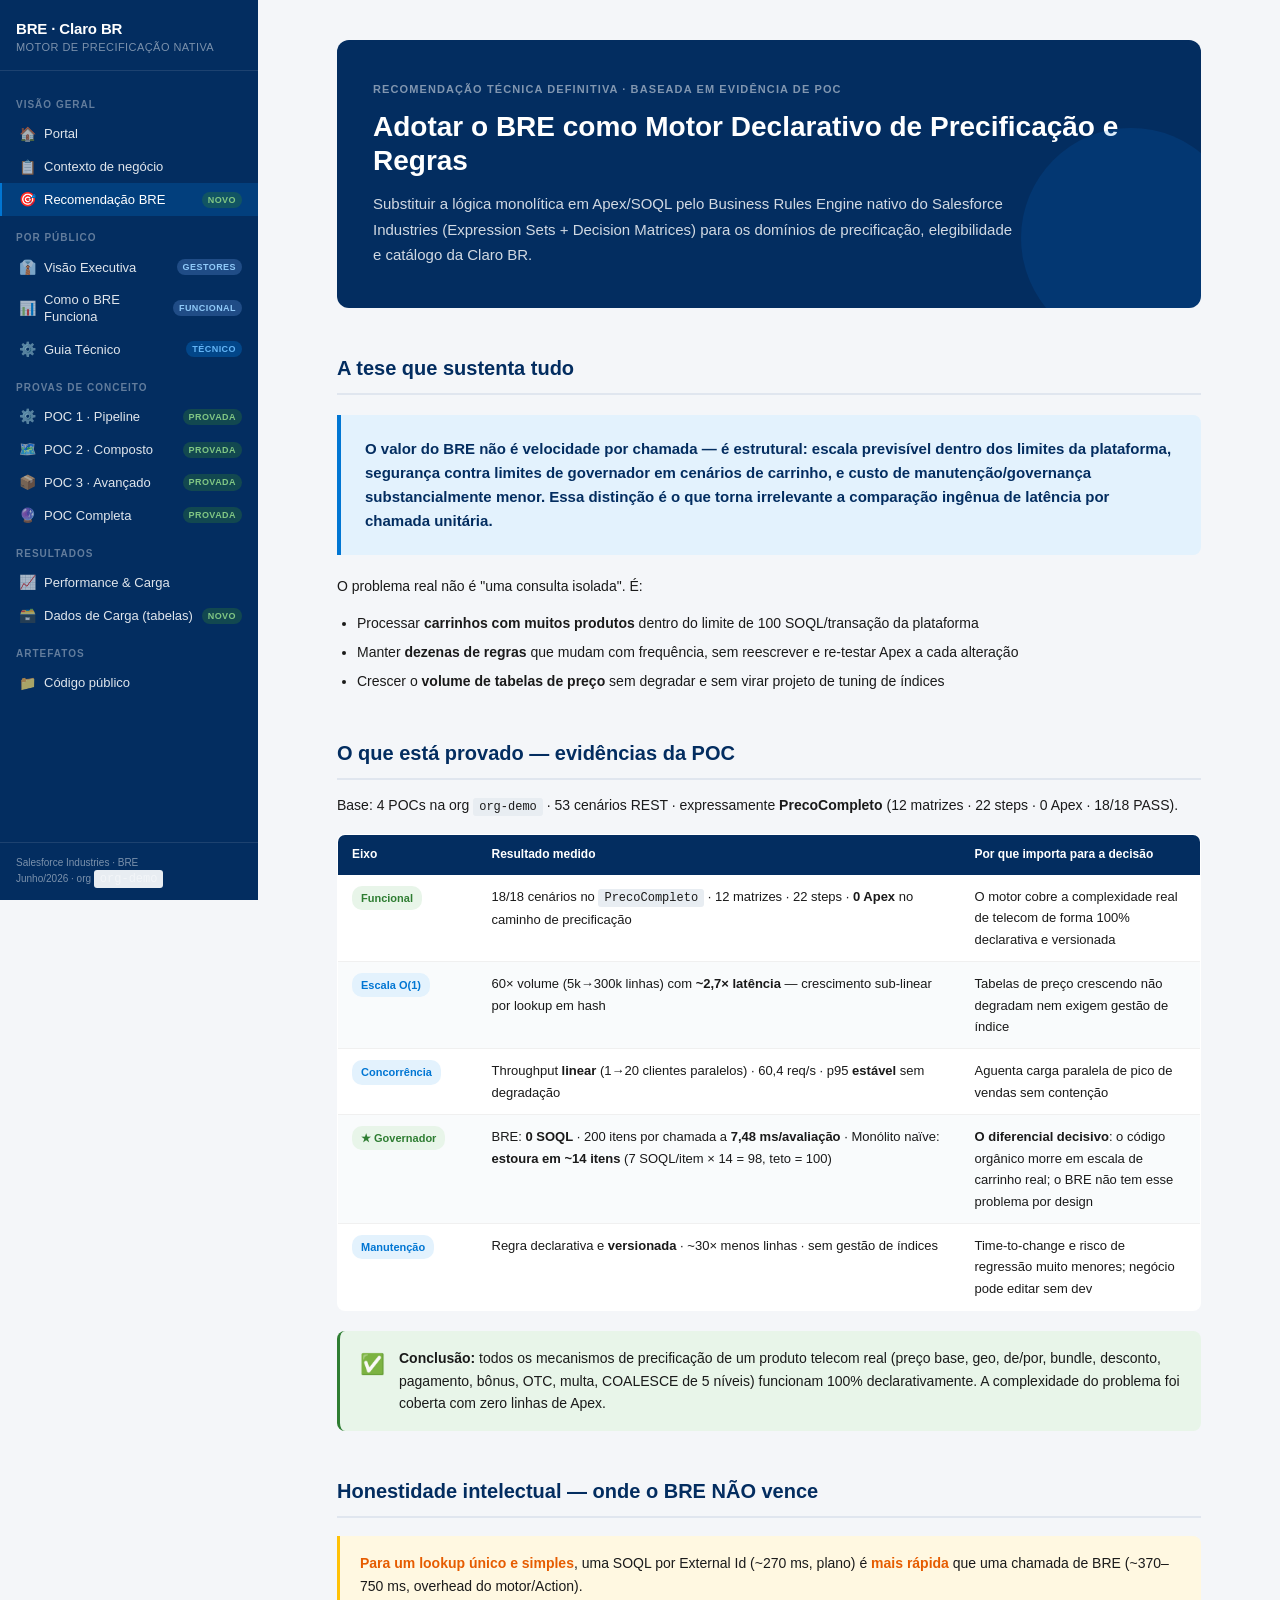
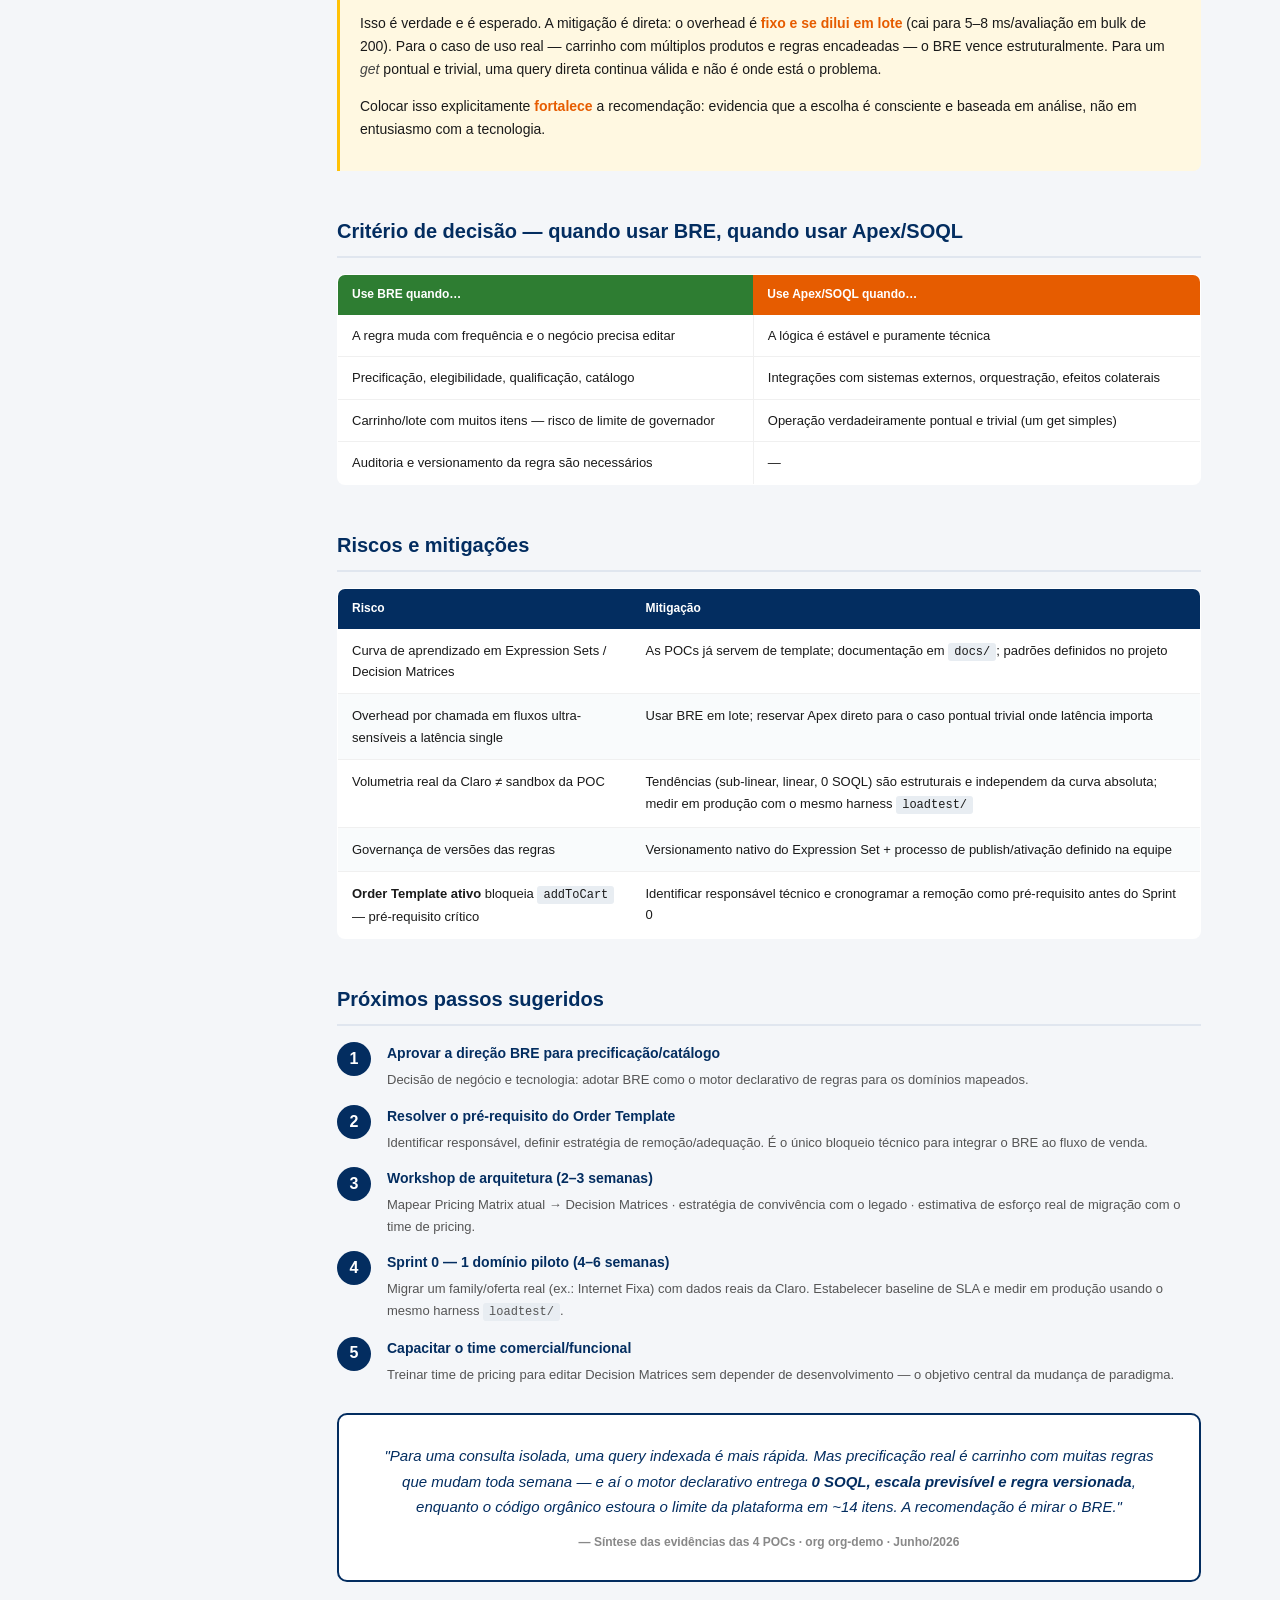
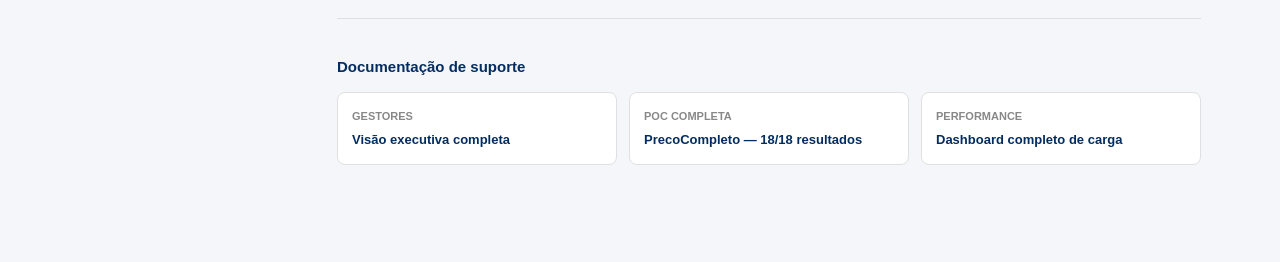
<file: projects/bre-claro/docs/recomendacao.html>
<!DOCTYPE html>
<html lang="pt-BR">
<head>
<meta charset="UTF-8">
<meta name="viewport" content="width=device-width, initial-scale=1.0">
<title>Recomendação — Adotar o BRE · Claro BR</title>
<style>
  *, *::before, *::after { box-sizing: border-box; margin: 0; padding: 0; }
  body {
    font-family: -apple-system, BlinkMacSystemFont, 'Segoe UI', Helvetica, Arial, sans-serif;
    background: #F4F6F9; color: #1A1A1A; line-height: 1.65;
  }
  .page { max-width: 920px; margin: 0 auto; padding: 40px 28px 100px; }
  h1  { font-size: 28px; font-weight: 800; color: #032D60; line-height: 1.2; margin-bottom: 8px; }
  h2  { font-size: 20px; font-weight: 700; color: #032D60; margin: 44px 0 14px; padding-bottom: 8px; border-bottom: 2px solid #E0E6EF; }
  h3  { font-size: 15px; font-weight: 700; color: #032D60; margin: 20px 0 8px; }
  p   { margin-bottom: 14px; font-size: 14px; }
  strong { font-weight: 700; }
  em    { font-style: italic; color: #444; }
  code  { background: #E8EDF2; padding: 2px 6px; border-radius: 3px; font-size: 12px; font-family: monospace; }
  a     { color: #0176D3; }
  ul, ol { padding-left: 20px; font-size: 14px; margin-bottom: 12px; }
  li    { margin-bottom: 6px; }

  /* Hero */
  .hero { background: #032D60; color: #fff; border-radius: 12px; padding: 40px 36px; margin-bottom: 36px; position: relative; overflow: hidden; }
  .hero::after { content: ''; position: absolute; right: -40px; bottom: -40px; width: 220px; height: 220px; border-radius: 50%; background: rgba(1,118,211,0.15); }
  .hero-tag { font-size: 11px; font-weight: 700; letter-spacing: 0.1em; text-transform: uppercase; color: rgba(255,255,255,0.5); margin-bottom: 12px; }
  .hero p   { color: rgba(255,255,255,0.82); font-size: 15px; max-width: 640px; line-height: 1.7; margin-bottom: 0; }

  /* Tese central */
  .tese {
    background: #E3F2FD; border-left: 4px solid #0176D3;
    border-radius: 0 8px 8px 0; padding: 22px 24px; margin: 20px 0;
    font-size: 15px; font-weight: 600; color: #032D60; line-height: 1.6;
  }

  /* Frase de fechamento */
  .closing {
    background: #fff; border: 2px solid #032D60; border-radius: 10px;
    padding: 28px 32px; margin: 28px 0;
    font-size: 15px; font-style: italic; color: #032D60; line-height: 1.7;
    text-align: center;
  }
  .closing cite { display: block; font-style: normal; font-size: 12px; color: #888; margin-top: 12px; font-weight: 600; }

  /* Tabela de evidências */
  .ev-table { width: 100%; border-collapse: collapse; font-size: 13px; background: #fff; border-radius: 8px; overflow: hidden; border: 1px solid #E0E0E0; margin: 16px 0; }
  .ev-table th { background: #032D60; color: #fff; padding: 10px 14px; text-align: left; font-size: 12px; font-weight: 600; }
  .ev-table td { padding: 11px 14px; border-bottom: 1px solid #F0F0F0; vertical-align: top; }
  .ev-table tr:last-child td { border-bottom: none; }
  .ev-table tr:nth-child(even) td { background: #F9FBFC; }
  .ev-badge { display: inline-block; padding: 3px 9px; border-radius: 10px; font-size: 11px; font-weight: 700; white-space: nowrap; }
  .ev-star  { background: #E8F5E9; color: #2E7D32; }
  .ev-blue  { background: #E3F2FD; color: #0176D3; }

  /* Tabela BRE vs Apex */
  .crit-table { width: 100%; border-collapse: collapse; font-size: 13px; background: #fff; border-radius: 8px; overflow: hidden; border: 1px solid #E0E0E0; margin: 16px 0; }
  .crit-table th { padding: 10px 14px; text-align: left; font-size: 12px; font-weight: 700; color: #fff; }
  .crit-table th:first-child  { background: #2E7D32; }
  .crit-table th:last-child   { background: #E65C00; }
  .crit-table td { padding: 10px 14px; border-bottom: 1px solid #F0F0F0; }
  .crit-table tr:last-child td { border-bottom: none; }
  .crit-table td:first-child  { border-right: 1px solid #F0F0F0; }

  /* Honestidade */
  .honesty { background: #FFF8E1; border-left: 3px solid #FFC107; border-radius: 0 8px 8px 0; padding: 16px 20px; margin: 18px 0; font-size: 13px; line-height: 1.65; }
  .honesty strong { color: #E65C00; }

  /* Próximos passos numerados */
  .steps { counter-reset: step; margin: 16px 0; }
  .step  { display: flex; gap: 16px; margin-bottom: 14px; align-items: flex-start; }
  .step-num {
    counter-increment: step; flex-shrink: 0;
    width: 34px; height: 34px; border-radius: 50%;
    background: #032D60; color: #fff; font-size: 16px; font-weight: 800;
    display: flex; align-items: center; justify-content: center;
  }
  .step-body h4 { font-size: 14px; font-weight: 700; color: #032D60; margin-bottom: 4px; }
  .step-body p  { font-size: 13px; color: #555; margin-bottom: 0; }

  /* Callouts */
  .callout { border-radius: 8px; padding: 16px 20px; margin: 20px 0; display: flex; gap: 14px; font-size: 14px; line-height: 1.6; }
  .callout-icon { font-size: 20px; flex-shrink: 0; margin-top: 1px; }
  .callout-ok   { background: #E8F5E9; border-left: 3px solid #2E7D32; }
  .callout-warn { background: #FFF3E0; border-left: 3px solid #E65C00; }

  .divider { height: 1px; background: #E0E0E0; margin: 36px 0; }

  @media (max-width: 700px) {
    .crit-table { display: block; overflow-x: auto; }
  }
</style>
</head>
<body>
<div class="page">

  <!-- Hero -->
  <div class="hero">
    <div class="hero-tag">Recomendação técnica definitiva · Baseada em evidência de POC</div>
    <h1 style="color:#fff;margin-bottom:14px">Adotar o BRE como Motor Declarativo de Precificação e Regras</h1>
    <p>Substituir a lógica monolítica em Apex/SOQL pelo Business Rules Engine nativo
    do Salesforce Industries (Expression Sets + Decision Matrices) para os domínios de
    precificação, elegibilidade e catálogo da Claro BR.</p>
  </div>

  <!-- Tese central -->
  <h2>A tese que sustenta tudo</h2>
  <div class="tese">
    O valor do BRE <strong>não é velocidade por chamada</strong> — é estrutural:
    escala previsível dentro dos limites da plataforma, segurança contra limites de governador
    em cenários de carrinho, e custo de manutenção/governança substancialmente menor.
    Essa distinção é o que torna irrelevante a comparação ingênua de latência por chamada unitária.
  </div>
  <p>O problema real não é "uma consulta isolada". É:</p>
  <ul>
    <li>Processar <strong>carrinhos com muitos produtos</strong> dentro do limite de 100 SOQL/transação da plataforma</li>
    <li>Manter <strong>dezenas de regras</strong> que mudam com frequência, sem reescrever e re-testar Apex a cada alteração</li>
    <li>Crescer o <strong>volume de tabelas de preço</strong> sem degradar e sem virar projeto de tuning de índices</li>
  </ul>

  <!-- Evidências -->
  <h2>O que está provado — evidências da POC</h2>
  <p>Base: 4 POCs na org <code>org-demo</code> · 53 cenários REST · expressamente
  <strong>PrecoCompleto</strong> (12 matrizes · 22 steps · 0 Apex · 18/18 PASS).</p>

  <table class="ev-table">
    <thead>
      <tr>
        <th style="width:140px">Eixo</th>
        <th>Resultado medido</th>
        <th style="width:240px">Por que importa para a decisão</th>
      </tr>
    </thead>
    <tbody>
      <tr>
        <td><span class="ev-badge ev-star">Funcional</span></td>
        <td>18/18 cenários no <code>PrecoCompleto</code> · 12 matrizes · 22 steps · <strong>0 Apex</strong> no caminho de precificação</td>
        <td>O motor cobre a complexidade real de telecom de forma 100% declarativa e versionada</td>
      </tr>
      <tr>
        <td><span class="ev-badge ev-blue">Escala O(1)</span></td>
        <td>60× volume (5k→300k linhas) com <strong>~2,7× latência</strong> — crescimento sub-linear por lookup em hash</td>
        <td>Tabelas de preço crescendo não degradam nem exigem gestão de índice</td>
      </tr>
      <tr>
        <td><span class="ev-badge ev-blue">Concorrência</span></td>
        <td>Throughput <strong>linear</strong> (1→20 clientes paralelos) · 60,4 req/s · p95 <strong>estável</strong> sem degradação</td>
        <td>Aguenta carga paralela de pico de vendas sem contenção</td>
      </tr>
      <tr>
        <td><span class="ev-badge ev-star">★ Governador</span></td>
        <td>BRE: <strong>0 SOQL</strong> · 200 itens por chamada a <strong>7,48 ms/avaliação</strong> · Monólito naïve: <strong>estoura em ~14 itens</strong> (7 SOQL/item × 14 = 98, teto = 100)</td>
        <td><strong>O diferencial decisivo</strong>: o código orgânico morre em escala de carrinho real; o BRE não tem esse problema por design</td>
      </tr>
      <tr>
        <td><span class="ev-badge ev-blue">Manutenção</span></td>
        <td>Regra declarativa e <strong>versionada</strong> · ~30× menos linhas · sem gestão de índices</td>
        <td>Time-to-change e risco de regressão muito menores; negócio pode editar sem dev</td>
      </tr>
    </tbody>
  </table>

  <div class="callout callout-ok">
    <span class="callout-icon">✅</span>
    <div><strong>Conclusão:</strong> todos os mecanismos de precificação de um produto telecom real
    (preço base, geo, de/por, bundle, desconto, pagamento, bônus, OTC, multa, COALESCE de 5 níveis)
    funcionam 100% declarativamente. A complexidade do problema foi coberta com zero linhas de Apex.</div>
  </div>

  <!-- Honestidade -->
  <h2>Honestidade intelectual — onde o BRE NÃO vence</h2>
  <div class="honesty">
    <p><strong>Para um lookup único e simples</strong>, uma SOQL por External Id (~270 ms, plano) é
    <strong>mais rápida</strong> que uma chamada de BRE (~370–750 ms, overhead do motor/Action).</p>
    <p style="margin-top:8px">Isso é verdade e é esperado. A mitigação é direta: o overhead é <strong>fixo e se dilui em lote</strong>
    (cai para 5–8 ms/avaliação em bulk de 200). Para o caso de uso real — carrinho com múltiplos
    produtos e regras encadeadas — o BRE vence estruturalmente. Para um <em>get</em> pontual e trivial, uma
    query direta continua válida e não é onde está o problema.</p>
    <p style="margin-top:8px">Colocar isso explicitamente <strong>fortalece</strong> a recomendação: evidencia que a escolha é
    consciente e baseada em análise, não em entusiasmo com a tecnologia.</p>
  </div>

  <!-- Critério BRE vs Apex -->
  <h2>Critério de decisão — quando usar BRE, quando usar Apex/SOQL</h2>
  <table class="crit-table">
    <thead>
      <tr>
        <th>Use BRE quando…</th>
        <th>Use Apex/SOQL quando…</th>
      </tr>
    </thead>
    <tbody>
      <tr>
        <td>A regra muda com frequência e o negócio precisa editar</td>
        <td>A lógica é estável e puramente técnica</td>
      </tr>
      <tr>
        <td>Precificação, elegibilidade, qualificação, catálogo</td>
        <td>Integrações com sistemas externos, orquestração, efeitos colaterais</td>
      </tr>
      <tr>
        <td>Carrinho/lote com muitos itens — risco de limite de governador</td>
        <td>Operação verdadeiramente pontual e trivial (um get simples)</td>
      </tr>
      <tr>
        <td>Auditoria e versionamento da regra são necessários</td>
        <td>—</td>
      </tr>
    </tbody>
  </table>

  <!-- Riscos -->
  <h2>Riscos e mitigações</h2>
  <table class="ev-table">
    <thead>
      <tr><th>Risco</th><th>Mitigação</th></tr>
    </thead>
    <tbody>
      <tr>
        <td>Curva de aprendizado em Expression Sets / Decision Matrices</td>
        <td>As POCs já servem de template; documentação em <code>docs/</code>; padrões definidos no projeto</td>
      </tr>
      <tr>
        <td>Overhead por chamada em fluxos ultra-sensíveis a latência single</td>
        <td>Usar BRE em lote; reservar Apex direto para o caso pontual trivial onde latência importa</td>
      </tr>
      <tr>
        <td>Volumetria real da Claro ≠ sandbox da POC</td>
        <td>Tendências (sub-linear, linear, 0 SOQL) são estruturais e independem da curva absoluta; medir em produção com o mesmo harness <code>loadtest/</code></td>
      </tr>
      <tr>
        <td>Governança de versões das regras</td>
        <td>Versionamento nativo do Expression Set + processo de publish/ativação definido na equipe</td>
      </tr>
      <tr>
        <td><strong>Order Template ativo</strong> bloqueia <code>addToCart</code> — pré-requisito crítico</td>
        <td>Identificar responsável técnico e cronogramar a remoção como pré-requisito antes do Sprint 0</td>
      </tr>
    </tbody>
  </table>

  <!-- Próximos passos -->
  <h2>Próximos passos sugeridos</h2>
  <div class="steps">
    <div class="step">
      <div class="step-num">1</div>
      <div class="step-body">
        <h4>Aprovar a direção BRE para precificação/catálogo</h4>
        <p>Decisão de negócio e tecnologia: adotar BRE como o motor declarativo de regras para os domínios mapeados.</p>
      </div>
    </div>
    <div class="step">
      <div class="step-num">2</div>
      <div class="step-body">
        <h4>Resolver o pré-requisito do Order Template</h4>
        <p>Identificar responsável, definir estratégia de remoção/adequação. É o único bloqueio técnico para integrar o BRE ao fluxo de venda.</p>
      </div>
    </div>
    <div class="step">
      <div class="step-num">3</div>
      <div class="step-body">
        <h4>Workshop de arquitetura (2–3 semanas)</h4>
        <p>Mapear Pricing Matrix atual → Decision Matrices · estratégia de convivência com o legado · estimativa de esforço real de migração com o time de pricing.</p>
      </div>
    </div>
    <div class="step">
      <div class="step-num">4</div>
      <div class="step-body">
        <h4>Sprint 0 — 1 domínio piloto (4–6 semanas)</h4>
        <p>Migrar um family/oferta real (ex.: Internet Fixa) com dados reais da Claro. Estabelecer baseline de SLA e medir em produção usando o mesmo harness <code>loadtest/</code>.</p>
      </div>
    </div>
    <div class="step">
      <div class="step-num">5</div>
      <div class="step-body">
        <h4>Capacitar o time comercial/funcional</h4>
        <p>Treinar time de pricing para editar Decision Matrices sem depender de desenvolvimento — o objetivo central da mudança de paradigma.</p>
      </div>
    </div>
  </div>

  <!-- Frase de fechamento -->
  <div class="closing">
    "Para uma consulta isolada, uma query indexada é mais rápida.
    Mas precificação real é carrinho com muitas regras que mudam toda semana —
    e aí o motor declarativo entrega <strong>0 SOQL, escala previsível e regra versionada</strong>,
    enquanto o código orgânico estoura o limite da plataforma em ~14 itens.
    A recomendação é mirar o BRE."
    <cite>— Síntese das evidências das 4 POCs · org org-demo · Junho/2026</cite>
  </div>

  <!-- Links -->
  <div class="divider"></div>
  <h3>Documentação de suporte</h3>
  <div style="display:grid;grid-template-columns:repeat(3,1fr);gap:12px;margin-top:12px">
    <a href="para-gestores.html" style="text-decoration:none;background:#fff;border:1px solid #E0E0E0;border-radius:8px;padding:14px;display:block">
      <div style="font-size:11px;font-weight:700;text-transform:uppercase;color:#888;margin-bottom:4px">Gestores</div>
      <div style="font-size:13px;font-weight:700;color:#032D60">Visão executiva completa</div>
    </a>
    <a href="poc-bre-completa.html" style="text-decoration:none;background:#fff;border:1px solid #E0E0E0;border-radius:8px;padding:14px;display:block">
      <div style="font-size:11px;font-weight:700;text-transform:uppercase;color:#888;margin-bottom:4px">POC Completa</div>
      <div style="font-size:13px;font-weight:700;color:#032D60">PrecoCompleto — 18/18 resultados</div>
    </a>
    <a href="performance.html" style="text-decoration:none;background:#fff;border:1px solid #E0E0E0;border-radius:8px;padding:14px;display:block">
      <div style="font-size:11px;font-weight:700;text-transform:uppercase;color:#888;margin-bottom:4px">Performance</div>
      <div style="font-size:13px;font-weight:700;color:#032D60">Dashboard completo de carga</div>
    </a>
  </div>

</div>

<link rel="stylesheet" href="../assets/site.css">
<script>var BRE_BASE = '..';</script>
<script src="../assets/nav.js"></script>
</body>
</html>
</file>
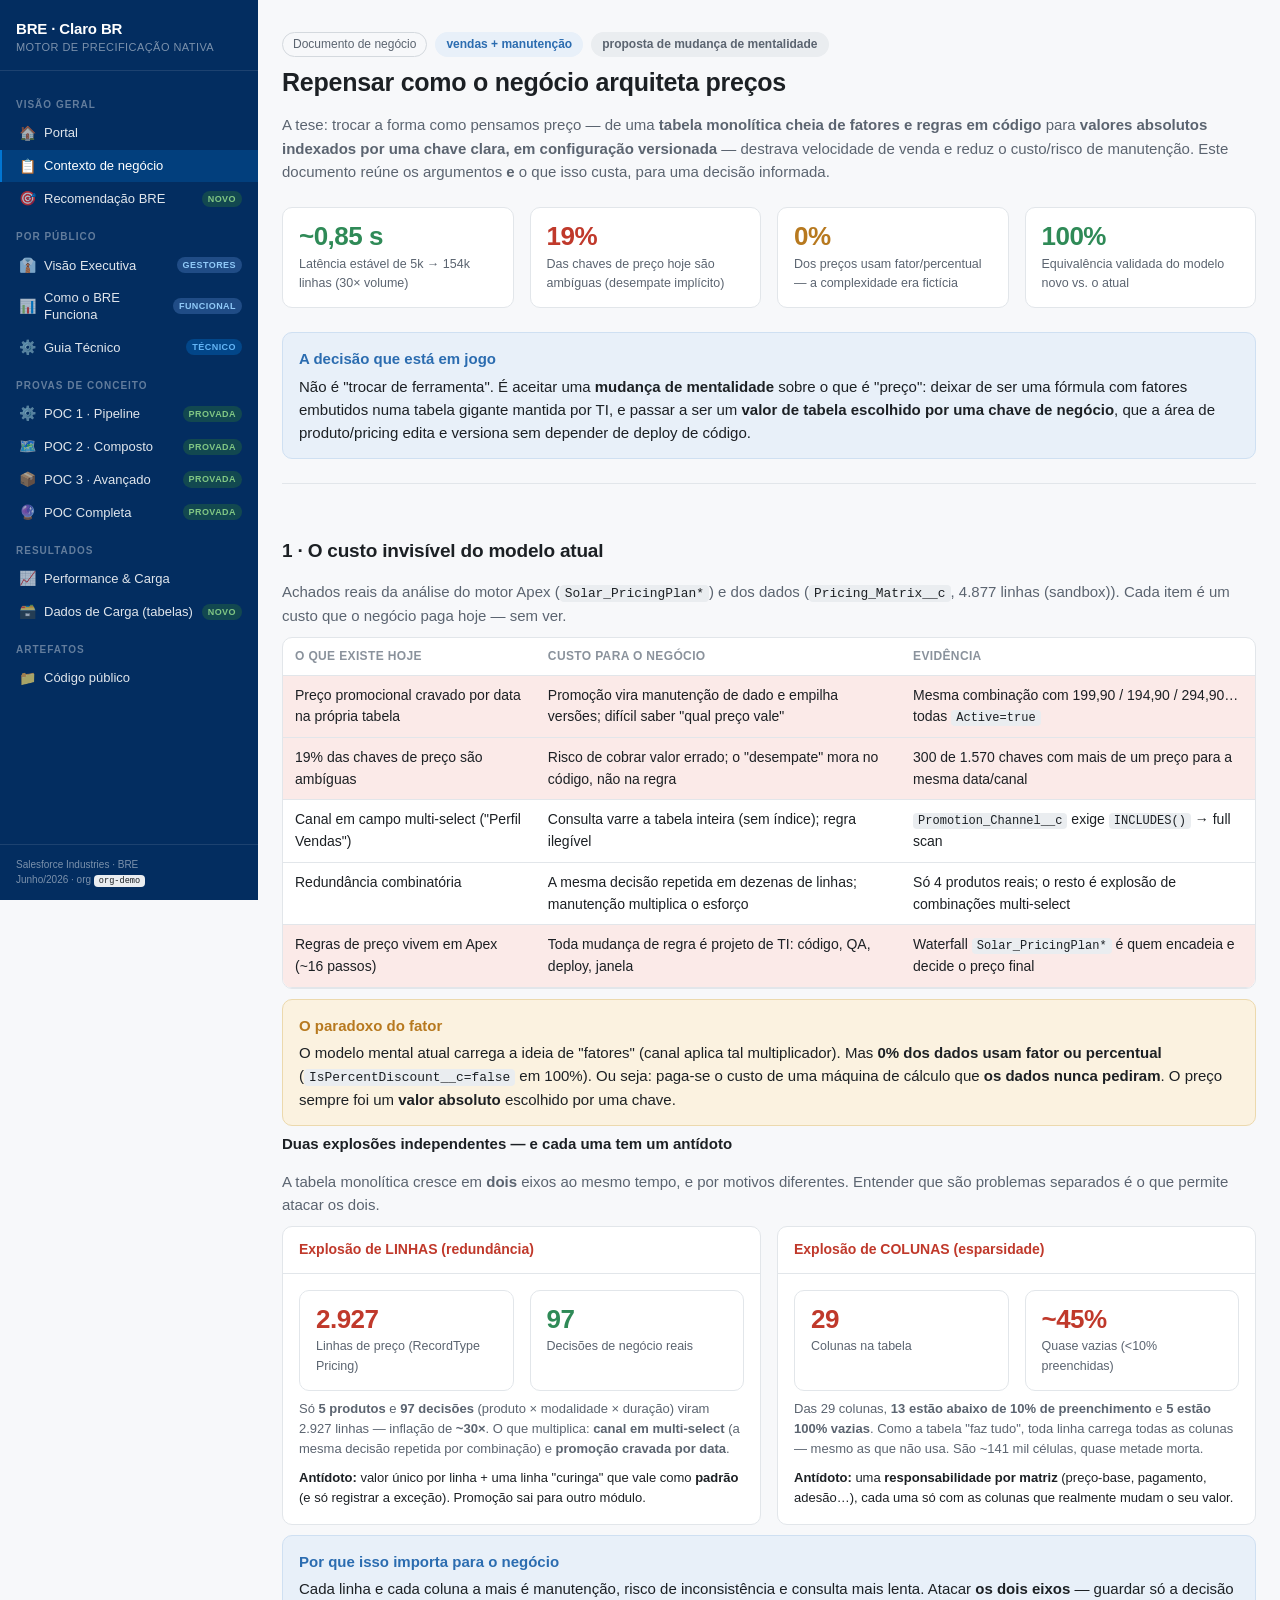
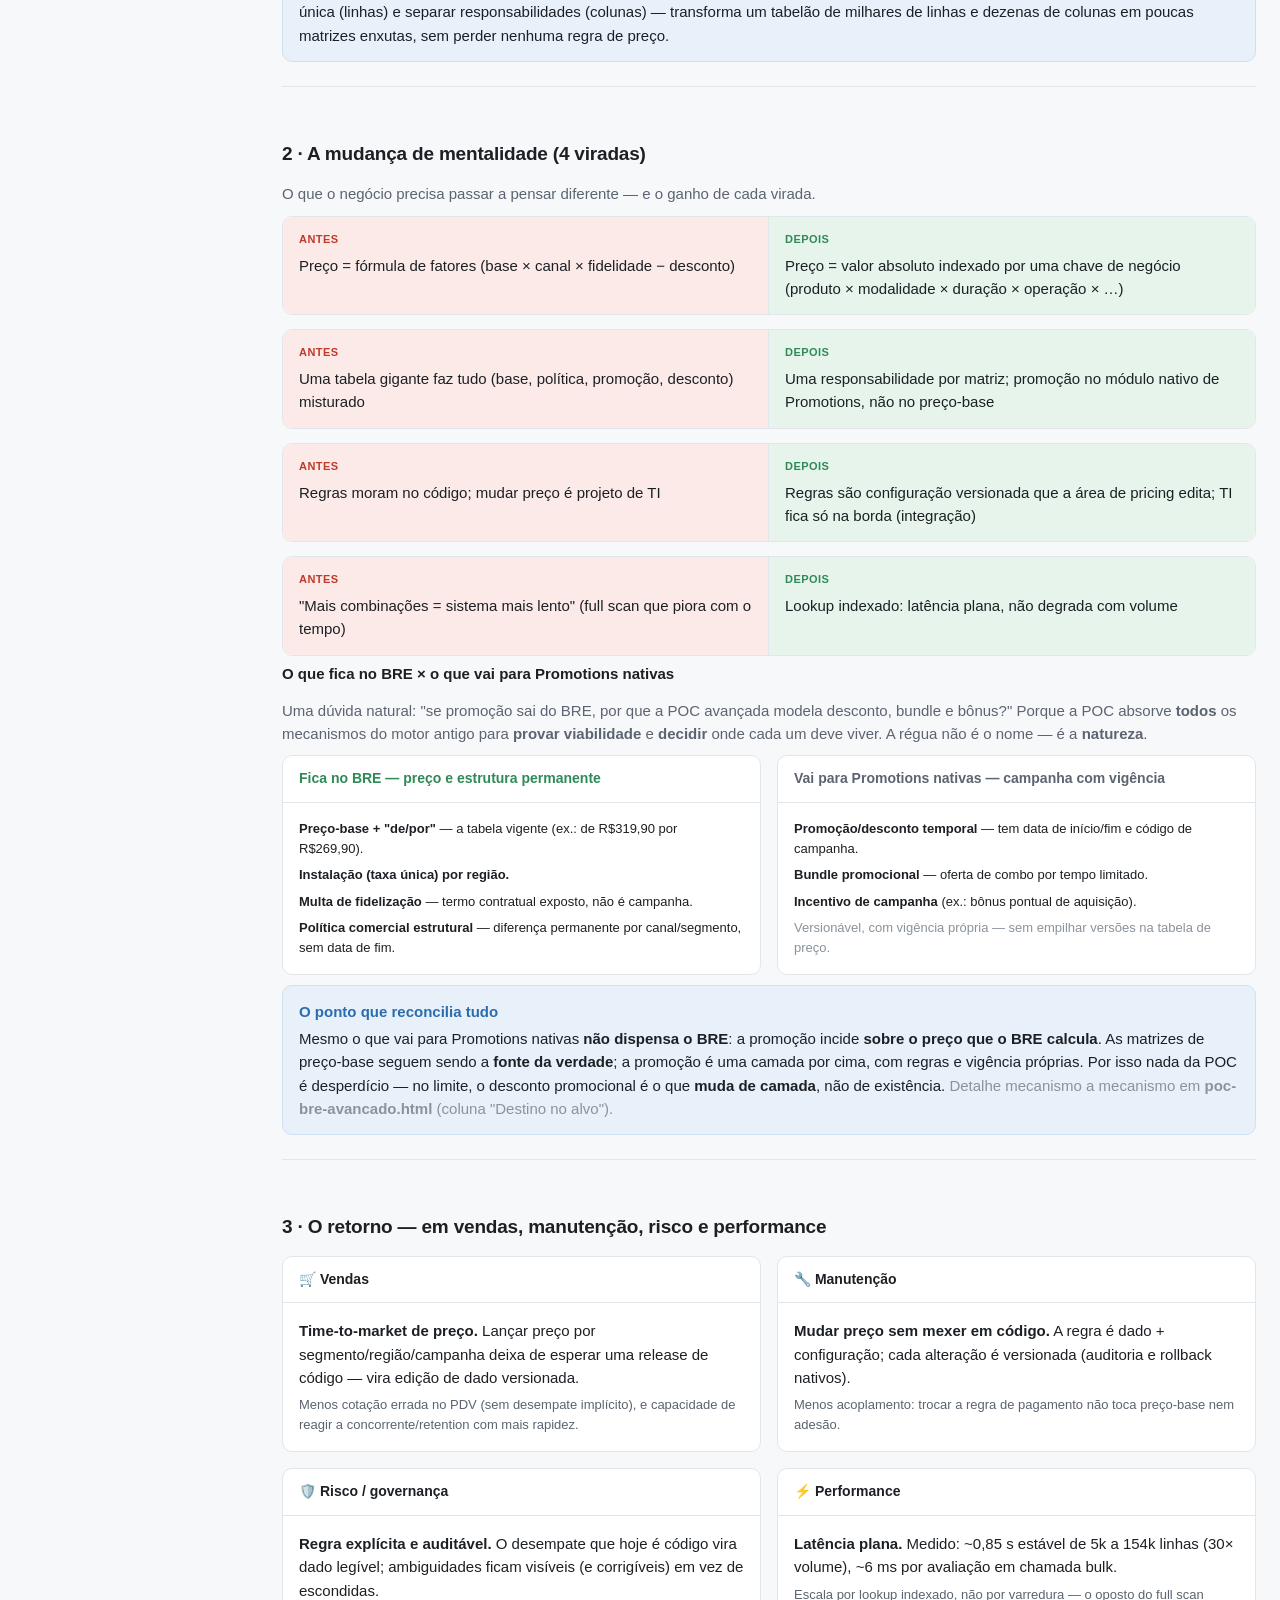
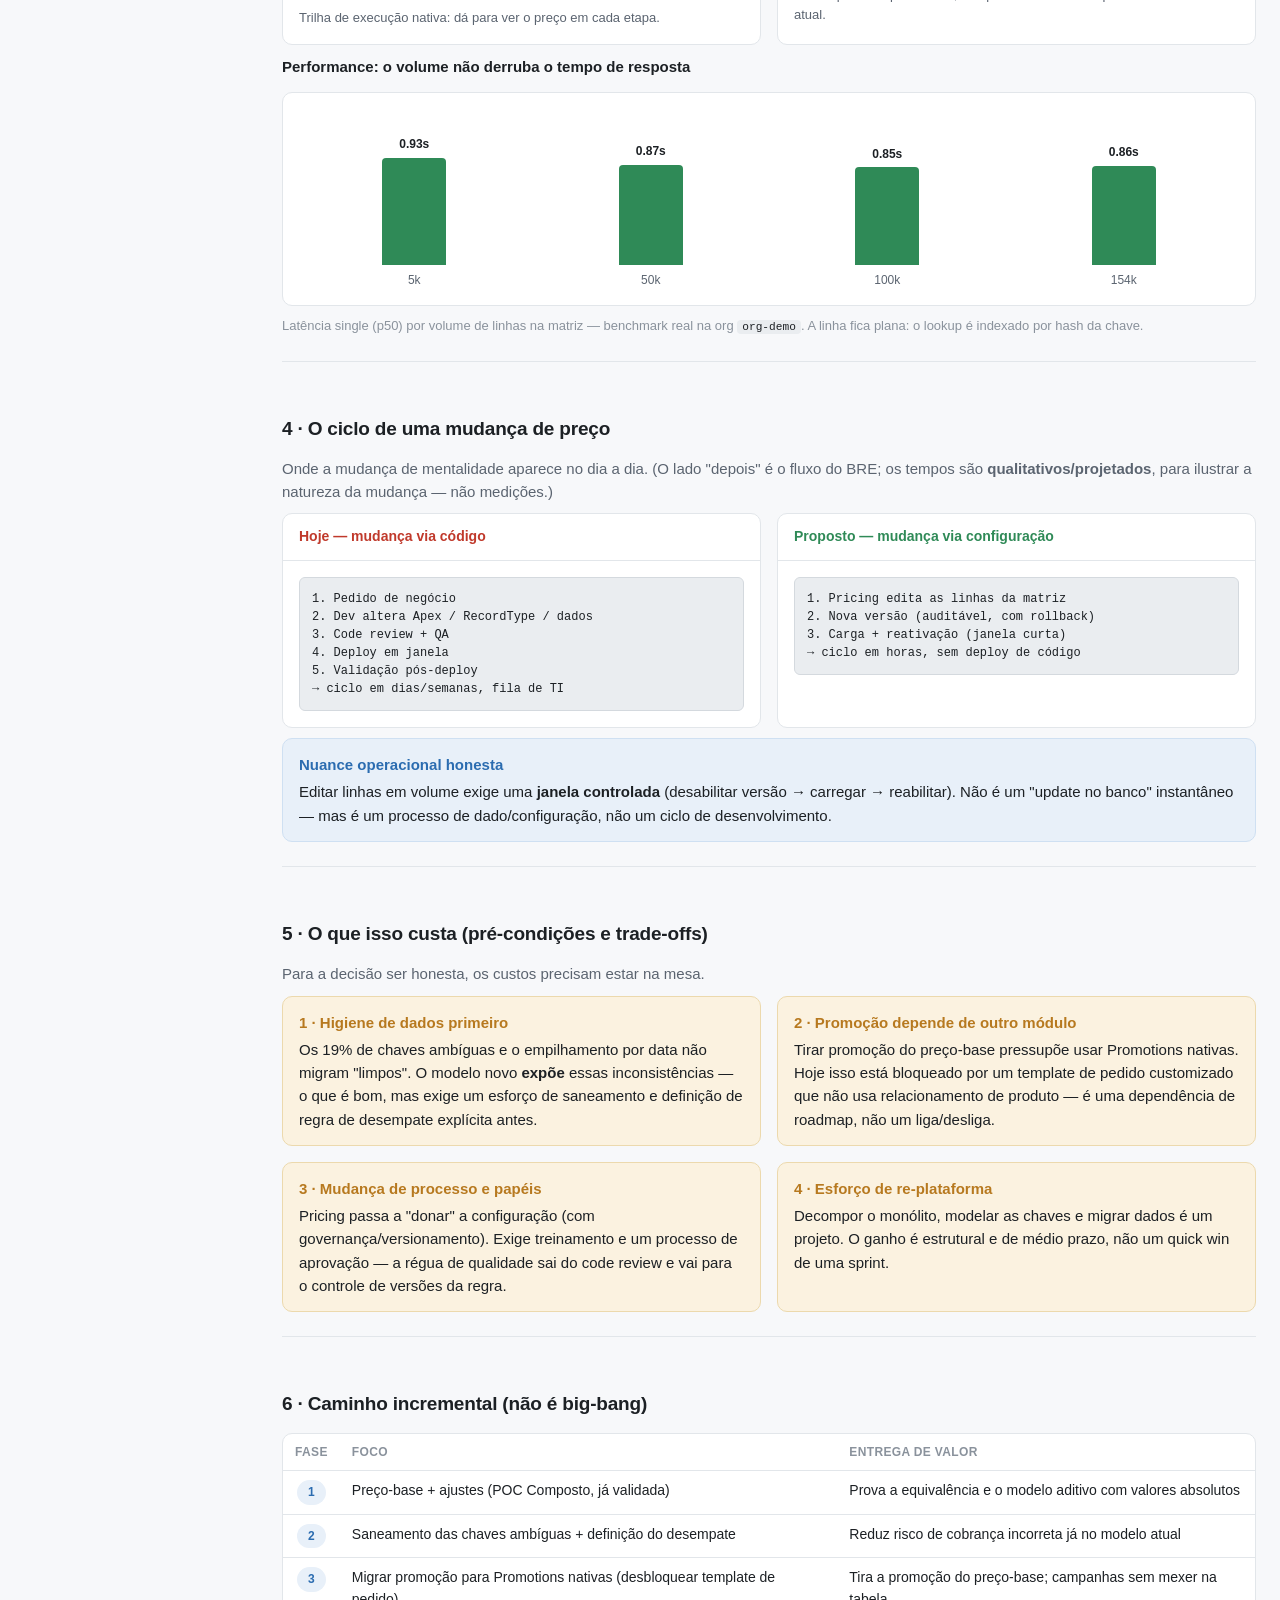
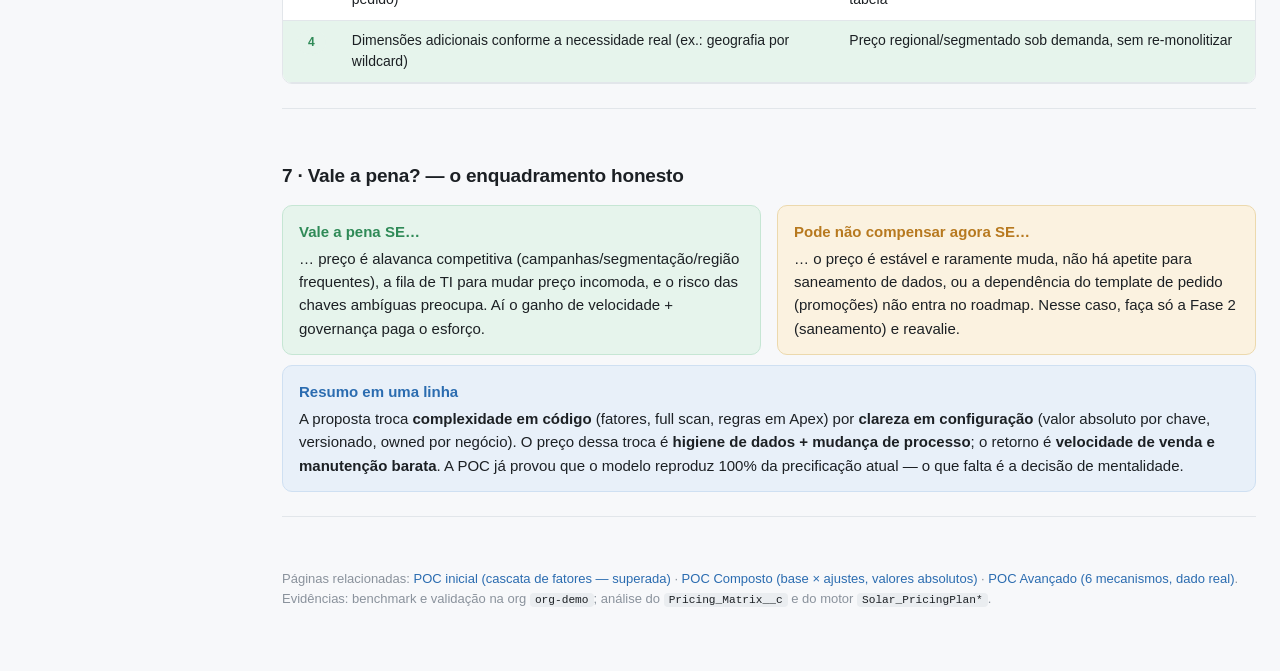
<file: projects/bre-claro/docs/visao-negocio-precificacao.html>
<!DOCTYPE html>
<html lang="pt-BR">
<head>
<meta charset="UTF-8" />
<meta name="viewport" content="width=device-width, initial-scale=1.0" />
<title>Repensar a precificação · Argumento de negócio (vendas + manutenção)</title>
<style>
  :root {
    --bg: #f7f8fa; --surface: #ffffff; --surface-2: #f1f3f5; --surface-3: #eaedf0;
    --text: #1c2024; --text-2: #5b6470; --text-3: #8a929c;
    --stroke: #e2e6ea; --stroke-2: #d4d9de;
    --accent: #2b6cb0; --accent-soft: #e8f0f9;
    --success: #2f8a57; --success-soft: #e6f4ec;
    --warning: #b7791f; --warning-soft: #fbf2e0;
    --danger: #c0392b; --danger-soft: #fbeae8;
    --info: #2b6cb0; --info-soft: #e8f0f9;
  }
  * { box-sizing: border-box; }
  html, body { margin: 0; padding: 0; }
  body { background: var(--bg); color: var(--text);
    font-family: -apple-system, BlinkMacSystemFont, "Segoe UI", Roboto, Helvetica, Arial, sans-serif;
    line-height: 1.55; font-size: 15px; }
  .wrap { max-width: 1040px; margin: 0 auto; padding: 32px 24px 64px; }
  h1 { font-size: 25px; font-weight: 700; margin: 0 0 6px; letter-spacing: -0.01em; }
  h2 { font-size: 19px; font-weight: 700; margin: 0 0 4px; letter-spacing: -0.01em; }
  h3 { font-size: 15px; font-weight: 600; margin: 0 0 4px; }
  p { margin: 0; }
  .sub { color: var(--text-2); }
  .small { font-size: 13px; }
  .tertiary { color: var(--text-3); }
  code { font-family: ui-monospace, SFMono-Regular, Menlo, Consolas, monospace; font-size: 0.86em;
    background: var(--surface-3); border-radius: 4px; padding: 1px 5px; color: var(--text); }
  .divider { height: 1px; background: var(--stroke); margin: 28px 0; border: none; }
  section { margin-top: 6px; }
  .stack { display: flex; flex-direction: column; }
  .gap6 > * + * { margin-top: 6px; }
  .gap8 > * + * { margin-top: 8px; }
  .gap10 > * + * { margin-top: 10px; }
  .gap14 > * + * { margin-top: 14px; }
  .gap24 > * + * { margin-top: 24px; }
  .grid4 { display: grid; grid-template-columns: repeat(4, 1fr); gap: 16px; }
  .grid3 { display: grid; grid-template-columns: repeat(3, 1fr); gap: 16px; }
  .grid2 { display: grid; grid-template-columns: 1fr 1fr; gap: 16px; }
  @media (max-width: 760px) { .grid4, .grid3, .grid2 { grid-template-columns: 1fr; } }
  .row { display: flex; align-items: center; gap: 8px; flex-wrap: wrap; }
  .stat { background: var(--surface); border: 1px solid var(--stroke); border-radius: 10px; padding: 14px 16px; }
  .stat .v { font-size: 26px; font-weight: 700; letter-spacing: -0.02em; line-height: 1.1; }
  .stat .l { font-size: 12.5px; color: var(--text-2); margin-top: 4px; }
  .stat.danger .v { color: var(--danger); }
  .stat.warning .v { color: var(--warning); }
  .stat.success .v { color: var(--success); }
  .card { background: var(--surface); border: 1px solid var(--stroke); border-radius: 10px; overflow: hidden; }
  .card .hd { padding: 12px 16px; border-bottom: 1px solid var(--stroke); font-weight: 600; font-size: 14px;
    display: flex; justify-content: space-between; align-items: center; gap: 8px; }
  .card .bd { padding: 16px; }
  .callout { border-radius: 10px; padding: 14px 16px; border: 1px solid var(--stroke-2); }
  .callout .ct { font-weight: 600; margin-bottom: 4px; }
  .callout.info { background: var(--info-soft); border-color: #cfe0f2; }
  .callout.success { background: var(--success-soft); border-color: #c6e6d4; }
  .callout.warning { background: var(--warning-soft); border-color: #ecd9ad; }
  .callout.danger { background: var(--danger-soft); border-color: #f0c8c2; }
  .callout.info .ct { color: var(--info); }
  .callout.success .ct { color: var(--success); }
  .callout.warning .ct { color: var(--warning); }
  .callout.danger .ct { color: var(--danger); }
  .pill { display: inline-flex; align-items: center; font-size: 12px; font-weight: 600;
    padding: 2px 10px; border-radius: 999px; border: 1px solid transparent; white-space: nowrap; }
  .pill.neutral { background: var(--surface-3); color: var(--text-2); }
  .pill.info { background: var(--info-soft); color: var(--info); }
  .pill.success { background: var(--success-soft); color: var(--success); }
  .pill.warning { background: var(--warning-soft); color: var(--warning); }
  .pill.danger { background: var(--danger-soft); color: var(--danger); }
  table { width: 100%; border-collapse: collapse; font-size: 14px; }
  th, td { text-align: left; padding: 9px 12px; border-bottom: 1px solid var(--stroke); vertical-align: top; }
  th { font-size: 12px; text-transform: uppercase; letter-spacing: 0.03em; color: var(--text-3); font-weight: 600; }
  tr.danger td { background: var(--danger-soft); }
  tr.success td { background: var(--success-soft); }
  .tbl-wrap { background: var(--surface); border: 1px solid var(--stroke); border-radius: 10px; overflow: hidden; }
  td.center, th.center { text-align: center; }
  pre { background: var(--surface-3); border: 1px solid var(--stroke-2); border-radius: 6px; padding: 12px; margin: 0;
    font-family: ui-monospace, SFMono-Regular, Menlo, Consolas, monospace; font-size: 12px; line-height: 1.5; overflow-x: auto; }
  .chart { display: flex; align-items: flex-end; gap: 14px; height: 180px; padding: 8px 4px 0; }
  .bar-col { display: flex; flex-direction: column; align-items: center; flex: 1; height: 100%; justify-content: flex-end; }
  .bar { width: 100%; max-width: 64px; border-radius: 4px 4px 0 0; }
  .bar.info { background: var(--accent); }
  .bar.success { background: var(--success); }
  .bar.danger { background: var(--danger); }
  .bar-val { font-size: 12px; font-weight: 600; margin-bottom: 4px; }
  .bar-cat { font-size: 12px; color: var(--text-2); margin-top: 6px; text-align: center; }
  .head-badge { display:inline-block; font-size:12px; color:var(--text-2); border:1px solid var(--stroke-2); border-radius:999px; padding:2px 10px; }
  .ba { display:grid; grid-template-columns: 1fr 1fr; }
  .ba > div { padding: 14px 16px; }
  .ba .antes { background: var(--danger-soft); border-right: 1px solid var(--stroke); }
  .ba .depois { background: var(--success-soft); }
  .ba .lbl { font-size: 11px; text-transform: uppercase; letter-spacing: .04em; font-weight: 700; margin-bottom: 6px; }
  .ba .antes .lbl { color: var(--danger); }
  .ba .depois .lbl { color: var(--success); }
  .links a { color: var(--accent); text-decoration: none; }
  .links a:hover { text-decoration: underline; }
</style>
</head>
<body>
<div class="wrap stack gap24">

  <!-- Cabeçalho -->
  <div class="stack gap6">
    <div class="row">
      <span class="head-badge">Documento de negócio</span>
      <span class="pill info">vendas + manutenção</span>
      <span class="pill neutral">proposta de mudança de mentalidade</span>
    </div>
    <h1>Repensar como o negócio arquiteta preços</h1>
    <p class="sub">
      A tese: trocar a forma como pensamos preço — de uma <b>tabela monolítica cheia de fatores e regras
      em código</b> para <b>valores absolutos indexados por uma chave clara, em configuração versionada</b>
      — destrava velocidade de venda e reduz o custo/risco de manutenção. Este documento reúne os
      argumentos <b>e</b> o que isso custa, para uma decisão informada.
    </p>
  </div>

  <div class="grid4">
    <div class="stat success"><div class="v">~0,85 s</div><div class="l">Latência estável de 5k → 154k linhas (30× volume)</div></div>
    <div class="stat danger"><div class="v">19%</div><div class="l">Das chaves de preço hoje são ambíguas (desempate implícito)</div></div>
    <div class="stat warning"><div class="v">0%</div><div class="l">Dos preços usam fator/percentual — a complexidade era fictícia</div></div>
    <div class="stat success"><div class="v">100%</div><div class="l">Equivalência validada do modelo novo vs. o atual</div></div>
  </div>

  <div class="callout info">
    <div class="ct">A decisão que está em jogo</div>
    <div>Não é "trocar de ferramenta". É aceitar uma <b>mudança de mentalidade</b> sobre o que é "preço":
    deixar de ser uma fórmula com fatores embutidos numa tabela gigante mantida por TI, e passar a ser um
    <b>valor de tabela escolhido por uma chave de negócio</b>, que a área de produto/pricing edita e versiona
    sem depender de deploy de código.</div>
  </div>

  <!-- 1. O custo invisível de hoje -->
  <hr class="divider" />
  <section class="stack gap10">
    <h2>1 · O custo invisível do modelo atual</h2>
    <p class="sub">Achados reais da análise do motor Apex (<code>Solar_PricingPlan*</code>) e dos dados
      (<code>Pricing_Matrix__c</code>, 4.877 linhas (sandbox)). Cada item é um custo que o negócio paga hoje — sem ver.</p>
    <div class="tbl-wrap">
      <table>
        <thead><tr><th>O que existe hoje</th><th>Custo para o negócio</th><th>Evidência</th></tr></thead>
        <tbody>
          <tr class="danger"><td>Preço promocional cravado por data na própria tabela</td>
            <td>Promoção vira manutenção de dado e empilha versões; difícil saber "qual preço vale"</td>
            <td>Mesma combinação com 199,90 / 194,90 / 294,90… todas <code>Active=true</code></td></tr>
          <tr class="danger"><td>19% das chaves de preço são ambíguas</td>
            <td>Risco de cobrar valor errado; o "desempate" mora no código, não na regra</td>
            <td>300 de 1.570 chaves com mais de um preço para a mesma data/canal</td></tr>
          <tr><td>Canal em campo multi-select ("Perfil Vendas")</td>
            <td>Consulta varre a tabela inteira (sem índice); regra ilegível</td>
            <td><code>Promotion_Channel__c</code> exige <code>INCLUDES()</code> → full scan</td></tr>
          <tr><td>Redundância combinatória</td>
            <td>A mesma decisão repetida em dezenas de linhas; manutenção multiplica o esforço</td>
            <td>Só 4 produtos reais; o resto é explosão de combinações multi-select</td></tr>
          <tr class="danger"><td>Regras de preço vivem em Apex (~16 passos)</td>
            <td>Toda mudança de regra é projeto de TI: código, QA, deploy, janela</td>
            <td>Waterfall <code>Solar_PricingPlan*</code> é quem encadeia e decide o preço final</td></tr>
        </tbody>
      </table>
    </div>
    <div class="callout warning">
      <div class="ct">O paradoxo do fator</div>
      <div>O modelo mental atual carrega a ideia de "fatores" (canal aplica tal multiplicador). Mas
      <b>0% dos dados usam fator ou percentual</b> (<code>IsPercentDiscount__c=false</code> em 100%). Ou seja:
      paga-se o custo de uma máquina de cálculo que <b>os dados nunca pediram</b>. O preço sempre foi um
      <b>valor absoluto</b> escolhido por uma chave.</div>
    </div>

    <h3 style="margin-top:6px">Duas explosões independentes — e cada uma tem um antídoto</h3>
    <p class="sub">A tabela monolítica cresce em <b>dois</b> eixos ao mesmo tempo, e por motivos diferentes.
      Entender que são problemas separados é o que permite atacar os dois.</p>
    <div class="grid2">
      <div class="card"><div class="hd" style="color:var(--danger)">Explosão de LINHAS (redundância)</div>
        <div class="bd stack gap8">
          <div class="grid2">
            <div class="stat danger"><div class="v">2.927</div><div class="l">Linhas de preço (RecordType Pricing)</div></div>
            <div class="stat success"><div class="v">97</div><div class="l">Decisões de negócio reais</div></div>
          </div>
          <p class="small sub">Só <b>5 produtos</b> e <b>97 decisões</b> (produto × modalidade × duração) viram
            2.927 linhas — inflação de <b>~30×</b>. O que multiplica: <b>canal em multi-select</b> (a mesma
            decisão repetida por combinação) e <b>promoção cravada por data</b>.</p>
          <p class="small"><b>Antídoto:</b> valor único por linha + uma linha "curinga" que vale como
            <b>padrão</b> (e só registrar a exceção). Promoção sai para outro módulo.</p>
        </div></div>
      <div class="card"><div class="hd" style="color:var(--danger)">Explosão de COLUNAS (esparsidade)</div>
        <div class="bd stack gap8">
          <div class="grid2">
            <div class="stat danger"><div class="v">29</div><div class="l">Colunas na tabela</div></div>
            <div class="stat danger"><div class="v">~45%</div><div class="l">Quase vazias (&lt;10% preenchidas)</div></div>
          </div>
          <p class="small sub">Das 29 colunas, <b>13 estão abaixo de 10% de preenchimento</b> e <b>5 estão
            100% vazias</b>. Como a tabela "faz tudo", toda linha carrega todas as colunas — mesmo as que não
            usa. São ~141 mil células, quase metade morta.</p>
          <p class="small"><b>Antídoto:</b> uma <b>responsabilidade por matriz</b> (preço-base, pagamento,
            adesão…), cada uma só com as colunas que realmente mudam o seu valor.</p>
        </div></div>
    </div>
    <div class="callout info">
      <div class="ct">Por que isso importa para o negócio</div>
      <div>Cada linha e cada coluna a mais é manutenção, risco de inconsistência e consulta mais lenta. Atacar
      <b>os dois eixos</b> — guardar só a decisão única (linhas) e separar responsabilidades (colunas) —
      transforma um tabelão de milhares de linhas e dezenas de colunas em poucas matrizes enxutas, sem perder
      nenhuma regra de preço.</div>
    </div>
  </section>

  <!-- 2. A mudança de mentalidade -->
  <hr class="divider" />
  <section class="stack gap10">
    <h2>2 · A mudança de mentalidade (4 viradas)</h2>
    <p class="sub">O que o negócio precisa passar a pensar diferente — e o ganho de cada virada.</p>

    <div class="stack gap14">
      <div class="card"><div class="ba">
        <div class="antes"><div class="lbl">Antes</div>Preço = fórmula de fatores (base × canal × fidelidade − desconto)</div>
        <div class="depois"><div class="lbl">Depois</div>Preço = valor absoluto indexado por uma chave de negócio (produto × modalidade × duração × operação × …)</div>
      </div></div>
      <div class="card"><div class="ba">
        <div class="antes"><div class="lbl">Antes</div>Uma tabela gigante faz tudo (base, política, promoção, desconto) misturado</div>
        <div class="depois"><div class="lbl">Depois</div>Uma responsabilidade por matriz; promoção no módulo nativo de Promotions, não no preço-base</div>
      </div></div>
      <div class="card"><div class="ba">
        <div class="antes"><div class="lbl">Antes</div>Regras moram no código; mudar preço é projeto de TI</div>
        <div class="depois"><div class="lbl">Depois</div>Regras são configuração versionada que a área de pricing edita; TI fica só na borda (integração)</div>
      </div></div>
      <div class="card"><div class="ba">
        <div class="antes"><div class="lbl">Antes</div>"Mais combinações = sistema mais lento" (full scan que piora com o tempo)</div>
        <div class="depois"><div class="lbl">Depois</div>Lookup indexado: latência plana, não degrada com volume</div>
      </div></div>
    </div>

    <h3 style="margin-top:6px">O que fica no BRE × o que vai para Promotions nativas</h3>
    <p class="sub">Uma dúvida natural: "se promoção sai do BRE, por que a POC avançada modela desconto, bundle e bônus?"
      Porque a POC absorve <b>todos</b> os mecanismos do motor antigo para <b>provar viabilidade</b> e <b>decidir</b>
      onde cada um deve viver. A régua não é o nome — é a <b>natureza</b>.</p>
    <div class="grid2">
      <div class="card"><div class="hd" style="color:var(--success)">Fica no BRE — preço e estrutura permanente</div>
        <div class="bd stack gap6 small">
          <p><b>Preço-base + "de/por"</b> — a tabela vigente (ex.: de R$319,90 por R$269,90).</p>
          <p><b>Instalação (taxa única) por região.</b></p>
          <p><b>Multa de fidelização</b> — termo contratual exposto, não é campanha.</p>
          <p><b>Política comercial estrutural</b> — diferença permanente por canal/segmento, sem data de fim.</p>
        </div></div>
      <div class="card"><div class="hd" style="color:var(--text-2)">Vai para Promotions nativas — campanha com vigência</div>
        <div class="bd stack gap6 small">
          <p><b>Promoção/desconto temporal</b> — tem data de início/fim e código de campanha.</p>
          <p><b>Bundle promocional</b> — oferta de combo por tempo limitado.</p>
          <p><b>Incentivo de campanha</b> (ex.: bônus pontual de aquisição).</p>
          <p class="tertiary">Versionável, com vigência própria — sem empilhar versões na tabela de preço.</p>
        </div></div>
    </div>
    <div class="callout info">
      <div class="ct">O ponto que reconcilia tudo</div>
      <div>Mesmo o que vai para Promotions nativas <b>não dispensa o BRE</b>: a promoção incide <b>sobre o preço que o
      BRE calcula</b>. As matrizes de preço-base seguem sendo a <b>fonte da verdade</b>; a promoção é uma camada por
      cima, com regras e vigência próprias. Por isso nada da POC é desperdício — no limite, o desconto promocional é o
      que <b>muda de camada</b>, não de existência.
      <span class="tertiary">Detalhe mecanismo a mecanismo em <b>poc-bre-avancado.html</b> (coluna "Destino no alvo").</span></div>
    </div>
  </section>

  <!-- 3. O retorno -->
  <hr class="divider" />
  <section class="stack gap10">
    <h2>3 · O retorno — em vendas, manutenção, risco e performance</h2>
    <div class="grid2">
      <div class="card"><div class="hd">🛒 Vendas</div><div class="bd stack gap6">
        <p><b>Time-to-market de preço.</b> Lançar preço por segmento/região/campanha deixa de esperar uma
        release de código — vira edição de dado versionada.</p>
        <p class="small sub">Menos cotação errada no PDV (sem desempate implícito), e capacidade de reagir a
        concorrente/retention com mais rapidez.</p>
      </div></div>
      <div class="card"><div class="hd">🔧 Manutenção</div><div class="bd stack gap6">
        <p><b>Mudar preço sem mexer em código.</b> A regra é dado + configuração; cada alteração é versionada
        (auditoria e rollback nativos).</p>
        <p class="small sub">Menos acoplamento: trocar a regra de pagamento não toca preço-base nem adesão.</p>
      </div></div>
      <div class="card"><div class="hd">🛡️ Risco / governança</div><div class="bd stack gap6">
        <p><b>Regra explícita e auditável.</b> O desempate que hoje é código vira dado legível; ambiguidades
        ficam visíveis (e corrigíveis) em vez de escondidas.</p>
        <p class="small sub">Trilha de execução nativa: dá para ver o preço em cada etapa.</p>
      </div></div>
      <div class="card"><div class="hd">⚡ Performance</div><div class="bd stack gap6">
        <p><b>Latência plana.</b> Medido: ~0,85 s estável de 5k a 154k linhas (30× volume), ~6 ms por avaliação
        em chamada bulk.</p>
        <p class="small sub">Escala por lookup indexado, não por varredura — o oposto do full scan atual.</p>
      </div></div>
    </div>

    <h3>Performance: o volume não derruba o tempo de resposta</h3>
    <div class="card"><div class="bd"><div class="chart" id="lat-chart"></div></div></div>
    <p class="small tertiary">Latência single (p50) por volume de linhas na matriz — benchmark real na org
      <code>org-demo</code>. A linha fica plana: o lookup é indexado por hash da chave.</p>
  </section>

  <!-- 4. Ciclo de mudança de preço -->
  <hr class="divider" />
  <section class="stack gap10">
    <h2>4 · O ciclo de uma mudança de preço</h2>
    <p class="sub">Onde a mudança de mentalidade aparece no dia a dia. (O lado "depois" é o fluxo do BRE; os
      tempos são <b>qualitativos/projetados</b>, para ilustrar a natureza da mudança — não medições.)</p>
    <div class="grid2">
      <div class="card"><div class="hd" style="color:var(--danger)">Hoje — mudança via código</div>
        <div class="bd"><pre>1. Pedido de negócio
2. Dev altera Apex / RecordType / dados
3. Code review + QA
4. Deploy em janela
5. Validação pós-deploy
→ ciclo em dias/semanas, fila de TI</pre></div>
      </div>
      <div class="card"><div class="hd" style="color:var(--success)">Proposto — mudança via configuração</div>
        <div class="bd"><pre>1. Pricing edita as linhas da matriz
2. Nova versão (auditável, com rollback)
3. Carga + reativação (janela curta)
→ ciclo em horas, sem deploy de código</pre></div>
      </div>
    </div>
    <div class="callout info">
      <div class="ct">Nuance operacional honesta</div>
      <div>Editar linhas em volume exige uma <b>janela controlada</b> (desabilitar versão → carregar → reabilitar).
      Não é um "update no banco" instantâneo — mas é um processo de dado/configuração, não um ciclo de
      desenvolvimento.</div>
    </div>
  </section>

  <!-- 5. O que custa -->
  <hr class="divider" />
  <section class="stack gap10">
    <h2>5 · O que isso custa (pré-condições e trade-offs)</h2>
    <p class="sub">Para a decisão ser honesta, os custos precisam estar na mesa.</p>
    <div class="grid2">
      <div class="callout warning">
        <div class="ct">1 · Higiene de dados primeiro</div>
        <div>Os 19% de chaves ambíguas e o empilhamento por data não migram "limpos". O modelo novo
        <b>expõe</b> essas inconsistências — o que é bom, mas exige um esforço de saneamento e definição de
        regra de desempate explícita antes.</div>
      </div>
      <div class="callout warning">
        <div class="ct">2 · Promoção depende de outro módulo</div>
        <div>Tirar promoção do preço-base pressupõe usar Promotions nativas. Hoje isso está bloqueado por um
        template de pedido customizado que não usa relacionamento de produto — é uma dependência de roadmap,
        não um liga/desliga.</div>
      </div>
      <div class="callout warning">
        <div class="ct">3 · Mudança de processo e papéis</div>
        <div>Pricing passa a "donar" a configuração (com governança/versionamento). Exige treinamento e um
        processo de aprovação — a régua de qualidade sai do code review e vai para o controle de versões da regra.</div>
      </div>
      <div class="callout warning">
        <div class="ct">4 · Esforço de re-plataforma</div>
        <div>Decompor o monólito, modelar as chaves e migrar dados é um projeto. O ganho é estrutural e de
        médio prazo, não um quick win de uma sprint.</div>
      </div>
    </div>
  </section>

  <!-- 6. Caminho incremental -->
  <hr class="divider" />
  <section class="stack gap10">
    <h2>6 · Caminho incremental (não é big-bang)</h2>
    <div class="tbl-wrap">
      <table>
        <thead><tr><th class="center">Fase</th><th>Foco</th><th>Entrega de valor</th></tr></thead>
        <tbody>
          <tr><td class="center"><span class="pill info">1</span></td>
            <td>Preço-base + ajustes (POC Composto, já validada)</td>
            <td>Prova a equivalência e o modelo aditivo com valores absolutos</td></tr>
          <tr><td class="center"><span class="pill info">2</span></td>
            <td>Saneamento das chaves ambíguas + definição do desempate</td>
            <td>Reduz risco de cobrança incorreta já no modelo atual</td></tr>
          <tr><td class="center"><span class="pill info">3</span></td>
            <td>Migrar promoção para Promotions nativas (desbloquear template de pedido)</td>
            <td>Tira a promoção do preço-base; campanhas sem mexer na tabela</td></tr>
          <tr class="success"><td class="center"><span class="pill success">4</span></td>
            <td>Dimensões adicionais conforme a necessidade real (ex.: geografia por wildcard)</td>
            <td>Preço regional/segmentado sob demanda, sem re-monolitizar</td></tr>
        </tbody>
      </table>
    </div>
  </section>

  <!-- 7. A pergunta de decisão -->
  <hr class="divider" />
  <section class="stack gap10">
    <h2>7 · Vale a pena? — o enquadramento honesto</h2>
    <div class="grid2">
      <div class="callout success">
        <div class="ct">Vale a pena SE…</div>
        <div>… preço é alavanca competitiva (campanhas/segmentação/região frequentes), a fila de TI para mudar
        preço incomoda, e o risco das chaves ambíguas preocupa. Aí o ganho de velocidade + governança paga o
        esforço.</div>
      </div>
      <div class="callout warning">
        <div class="ct">Pode não compensar agora SE…</div>
        <div>… o preço é estável e raramente muda, não há apetite para saneamento de dados, ou a dependência do
        template de pedido (promoções) não entra no roadmap. Nesse caso, faça só a Fase 2 (saneamento) e reavalie.</div>
      </div>
    </div>
    <div class="callout info">
      <div class="ct">Resumo em uma linha</div>
      <div>A proposta troca <b>complexidade em código</b> (fatores, full scan, regras em Apex) por
      <b>clareza em configuração</b> (valor absoluto por chave, versionado, owned por negócio). O preço dessa
      troca é <b>higiene de dados + mudança de processo</b>; o retorno é <b>velocidade de venda e manutenção
      barata</b>. A POC já provou que o modelo reproduz 100% da precificação atual — o que falta é a decisão de
      mentalidade.</div>
    </div>
  </section>

  <hr class="divider" />
  <p class="small tertiary links">Páginas relacionadas:
    <a href="poc-bre-claro.html">POC inicial (cascata de fatores — superada)</a> ·
    <a href="poc-bre-composto.html">POC Composto (base × ajustes, valores absolutos)</a> ·
    <a href="poc-bre-avancado.html">POC Avançado (6 mecanismos, dado real)</a>.
    Evidências: benchmark e validação na org <code>org-demo</code>; análise do <code>Pricing_Matrix__c</code> e do motor <code>Solar_PricingPlan*</code>.</p>

</div>

<script>
function renderBars(elId, cats, data, tone, fmt, maxOverride) {
  const max = (maxOverride || Math.max(...data) * 1.15) || 1;
  let h = "";
  data.forEach((v,i)=>{
    const pct = max ? (v/max*100) : 0;
    h += `<div class="bar-col"><div class="bar-val">${fmt(v)}</div>`+
         `<div class="bar ${tone}" style="height:${Math.max(pct,2)}%"></div>`+
         `<div class="bar-cat">${cats[i]}</div></div>`;
  });
  document.getElementById(elId).innerHTML = h;
}
// p50 single (s) por volume — benchmark real; eixo até 1,5s para evidenciar que é plano
renderBars("lat-chart", ["5k","50k","100k","154k"], [0.93,0.87,0.85,0.86], "success", (v)=>v.toFixed(2)+"s", 1.5);
</script>
<!-- sidebar global -->
<link rel="stylesheet" href="../assets/site.css">
<script>var BRE_BASE = "..";</script>
<script src="../assets/nav.js"></script>
</body>
</html>
</file>
<file: projects/bre-claro/assets/site.css>
/* ═══════════════════════════════════════════════════════════════════════════
   BRE · Claro BR — Sidebar de navegação global
   Injetada por nav.js em todas as páginas do site.
   ═══════════════════════════════════════════════════════════════════════════ */

:root {
  --nav-width: 258px;
  --nav-bg: #032D60;
  --nav-bg-2: #011E41;
  --nav-accent: #0176D3;
  --nav-text: rgba(255,255,255,0.88);
  --nav-text-dim: rgba(255,255,255,0.48);
  --nav-hover: rgba(255,255,255,0.08);
  --nav-active-bg: rgba(1,118,211,0.25);
  --nav-active-border: #0176D3;
  --nav-section-color: rgba(255,255,255,0.38);
  --nav-divider: rgba(255,255,255,0.1);
  --font: -apple-system, BlinkMacSystemFont, 'Segoe UI', Helvetica, Arial, sans-serif;
  --badge-warn: #E65C00;
  --badge-ok: #2E7D32;
  --badge-pending: #0176D3;
}

/* ── Sidebar container ────────────────────────────────────────────────────── */

.bre-nav {
  position: fixed;
  top: 0; left: 0;
  width: var(--nav-width);
  height: 100vh;
  background: var(--nav-bg);
  overflow-y: auto;
  overflow-x: hidden;
  z-index: 9999;
  font-family: var(--font);
  font-size: 13px;
  scrollbar-width: thin;
  scrollbar-color: rgba(255,255,255,0.15) transparent;
  display: flex;
  flex-direction: column;
}

.bre-nav::-webkit-scrollbar { width: 4px; }
.bre-nav::-webkit-scrollbar-thumb { background: rgba(255,255,255,0.15); border-radius: 2px; }

/* ── Logo / header ────────────────────────────────────────────────────────── */

.bre-nav-header {
  padding: 20px 16px 16px;
  border-bottom: 1px solid var(--nav-divider);
  flex-shrink: 0;
}

.bre-nav-logo {
  display: block;
  font-size: 15px;
  font-weight: 700;
  color: #fff;
  text-decoration: none;
  letter-spacing: -0.01em;
  line-height: 1.2;
}

.bre-nav-logo span {
  display: block;
  font-size: 11px;
  font-weight: 400;
  color: var(--nav-text-dim);
  letter-spacing: 0.04em;
  text-transform: uppercase;
  margin-top: 3px;
}

/* ── Navigation body ──────────────────────────────────────────────────────── */

.bre-nav-body {
  padding: 12px 0 24px;
  flex: 1;
}

/* ── Section headers ──────────────────────────────────────────────────────── */

.bre-nav-section {
  padding: 14px 16px 4px;
  font-size: 10px;
  font-weight: 700;
  letter-spacing: 0.1em;
  text-transform: uppercase;
  color: var(--nav-section-color);
  user-select: none;
}

/* ── Nav items ────────────────────────────────────────────────────────────── */

.bre-nav-item {
  display: flex;
  align-items: center;
  gap: 8px;
  padding: 7px 16px;
  color: var(--nav-text);
  text-decoration: none;
  line-height: 1.35;
  transition: background 0.12s;
  position: relative;
  border-left: 2px solid transparent;
}

.bre-nav-item:hover {
  background: var(--nav-hover);
  color: #fff;
  text-decoration: none;
}

.bre-nav-item.active {
  background: var(--nav-active-bg);
  border-left-color: var(--nav-active-border);
  color: #fff;
  font-weight: 500;
}

.bre-nav-item .bre-nav-icon {
  font-size: 14px;
  width: 18px;
  text-align: center;
  flex-shrink: 0;
  opacity: 0.75;
}

.bre-nav-item.active .bre-nav-icon {
  opacity: 1;
}

/* ── Badges (status) ─────────────────────────────────────────────────────── */

.bre-badge {
  margin-left: auto;
  font-size: 9px;
  font-weight: 700;
  letter-spacing: 0.05em;
  text-transform: uppercase;
  padding: 2px 6px;
  border-radius: 10px;
  flex-shrink: 0;
}

.bre-badge-ok      { background: rgba(46,125,50,0.35);  color: #81C784; }
.bre-badge-warn    { background: rgba(230,92,0,0.35);   color: #FFB74D; }
.bre-badge-pending { background: rgba(1,118,211,0.35);  color: #64B5F6; }
.bre-badge-info    { background: rgba(100,150,220,0.3); color: #90CAF9; }

/* ── Divider ──────────────────────────────────────────────────────────────── */

.bre-nav-divider {
  height: 1px;
  background: var(--nav-divider);
  margin: 8px 16px;
}

/* ── Footer ───────────────────────────────────────────────────────────────── */

.bre-nav-footer {
  padding: 12px 16px;
  border-top: 1px solid var(--nav-divider);
  font-size: 10px;
  color: var(--nav-text-dim);
  line-height: 1.5;
  flex-shrink: 0;
}

.bre-nav-footer a {
  color: rgba(255,255,255,0.5);
  text-decoration: none;
}
.bre-nav-footer a:hover { color: rgba(255,255,255,0.8); }

/* ── Body offset + mobile ─────────────────────────────────────────────────── */

body.bre-nav-active {
  margin-left: var(--nav-width) !important;
  box-sizing: border-box;
}

/* Mobile: sidebar hidden, toggle shown */
@media (max-width: 768px) {
  .bre-nav {
    transform: translateX(-100%);
    transition: transform 0.22s ease;
  }
  .bre-nav.open {
    transform: translateX(0);
  }
  body.bre-nav-active {
    margin-left: 0 !important;
  }
  .bre-nav-toggle {
    display: flex !important;
  }
}

/* ── Mobile toggle button ─────────────────────────────────────────────────── */

.bre-nav-toggle {
  display: none;
  position: fixed;
  top: 12px; left: 12px;
  z-index: 10000;
  background: var(--nav-bg);
  color: #fff;
  border: none;
  border-radius: 6px;
  padding: 8px 10px;
  font-size: 18px;
  cursor: pointer;
  line-height: 1;
  box-shadow: 0 2px 8px rgba(0,0,0,0.3);
}

/* ── Overlay for mobile ───────────────────────────────────────────────────── */

.bre-nav-overlay {
  display: none;
  position: fixed;
  inset: 0;
  background: rgba(0,0,0,0.45);
  z-index: 9998;
}

.bre-nav-overlay.open {
  display: block;
}
</file>
